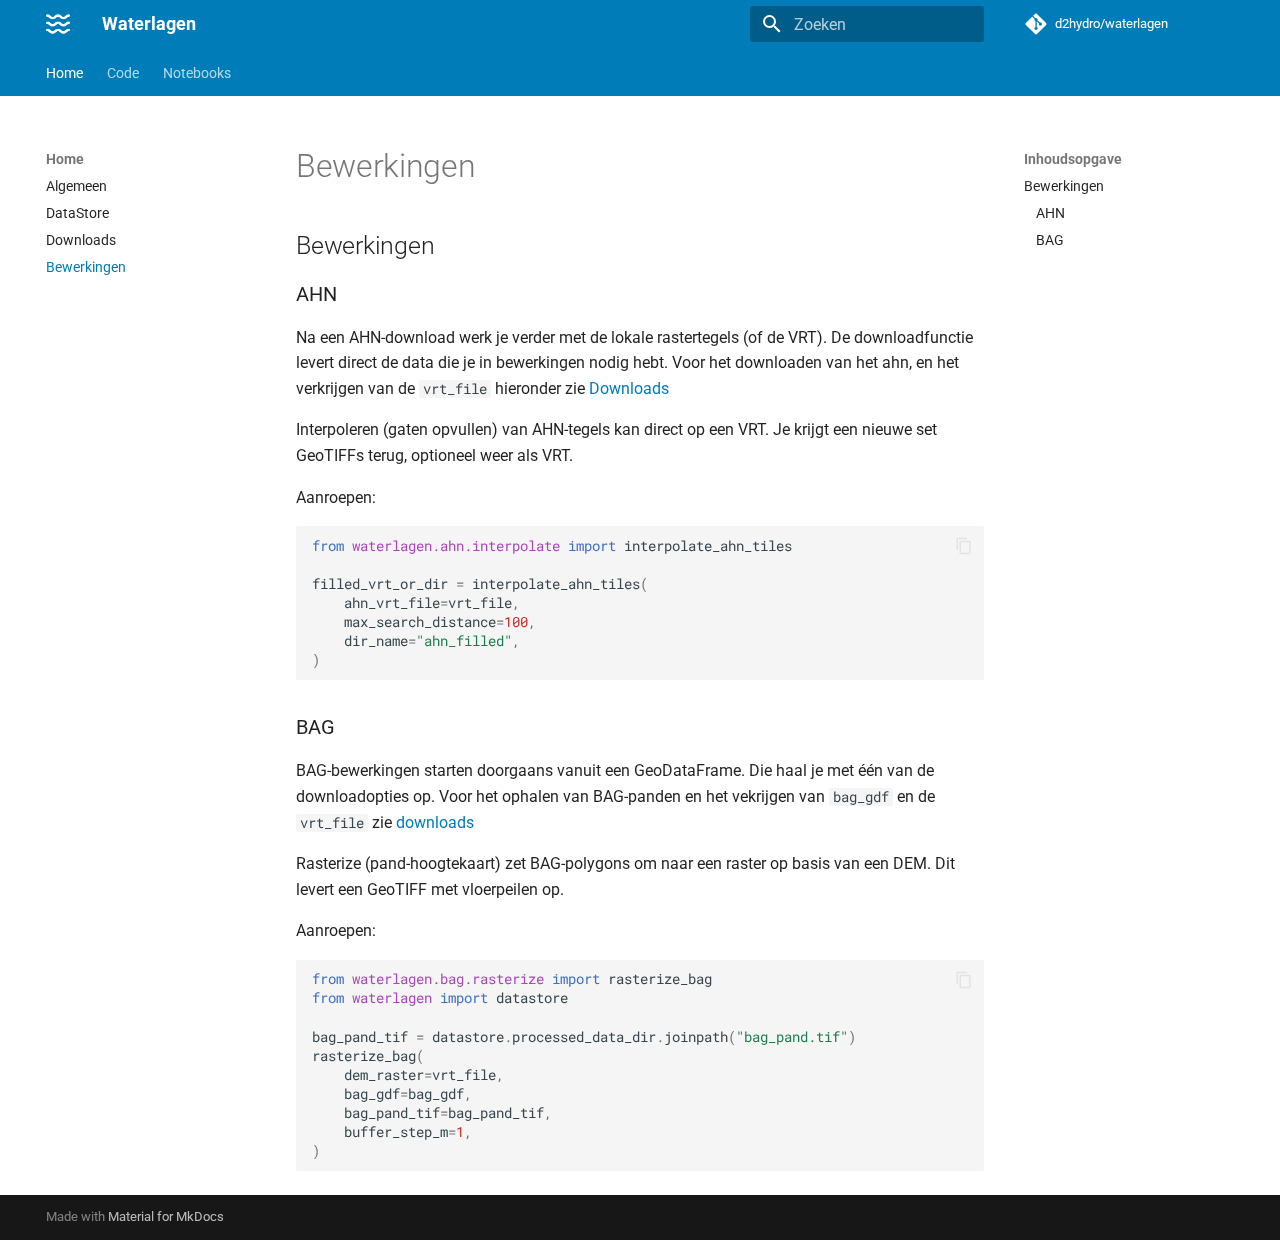
<file: bewerkingen/index.html>
<!doctype html>
<html lang="nl" class="no-js">
  <head>
    
      <meta charset="utf-8">
      <meta name="viewport" content="width=device-width,initial-scale=1">
      
      
      
      
        <link rel="prev" href="../downloads/">
      
      
        <link rel="next" href="../reference/ahn/">
      
      
        
      
      
      <link rel="icon" href="../icons/favicon.png">
      <meta name="generator" content="mkdocs-1.6.1, mkdocs-material-9.7.1">
    
    
      
        <title>Bewerkingen - Waterlagen</title>
      
    
    
      <link rel="stylesheet" href="../assets/stylesheets/main.484c7ddc.min.css">
      
        
        <link rel="stylesheet" href="../assets/stylesheets/palette.ab4e12ef.min.css">
      
      


    
    
      
    
    
      
        
        
        <link rel="preconnect" href="https://fonts.gstatic.com" crossorigin>
        <link rel="stylesheet" href="https://fonts.googleapis.com/css?family=Roboto:300,300i,400,400i,700,700i%7CRoboto+Mono:400,400i,700,700i&display=fallback">
        <style>:root{--md-text-font:"Roboto";--md-code-font:"Roboto Mono"}</style>
      
    
    
      <link rel="stylesheet" href="../assets/_mkdocstrings.css">
    
      <link rel="stylesheet" href="../stylesheets/extra.css">
    
    <script>__md_scope=new URL("..",location),__md_hash=e=>[...e].reduce(((e,_)=>(e<<5)-e+_.charCodeAt(0)),0),__md_get=(e,_=localStorage,t=__md_scope)=>JSON.parse(_.getItem(t.pathname+"."+e)),__md_set=(e,_,t=localStorage,a=__md_scope)=>{try{t.setItem(a.pathname+"."+e,JSON.stringify(_))}catch(e){}}</script>
    
      

    
    
  </head>
  
  
    
    
    
    
    
    <body dir="ltr" data-md-color-scheme="default" data-md-color-primary="custom" data-md-color-accent="indigo">
  
    
    <input class="md-toggle" data-md-toggle="drawer" type="checkbox" id="__drawer" autocomplete="off">
    <input class="md-toggle" data-md-toggle="search" type="checkbox" id="__search" autocomplete="off">
    <label class="md-overlay" for="__drawer"></label>
    <div data-md-component="skip">
      
        
        <a href="#bewerkingen" class="md-skip">
          Ga naar inhoud
        </a>
      
    </div>
    <div data-md-component="announce">
      
    </div>
    
    
      

<header class="md-header" data-md-component="header">
  <nav class="md-header__inner md-grid" aria-label="Header">
    <a href=".." title="Waterlagen" class="md-header__button md-logo" aria-label="Waterlagen" data-md-component="logo">
      
  <img src="../icons/logo.png" alt="logo">

    </a>
    <label class="md-header__button md-icon" for="__drawer">
      
      <svg xmlns="http://www.w3.org/2000/svg" viewBox="0 0 24 24"><path d="M3 6h18v2H3zm0 5h18v2H3zm0 5h18v2H3z"/></svg>
    </label>
    <div class="md-header__title" data-md-component="header-title">
      <div class="md-header__ellipsis">
        <div class="md-header__topic">
          <span class="md-ellipsis">
            Waterlagen
          </span>
        </div>
        <div class="md-header__topic" data-md-component="header-topic">
          <span class="md-ellipsis">
            
              Bewerkingen
            
          </span>
        </div>
      </div>
    </div>
    
      
    
    
    
    
      
      
        <label class="md-header__button md-icon" for="__search">
          
          <svg xmlns="http://www.w3.org/2000/svg" viewBox="0 0 24 24"><path d="M9.5 3A6.5 6.5 0 0 1 16 9.5c0 1.61-.59 3.09-1.56 4.23l.27.27h.79l5 5-1.5 1.5-5-5v-.79l-.27-.27A6.52 6.52 0 0 1 9.5 16 6.5 6.5 0 0 1 3 9.5 6.5 6.5 0 0 1 9.5 3m0 2C7 5 5 7 5 9.5S7 14 9.5 14 14 12 14 9.5 12 5 9.5 5"/></svg>
        </label>
        <div class="md-search" data-md-component="search" role="dialog">
  <label class="md-search__overlay" for="__search"></label>
  <div class="md-search__inner" role="search">
    <form class="md-search__form" name="search">
      <input type="text" class="md-search__input" name="query" aria-label="Zoeken" placeholder="Zoeken" autocapitalize="off" autocorrect="off" autocomplete="off" spellcheck="false" data-md-component="search-query" required>
      <label class="md-search__icon md-icon" for="__search">
        
        <svg xmlns="http://www.w3.org/2000/svg" viewBox="0 0 24 24"><path d="M9.5 3A6.5 6.5 0 0 1 16 9.5c0 1.61-.59 3.09-1.56 4.23l.27.27h.79l5 5-1.5 1.5-5-5v-.79l-.27-.27A6.52 6.52 0 0 1 9.5 16 6.5 6.5 0 0 1 3 9.5 6.5 6.5 0 0 1 9.5 3m0 2C7 5 5 7 5 9.5S7 14 9.5 14 14 12 14 9.5 12 5 9.5 5"/></svg>
        
        <svg xmlns="http://www.w3.org/2000/svg" viewBox="0 0 24 24"><path d="M20 11v2H8l5.5 5.5-1.42 1.42L4.16 12l7.92-7.92L13.5 5.5 8 11z"/></svg>
      </label>
      <nav class="md-search__options" aria-label="Zoeken">
        
        <button type="reset" class="md-search__icon md-icon" title="Leegmaken" aria-label="Leegmaken" tabindex="-1">
          
          <svg xmlns="http://www.w3.org/2000/svg" viewBox="0 0 24 24"><path d="M19 6.41 17.59 5 12 10.59 6.41 5 5 6.41 10.59 12 5 17.59 6.41 19 12 13.41 17.59 19 19 17.59 13.41 12z"/></svg>
        </button>
      </nav>
      
    </form>
    <div class="md-search__output">
      <div class="md-search__scrollwrap" tabindex="0" data-md-scrollfix>
        <div class="md-search-result" data-md-component="search-result">
          <div class="md-search-result__meta">
            Zoeken initialiseren
          </div>
          <ol class="md-search-result__list" role="presentation"></ol>
        </div>
      </div>
    </div>
  </div>
</div>
      
    
    
      <div class="md-header__source">
        <a href="https://github.com/d2hydro/waterlagen" title="Ga naar repository" class="md-source" data-md-component="source">
  <div class="md-source__icon md-icon">
    
    <svg xmlns="http://www.w3.org/2000/svg" viewBox="0 0 448 512"><!--! Font Awesome Free 7.1.0 by @fontawesome - https://fontawesome.com License - https://fontawesome.com/license/free (Icons: CC BY 4.0, Fonts: SIL OFL 1.1, Code: MIT License) Copyright 2025 Fonticons, Inc.--><path d="M439.6 236.1 244 40.5c-5.4-5.5-12.8-8.5-20.4-8.5s-15 3-20.4 8.4L162.5 81l51.5 51.5c27.1-9.1 52.7 16.8 43.4 43.7l49.7 49.7c34.2-11.8 61.2 31 35.5 56.7-26.5 26.5-70.2-2.9-56-37.3L240.3 199v121.9c25.3 12.5 22.3 41.8 9.1 55-6.4 6.4-15.2 10.1-24.3 10.1s-17.8-3.6-24.3-10.1c-17.6-17.6-11.1-46.9 11.2-56v-123c-20.8-8.5-24.6-30.7-18.6-45L142.6 101 8.5 235.1C3 240.6 0 247.9 0 255.5s3 15 8.5 20.4l195.6 195.7c5.4 5.4 12.7 8.4 20.4 8.4s15-3 20.4-8.4l194.7-194.7c5.4-5.4 8.4-12.8 8.4-20.4s-3-15-8.4-20.4"/></svg>
  </div>
  <div class="md-source__repository">
    d2hydro/waterlagen
  </div>
</a>
      </div>
    
  </nav>
  
</header>
    
    <div class="md-container" data-md-component="container">
      
      
        
          
            
<nav class="md-tabs" aria-label="Tabs" data-md-component="tabs">
  <div class="md-grid">
    <ul class="md-tabs__list">
      
        
  
  
  
    
  
  
    
    
      <li class="md-tabs__item md-tabs__item--active">
        <a href=".." class="md-tabs__link">
          
  
  
  Home

        </a>
      </li>
    
  

      
        
  
  
  
  
    
    
      <li class="md-tabs__item">
        <a href="../reference/ahn/" class="md-tabs__link">
          
  
  
  Code

        </a>
      </li>
    
  

      
        
  
  
  
  
    
    
      <li class="md-tabs__item">
        <a href="../notebooks/dem_alkmaar/" class="md-tabs__link">
          
  
  
  Notebooks

        </a>
      </li>
    
  

      
    </ul>
  </div>
</nav>
          
        
      
      <main class="md-main" data-md-component="main">
        <div class="md-main__inner md-grid">
          
            
              
              <div class="md-sidebar md-sidebar--primary" data-md-component="sidebar" data-md-type="navigation" >
                <div class="md-sidebar__scrollwrap">
                  <div class="md-sidebar__inner">
                    


  


<nav class="md-nav md-nav--primary md-nav--lifted" aria-label="Navigatie" data-md-level="0">
  <label class="md-nav__title" for="__drawer">
    <a href=".." title="Waterlagen" class="md-nav__button md-logo" aria-label="Waterlagen" data-md-component="logo">
      
  <img src="../icons/logo.png" alt="logo">

    </a>
    Waterlagen
  </label>
  
    <div class="md-nav__source">
      <a href="https://github.com/d2hydro/waterlagen" title="Ga naar repository" class="md-source" data-md-component="source">
  <div class="md-source__icon md-icon">
    
    <svg xmlns="http://www.w3.org/2000/svg" viewBox="0 0 448 512"><!--! Font Awesome Free 7.1.0 by @fontawesome - https://fontawesome.com License - https://fontawesome.com/license/free (Icons: CC BY 4.0, Fonts: SIL OFL 1.1, Code: MIT License) Copyright 2025 Fonticons, Inc.--><path d="M439.6 236.1 244 40.5c-5.4-5.5-12.8-8.5-20.4-8.5s-15 3-20.4 8.4L162.5 81l51.5 51.5c27.1-9.1 52.7 16.8 43.4 43.7l49.7 49.7c34.2-11.8 61.2 31 35.5 56.7-26.5 26.5-70.2-2.9-56-37.3L240.3 199v121.9c25.3 12.5 22.3 41.8 9.1 55-6.4 6.4-15.2 10.1-24.3 10.1s-17.8-3.6-24.3-10.1c-17.6-17.6-11.1-46.9 11.2-56v-123c-20.8-8.5-24.6-30.7-18.6-45L142.6 101 8.5 235.1C3 240.6 0 247.9 0 255.5s3 15 8.5 20.4l195.6 195.7c5.4 5.4 12.7 8.4 20.4 8.4s15-3 20.4-8.4l194.7-194.7c5.4-5.4 8.4-12.8 8.4-20.4s-3-15-8.4-20.4"/></svg>
  </div>
  <div class="md-source__repository">
    d2hydro/waterlagen
  </div>
</a>
    </div>
  
  <ul class="md-nav__list" data-md-scrollfix>
    
      
      
  
  
    
  
  
  
    
    
    
    
      
        
        
      
      
    
    
    <li class="md-nav__item md-nav__item--active md-nav__item--section md-nav__item--nested">
      
        
        
        <input class="md-nav__toggle md-toggle " type="checkbox" id="__nav_1" checked>
        
          
          <label class="md-nav__link" for="__nav_1" id="__nav_1_label" tabindex="">
            
  
  
  <span class="md-ellipsis">
    
  
    Home
  

    
  </span>
  
  

            <span class="md-nav__icon md-icon"></span>
          </label>
        
        <nav class="md-nav" data-md-level="1" aria-labelledby="__nav_1_label" aria-expanded="true">
          <label class="md-nav__title" for="__nav_1">
            <span class="md-nav__icon md-icon"></span>
            
  
    Home
  

          </label>
          <ul class="md-nav__list" data-md-scrollfix>
            
              
                
  
  
  
  
    <li class="md-nav__item">
      <a href=".." class="md-nav__link">
        
  
  
  <span class="md-ellipsis">
    
  
    Algemeen
  

    
  </span>
  
  

      </a>
    </li>
  

              
            
              
                
  
  
  
  
    <li class="md-nav__item">
      <a href="../datastore/" class="md-nav__link">
        
  
  
  <span class="md-ellipsis">
    
  
    DataStore
  

    
  </span>
  
  

      </a>
    </li>
  

              
            
              
                
  
  
  
  
    <li class="md-nav__item">
      <a href="../downloads/" class="md-nav__link">
        
  
  
  <span class="md-ellipsis">
    
  
    Downloads
  

    
  </span>
  
  

      </a>
    </li>
  

              
            
              
                
  
  
    
  
  
  
    <li class="md-nav__item md-nav__item--active">
      
      <input class="md-nav__toggle md-toggle" type="checkbox" id="__toc">
      
      
      
        <label class="md-nav__link md-nav__link--active" for="__toc">
          
  
  
  <span class="md-ellipsis">
    
  
    Bewerkingen
  

    
  </span>
  
  

          <span class="md-nav__icon md-icon"></span>
        </label>
      
      <a href="./" class="md-nav__link md-nav__link--active">
        
  
  
  <span class="md-ellipsis">
    
  
    Bewerkingen
  

    
  </span>
  
  

      </a>
      
        

<nav class="md-nav md-nav--secondary" aria-label="Inhoudsopgave">
  
  
  
  
    <label class="md-nav__title" for="__toc">
      <span class="md-nav__icon md-icon"></span>
      Inhoudsopgave
    </label>
    <ul class="md-nav__list" data-md-component="toc" data-md-scrollfix>
      
        <li class="md-nav__item">
  <a href="#bewerkingen" class="md-nav__link">
    <span class="md-ellipsis">
      
        Bewerkingen
      
    </span>
  </a>
  
    <nav class="md-nav" aria-label="Bewerkingen">
      <ul class="md-nav__list">
        
          <li class="md-nav__item">
  <a href="#ahn" class="md-nav__link">
    <span class="md-ellipsis">
      
        AHN
      
    </span>
  </a>
  
</li>
        
          <li class="md-nav__item">
  <a href="#bag" class="md-nav__link">
    <span class="md-ellipsis">
      
        BAG
      
    </span>
  </a>
  
</li>
        
      </ul>
    </nav>
  
</li>
      
    </ul>
  
</nav>
      
    </li>
  

              
            
          </ul>
        </nav>
      
    </li>
  

    
      
      
  
  
  
  
    
    
    
    
      
      
    
    
    <li class="md-nav__item md-nav__item--nested">
      
        
        
        <input class="md-nav__toggle md-toggle " type="checkbox" id="__nav_2" >
        
          
          <label class="md-nav__link" for="__nav_2" id="__nav_2_label" tabindex="0">
            
  
  
  <span class="md-ellipsis">
    
  
    Code
  

    
  </span>
  
  

            <span class="md-nav__icon md-icon"></span>
          </label>
        
        <nav class="md-nav" data-md-level="1" aria-labelledby="__nav_2_label" aria-expanded="false">
          <label class="md-nav__title" for="__nav_2">
            <span class="md-nav__icon md-icon"></span>
            
  
    Code
  

          </label>
          <ul class="md-nav__list" data-md-scrollfix>
            
              
                
  
  
  
  
    <li class="md-nav__item">
      <a href="../reference/ahn/" class="md-nav__link">
        
  
  
  <span class="md-ellipsis">
    
  
    AHN
  

    
  </span>
  
  

      </a>
    </li>
  

              
            
              
                
  
  
  
  
    <li class="md-nav__item">
      <a href="../reference/bag/" class="md-nav__link">
        
  
  
  <span class="md-ellipsis">
    
  
    BAG
  

    
  </span>
  
  

      </a>
    </li>
  

              
            
              
                
  
  
  
  
    <li class="md-nav__item">
      <a href="../reference/bgt/" class="md-nav__link">
        
  
  
  <span class="md-ellipsis">
    
  
    BGT
  

    
  </span>
  
  

      </a>
    </li>
  

              
            
              
                
  
  
  
  
    <li class="md-nav__item">
      <a href="../reference/datastore/" class="md-nav__link">
        
  
  
  <span class="md-ellipsis">
    
  
    DataStore
  

    
  </span>
  
  

      </a>
    </li>
  

              
            
          </ul>
        </nav>
      
    </li>
  

    
      
      
  
  
  
  
    
    
    
    
      
      
    
    
    <li class="md-nav__item md-nav__item--nested">
      
        
        
        <input class="md-nav__toggle md-toggle " type="checkbox" id="__nav_3" >
        
          
          <label class="md-nav__link" for="__nav_3" id="__nav_3_label" tabindex="0">
            
  
  
  <span class="md-ellipsis">
    
  
    Notebooks
  

    
  </span>
  
  

            <span class="md-nav__icon md-icon"></span>
          </label>
        
        <nav class="md-nav" data-md-level="1" aria-labelledby="__nav_3_label" aria-expanded="false">
          <label class="md-nav__title" for="__nav_3">
            <span class="md-nav__icon md-icon"></span>
            
  
    Notebooks
  

          </label>
          <ul class="md-nav__list" data-md-scrollfix>
            
              
                
  
  
  
  
    <li class="md-nav__item">
      <a href="../notebooks/dem_alkmaar/" class="md-nav__link">
        
  
  
  <span class="md-ellipsis">
    
  
    DEM Alkmaar
  

    
  </span>
  
  

      </a>
    </li>
  

              
            
          </ul>
        </nav>
      
    </li>
  

    
  </ul>
</nav>
                  </div>
                </div>
              </div>
            
            
              
              <div class="md-sidebar md-sidebar--secondary" data-md-component="sidebar" data-md-type="toc" >
                <div class="md-sidebar__scrollwrap">
                  <div class="md-sidebar__inner">
                    

<nav class="md-nav md-nav--secondary" aria-label="Inhoudsopgave">
  
  
  
  
    <label class="md-nav__title" for="__toc">
      <span class="md-nav__icon md-icon"></span>
      Inhoudsopgave
    </label>
    <ul class="md-nav__list" data-md-component="toc" data-md-scrollfix>
      
        <li class="md-nav__item">
  <a href="#bewerkingen" class="md-nav__link">
    <span class="md-ellipsis">
      
        Bewerkingen
      
    </span>
  </a>
  
    <nav class="md-nav" aria-label="Bewerkingen">
      <ul class="md-nav__list">
        
          <li class="md-nav__item">
  <a href="#ahn" class="md-nav__link">
    <span class="md-ellipsis">
      
        AHN
      
    </span>
  </a>
  
</li>
        
          <li class="md-nav__item">
  <a href="#bag" class="md-nav__link">
    <span class="md-ellipsis">
      
        BAG
      
    </span>
  </a>
  
</li>
        
      </ul>
    </nav>
  
</li>
      
    </ul>
  
</nav>
                  </div>
                </div>
              </div>
            
          
          
            <div class="md-content" data-md-component="content">
              
              <article class="md-content__inner md-typeset">
                
                  


  
  


  <h1>Bewerkingen</h1>

<h2 id="bewerkingen">Bewerkingen</h2>
<h3 id="ahn">AHN</h3>
<p>Na een AHN‑download werk je verder met de lokale rastertegels (of de VRT). De downloadfunctie levert direct de data die je in bewerkingen nodig hebt. Voor het downloaden van het ahn, en het verkrijgen van de <code>vrt_file</code> hieronder zie <a href="../downloads/#ahn">Downloads</a></p>
<p>Interpoleren (gaten opvullen) van AHN‑tegels kan direct op een VRT. Je krijgt een nieuwe set GeoTIFFs terug, optioneel weer als VRT.</p>
<p>Aanroepen:
<div class="highlight"><pre><span></span><code><span class="kn">from</span><span class="w"> </span><span class="nn">waterlagen.ahn.interpolate</span><span class="w"> </span><span class="kn">import</span> <span class="n">interpolate_ahn_tiles</span>

<span class="n">filled_vrt_or_dir</span> <span class="o">=</span> <span class="n">interpolate_ahn_tiles</span><span class="p">(</span>
    <span class="n">ahn_vrt_file</span><span class="o">=</span><span class="n">vrt_file</span><span class="p">,</span>
    <span class="n">max_search_distance</span><span class="o">=</span><span class="mi">100</span><span class="p">,</span>
    <span class="n">dir_name</span><span class="o">=</span><span class="s2">&quot;ahn_filled&quot;</span><span class="p">,</span>
<span class="p">)</span>
</code></pre></div></p>
<h3 id="bag">BAG</h3>
<p>BAG‑bewerkingen starten doorgaans vanuit een GeoDataFrame. Die haal je met één van de downloadopties op. Voor het ophalen van BAG-panden en het vekrijgen van <code>bag_gdf</code> en de <code>vrt_file</code> zie <a href="../downloads/">downloads</a></p>
<p>Rasterize (pand‑hoogtekaart) zet BAG‑polygons om naar een raster op basis van een DEM. Dit levert een GeoTIFF met vloerpeilen op.</p>
<p>Aanroepen:
<div class="highlight"><pre><span></span><code><span class="kn">from</span><span class="w"> </span><span class="nn">waterlagen.bag.rasterize</span><span class="w"> </span><span class="kn">import</span> <span class="n">rasterize_bag</span>
<span class="kn">from</span><span class="w"> </span><span class="nn">waterlagen</span><span class="w"> </span><span class="kn">import</span> <span class="n">datastore</span>

<span class="n">bag_pand_tif</span> <span class="o">=</span> <span class="n">datastore</span><span class="o">.</span><span class="n">processed_data_dir</span><span class="o">.</span><span class="n">joinpath</span><span class="p">(</span><span class="s2">&quot;bag_pand.tif&quot;</span><span class="p">)</span>
<span class="n">rasterize_bag</span><span class="p">(</span>
    <span class="n">dem_raster</span><span class="o">=</span><span class="n">vrt_file</span><span class="p">,</span>
    <span class="n">bag_gdf</span><span class="o">=</span><span class="n">bag_gdf</span><span class="p">,</span>
    <span class="n">bag_pand_tif</span><span class="o">=</span><span class="n">bag_pand_tif</span><span class="p">,</span>
    <span class="n">buffer_step_m</span><span class="o">=</span><span class="mi">1</span><span class="p">,</span>
<span class="p">)</span>
</code></pre></div></p>












                
              </article>
            </div>
          
          
<script>var target=document.getElementById(location.hash.slice(1));target&&target.name&&(target.checked=target.name.startsWith("__tabbed_"))</script>
        </div>
        
      </main>
      
        <footer class="md-footer">
  
  <div class="md-footer-meta md-typeset">
    <div class="md-footer-meta__inner md-grid">
      <div class="md-copyright">
  
  
    Made with
    <a href="https://squidfunk.github.io/mkdocs-material/" target="_blank" rel="noopener">
      Material for MkDocs
    </a>
  
</div>
      
    </div>
  </div>
</footer>
      
    </div>
    <div class="md-dialog" data-md-component="dialog">
      <div class="md-dialog__inner md-typeset"></div>
    </div>
    
    
    
      
      
      <script id="__config" type="application/json">{"annotate": null, "base": "..", "features": ["navigation.tabs", "content.code.copy"], "search": "../assets/javascripts/workers/search.2c215733.min.js", "tags": null, "translations": {"clipboard.copied": "Gekopieerd naar klembord", "clipboard.copy": "Kopi\u00ebren naar klembord", "search.result.more.one": "1 extra overeenkomst op deze pagina", "search.result.more.other": "# extra overeenkomsten op deze pagina", "search.result.none": "Geen overeenkomende documenten", "search.result.one": "1 overeenkomende document", "search.result.other": "# overeenkomende documenten", "search.result.placeholder": "Typ om te beginnen met zoeken", "search.result.term.missing": "Ontbreekt", "select.version": "Selecteer versie"}, "version": null}</script>
    
    
      <script src="../assets/javascripts/bundle.79ae519e.min.js"></script>
      
    
  </body>
</html>
</file>
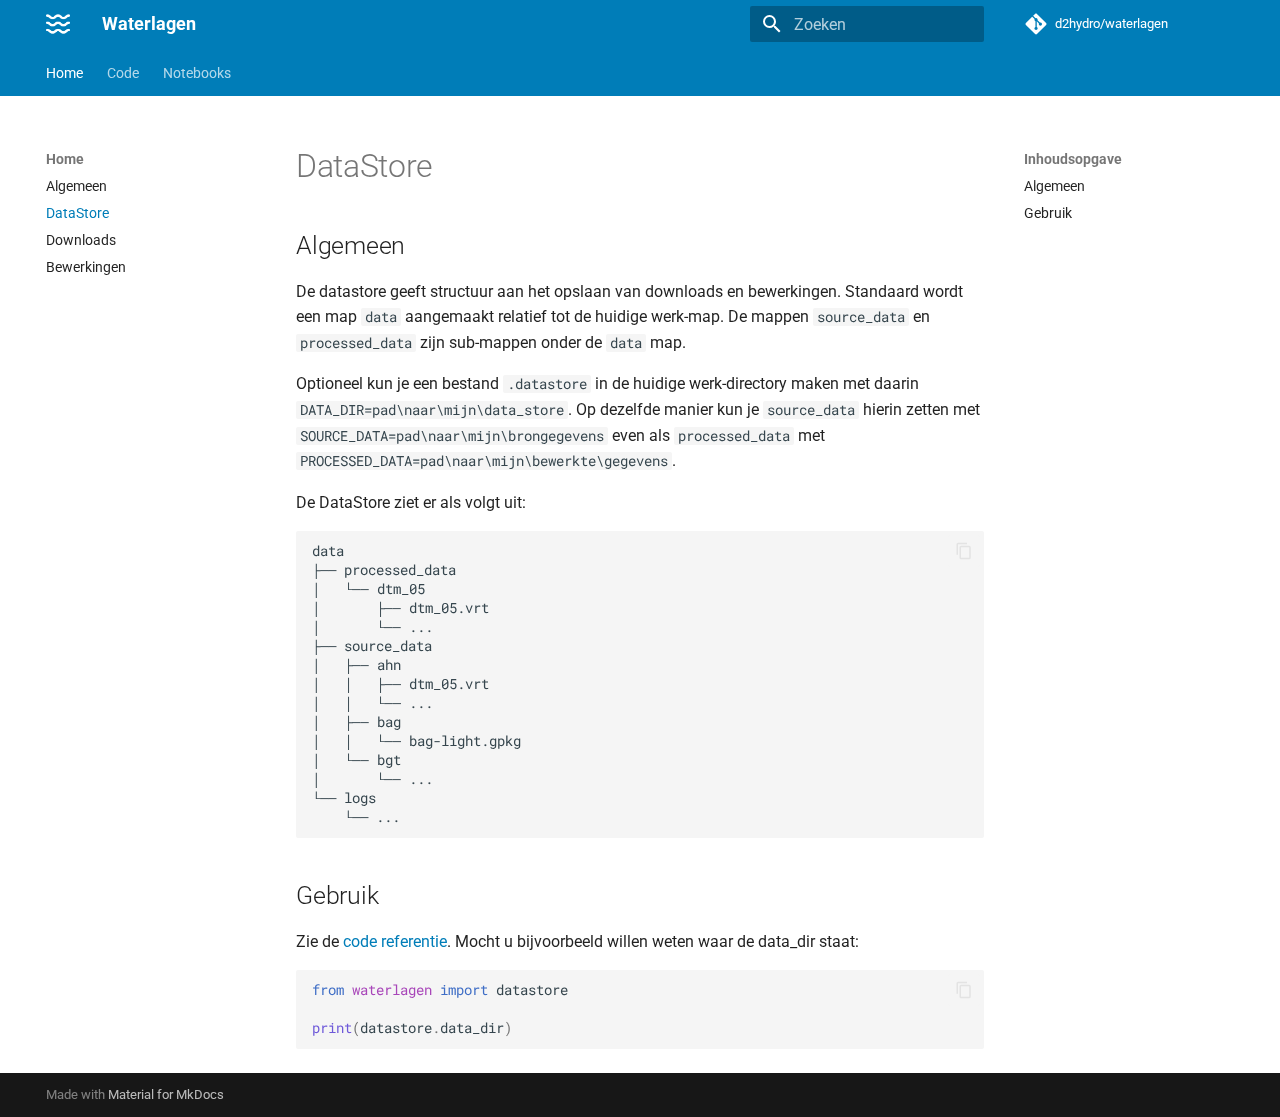
<file: datastore/index.html>
<!doctype html>
<html lang="nl" class="no-js">
  <head>
    
      <meta charset="utf-8">
      <meta name="viewport" content="width=device-width,initial-scale=1">
      
      
      
      
        <link rel="prev" href="..">
      
      
        <link rel="next" href="../downloads/">
      
      
        
      
      
      <link rel="icon" href="../icons/favicon.png">
      <meta name="generator" content="mkdocs-1.6.1, mkdocs-material-9.7.1">
    
    
      
        <title>DataStore - Waterlagen</title>
      
    
    
      <link rel="stylesheet" href="../assets/stylesheets/main.484c7ddc.min.css">
      
        
        <link rel="stylesheet" href="../assets/stylesheets/palette.ab4e12ef.min.css">
      
      


    
    
      
    
    
      
        
        
        <link rel="preconnect" href="https://fonts.gstatic.com" crossorigin>
        <link rel="stylesheet" href="https://fonts.googleapis.com/css?family=Roboto:300,300i,400,400i,700,700i%7CRoboto+Mono:400,400i,700,700i&display=fallback">
        <style>:root{--md-text-font:"Roboto";--md-code-font:"Roboto Mono"}</style>
      
    
    
      <link rel="stylesheet" href="../assets/_mkdocstrings.css">
    
      <link rel="stylesheet" href="../stylesheets/extra.css">
    
    <script>__md_scope=new URL("..",location),__md_hash=e=>[...e].reduce(((e,_)=>(e<<5)-e+_.charCodeAt(0)),0),__md_get=(e,_=localStorage,t=__md_scope)=>JSON.parse(_.getItem(t.pathname+"."+e)),__md_set=(e,_,t=localStorage,a=__md_scope)=>{try{t.setItem(a.pathname+"."+e,JSON.stringify(_))}catch(e){}}</script>
    
      

    
    
  </head>
  
  
    
    
    
    
    
    <body dir="ltr" data-md-color-scheme="default" data-md-color-primary="custom" data-md-color-accent="indigo">
  
    
    <input class="md-toggle" data-md-toggle="drawer" type="checkbox" id="__drawer" autocomplete="off">
    <input class="md-toggle" data-md-toggle="search" type="checkbox" id="__search" autocomplete="off">
    <label class="md-overlay" for="__drawer"></label>
    <div data-md-component="skip">
      
        
        <a href="#algemeen" class="md-skip">
          Ga naar inhoud
        </a>
      
    </div>
    <div data-md-component="announce">
      
    </div>
    
    
      

<header class="md-header" data-md-component="header">
  <nav class="md-header__inner md-grid" aria-label="Header">
    <a href=".." title="Waterlagen" class="md-header__button md-logo" aria-label="Waterlagen" data-md-component="logo">
      
  <img src="../icons/logo.png" alt="logo">

    </a>
    <label class="md-header__button md-icon" for="__drawer">
      
      <svg xmlns="http://www.w3.org/2000/svg" viewBox="0 0 24 24"><path d="M3 6h18v2H3zm0 5h18v2H3zm0 5h18v2H3z"/></svg>
    </label>
    <div class="md-header__title" data-md-component="header-title">
      <div class="md-header__ellipsis">
        <div class="md-header__topic">
          <span class="md-ellipsis">
            Waterlagen
          </span>
        </div>
        <div class="md-header__topic" data-md-component="header-topic">
          <span class="md-ellipsis">
            
              DataStore
            
          </span>
        </div>
      </div>
    </div>
    
      
    
    
    
    
      
      
        <label class="md-header__button md-icon" for="__search">
          
          <svg xmlns="http://www.w3.org/2000/svg" viewBox="0 0 24 24"><path d="M9.5 3A6.5 6.5 0 0 1 16 9.5c0 1.61-.59 3.09-1.56 4.23l.27.27h.79l5 5-1.5 1.5-5-5v-.79l-.27-.27A6.52 6.52 0 0 1 9.5 16 6.5 6.5 0 0 1 3 9.5 6.5 6.5 0 0 1 9.5 3m0 2C7 5 5 7 5 9.5S7 14 9.5 14 14 12 14 9.5 12 5 9.5 5"/></svg>
        </label>
        <div class="md-search" data-md-component="search" role="dialog">
  <label class="md-search__overlay" for="__search"></label>
  <div class="md-search__inner" role="search">
    <form class="md-search__form" name="search">
      <input type="text" class="md-search__input" name="query" aria-label="Zoeken" placeholder="Zoeken" autocapitalize="off" autocorrect="off" autocomplete="off" spellcheck="false" data-md-component="search-query" required>
      <label class="md-search__icon md-icon" for="__search">
        
        <svg xmlns="http://www.w3.org/2000/svg" viewBox="0 0 24 24"><path d="M9.5 3A6.5 6.5 0 0 1 16 9.5c0 1.61-.59 3.09-1.56 4.23l.27.27h.79l5 5-1.5 1.5-5-5v-.79l-.27-.27A6.52 6.52 0 0 1 9.5 16 6.5 6.5 0 0 1 3 9.5 6.5 6.5 0 0 1 9.5 3m0 2C7 5 5 7 5 9.5S7 14 9.5 14 14 12 14 9.5 12 5 9.5 5"/></svg>
        
        <svg xmlns="http://www.w3.org/2000/svg" viewBox="0 0 24 24"><path d="M20 11v2H8l5.5 5.5-1.42 1.42L4.16 12l7.92-7.92L13.5 5.5 8 11z"/></svg>
      </label>
      <nav class="md-search__options" aria-label="Zoeken">
        
        <button type="reset" class="md-search__icon md-icon" title="Leegmaken" aria-label="Leegmaken" tabindex="-1">
          
          <svg xmlns="http://www.w3.org/2000/svg" viewBox="0 0 24 24"><path d="M19 6.41 17.59 5 12 10.59 6.41 5 5 6.41 10.59 12 5 17.59 6.41 19 12 13.41 17.59 19 19 17.59 13.41 12z"/></svg>
        </button>
      </nav>
      
    </form>
    <div class="md-search__output">
      <div class="md-search__scrollwrap" tabindex="0" data-md-scrollfix>
        <div class="md-search-result" data-md-component="search-result">
          <div class="md-search-result__meta">
            Zoeken initialiseren
          </div>
          <ol class="md-search-result__list" role="presentation"></ol>
        </div>
      </div>
    </div>
  </div>
</div>
      
    
    
      <div class="md-header__source">
        <a href="https://github.com/d2hydro/waterlagen" title="Ga naar repository" class="md-source" data-md-component="source">
  <div class="md-source__icon md-icon">
    
    <svg xmlns="http://www.w3.org/2000/svg" viewBox="0 0 448 512"><!--! Font Awesome Free 7.1.0 by @fontawesome - https://fontawesome.com License - https://fontawesome.com/license/free (Icons: CC BY 4.0, Fonts: SIL OFL 1.1, Code: MIT License) Copyright 2025 Fonticons, Inc.--><path d="M439.6 236.1 244 40.5c-5.4-5.5-12.8-8.5-20.4-8.5s-15 3-20.4 8.4L162.5 81l51.5 51.5c27.1-9.1 52.7 16.8 43.4 43.7l49.7 49.7c34.2-11.8 61.2 31 35.5 56.7-26.5 26.5-70.2-2.9-56-37.3L240.3 199v121.9c25.3 12.5 22.3 41.8 9.1 55-6.4 6.4-15.2 10.1-24.3 10.1s-17.8-3.6-24.3-10.1c-17.6-17.6-11.1-46.9 11.2-56v-123c-20.8-8.5-24.6-30.7-18.6-45L142.6 101 8.5 235.1C3 240.6 0 247.9 0 255.5s3 15 8.5 20.4l195.6 195.7c5.4 5.4 12.7 8.4 20.4 8.4s15-3 20.4-8.4l194.7-194.7c5.4-5.4 8.4-12.8 8.4-20.4s-3-15-8.4-20.4"/></svg>
  </div>
  <div class="md-source__repository">
    d2hydro/waterlagen
  </div>
</a>
      </div>
    
  </nav>
  
</header>
    
    <div class="md-container" data-md-component="container">
      
      
        
          
            
<nav class="md-tabs" aria-label="Tabs" data-md-component="tabs">
  <div class="md-grid">
    <ul class="md-tabs__list">
      
        
  
  
  
    
  
  
    
    
      <li class="md-tabs__item md-tabs__item--active">
        <a href=".." class="md-tabs__link">
          
  
  
  Home

        </a>
      </li>
    
  

      
        
  
  
  
  
    
    
      <li class="md-tabs__item">
        <a href="../reference/ahn/" class="md-tabs__link">
          
  
  
  Code

        </a>
      </li>
    
  

      
        
  
  
  
  
    
    
      <li class="md-tabs__item">
        <a href="../notebooks/dem_alkmaar/" class="md-tabs__link">
          
  
  
  Notebooks

        </a>
      </li>
    
  

      
    </ul>
  </div>
</nav>
          
        
      
      <main class="md-main" data-md-component="main">
        <div class="md-main__inner md-grid">
          
            
              
              <div class="md-sidebar md-sidebar--primary" data-md-component="sidebar" data-md-type="navigation" >
                <div class="md-sidebar__scrollwrap">
                  <div class="md-sidebar__inner">
                    


  


<nav class="md-nav md-nav--primary md-nav--lifted" aria-label="Navigatie" data-md-level="0">
  <label class="md-nav__title" for="__drawer">
    <a href=".." title="Waterlagen" class="md-nav__button md-logo" aria-label="Waterlagen" data-md-component="logo">
      
  <img src="../icons/logo.png" alt="logo">

    </a>
    Waterlagen
  </label>
  
    <div class="md-nav__source">
      <a href="https://github.com/d2hydro/waterlagen" title="Ga naar repository" class="md-source" data-md-component="source">
  <div class="md-source__icon md-icon">
    
    <svg xmlns="http://www.w3.org/2000/svg" viewBox="0 0 448 512"><!--! Font Awesome Free 7.1.0 by @fontawesome - https://fontawesome.com License - https://fontawesome.com/license/free (Icons: CC BY 4.0, Fonts: SIL OFL 1.1, Code: MIT License) Copyright 2025 Fonticons, Inc.--><path d="M439.6 236.1 244 40.5c-5.4-5.5-12.8-8.5-20.4-8.5s-15 3-20.4 8.4L162.5 81l51.5 51.5c27.1-9.1 52.7 16.8 43.4 43.7l49.7 49.7c34.2-11.8 61.2 31 35.5 56.7-26.5 26.5-70.2-2.9-56-37.3L240.3 199v121.9c25.3 12.5 22.3 41.8 9.1 55-6.4 6.4-15.2 10.1-24.3 10.1s-17.8-3.6-24.3-10.1c-17.6-17.6-11.1-46.9 11.2-56v-123c-20.8-8.5-24.6-30.7-18.6-45L142.6 101 8.5 235.1C3 240.6 0 247.9 0 255.5s3 15 8.5 20.4l195.6 195.7c5.4 5.4 12.7 8.4 20.4 8.4s15-3 20.4-8.4l194.7-194.7c5.4-5.4 8.4-12.8 8.4-20.4s-3-15-8.4-20.4"/></svg>
  </div>
  <div class="md-source__repository">
    d2hydro/waterlagen
  </div>
</a>
    </div>
  
  <ul class="md-nav__list" data-md-scrollfix>
    
      
      
  
  
    
  
  
  
    
    
    
    
      
        
        
      
      
    
    
    <li class="md-nav__item md-nav__item--active md-nav__item--section md-nav__item--nested">
      
        
        
        <input class="md-nav__toggle md-toggle " type="checkbox" id="__nav_1" checked>
        
          
          <label class="md-nav__link" for="__nav_1" id="__nav_1_label" tabindex="">
            
  
  
  <span class="md-ellipsis">
    
  
    Home
  

    
  </span>
  
  

            <span class="md-nav__icon md-icon"></span>
          </label>
        
        <nav class="md-nav" data-md-level="1" aria-labelledby="__nav_1_label" aria-expanded="true">
          <label class="md-nav__title" for="__nav_1">
            <span class="md-nav__icon md-icon"></span>
            
  
    Home
  

          </label>
          <ul class="md-nav__list" data-md-scrollfix>
            
              
                
  
  
  
  
    <li class="md-nav__item">
      <a href=".." class="md-nav__link">
        
  
  
  <span class="md-ellipsis">
    
  
    Algemeen
  

    
  </span>
  
  

      </a>
    </li>
  

              
            
              
                
  
  
    
  
  
  
    <li class="md-nav__item md-nav__item--active">
      
      <input class="md-nav__toggle md-toggle" type="checkbox" id="__toc">
      
      
      
        <label class="md-nav__link md-nav__link--active" for="__toc">
          
  
  
  <span class="md-ellipsis">
    
  
    DataStore
  

    
  </span>
  
  

          <span class="md-nav__icon md-icon"></span>
        </label>
      
      <a href="./" class="md-nav__link md-nav__link--active">
        
  
  
  <span class="md-ellipsis">
    
  
    DataStore
  

    
  </span>
  
  

      </a>
      
        

<nav class="md-nav md-nav--secondary" aria-label="Inhoudsopgave">
  
  
  
  
    <label class="md-nav__title" for="__toc">
      <span class="md-nav__icon md-icon"></span>
      Inhoudsopgave
    </label>
    <ul class="md-nav__list" data-md-component="toc" data-md-scrollfix>
      
        <li class="md-nav__item">
  <a href="#algemeen" class="md-nav__link">
    <span class="md-ellipsis">
      
        Algemeen
      
    </span>
  </a>
  
</li>
      
        <li class="md-nav__item">
  <a href="#gebruik" class="md-nav__link">
    <span class="md-ellipsis">
      
        Gebruik
      
    </span>
  </a>
  
</li>
      
    </ul>
  
</nav>
      
    </li>
  

              
            
              
                
  
  
  
  
    <li class="md-nav__item">
      <a href="../downloads/" class="md-nav__link">
        
  
  
  <span class="md-ellipsis">
    
  
    Downloads
  

    
  </span>
  
  

      </a>
    </li>
  

              
            
              
                
  
  
  
  
    <li class="md-nav__item">
      <a href="../bewerkingen/" class="md-nav__link">
        
  
  
  <span class="md-ellipsis">
    
  
    Bewerkingen
  

    
  </span>
  
  

      </a>
    </li>
  

              
            
          </ul>
        </nav>
      
    </li>
  

    
      
      
  
  
  
  
    
    
    
    
      
      
    
    
    <li class="md-nav__item md-nav__item--nested">
      
        
        
        <input class="md-nav__toggle md-toggle " type="checkbox" id="__nav_2" >
        
          
          <label class="md-nav__link" for="__nav_2" id="__nav_2_label" tabindex="0">
            
  
  
  <span class="md-ellipsis">
    
  
    Code
  

    
  </span>
  
  

            <span class="md-nav__icon md-icon"></span>
          </label>
        
        <nav class="md-nav" data-md-level="1" aria-labelledby="__nav_2_label" aria-expanded="false">
          <label class="md-nav__title" for="__nav_2">
            <span class="md-nav__icon md-icon"></span>
            
  
    Code
  

          </label>
          <ul class="md-nav__list" data-md-scrollfix>
            
              
                
  
  
  
  
    <li class="md-nav__item">
      <a href="../reference/ahn/" class="md-nav__link">
        
  
  
  <span class="md-ellipsis">
    
  
    AHN
  

    
  </span>
  
  

      </a>
    </li>
  

              
            
              
                
  
  
  
  
    <li class="md-nav__item">
      <a href="../reference/bag/" class="md-nav__link">
        
  
  
  <span class="md-ellipsis">
    
  
    BAG
  

    
  </span>
  
  

      </a>
    </li>
  

              
            
              
                
  
  
  
  
    <li class="md-nav__item">
      <a href="../reference/bgt/" class="md-nav__link">
        
  
  
  <span class="md-ellipsis">
    
  
    BGT
  

    
  </span>
  
  

      </a>
    </li>
  

              
            
              
                
  
  
  
  
    <li class="md-nav__item">
      <a href="../reference/datastore/" class="md-nav__link">
        
  
  
  <span class="md-ellipsis">
    
  
    DataStore
  

    
  </span>
  
  

      </a>
    </li>
  

              
            
          </ul>
        </nav>
      
    </li>
  

    
      
      
  
  
  
  
    
    
    
    
      
      
    
    
    <li class="md-nav__item md-nav__item--nested">
      
        
        
        <input class="md-nav__toggle md-toggle " type="checkbox" id="__nav_3" >
        
          
          <label class="md-nav__link" for="__nav_3" id="__nav_3_label" tabindex="0">
            
  
  
  <span class="md-ellipsis">
    
  
    Notebooks
  

    
  </span>
  
  

            <span class="md-nav__icon md-icon"></span>
          </label>
        
        <nav class="md-nav" data-md-level="1" aria-labelledby="__nav_3_label" aria-expanded="false">
          <label class="md-nav__title" for="__nav_3">
            <span class="md-nav__icon md-icon"></span>
            
  
    Notebooks
  

          </label>
          <ul class="md-nav__list" data-md-scrollfix>
            
              
                
  
  
  
  
    <li class="md-nav__item">
      <a href="../notebooks/dem_alkmaar/" class="md-nav__link">
        
  
  
  <span class="md-ellipsis">
    
  
    DEM Alkmaar
  

    
  </span>
  
  

      </a>
    </li>
  

              
            
          </ul>
        </nav>
      
    </li>
  

    
  </ul>
</nav>
                  </div>
                </div>
              </div>
            
            
              
              <div class="md-sidebar md-sidebar--secondary" data-md-component="sidebar" data-md-type="toc" >
                <div class="md-sidebar__scrollwrap">
                  <div class="md-sidebar__inner">
                    

<nav class="md-nav md-nav--secondary" aria-label="Inhoudsopgave">
  
  
  
  
    <label class="md-nav__title" for="__toc">
      <span class="md-nav__icon md-icon"></span>
      Inhoudsopgave
    </label>
    <ul class="md-nav__list" data-md-component="toc" data-md-scrollfix>
      
        <li class="md-nav__item">
  <a href="#algemeen" class="md-nav__link">
    <span class="md-ellipsis">
      
        Algemeen
      
    </span>
  </a>
  
</li>
      
        <li class="md-nav__item">
  <a href="#gebruik" class="md-nav__link">
    <span class="md-ellipsis">
      
        Gebruik
      
    </span>
  </a>
  
</li>
      
    </ul>
  
</nav>
                  </div>
                </div>
              </div>
            
          
          
            <div class="md-content" data-md-component="content">
              
              <article class="md-content__inner md-typeset">
                
                  


  
  


  <h1>DataStore</h1>

<h2 id="algemeen">Algemeen</h2>
<p>De datastore geeft structuur aan het opslaan van downloads en bewerkingen. Standaard wordt een map <code>data</code> aangemaakt relatief tot de huidige werk-map. De mappen <code>source_data</code> en <code>processed_data</code> zijn sub-mappen onder de <code>data</code> map.</p>
<p>Optioneel kun je een bestand <code>.datastore</code> in de huidige werk-directory maken met daarin <code>DATA_DIR=pad\naar\mijn\data_store</code>. Op dezelfde manier kun je <code>source_data</code> hierin zetten met <code>SOURCE_DATA=pad\naar\mijn\brongegevens</code> even als <code>processed_data</code> met <code>PROCESSED_DATA=pad\naar\mijn\bewerkte\gegevens</code>.</p>
<p>De DataStore ziet er als volgt uit:</p>
<div class="highlight"><pre><span></span><code>data
├── processed_data
│   └── dtm_05
│       ├── dtm_05.vrt
│       └── ...
├── source_data
│   ├── ahn
│   │   ├── dtm_05.vrt
│   │   └── ...
│   ├── bag
│   │   └── bag-light.gpkg
│   └── bgt
│       └── ...
└── logs
    └── ...
</code></pre></div>
<h2 id="gebruik">Gebruik</h2>
<p>Zie de <a href="../reference/datastore/">code referentie</a>. Mocht u bijvoorbeeld willen weten waar de data_dir staat:</p>
<div class="highlight"><pre><span></span><code><span class="kn">from</span><span class="w"> </span><span class="nn">waterlagen</span><span class="w"> </span><span class="kn">import</span> <span class="n">datastore</span>

<span class="nb">print</span><span class="p">(</span><span class="n">datastore</span><span class="o">.</span><span class="n">data_dir</span><span class="p">)</span>
</code></pre></div>












                
              </article>
            </div>
          
          
<script>var target=document.getElementById(location.hash.slice(1));target&&target.name&&(target.checked=target.name.startsWith("__tabbed_"))</script>
        </div>
        
      </main>
      
        <footer class="md-footer">
  
  <div class="md-footer-meta md-typeset">
    <div class="md-footer-meta__inner md-grid">
      <div class="md-copyright">
  
  
    Made with
    <a href="https://squidfunk.github.io/mkdocs-material/" target="_blank" rel="noopener">
      Material for MkDocs
    </a>
  
</div>
      
    </div>
  </div>
</footer>
      
    </div>
    <div class="md-dialog" data-md-component="dialog">
      <div class="md-dialog__inner md-typeset"></div>
    </div>
    
    
    
      
      
      <script id="__config" type="application/json">{"annotate": null, "base": "..", "features": ["navigation.tabs", "content.code.copy"], "search": "../assets/javascripts/workers/search.2c215733.min.js", "tags": null, "translations": {"clipboard.copied": "Gekopieerd naar klembord", "clipboard.copy": "Kopi\u00ebren naar klembord", "search.result.more.one": "1 extra overeenkomst op deze pagina", "search.result.more.other": "# extra overeenkomsten op deze pagina", "search.result.none": "Geen overeenkomende documenten", "search.result.one": "1 overeenkomende document", "search.result.other": "# overeenkomende documenten", "search.result.placeholder": "Typ om te beginnen met zoeken", "search.result.term.missing": "Ontbreekt", "select.version": "Selecteer versie"}, "version": null}</script>
    
    
      <script src="../assets/javascripts/bundle.79ae519e.min.js"></script>
      
    
  </body>
</html>
</file>
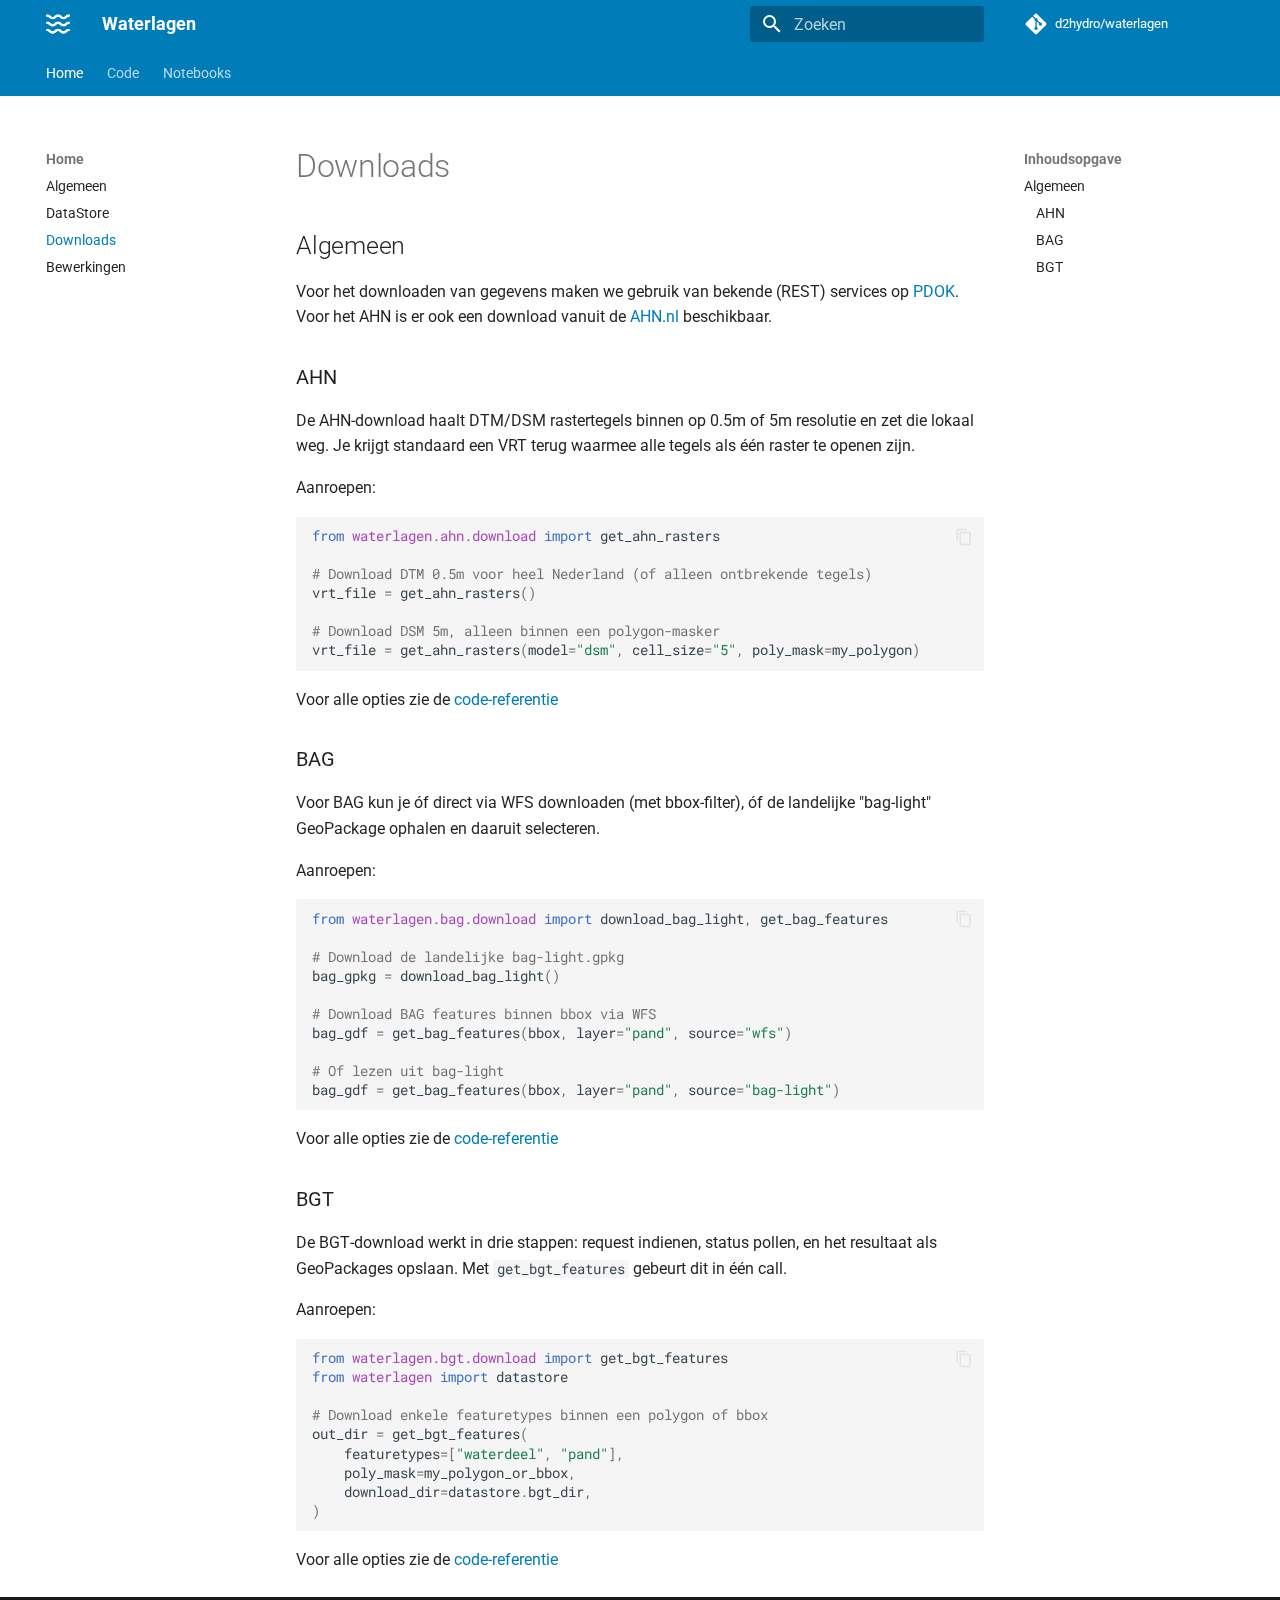
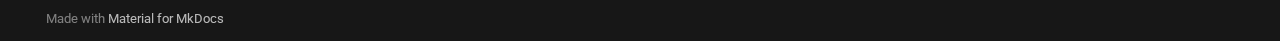
<file: downloads/index.html>
<!doctype html>
<html lang="nl" class="no-js">
  <head>
    
      <meta charset="utf-8">
      <meta name="viewport" content="width=device-width,initial-scale=1">
      
      
      
      
        <link rel="prev" href="../datastore/">
      
      
        <link rel="next" href="../bewerkingen/">
      
      
        
      
      
      <link rel="icon" href="../icons/favicon.png">
      <meta name="generator" content="mkdocs-1.6.1, mkdocs-material-9.7.1">
    
    
      
        <title>Downloads - Waterlagen</title>
      
    
    
      <link rel="stylesheet" href="../assets/stylesheets/main.484c7ddc.min.css">
      
        
        <link rel="stylesheet" href="../assets/stylesheets/palette.ab4e12ef.min.css">
      
      


    
    
      
    
    
      
        
        
        <link rel="preconnect" href="https://fonts.gstatic.com" crossorigin>
        <link rel="stylesheet" href="https://fonts.googleapis.com/css?family=Roboto:300,300i,400,400i,700,700i%7CRoboto+Mono:400,400i,700,700i&display=fallback">
        <style>:root{--md-text-font:"Roboto";--md-code-font:"Roboto Mono"}</style>
      
    
    
      <link rel="stylesheet" href="../assets/_mkdocstrings.css">
    
      <link rel="stylesheet" href="../stylesheets/extra.css">
    
    <script>__md_scope=new URL("..",location),__md_hash=e=>[...e].reduce(((e,_)=>(e<<5)-e+_.charCodeAt(0)),0),__md_get=(e,_=localStorage,t=__md_scope)=>JSON.parse(_.getItem(t.pathname+"."+e)),__md_set=(e,_,t=localStorage,a=__md_scope)=>{try{t.setItem(a.pathname+"."+e,JSON.stringify(_))}catch(e){}}</script>
    
      

    
    
  </head>
  
  
    
    
    
    
    
    <body dir="ltr" data-md-color-scheme="default" data-md-color-primary="custom" data-md-color-accent="indigo">
  
    
    <input class="md-toggle" data-md-toggle="drawer" type="checkbox" id="__drawer" autocomplete="off">
    <input class="md-toggle" data-md-toggle="search" type="checkbox" id="__search" autocomplete="off">
    <label class="md-overlay" for="__drawer"></label>
    <div data-md-component="skip">
      
        
        <a href="#algemeen" class="md-skip">
          Ga naar inhoud
        </a>
      
    </div>
    <div data-md-component="announce">
      
    </div>
    
    
      

<header class="md-header" data-md-component="header">
  <nav class="md-header__inner md-grid" aria-label="Header">
    <a href=".." title="Waterlagen" class="md-header__button md-logo" aria-label="Waterlagen" data-md-component="logo">
      
  <img src="../icons/logo.png" alt="logo">

    </a>
    <label class="md-header__button md-icon" for="__drawer">
      
      <svg xmlns="http://www.w3.org/2000/svg" viewBox="0 0 24 24"><path d="M3 6h18v2H3zm0 5h18v2H3zm0 5h18v2H3z"/></svg>
    </label>
    <div class="md-header__title" data-md-component="header-title">
      <div class="md-header__ellipsis">
        <div class="md-header__topic">
          <span class="md-ellipsis">
            Waterlagen
          </span>
        </div>
        <div class="md-header__topic" data-md-component="header-topic">
          <span class="md-ellipsis">
            
              Downloads
            
          </span>
        </div>
      </div>
    </div>
    
      
    
    
    
    
      
      
        <label class="md-header__button md-icon" for="__search">
          
          <svg xmlns="http://www.w3.org/2000/svg" viewBox="0 0 24 24"><path d="M9.5 3A6.5 6.5 0 0 1 16 9.5c0 1.61-.59 3.09-1.56 4.23l.27.27h.79l5 5-1.5 1.5-5-5v-.79l-.27-.27A6.52 6.52 0 0 1 9.5 16 6.5 6.5 0 0 1 3 9.5 6.5 6.5 0 0 1 9.5 3m0 2C7 5 5 7 5 9.5S7 14 9.5 14 14 12 14 9.5 12 5 9.5 5"/></svg>
        </label>
        <div class="md-search" data-md-component="search" role="dialog">
  <label class="md-search__overlay" for="__search"></label>
  <div class="md-search__inner" role="search">
    <form class="md-search__form" name="search">
      <input type="text" class="md-search__input" name="query" aria-label="Zoeken" placeholder="Zoeken" autocapitalize="off" autocorrect="off" autocomplete="off" spellcheck="false" data-md-component="search-query" required>
      <label class="md-search__icon md-icon" for="__search">
        
        <svg xmlns="http://www.w3.org/2000/svg" viewBox="0 0 24 24"><path d="M9.5 3A6.5 6.5 0 0 1 16 9.5c0 1.61-.59 3.09-1.56 4.23l.27.27h.79l5 5-1.5 1.5-5-5v-.79l-.27-.27A6.52 6.52 0 0 1 9.5 16 6.5 6.5 0 0 1 3 9.5 6.5 6.5 0 0 1 9.5 3m0 2C7 5 5 7 5 9.5S7 14 9.5 14 14 12 14 9.5 12 5 9.5 5"/></svg>
        
        <svg xmlns="http://www.w3.org/2000/svg" viewBox="0 0 24 24"><path d="M20 11v2H8l5.5 5.5-1.42 1.42L4.16 12l7.92-7.92L13.5 5.5 8 11z"/></svg>
      </label>
      <nav class="md-search__options" aria-label="Zoeken">
        
        <button type="reset" class="md-search__icon md-icon" title="Leegmaken" aria-label="Leegmaken" tabindex="-1">
          
          <svg xmlns="http://www.w3.org/2000/svg" viewBox="0 0 24 24"><path d="M19 6.41 17.59 5 12 10.59 6.41 5 5 6.41 10.59 12 5 17.59 6.41 19 12 13.41 17.59 19 19 17.59 13.41 12z"/></svg>
        </button>
      </nav>
      
    </form>
    <div class="md-search__output">
      <div class="md-search__scrollwrap" tabindex="0" data-md-scrollfix>
        <div class="md-search-result" data-md-component="search-result">
          <div class="md-search-result__meta">
            Zoeken initialiseren
          </div>
          <ol class="md-search-result__list" role="presentation"></ol>
        </div>
      </div>
    </div>
  </div>
</div>
      
    
    
      <div class="md-header__source">
        <a href="https://github.com/d2hydro/waterlagen" title="Ga naar repository" class="md-source" data-md-component="source">
  <div class="md-source__icon md-icon">
    
    <svg xmlns="http://www.w3.org/2000/svg" viewBox="0 0 448 512"><!--! Font Awesome Free 7.1.0 by @fontawesome - https://fontawesome.com License - https://fontawesome.com/license/free (Icons: CC BY 4.0, Fonts: SIL OFL 1.1, Code: MIT License) Copyright 2025 Fonticons, Inc.--><path d="M439.6 236.1 244 40.5c-5.4-5.5-12.8-8.5-20.4-8.5s-15 3-20.4 8.4L162.5 81l51.5 51.5c27.1-9.1 52.7 16.8 43.4 43.7l49.7 49.7c34.2-11.8 61.2 31 35.5 56.7-26.5 26.5-70.2-2.9-56-37.3L240.3 199v121.9c25.3 12.5 22.3 41.8 9.1 55-6.4 6.4-15.2 10.1-24.3 10.1s-17.8-3.6-24.3-10.1c-17.6-17.6-11.1-46.9 11.2-56v-123c-20.8-8.5-24.6-30.7-18.6-45L142.6 101 8.5 235.1C3 240.6 0 247.9 0 255.5s3 15 8.5 20.4l195.6 195.7c5.4 5.4 12.7 8.4 20.4 8.4s15-3 20.4-8.4l194.7-194.7c5.4-5.4 8.4-12.8 8.4-20.4s-3-15-8.4-20.4"/></svg>
  </div>
  <div class="md-source__repository">
    d2hydro/waterlagen
  </div>
</a>
      </div>
    
  </nav>
  
</header>
    
    <div class="md-container" data-md-component="container">
      
      
        
          
            
<nav class="md-tabs" aria-label="Tabs" data-md-component="tabs">
  <div class="md-grid">
    <ul class="md-tabs__list">
      
        
  
  
  
    
  
  
    
    
      <li class="md-tabs__item md-tabs__item--active">
        <a href=".." class="md-tabs__link">
          
  
  
  Home

        </a>
      </li>
    
  

      
        
  
  
  
  
    
    
      <li class="md-tabs__item">
        <a href="../reference/ahn/" class="md-tabs__link">
          
  
  
  Code

        </a>
      </li>
    
  

      
        
  
  
  
  
    
    
      <li class="md-tabs__item">
        <a href="../notebooks/dem_alkmaar/" class="md-tabs__link">
          
  
  
  Notebooks

        </a>
      </li>
    
  

      
    </ul>
  </div>
</nav>
          
        
      
      <main class="md-main" data-md-component="main">
        <div class="md-main__inner md-grid">
          
            
              
              <div class="md-sidebar md-sidebar--primary" data-md-component="sidebar" data-md-type="navigation" >
                <div class="md-sidebar__scrollwrap">
                  <div class="md-sidebar__inner">
                    


  


<nav class="md-nav md-nav--primary md-nav--lifted" aria-label="Navigatie" data-md-level="0">
  <label class="md-nav__title" for="__drawer">
    <a href=".." title="Waterlagen" class="md-nav__button md-logo" aria-label="Waterlagen" data-md-component="logo">
      
  <img src="../icons/logo.png" alt="logo">

    </a>
    Waterlagen
  </label>
  
    <div class="md-nav__source">
      <a href="https://github.com/d2hydro/waterlagen" title="Ga naar repository" class="md-source" data-md-component="source">
  <div class="md-source__icon md-icon">
    
    <svg xmlns="http://www.w3.org/2000/svg" viewBox="0 0 448 512"><!--! Font Awesome Free 7.1.0 by @fontawesome - https://fontawesome.com License - https://fontawesome.com/license/free (Icons: CC BY 4.0, Fonts: SIL OFL 1.1, Code: MIT License) Copyright 2025 Fonticons, Inc.--><path d="M439.6 236.1 244 40.5c-5.4-5.5-12.8-8.5-20.4-8.5s-15 3-20.4 8.4L162.5 81l51.5 51.5c27.1-9.1 52.7 16.8 43.4 43.7l49.7 49.7c34.2-11.8 61.2 31 35.5 56.7-26.5 26.5-70.2-2.9-56-37.3L240.3 199v121.9c25.3 12.5 22.3 41.8 9.1 55-6.4 6.4-15.2 10.1-24.3 10.1s-17.8-3.6-24.3-10.1c-17.6-17.6-11.1-46.9 11.2-56v-123c-20.8-8.5-24.6-30.7-18.6-45L142.6 101 8.5 235.1C3 240.6 0 247.9 0 255.5s3 15 8.5 20.4l195.6 195.7c5.4 5.4 12.7 8.4 20.4 8.4s15-3 20.4-8.4l194.7-194.7c5.4-5.4 8.4-12.8 8.4-20.4s-3-15-8.4-20.4"/></svg>
  </div>
  <div class="md-source__repository">
    d2hydro/waterlagen
  </div>
</a>
    </div>
  
  <ul class="md-nav__list" data-md-scrollfix>
    
      
      
  
  
    
  
  
  
    
    
    
    
      
        
        
      
      
    
    
    <li class="md-nav__item md-nav__item--active md-nav__item--section md-nav__item--nested">
      
        
        
        <input class="md-nav__toggle md-toggle " type="checkbox" id="__nav_1" checked>
        
          
          <label class="md-nav__link" for="__nav_1" id="__nav_1_label" tabindex="">
            
  
  
  <span class="md-ellipsis">
    
  
    Home
  

    
  </span>
  
  

            <span class="md-nav__icon md-icon"></span>
          </label>
        
        <nav class="md-nav" data-md-level="1" aria-labelledby="__nav_1_label" aria-expanded="true">
          <label class="md-nav__title" for="__nav_1">
            <span class="md-nav__icon md-icon"></span>
            
  
    Home
  

          </label>
          <ul class="md-nav__list" data-md-scrollfix>
            
              
                
  
  
  
  
    <li class="md-nav__item">
      <a href=".." class="md-nav__link">
        
  
  
  <span class="md-ellipsis">
    
  
    Algemeen
  

    
  </span>
  
  

      </a>
    </li>
  

              
            
              
                
  
  
  
  
    <li class="md-nav__item">
      <a href="../datastore/" class="md-nav__link">
        
  
  
  <span class="md-ellipsis">
    
  
    DataStore
  

    
  </span>
  
  

      </a>
    </li>
  

              
            
              
                
  
  
    
  
  
  
    <li class="md-nav__item md-nav__item--active">
      
      <input class="md-nav__toggle md-toggle" type="checkbox" id="__toc">
      
      
      
        <label class="md-nav__link md-nav__link--active" for="__toc">
          
  
  
  <span class="md-ellipsis">
    
  
    Downloads
  

    
  </span>
  
  

          <span class="md-nav__icon md-icon"></span>
        </label>
      
      <a href="./" class="md-nav__link md-nav__link--active">
        
  
  
  <span class="md-ellipsis">
    
  
    Downloads
  

    
  </span>
  
  

      </a>
      
        

<nav class="md-nav md-nav--secondary" aria-label="Inhoudsopgave">
  
  
  
  
    <label class="md-nav__title" for="__toc">
      <span class="md-nav__icon md-icon"></span>
      Inhoudsopgave
    </label>
    <ul class="md-nav__list" data-md-component="toc" data-md-scrollfix>
      
        <li class="md-nav__item">
  <a href="#algemeen" class="md-nav__link">
    <span class="md-ellipsis">
      
        Algemeen
      
    </span>
  </a>
  
    <nav class="md-nav" aria-label="Algemeen">
      <ul class="md-nav__list">
        
          <li class="md-nav__item">
  <a href="#ahn" class="md-nav__link">
    <span class="md-ellipsis">
      
        AHN
      
    </span>
  </a>
  
</li>
        
          <li class="md-nav__item">
  <a href="#bag" class="md-nav__link">
    <span class="md-ellipsis">
      
        BAG
      
    </span>
  </a>
  
</li>
        
          <li class="md-nav__item">
  <a href="#bgt" class="md-nav__link">
    <span class="md-ellipsis">
      
        BGT
      
    </span>
  </a>
  
</li>
        
      </ul>
    </nav>
  
</li>
      
    </ul>
  
</nav>
      
    </li>
  

              
            
              
                
  
  
  
  
    <li class="md-nav__item">
      <a href="../bewerkingen/" class="md-nav__link">
        
  
  
  <span class="md-ellipsis">
    
  
    Bewerkingen
  

    
  </span>
  
  

      </a>
    </li>
  

              
            
          </ul>
        </nav>
      
    </li>
  

    
      
      
  
  
  
  
    
    
    
    
      
      
    
    
    <li class="md-nav__item md-nav__item--nested">
      
        
        
        <input class="md-nav__toggle md-toggle " type="checkbox" id="__nav_2" >
        
          
          <label class="md-nav__link" for="__nav_2" id="__nav_2_label" tabindex="0">
            
  
  
  <span class="md-ellipsis">
    
  
    Code
  

    
  </span>
  
  

            <span class="md-nav__icon md-icon"></span>
          </label>
        
        <nav class="md-nav" data-md-level="1" aria-labelledby="__nav_2_label" aria-expanded="false">
          <label class="md-nav__title" for="__nav_2">
            <span class="md-nav__icon md-icon"></span>
            
  
    Code
  

          </label>
          <ul class="md-nav__list" data-md-scrollfix>
            
              
                
  
  
  
  
    <li class="md-nav__item">
      <a href="../reference/ahn/" class="md-nav__link">
        
  
  
  <span class="md-ellipsis">
    
  
    AHN
  

    
  </span>
  
  

      </a>
    </li>
  

              
            
              
                
  
  
  
  
    <li class="md-nav__item">
      <a href="../reference/bag/" class="md-nav__link">
        
  
  
  <span class="md-ellipsis">
    
  
    BAG
  

    
  </span>
  
  

      </a>
    </li>
  

              
            
              
                
  
  
  
  
    <li class="md-nav__item">
      <a href="../reference/bgt/" class="md-nav__link">
        
  
  
  <span class="md-ellipsis">
    
  
    BGT
  

    
  </span>
  
  

      </a>
    </li>
  

              
            
              
                
  
  
  
  
    <li class="md-nav__item">
      <a href="../reference/datastore/" class="md-nav__link">
        
  
  
  <span class="md-ellipsis">
    
  
    DataStore
  

    
  </span>
  
  

      </a>
    </li>
  

              
            
          </ul>
        </nav>
      
    </li>
  

    
      
      
  
  
  
  
    
    
    
    
      
      
    
    
    <li class="md-nav__item md-nav__item--nested">
      
        
        
        <input class="md-nav__toggle md-toggle " type="checkbox" id="__nav_3" >
        
          
          <label class="md-nav__link" for="__nav_3" id="__nav_3_label" tabindex="0">
            
  
  
  <span class="md-ellipsis">
    
  
    Notebooks
  

    
  </span>
  
  

            <span class="md-nav__icon md-icon"></span>
          </label>
        
        <nav class="md-nav" data-md-level="1" aria-labelledby="__nav_3_label" aria-expanded="false">
          <label class="md-nav__title" for="__nav_3">
            <span class="md-nav__icon md-icon"></span>
            
  
    Notebooks
  

          </label>
          <ul class="md-nav__list" data-md-scrollfix>
            
              
                
  
  
  
  
    <li class="md-nav__item">
      <a href="../notebooks/dem_alkmaar/" class="md-nav__link">
        
  
  
  <span class="md-ellipsis">
    
  
    DEM Alkmaar
  

    
  </span>
  
  

      </a>
    </li>
  

              
            
          </ul>
        </nav>
      
    </li>
  

    
  </ul>
</nav>
                  </div>
                </div>
              </div>
            
            
              
              <div class="md-sidebar md-sidebar--secondary" data-md-component="sidebar" data-md-type="toc" >
                <div class="md-sidebar__scrollwrap">
                  <div class="md-sidebar__inner">
                    

<nav class="md-nav md-nav--secondary" aria-label="Inhoudsopgave">
  
  
  
  
    <label class="md-nav__title" for="__toc">
      <span class="md-nav__icon md-icon"></span>
      Inhoudsopgave
    </label>
    <ul class="md-nav__list" data-md-component="toc" data-md-scrollfix>
      
        <li class="md-nav__item">
  <a href="#algemeen" class="md-nav__link">
    <span class="md-ellipsis">
      
        Algemeen
      
    </span>
  </a>
  
    <nav class="md-nav" aria-label="Algemeen">
      <ul class="md-nav__list">
        
          <li class="md-nav__item">
  <a href="#ahn" class="md-nav__link">
    <span class="md-ellipsis">
      
        AHN
      
    </span>
  </a>
  
</li>
        
          <li class="md-nav__item">
  <a href="#bag" class="md-nav__link">
    <span class="md-ellipsis">
      
        BAG
      
    </span>
  </a>
  
</li>
        
          <li class="md-nav__item">
  <a href="#bgt" class="md-nav__link">
    <span class="md-ellipsis">
      
        BGT
      
    </span>
  </a>
  
</li>
        
      </ul>
    </nav>
  
</li>
      
    </ul>
  
</nav>
                  </div>
                </div>
              </div>
            
          
          
            <div class="md-content" data-md-component="content">
              
              <article class="md-content__inner md-typeset">
                
                  


  
  


  <h1>Downloads</h1>

<h2 id="algemeen">Algemeen</h2>
<p>Voor het downloaden van gegevens maken we gebruik van bekende (REST) services op <a href="https://www.pdok.nl/">PDOK</a>. Voor het AHN is er ook een download vanuit de <a href="https://www.ahn.nl/">AHN.nl</a> beschikbaar.</p>
<h3 id="ahn">AHN</h3>
<p>De AHN-download haalt DTM/DSM rastertegels binnen op 0.5m of 5m resolutie en zet die lokaal weg. Je krijgt standaard een VRT terug waarmee alle tegels als één raster te openen zijn.</p>
<p>Aanroepen:
<div class="highlight"><pre><span></span><code><span class="kn">from</span><span class="w"> </span><span class="nn">waterlagen.ahn.download</span><span class="w"> </span><span class="kn">import</span> <span class="n">get_ahn_rasters</span>

<span class="c1"># Download DTM 0.5m voor heel Nederland (of alleen ontbrekende tegels)</span>
<span class="n">vrt_file</span> <span class="o">=</span> <span class="n">get_ahn_rasters</span><span class="p">()</span>

<span class="c1"># Download DSM 5m, alleen binnen een polygon-masker</span>
<span class="n">vrt_file</span> <span class="o">=</span> <span class="n">get_ahn_rasters</span><span class="p">(</span><span class="n">model</span><span class="o">=</span><span class="s2">&quot;dsm&quot;</span><span class="p">,</span> <span class="n">cell_size</span><span class="o">=</span><span class="s2">&quot;5&quot;</span><span class="p">,</span> <span class="n">poly_mask</span><span class="o">=</span><span class="n">my_polygon</span><span class="p">)</span>
</code></pre></div></p>
<p>Voor alle opties zie de <a href="../reference/ahn/#waterlagen.ahn.get_ahn_rasters">code-referentie</a></p>
<h3 id="bag">BAG</h3>
<p>Voor BAG kun je óf direct via WFS downloaden (met bbox‑filter), óf de landelijke "bag‑light" GeoPackage ophalen en daaruit selecteren.</p>
<p>Aanroepen:
<div class="highlight"><pre><span></span><code><span class="kn">from</span><span class="w"> </span><span class="nn">waterlagen.bag.download</span><span class="w"> </span><span class="kn">import</span> <span class="n">download_bag_light</span><span class="p">,</span> <span class="n">get_bag_features</span>

<span class="c1"># Download de landelijke bag-light.gpkg</span>
<span class="n">bag_gpkg</span> <span class="o">=</span> <span class="n">download_bag_light</span><span class="p">()</span>

<span class="c1"># Download BAG features binnen bbox via WFS</span>
<span class="n">bag_gdf</span> <span class="o">=</span> <span class="n">get_bag_features</span><span class="p">(</span><span class="n">bbox</span><span class="p">,</span> <span class="n">layer</span><span class="o">=</span><span class="s2">&quot;pand&quot;</span><span class="p">,</span> <span class="n">source</span><span class="o">=</span><span class="s2">&quot;wfs&quot;</span><span class="p">)</span>

<span class="c1"># Of lezen uit bag-light</span>
<span class="n">bag_gdf</span> <span class="o">=</span> <span class="n">get_bag_features</span><span class="p">(</span><span class="n">bbox</span><span class="p">,</span> <span class="n">layer</span><span class="o">=</span><span class="s2">&quot;pand&quot;</span><span class="p">,</span> <span class="n">source</span><span class="o">=</span><span class="s2">&quot;bag-light&quot;</span><span class="p">)</span>
</code></pre></div>
Voor alle opties zie de <a href="../reference/bag/#waterlagen.bag.get_bag_features">code-referentie</a></p>
<h3 id="bgt">BGT</h3>
<p>De BGT‑download werkt in drie stappen: request indienen, status pollen, en het resultaat als GeoPackages opslaan. Met <code>get_bgt_features</code> gebeurt dit in één call.</p>
<p>Aanroepen:
<div class="highlight"><pre><span></span><code><span class="kn">from</span><span class="w"> </span><span class="nn">waterlagen.bgt.download</span><span class="w"> </span><span class="kn">import</span> <span class="n">get_bgt_features</span>
<span class="kn">from</span><span class="w"> </span><span class="nn">waterlagen</span><span class="w"> </span><span class="kn">import</span> <span class="n">datastore</span>

<span class="c1"># Download enkele featuretypes binnen een polygon of bbox</span>
<span class="n">out_dir</span> <span class="o">=</span> <span class="n">get_bgt_features</span><span class="p">(</span>
    <span class="n">featuretypes</span><span class="o">=</span><span class="p">[</span><span class="s2">&quot;waterdeel&quot;</span><span class="p">,</span> <span class="s2">&quot;pand&quot;</span><span class="p">],</span>
    <span class="n">poly_mask</span><span class="o">=</span><span class="n">my_polygon_or_bbox</span><span class="p">,</span>
    <span class="n">download_dir</span><span class="o">=</span><span class="n">datastore</span><span class="o">.</span><span class="n">bgt_dir</span><span class="p">,</span>
<span class="p">)</span>
</code></pre></div></p>
<p>Voor alle opties zie de <a href="../reference/bgt/#waterlagen.bgt.get_bgt_features">code-referentie</a></p>












                
              </article>
            </div>
          
          
<script>var target=document.getElementById(location.hash.slice(1));target&&target.name&&(target.checked=target.name.startsWith("__tabbed_"))</script>
        </div>
        
      </main>
      
        <footer class="md-footer">
  
  <div class="md-footer-meta md-typeset">
    <div class="md-footer-meta__inner md-grid">
      <div class="md-copyright">
  
  
    Made with
    <a href="https://squidfunk.github.io/mkdocs-material/" target="_blank" rel="noopener">
      Material for MkDocs
    </a>
  
</div>
      
    </div>
  </div>
</footer>
      
    </div>
    <div class="md-dialog" data-md-component="dialog">
      <div class="md-dialog__inner md-typeset"></div>
    </div>
    
    
    
      
      
      <script id="__config" type="application/json">{"annotate": null, "base": "..", "features": ["navigation.tabs", "content.code.copy"], "search": "../assets/javascripts/workers/search.2c215733.min.js", "tags": null, "translations": {"clipboard.copied": "Gekopieerd naar klembord", "clipboard.copy": "Kopi\u00ebren naar klembord", "search.result.more.one": "1 extra overeenkomst op deze pagina", "search.result.more.other": "# extra overeenkomsten op deze pagina", "search.result.none": "Geen overeenkomende documenten", "search.result.one": "1 overeenkomende document", "search.result.other": "# overeenkomende documenten", "search.result.placeholder": "Typ om te beginnen met zoeken", "search.result.term.missing": "Ontbreekt", "select.version": "Selecteer versie"}, "version": null}</script>
    
    
      <script src="../assets/javascripts/bundle.79ae519e.min.js"></script>
      
    
  </body>
</html>
</file>
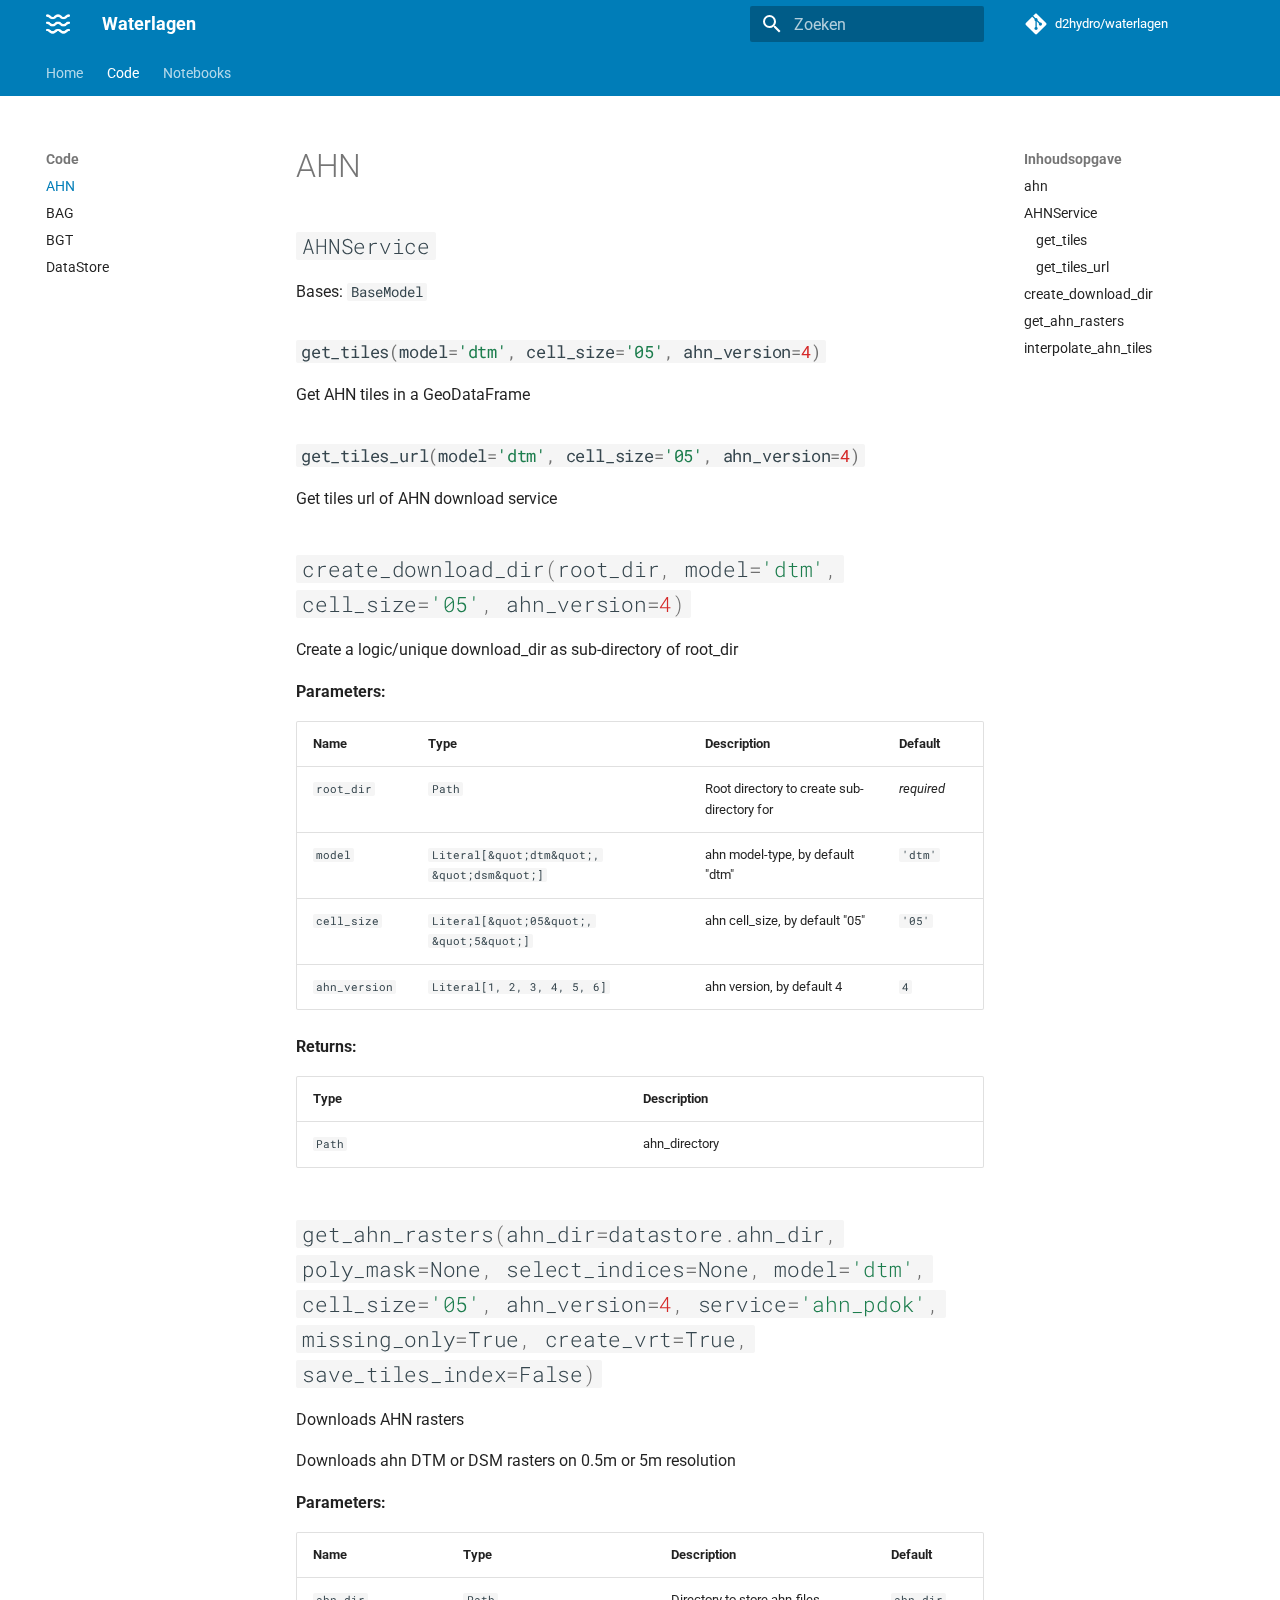
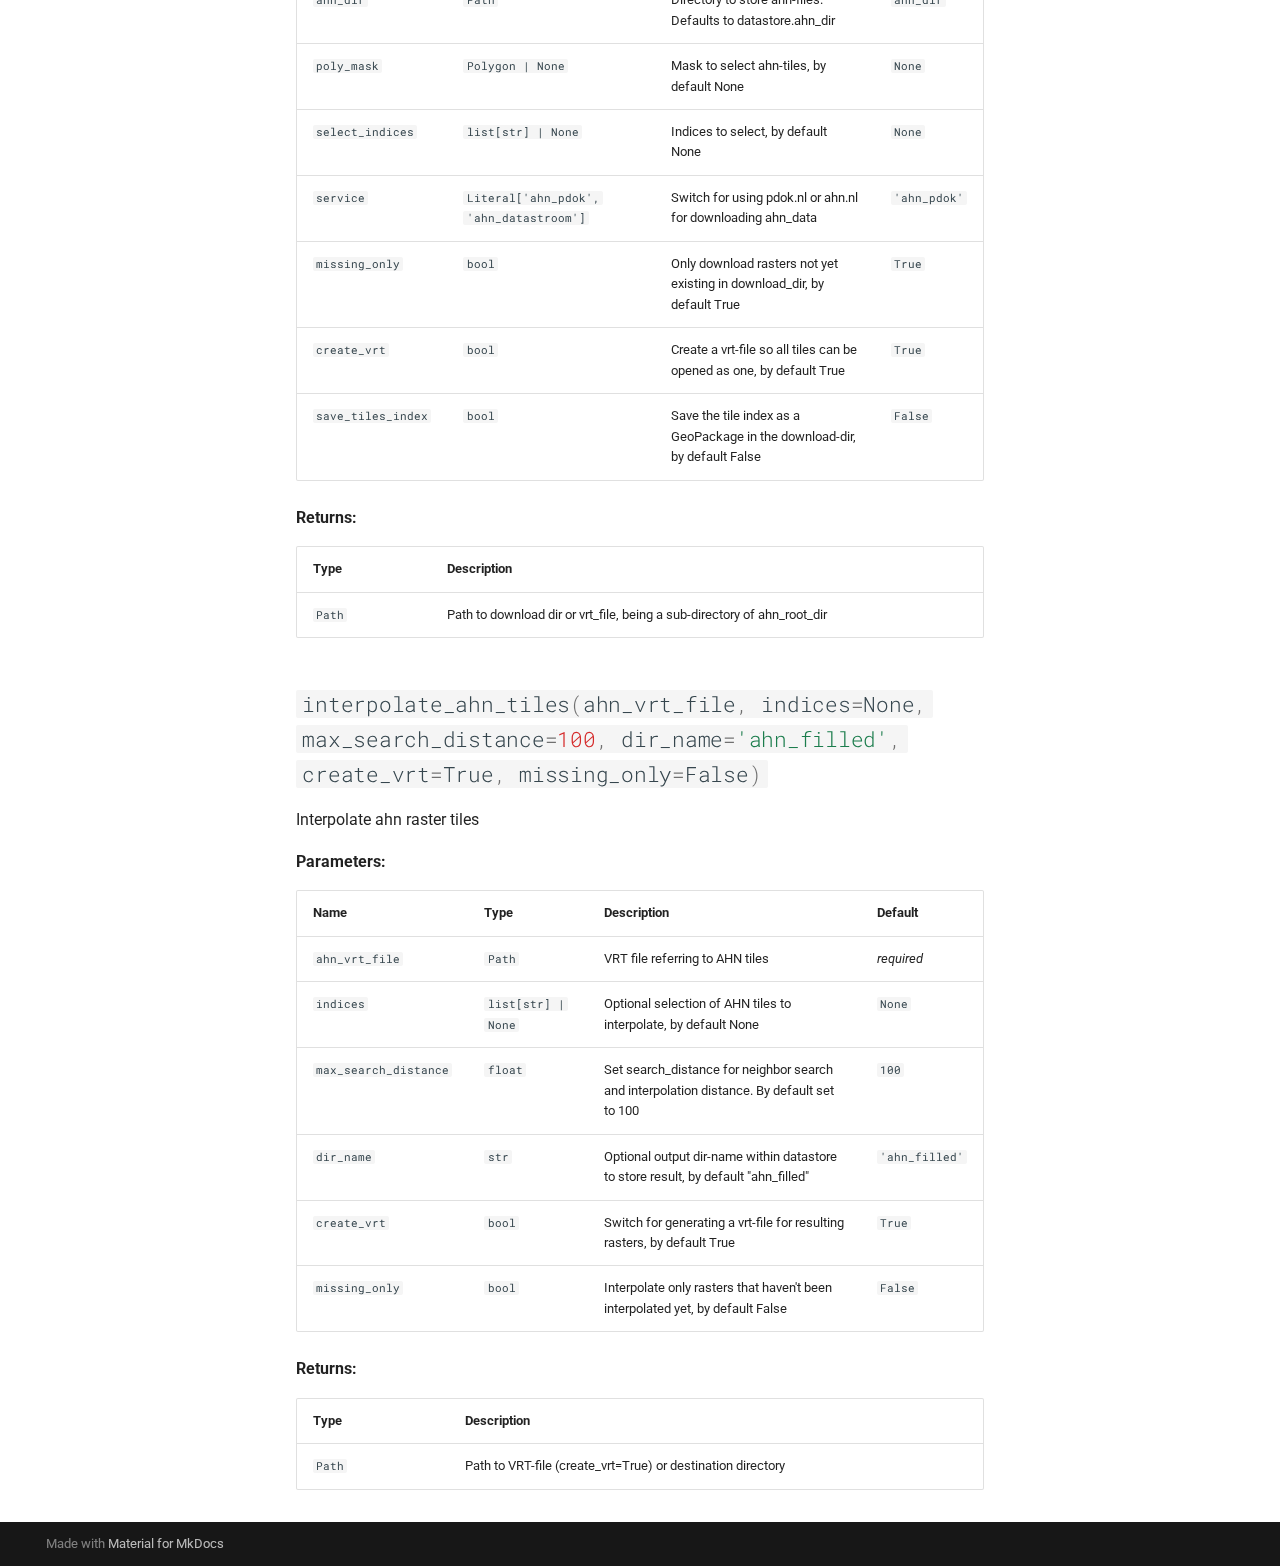
<file: reference/ahn/index.html>
<!doctype html>
<html lang="nl" class="no-js">
  <head>
    
      <meta charset="utf-8">
      <meta name="viewport" content="width=device-width,initial-scale=1">
      
      
      
      
        <link rel="prev" href="../../bewerkingen/">
      
      
        <link rel="next" href="../bag/">
      
      
        
      
      
      <link rel="icon" href="../../icons/favicon.png">
      <meta name="generator" content="mkdocs-1.6.1, mkdocs-material-9.7.1">
    
    
      
        <title>AHN - Waterlagen</title>
      
    
    
      <link rel="stylesheet" href="../../assets/stylesheets/main.484c7ddc.min.css">
      
        
        <link rel="stylesheet" href="../../assets/stylesheets/palette.ab4e12ef.min.css">
      
      


    
    
      
    
    
      
        
        
        <link rel="preconnect" href="https://fonts.gstatic.com" crossorigin>
        <link rel="stylesheet" href="https://fonts.googleapis.com/css?family=Roboto:300,300i,400,400i,700,700i%7CRoboto+Mono:400,400i,700,700i&display=fallback">
        <style>:root{--md-text-font:"Roboto";--md-code-font:"Roboto Mono"}</style>
      
    
    
      <link rel="stylesheet" href="../../assets/_mkdocstrings.css">
    
      <link rel="stylesheet" href="../../stylesheets/extra.css">
    
    <script>__md_scope=new URL("../..",location),__md_hash=e=>[...e].reduce(((e,_)=>(e<<5)-e+_.charCodeAt(0)),0),__md_get=(e,_=localStorage,t=__md_scope)=>JSON.parse(_.getItem(t.pathname+"."+e)),__md_set=(e,_,t=localStorage,a=__md_scope)=>{try{t.setItem(a.pathname+"."+e,JSON.stringify(_))}catch(e){}}</script>
    
      

    
    
  </head>
  
  
    
    
    
    
    
    <body dir="ltr" data-md-color-scheme="default" data-md-color-primary="custom" data-md-color-accent="indigo">
  
    
    <input class="md-toggle" data-md-toggle="drawer" type="checkbox" id="__drawer" autocomplete="off">
    <input class="md-toggle" data-md-toggle="search" type="checkbox" id="__search" autocomplete="off">
    <label class="md-overlay" for="__drawer"></label>
    <div data-md-component="skip">
      
        
        <a href="#ahn" class="md-skip">
          Ga naar inhoud
        </a>
      
    </div>
    <div data-md-component="announce">
      
    </div>
    
    
      

<header class="md-header" data-md-component="header">
  <nav class="md-header__inner md-grid" aria-label="Header">
    <a href="../.." title="Waterlagen" class="md-header__button md-logo" aria-label="Waterlagen" data-md-component="logo">
      
  <img src="../../icons/logo.png" alt="logo">

    </a>
    <label class="md-header__button md-icon" for="__drawer">
      
      <svg xmlns="http://www.w3.org/2000/svg" viewBox="0 0 24 24"><path d="M3 6h18v2H3zm0 5h18v2H3zm0 5h18v2H3z"/></svg>
    </label>
    <div class="md-header__title" data-md-component="header-title">
      <div class="md-header__ellipsis">
        <div class="md-header__topic">
          <span class="md-ellipsis">
            Waterlagen
          </span>
        </div>
        <div class="md-header__topic" data-md-component="header-topic">
          <span class="md-ellipsis">
            
              AHN
            
          </span>
        </div>
      </div>
    </div>
    
      
    
    
    
    
      
      
        <label class="md-header__button md-icon" for="__search">
          
          <svg xmlns="http://www.w3.org/2000/svg" viewBox="0 0 24 24"><path d="M9.5 3A6.5 6.5 0 0 1 16 9.5c0 1.61-.59 3.09-1.56 4.23l.27.27h.79l5 5-1.5 1.5-5-5v-.79l-.27-.27A6.52 6.52 0 0 1 9.5 16 6.5 6.5 0 0 1 3 9.5 6.5 6.5 0 0 1 9.5 3m0 2C7 5 5 7 5 9.5S7 14 9.5 14 14 12 14 9.5 12 5 9.5 5"/></svg>
        </label>
        <div class="md-search" data-md-component="search" role="dialog">
  <label class="md-search__overlay" for="__search"></label>
  <div class="md-search__inner" role="search">
    <form class="md-search__form" name="search">
      <input type="text" class="md-search__input" name="query" aria-label="Zoeken" placeholder="Zoeken" autocapitalize="off" autocorrect="off" autocomplete="off" spellcheck="false" data-md-component="search-query" required>
      <label class="md-search__icon md-icon" for="__search">
        
        <svg xmlns="http://www.w3.org/2000/svg" viewBox="0 0 24 24"><path d="M9.5 3A6.5 6.5 0 0 1 16 9.5c0 1.61-.59 3.09-1.56 4.23l.27.27h.79l5 5-1.5 1.5-5-5v-.79l-.27-.27A6.52 6.52 0 0 1 9.5 16 6.5 6.5 0 0 1 3 9.5 6.5 6.5 0 0 1 9.5 3m0 2C7 5 5 7 5 9.5S7 14 9.5 14 14 12 14 9.5 12 5 9.5 5"/></svg>
        
        <svg xmlns="http://www.w3.org/2000/svg" viewBox="0 0 24 24"><path d="M20 11v2H8l5.5 5.5-1.42 1.42L4.16 12l7.92-7.92L13.5 5.5 8 11z"/></svg>
      </label>
      <nav class="md-search__options" aria-label="Zoeken">
        
        <button type="reset" class="md-search__icon md-icon" title="Leegmaken" aria-label="Leegmaken" tabindex="-1">
          
          <svg xmlns="http://www.w3.org/2000/svg" viewBox="0 0 24 24"><path d="M19 6.41 17.59 5 12 10.59 6.41 5 5 6.41 10.59 12 5 17.59 6.41 19 12 13.41 17.59 19 19 17.59 13.41 12z"/></svg>
        </button>
      </nav>
      
    </form>
    <div class="md-search__output">
      <div class="md-search__scrollwrap" tabindex="0" data-md-scrollfix>
        <div class="md-search-result" data-md-component="search-result">
          <div class="md-search-result__meta">
            Zoeken initialiseren
          </div>
          <ol class="md-search-result__list" role="presentation"></ol>
        </div>
      </div>
    </div>
  </div>
</div>
      
    
    
      <div class="md-header__source">
        <a href="https://github.com/d2hydro/waterlagen" title="Ga naar repository" class="md-source" data-md-component="source">
  <div class="md-source__icon md-icon">
    
    <svg xmlns="http://www.w3.org/2000/svg" viewBox="0 0 448 512"><!--! Font Awesome Free 7.1.0 by @fontawesome - https://fontawesome.com License - https://fontawesome.com/license/free (Icons: CC BY 4.0, Fonts: SIL OFL 1.1, Code: MIT License) Copyright 2025 Fonticons, Inc.--><path d="M439.6 236.1 244 40.5c-5.4-5.5-12.8-8.5-20.4-8.5s-15 3-20.4 8.4L162.5 81l51.5 51.5c27.1-9.1 52.7 16.8 43.4 43.7l49.7 49.7c34.2-11.8 61.2 31 35.5 56.7-26.5 26.5-70.2-2.9-56-37.3L240.3 199v121.9c25.3 12.5 22.3 41.8 9.1 55-6.4 6.4-15.2 10.1-24.3 10.1s-17.8-3.6-24.3-10.1c-17.6-17.6-11.1-46.9 11.2-56v-123c-20.8-8.5-24.6-30.7-18.6-45L142.6 101 8.5 235.1C3 240.6 0 247.9 0 255.5s3 15 8.5 20.4l195.6 195.7c5.4 5.4 12.7 8.4 20.4 8.4s15-3 20.4-8.4l194.7-194.7c5.4-5.4 8.4-12.8 8.4-20.4s-3-15-8.4-20.4"/></svg>
  </div>
  <div class="md-source__repository">
    d2hydro/waterlagen
  </div>
</a>
      </div>
    
  </nav>
  
</header>
    
    <div class="md-container" data-md-component="container">
      
      
        
          
            
<nav class="md-tabs" aria-label="Tabs" data-md-component="tabs">
  <div class="md-grid">
    <ul class="md-tabs__list">
      
        
  
  
  
  
    
    
      <li class="md-tabs__item">
        <a href="../.." class="md-tabs__link">
          
  
  
  Home

        </a>
      </li>
    
  

      
        
  
  
  
    
  
  
    
    
      <li class="md-tabs__item md-tabs__item--active">
        <a href="./" class="md-tabs__link">
          
  
  
  Code

        </a>
      </li>
    
  

      
        
  
  
  
  
    
    
      <li class="md-tabs__item">
        <a href="../../notebooks/dem_alkmaar/" class="md-tabs__link">
          
  
  
  Notebooks

        </a>
      </li>
    
  

      
    </ul>
  </div>
</nav>
          
        
      
      <main class="md-main" data-md-component="main">
        <div class="md-main__inner md-grid">
          
            
              
              <div class="md-sidebar md-sidebar--primary" data-md-component="sidebar" data-md-type="navigation" >
                <div class="md-sidebar__scrollwrap">
                  <div class="md-sidebar__inner">
                    


  


<nav class="md-nav md-nav--primary md-nav--lifted" aria-label="Navigatie" data-md-level="0">
  <label class="md-nav__title" for="__drawer">
    <a href="../.." title="Waterlagen" class="md-nav__button md-logo" aria-label="Waterlagen" data-md-component="logo">
      
  <img src="../../icons/logo.png" alt="logo">

    </a>
    Waterlagen
  </label>
  
    <div class="md-nav__source">
      <a href="https://github.com/d2hydro/waterlagen" title="Ga naar repository" class="md-source" data-md-component="source">
  <div class="md-source__icon md-icon">
    
    <svg xmlns="http://www.w3.org/2000/svg" viewBox="0 0 448 512"><!--! Font Awesome Free 7.1.0 by @fontawesome - https://fontawesome.com License - https://fontawesome.com/license/free (Icons: CC BY 4.0, Fonts: SIL OFL 1.1, Code: MIT License) Copyright 2025 Fonticons, Inc.--><path d="M439.6 236.1 244 40.5c-5.4-5.5-12.8-8.5-20.4-8.5s-15 3-20.4 8.4L162.5 81l51.5 51.5c27.1-9.1 52.7 16.8 43.4 43.7l49.7 49.7c34.2-11.8 61.2 31 35.5 56.7-26.5 26.5-70.2-2.9-56-37.3L240.3 199v121.9c25.3 12.5 22.3 41.8 9.1 55-6.4 6.4-15.2 10.1-24.3 10.1s-17.8-3.6-24.3-10.1c-17.6-17.6-11.1-46.9 11.2-56v-123c-20.8-8.5-24.6-30.7-18.6-45L142.6 101 8.5 235.1C3 240.6 0 247.9 0 255.5s3 15 8.5 20.4l195.6 195.7c5.4 5.4 12.7 8.4 20.4 8.4s15-3 20.4-8.4l194.7-194.7c5.4-5.4 8.4-12.8 8.4-20.4s-3-15-8.4-20.4"/></svg>
  </div>
  <div class="md-source__repository">
    d2hydro/waterlagen
  </div>
</a>
    </div>
  
  <ul class="md-nav__list" data-md-scrollfix>
    
      
      
  
  
  
  
    
    
    
    
      
      
    
    
    <li class="md-nav__item md-nav__item--nested">
      
        
        
        <input class="md-nav__toggle md-toggle " type="checkbox" id="__nav_1" >
        
          
          <label class="md-nav__link" for="__nav_1" id="__nav_1_label" tabindex="0">
            
  
  
  <span class="md-ellipsis">
    
  
    Home
  

    
  </span>
  
  

            <span class="md-nav__icon md-icon"></span>
          </label>
        
        <nav class="md-nav" data-md-level="1" aria-labelledby="__nav_1_label" aria-expanded="false">
          <label class="md-nav__title" for="__nav_1">
            <span class="md-nav__icon md-icon"></span>
            
  
    Home
  

          </label>
          <ul class="md-nav__list" data-md-scrollfix>
            
              
                
  
  
  
  
    <li class="md-nav__item">
      <a href="../.." class="md-nav__link">
        
  
  
  <span class="md-ellipsis">
    
  
    Algemeen
  

    
  </span>
  
  

      </a>
    </li>
  

              
            
              
                
  
  
  
  
    <li class="md-nav__item">
      <a href="../../datastore/" class="md-nav__link">
        
  
  
  <span class="md-ellipsis">
    
  
    DataStore
  

    
  </span>
  
  

      </a>
    </li>
  

              
            
              
                
  
  
  
  
    <li class="md-nav__item">
      <a href="../../downloads/" class="md-nav__link">
        
  
  
  <span class="md-ellipsis">
    
  
    Downloads
  

    
  </span>
  
  

      </a>
    </li>
  

              
            
              
                
  
  
  
  
    <li class="md-nav__item">
      <a href="../../bewerkingen/" class="md-nav__link">
        
  
  
  <span class="md-ellipsis">
    
  
    Bewerkingen
  

    
  </span>
  
  

      </a>
    </li>
  

              
            
          </ul>
        </nav>
      
    </li>
  

    
      
      
  
  
    
  
  
  
    
    
    
    
      
        
        
      
      
    
    
    <li class="md-nav__item md-nav__item--active md-nav__item--section md-nav__item--nested">
      
        
        
        <input class="md-nav__toggle md-toggle " type="checkbox" id="__nav_2" checked>
        
          
          <label class="md-nav__link" for="__nav_2" id="__nav_2_label" tabindex="">
            
  
  
  <span class="md-ellipsis">
    
  
    Code
  

    
  </span>
  
  

            <span class="md-nav__icon md-icon"></span>
          </label>
        
        <nav class="md-nav" data-md-level="1" aria-labelledby="__nav_2_label" aria-expanded="true">
          <label class="md-nav__title" for="__nav_2">
            <span class="md-nav__icon md-icon"></span>
            
  
    Code
  

          </label>
          <ul class="md-nav__list" data-md-scrollfix>
            
              
                
  
  
    
  
  
  
    <li class="md-nav__item md-nav__item--active">
      
      <input class="md-nav__toggle md-toggle" type="checkbox" id="__toc">
      
      
        
      
      
        <label class="md-nav__link md-nav__link--active" for="__toc">
          
  
  
  <span class="md-ellipsis">
    
  
    AHN
  

    
  </span>
  
  

          <span class="md-nav__icon md-icon"></span>
        </label>
      
      <a href="./" class="md-nav__link md-nav__link--active">
        
  
  
  <span class="md-ellipsis">
    
  
    AHN
  

    
  </span>
  
  

      </a>
      
        

<nav class="md-nav md-nav--secondary" aria-label="Inhoudsopgave">
  
  
  
    
  
  
    <label class="md-nav__title" for="__toc">
      <span class="md-nav__icon md-icon"></span>
      Inhoudsopgave
    </label>
    <ul class="md-nav__list" data-md-component="toc" data-md-scrollfix>
      
        <li class="md-nav__item">
  <a href="#waterlagen.ahn" class="md-nav__link">
    <span class="md-ellipsis">
      
        ahn
      
    </span>
  </a>
  
</li>
      
        <li class="md-nav__item">
  <a href="#waterlagen.ahn.AHNService" class="md-nav__link">
    <span class="md-ellipsis">
      
        AHNService
      
    </span>
  </a>
  
    <nav class="md-nav" aria-label="AHNService">
      <ul class="md-nav__list">
        
          <li class="md-nav__item">
  <a href="#waterlagen.ahn.AHNService.get_tiles" class="md-nav__link">
    <span class="md-ellipsis">
      
        get_tiles
      
    </span>
  </a>
  
</li>
        
          <li class="md-nav__item">
  <a href="#waterlagen.ahn.AHNService.get_tiles_url" class="md-nav__link">
    <span class="md-ellipsis">
      
        get_tiles_url
      
    </span>
  </a>
  
</li>
        
      </ul>
    </nav>
  
</li>
      
        <li class="md-nav__item">
  <a href="#waterlagen.ahn.create_download_dir" class="md-nav__link">
    <span class="md-ellipsis">
      
        create_download_dir
      
    </span>
  </a>
  
</li>
      
        <li class="md-nav__item">
  <a href="#waterlagen.ahn.get_ahn_rasters" class="md-nav__link">
    <span class="md-ellipsis">
      
        get_ahn_rasters
      
    </span>
  </a>
  
</li>
      
        <li class="md-nav__item">
  <a href="#waterlagen.ahn.interpolate_ahn_tiles" class="md-nav__link">
    <span class="md-ellipsis">
      
        interpolate_ahn_tiles
      
    </span>
  </a>
  
</li>
      
    </ul>
  
</nav>
      
    </li>
  

              
            
              
                
  
  
  
  
    <li class="md-nav__item">
      <a href="../bag/" class="md-nav__link">
        
  
  
  <span class="md-ellipsis">
    
  
    BAG
  

    
  </span>
  
  

      </a>
    </li>
  

              
            
              
                
  
  
  
  
    <li class="md-nav__item">
      <a href="../bgt/" class="md-nav__link">
        
  
  
  <span class="md-ellipsis">
    
  
    BGT
  

    
  </span>
  
  

      </a>
    </li>
  

              
            
              
                
  
  
  
  
    <li class="md-nav__item">
      <a href="../datastore/" class="md-nav__link">
        
  
  
  <span class="md-ellipsis">
    
  
    DataStore
  

    
  </span>
  
  

      </a>
    </li>
  

              
            
          </ul>
        </nav>
      
    </li>
  

    
      
      
  
  
  
  
    
    
    
    
      
      
    
    
    <li class="md-nav__item md-nav__item--nested">
      
        
        
        <input class="md-nav__toggle md-toggle " type="checkbox" id="__nav_3" >
        
          
          <label class="md-nav__link" for="__nav_3" id="__nav_3_label" tabindex="0">
            
  
  
  <span class="md-ellipsis">
    
  
    Notebooks
  

    
  </span>
  
  

            <span class="md-nav__icon md-icon"></span>
          </label>
        
        <nav class="md-nav" data-md-level="1" aria-labelledby="__nav_3_label" aria-expanded="false">
          <label class="md-nav__title" for="__nav_3">
            <span class="md-nav__icon md-icon"></span>
            
  
    Notebooks
  

          </label>
          <ul class="md-nav__list" data-md-scrollfix>
            
              
                
  
  
  
  
    <li class="md-nav__item">
      <a href="../../notebooks/dem_alkmaar/" class="md-nav__link">
        
  
  
  <span class="md-ellipsis">
    
  
    DEM Alkmaar
  

    
  </span>
  
  

      </a>
    </li>
  

              
            
          </ul>
        </nav>
      
    </li>
  

    
  </ul>
</nav>
                  </div>
                </div>
              </div>
            
            
              
              <div class="md-sidebar md-sidebar--secondary" data-md-component="sidebar" data-md-type="toc" >
                <div class="md-sidebar__scrollwrap">
                  <div class="md-sidebar__inner">
                    

<nav class="md-nav md-nav--secondary" aria-label="Inhoudsopgave">
  
  
  
    
  
  
    <label class="md-nav__title" for="__toc">
      <span class="md-nav__icon md-icon"></span>
      Inhoudsopgave
    </label>
    <ul class="md-nav__list" data-md-component="toc" data-md-scrollfix>
      
        <li class="md-nav__item">
  <a href="#waterlagen.ahn" class="md-nav__link">
    <span class="md-ellipsis">
      
        ahn
      
    </span>
  </a>
  
</li>
      
        <li class="md-nav__item">
  <a href="#waterlagen.ahn.AHNService" class="md-nav__link">
    <span class="md-ellipsis">
      
        AHNService
      
    </span>
  </a>
  
    <nav class="md-nav" aria-label="AHNService">
      <ul class="md-nav__list">
        
          <li class="md-nav__item">
  <a href="#waterlagen.ahn.AHNService.get_tiles" class="md-nav__link">
    <span class="md-ellipsis">
      
        get_tiles
      
    </span>
  </a>
  
</li>
        
          <li class="md-nav__item">
  <a href="#waterlagen.ahn.AHNService.get_tiles_url" class="md-nav__link">
    <span class="md-ellipsis">
      
        get_tiles_url
      
    </span>
  </a>
  
</li>
        
      </ul>
    </nav>
  
</li>
      
        <li class="md-nav__item">
  <a href="#waterlagen.ahn.create_download_dir" class="md-nav__link">
    <span class="md-ellipsis">
      
        create_download_dir
      
    </span>
  </a>
  
</li>
      
        <li class="md-nav__item">
  <a href="#waterlagen.ahn.get_ahn_rasters" class="md-nav__link">
    <span class="md-ellipsis">
      
        get_ahn_rasters
      
    </span>
  </a>
  
</li>
      
        <li class="md-nav__item">
  <a href="#waterlagen.ahn.interpolate_ahn_tiles" class="md-nav__link">
    <span class="md-ellipsis">
      
        interpolate_ahn_tiles
      
    </span>
  </a>
  
</li>
      
    </ul>
  
</nav>
                  </div>
                </div>
              </div>
            
          
          
            <div class="md-content" data-md-component="content">
              
              <article class="md-content__inner md-typeset">
                
                  


  
  


<h1 id="ahn">AHN</h1>


<div class="doc doc-object doc-module">



<a id="waterlagen.ahn"></a>
    <div class="doc doc-contents first">










<div class="doc doc-children">









<div class="doc doc-object doc-class">



<h2 id="waterlagen.ahn.AHNService" class="doc doc-heading">
            <code>AHNService</code>


</h2>


    <div class="doc doc-contents ">
            <p class="doc doc-class-bases">
              Bases: <code><span title="pydantic.BaseModel">BaseModel</span></code></p>













<div class="doc doc-children">










<div class="doc doc-object doc-function">


<h3 id="waterlagen.ahn.AHNService.get_tiles" class="doc doc-heading">
            <code class="highlight language-python"><span class="n">get_tiles</span><span class="p">(</span><span class="n">model</span><span class="o">=</span><span class="s1">&#39;dtm&#39;</span><span class="p">,</span> <span class="n">cell_size</span><span class="o">=</span><span class="s1">&#39;05&#39;</span><span class="p">,</span> <span class="n">ahn_version</span><span class="o">=</span><span class="mi">4</span><span class="p">)</span></code>

</h3>


    <div class="doc doc-contents ">

        <p>Get AHN tiles in a GeoDataFrame</p>


    </div>

</div>

<div class="doc doc-object doc-function">


<h3 id="waterlagen.ahn.AHNService.get_tiles_url" class="doc doc-heading">
            <code class="highlight language-python"><span class="n">get_tiles_url</span><span class="p">(</span><span class="n">model</span><span class="o">=</span><span class="s1">&#39;dtm&#39;</span><span class="p">,</span> <span class="n">cell_size</span><span class="o">=</span><span class="s1">&#39;05&#39;</span><span class="p">,</span> <span class="n">ahn_version</span><span class="o">=</span><span class="mi">4</span><span class="p">)</span></code>

</h3>


    <div class="doc doc-contents ">

        <p>Get tiles url of AHN download service</p>


    </div>

</div>



  </div>

    </div>

</div>


<div class="doc doc-object doc-function">


<h2 id="waterlagen.ahn.create_download_dir" class="doc doc-heading">
            <code class="highlight language-python"><span class="n">create_download_dir</span><span class="p">(</span><span class="n">root_dir</span><span class="p">,</span> <span class="n">model</span><span class="o">=</span><span class="s1">&#39;dtm&#39;</span><span class="p">,</span> <span class="n">cell_size</span><span class="o">=</span><span class="s1">&#39;05&#39;</span><span class="p">,</span> <span class="n">ahn_version</span><span class="o">=</span><span class="mi">4</span><span class="p">)</span></code>

</h2>


    <div class="doc doc-contents ">

        <p>Create a logic/unique download_dir as sub-directory of root_dir</p>


<p><span class="doc-section-title">Parameters:</span></p>
    <table>
      <thead>
        <tr>
          <th>Name</th>
          <th>Type</th>
          <th>Description</th>
          <th>Default</th>
        </tr>
      </thead>
      <tbody>
          <tr class="doc-section-item">
            <td>
                <code>root_dir</code>
            </td>
            <td>
                  <code><span title="pathlib.Path">Path</span></code>
            </td>
            <td>
              <div class="doc-md-description">
                <p>Root directory to create sub-directory for</p>
              </div>
            </td>
            <td>
                <em>required</em>
            </td>
          </tr>
          <tr class="doc-section-item">
            <td>
                <code>model</code>
            </td>
            <td>
                  <code>Literal[&amp;quot;dtm&amp;quot;, &amp;quot;dsm&amp;quot;]</code>
            </td>
            <td>
              <div class="doc-md-description">
                <p>ahn model-type, by default "dtm"</p>
              </div>
            </td>
            <td>
                  <code>&#39;dtm&#39;</code>
            </td>
          </tr>
          <tr class="doc-section-item">
            <td>
                <code>cell_size</code>
            </td>
            <td>
                  <code>Literal[&amp;quot;05&amp;quot;, &amp;quot;5&amp;quot;]</code>
            </td>
            <td>
              <div class="doc-md-description">
                <p>ahn cell_size, by default "05"</p>
              </div>
            </td>
            <td>
                  <code>&#39;05&#39;</code>
            </td>
          </tr>
          <tr class="doc-section-item">
            <td>
                <code>ahn_version</code>
            </td>
            <td>
                  <code><span title="typing.Literal">Literal</span>[1, 2, 3, 4, 5, 6]</code>
            </td>
            <td>
              <div class="doc-md-description">
                <p>ahn version, by default 4</p>
              </div>
            </td>
            <td>
                  <code>4</code>
            </td>
          </tr>
      </tbody>
    </table>


    <p><span class="doc-section-title">Returns:</span></p>
    <table>
      <thead>
        <tr>
          <th>Type</th>
          <th>Description</th>
        </tr>
      </thead>
      <tbody>
          <tr class="doc-section-item">
            <td>
                  <code><span title="pathlib.Path">Path</span></code>
            </td>
            <td>
              <div class="doc-md-description">
                <p>ahn_directory</p>
              </div>
            </td>
          </tr>
      </tbody>
    </table>


    </div>

</div>

<div class="doc doc-object doc-function">


<h2 id="waterlagen.ahn.get_ahn_rasters" class="doc doc-heading">
            <code class="highlight language-python"><span class="n">get_ahn_rasters</span><span class="p">(</span><span class="n">ahn_dir</span><span class="o">=</span><span class="n">datastore</span><span class="o">.</span><span class="n">ahn_dir</span><span class="p">,</span> <span class="n">poly_mask</span><span class="o">=</span><span class="kc">None</span><span class="p">,</span> <span class="n">select_indices</span><span class="o">=</span><span class="kc">None</span><span class="p">,</span> <span class="n">model</span><span class="o">=</span><span class="s1">&#39;dtm&#39;</span><span class="p">,</span> <span class="n">cell_size</span><span class="o">=</span><span class="s1">&#39;05&#39;</span><span class="p">,</span> <span class="n">ahn_version</span><span class="o">=</span><span class="mi">4</span><span class="p">,</span> <span class="n">service</span><span class="o">=</span><span class="s1">&#39;ahn_pdok&#39;</span><span class="p">,</span> <span class="n">missing_only</span><span class="o">=</span><span class="kc">True</span><span class="p">,</span> <span class="n">create_vrt</span><span class="o">=</span><span class="kc">True</span><span class="p">,</span> <span class="n">save_tiles_index</span><span class="o">=</span><span class="kc">False</span><span class="p">)</span></code>

</h2>


    <div class="doc doc-contents ">

        <p>Downloads AHN rasters</p>
<p>Downloads ahn DTM or DSM rasters on 0.5m or 5m resolution</p>


<p><span class="doc-section-title">Parameters:</span></p>
    <table>
      <thead>
        <tr>
          <th>Name</th>
          <th>Type</th>
          <th>Description</th>
          <th>Default</th>
        </tr>
      </thead>
      <tbody>
          <tr class="doc-section-item">
            <td>
                <code>ahn_dir</code>
            </td>
            <td>
                  <code><span title="pathlib.Path">Path</span></code>
            </td>
            <td>
              <div class="doc-md-description">
                <p>Directory to store ahn-files. Defaults to datastore.ahn_dir</p>
              </div>
            </td>
            <td>
                  <code><span title="waterlagen.datastore.ahn_dir">ahn_dir</span></code>
            </td>
          </tr>
          <tr class="doc-section-item">
            <td>
                <code>poly_mask</code>
            </td>
            <td>
                  <code><span title="shapely.geometry.Polygon">Polygon</span> | None</code>
            </td>
            <td>
              <div class="doc-md-description">
                <p>Mask to select ahn-tiles, by default None</p>
              </div>
            </td>
            <td>
                  <code>None</code>
            </td>
          </tr>
          <tr class="doc-section-item">
            <td>
                <code>select_indices</code>
            </td>
            <td>
                  <code><span title="list">list</span>[<span title="str">str</span>] | None</code>
            </td>
            <td>
              <div class="doc-md-description">
                <p>Indices to select, by default None</p>
              </div>
            </td>
            <td>
                  <code>None</code>
            </td>
          </tr>
          <tr class="doc-section-item">
            <td>
                <code>service</code>
            </td>
            <td>
                  <code><span title="typing.Literal">Literal</span>[&#39;ahn_pdok&#39;, &#39;ahn_datastroom&#39;]</code>
            </td>
            <td>
              <div class="doc-md-description">
                <p>Switch for using pdok.nl or ahn.nl for downloading ahn_data</p>
              </div>
            </td>
            <td>
                  <code>&#39;ahn_pdok&#39;</code>
            </td>
          </tr>
          <tr class="doc-section-item">
            <td>
                <code>missing_only</code>
            </td>
            <td>
                  <code><span title="bool">bool</span></code>
            </td>
            <td>
              <div class="doc-md-description">
                <p>Only download rasters not yet existing in download_dir, by default True</p>
              </div>
            </td>
            <td>
                  <code>True</code>
            </td>
          </tr>
          <tr class="doc-section-item">
            <td>
                <code>create_vrt</code>
            </td>
            <td>
                  <code><span title="bool">bool</span></code>
            </td>
            <td>
              <div class="doc-md-description">
                <p>Create a vrt-file so all tiles can be opened as one, by default True</p>
              </div>
            </td>
            <td>
                  <code>True</code>
            </td>
          </tr>
          <tr class="doc-section-item">
            <td>
                <code>save_tiles_index</code>
            </td>
            <td>
                  <code><span title="bool">bool</span></code>
            </td>
            <td>
              <div class="doc-md-description">
                <p>Save the tile index as a GeoPackage in the download-dir, by default False</p>
              </div>
            </td>
            <td>
                  <code>False</code>
            </td>
          </tr>
      </tbody>
    </table>


    <p><span class="doc-section-title">Returns:</span></p>
    <table>
      <thead>
        <tr>
          <th>Type</th>
          <th>Description</th>
        </tr>
      </thead>
      <tbody>
          <tr class="doc-section-item">
            <td>
                  <code><span title="pathlib.Path">Path</span></code>
            </td>
            <td>
              <div class="doc-md-description">
                <p>Path to download dir or vrt_file, being a sub-directory of ahn_root_dir</p>
              </div>
            </td>
          </tr>
      </tbody>
    </table>


    </div>

</div>

<div class="doc doc-object doc-function">


<h2 id="waterlagen.ahn.interpolate_ahn_tiles" class="doc doc-heading">
            <code class="highlight language-python"><span class="n">interpolate_ahn_tiles</span><span class="p">(</span><span class="n">ahn_vrt_file</span><span class="p">,</span> <span class="n">indices</span><span class="o">=</span><span class="kc">None</span><span class="p">,</span> <span class="n">max_search_distance</span><span class="o">=</span><span class="mi">100</span><span class="p">,</span> <span class="n">dir_name</span><span class="o">=</span><span class="s1">&#39;ahn_filled&#39;</span><span class="p">,</span> <span class="n">create_vrt</span><span class="o">=</span><span class="kc">True</span><span class="p">,</span> <span class="n">missing_only</span><span class="o">=</span><span class="kc">False</span><span class="p">)</span></code>

</h2>


    <div class="doc doc-contents ">

        <p>Interpolate ahn raster tiles</p>


<p><span class="doc-section-title">Parameters:</span></p>
    <table>
      <thead>
        <tr>
          <th>Name</th>
          <th>Type</th>
          <th>Description</th>
          <th>Default</th>
        </tr>
      </thead>
      <tbody>
          <tr class="doc-section-item">
            <td>
                <code>ahn_vrt_file</code>
            </td>
            <td>
                  <code><span title="pathlib.Path">Path</span></code>
            </td>
            <td>
              <div class="doc-md-description">
                <p>VRT file referring to AHN tiles</p>
              </div>
            </td>
            <td>
                <em>required</em>
            </td>
          </tr>
          <tr class="doc-section-item">
            <td>
                <code>indices</code>
            </td>
            <td>
                  <code><span title="list">list</span>[<span title="str">str</span>] | None</code>
            </td>
            <td>
              <div class="doc-md-description">
                <p>Optional selection of AHN tiles to interpolate, by default None</p>
              </div>
            </td>
            <td>
                  <code>None</code>
            </td>
          </tr>
          <tr class="doc-section-item">
            <td>
                <code>max_search_distance</code>
            </td>
            <td>
                  <code><span title="float">float</span></code>
            </td>
            <td>
              <div class="doc-md-description">
                <p>Set search_distance for neighbor search and interpolation distance. By default set to 100</p>
              </div>
            </td>
            <td>
                  <code>100</code>
            </td>
          </tr>
          <tr class="doc-section-item">
            <td>
                <code>dir_name</code>
            </td>
            <td>
                  <code><span title="str">str</span></code>
            </td>
            <td>
              <div class="doc-md-description">
                <p>Optional output dir-name within datastore to store result, by default "ahn_filled"</p>
              </div>
            </td>
            <td>
                  <code>&#39;ahn_filled&#39;</code>
            </td>
          </tr>
          <tr class="doc-section-item">
            <td>
                <code>create_vrt</code>
            </td>
            <td>
                  <code><span title="bool">bool</span></code>
            </td>
            <td>
              <div class="doc-md-description">
                <p>Switch for generating a vrt-file for resulting rasters, by default True</p>
              </div>
            </td>
            <td>
                  <code>True</code>
            </td>
          </tr>
          <tr class="doc-section-item">
            <td>
                <code>missing_only</code>
            </td>
            <td>
                  <code><span title="bool">bool</span></code>
            </td>
            <td>
              <div class="doc-md-description">
                <p>Interpolate only rasters that haven't been interpolated yet, by default False</p>
              </div>
            </td>
            <td>
                  <code>False</code>
            </td>
          </tr>
      </tbody>
    </table>


    <p><span class="doc-section-title">Returns:</span></p>
    <table>
      <thead>
        <tr>
          <th>Type</th>
          <th>Description</th>
        </tr>
      </thead>
      <tbody>
          <tr class="doc-section-item">
            <td>
                  <code><span title="pathlib.Path">Path</span></code>
            </td>
            <td>
              <div class="doc-md-description">
                <p>Path to VRT-file (create_vrt=True) or destination directory</p>
              </div>
            </td>
          </tr>
      </tbody>
    </table>


    </div>

</div>



  </div>

    </div>

</div>












                
              </article>
            </div>
          
          
<script>var target=document.getElementById(location.hash.slice(1));target&&target.name&&(target.checked=target.name.startsWith("__tabbed_"))</script>
        </div>
        
      </main>
      
        <footer class="md-footer">
  
  <div class="md-footer-meta md-typeset">
    <div class="md-footer-meta__inner md-grid">
      <div class="md-copyright">
  
  
    Made with
    <a href="https://squidfunk.github.io/mkdocs-material/" target="_blank" rel="noopener">
      Material for MkDocs
    </a>
  
</div>
      
    </div>
  </div>
</footer>
      
    </div>
    <div class="md-dialog" data-md-component="dialog">
      <div class="md-dialog__inner md-typeset"></div>
    </div>
    
    
    
      
      
      <script id="__config" type="application/json">{"annotate": null, "base": "../..", "features": ["navigation.tabs", "content.code.copy"], "search": "../../assets/javascripts/workers/search.2c215733.min.js", "tags": null, "translations": {"clipboard.copied": "Gekopieerd naar klembord", "clipboard.copy": "Kopi\u00ebren naar klembord", "search.result.more.one": "1 extra overeenkomst op deze pagina", "search.result.more.other": "# extra overeenkomsten op deze pagina", "search.result.none": "Geen overeenkomende documenten", "search.result.one": "1 overeenkomende document", "search.result.other": "# overeenkomende documenten", "search.result.placeholder": "Typ om te beginnen met zoeken", "search.result.term.missing": "Ontbreekt", "select.version": "Selecteer versie"}, "version": null}</script>
    
    
      <script src="../../assets/javascripts/bundle.79ae519e.min.js"></script>
      
    
  </body>
</html>
</file>
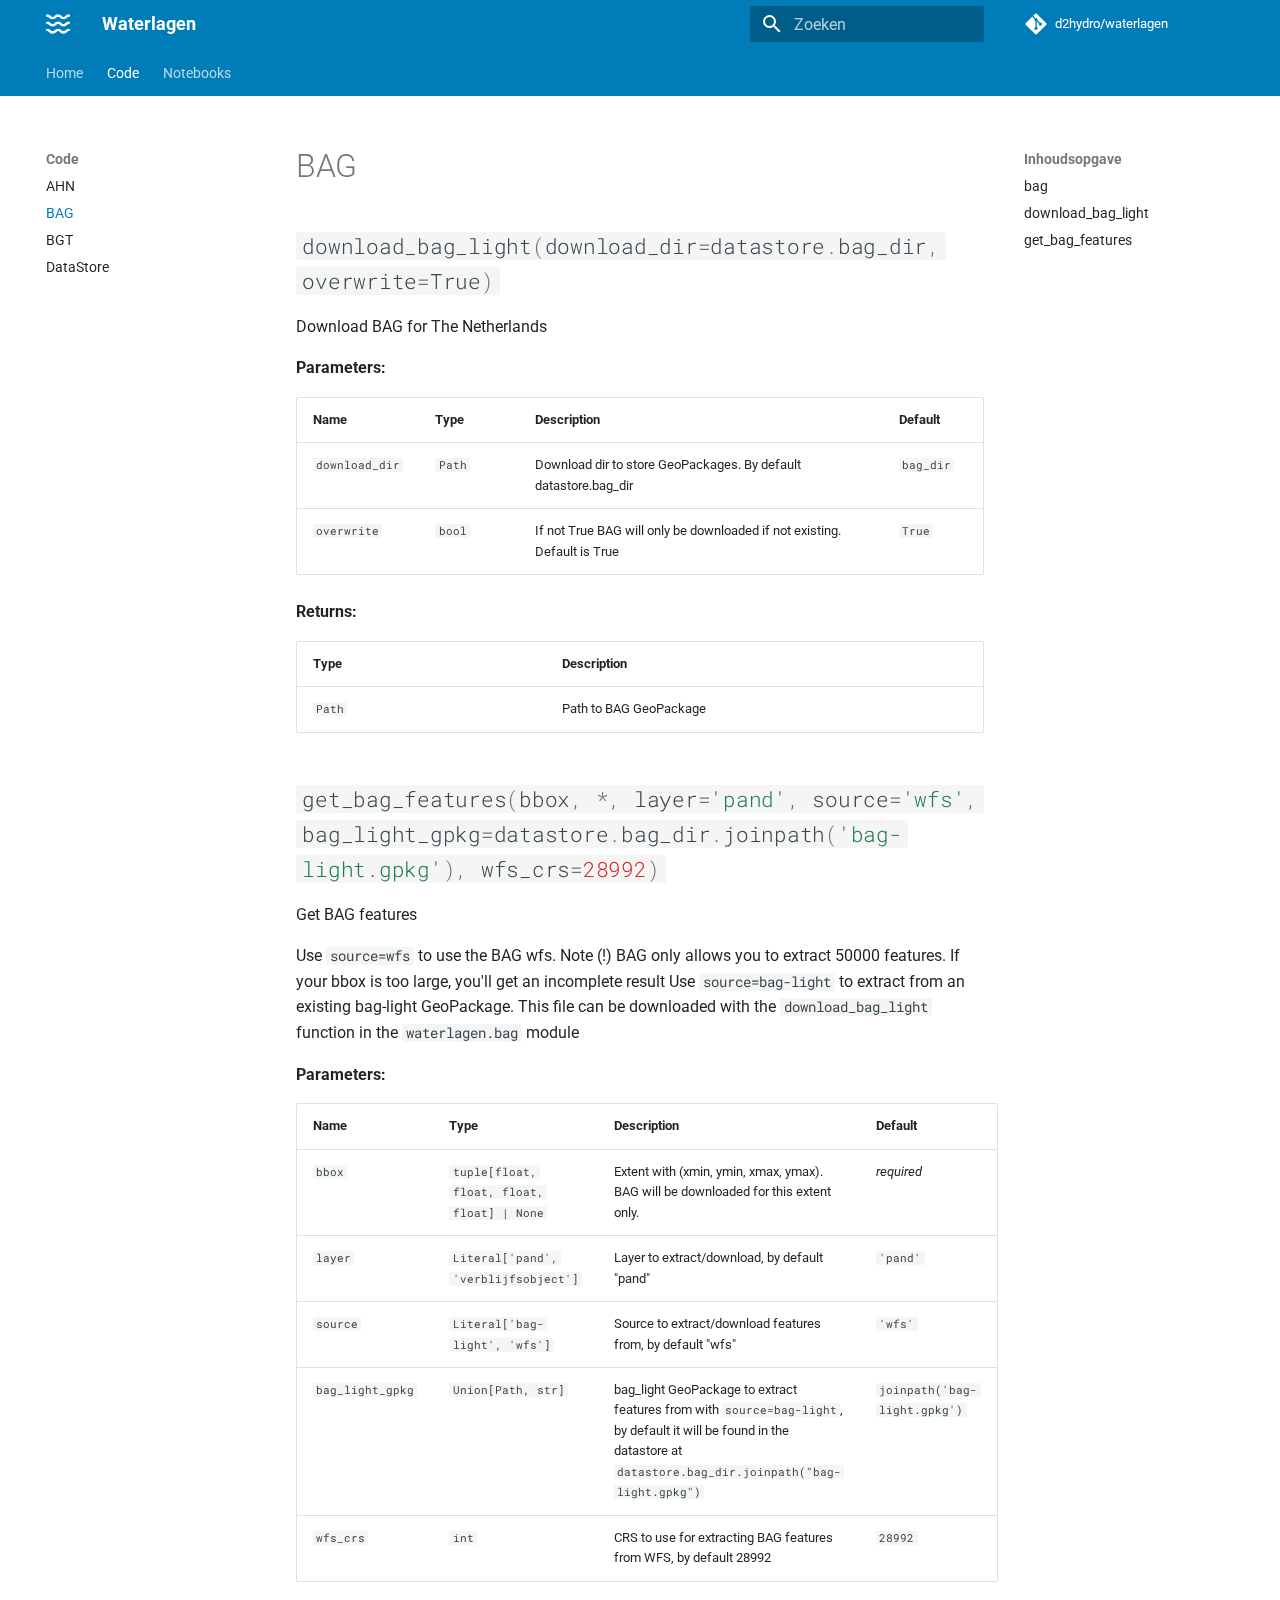
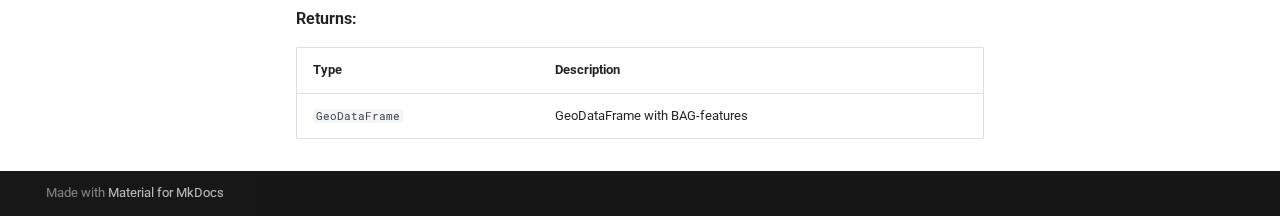
<file: reference/bag/index.html>
<!doctype html>
<html lang="nl" class="no-js">
  <head>
    
      <meta charset="utf-8">
      <meta name="viewport" content="width=device-width,initial-scale=1">
      
      
      
      
        <link rel="prev" href="../ahn/">
      
      
        <link rel="next" href="../bgt/">
      
      
        
      
      
      <link rel="icon" href="../../icons/favicon.png">
      <meta name="generator" content="mkdocs-1.6.1, mkdocs-material-9.7.1">
    
    
      
        <title>BAG - Waterlagen</title>
      
    
    
      <link rel="stylesheet" href="../../assets/stylesheets/main.484c7ddc.min.css">
      
        
        <link rel="stylesheet" href="../../assets/stylesheets/palette.ab4e12ef.min.css">
      
      


    
    
      
    
    
      
        
        
        <link rel="preconnect" href="https://fonts.gstatic.com" crossorigin>
        <link rel="stylesheet" href="https://fonts.googleapis.com/css?family=Roboto:300,300i,400,400i,700,700i%7CRoboto+Mono:400,400i,700,700i&display=fallback">
        <style>:root{--md-text-font:"Roboto";--md-code-font:"Roboto Mono"}</style>
      
    
    
      <link rel="stylesheet" href="../../assets/_mkdocstrings.css">
    
      <link rel="stylesheet" href="../../stylesheets/extra.css">
    
    <script>__md_scope=new URL("../..",location),__md_hash=e=>[...e].reduce(((e,_)=>(e<<5)-e+_.charCodeAt(0)),0),__md_get=(e,_=localStorage,t=__md_scope)=>JSON.parse(_.getItem(t.pathname+"."+e)),__md_set=(e,_,t=localStorage,a=__md_scope)=>{try{t.setItem(a.pathname+"."+e,JSON.stringify(_))}catch(e){}}</script>
    
      

    
    
  </head>
  
  
    
    
    
    
    
    <body dir="ltr" data-md-color-scheme="default" data-md-color-primary="custom" data-md-color-accent="indigo">
  
    
    <input class="md-toggle" data-md-toggle="drawer" type="checkbox" id="__drawer" autocomplete="off">
    <input class="md-toggle" data-md-toggle="search" type="checkbox" id="__search" autocomplete="off">
    <label class="md-overlay" for="__drawer"></label>
    <div data-md-component="skip">
      
        
        <a href="#bag" class="md-skip">
          Ga naar inhoud
        </a>
      
    </div>
    <div data-md-component="announce">
      
    </div>
    
    
      

<header class="md-header" data-md-component="header">
  <nav class="md-header__inner md-grid" aria-label="Header">
    <a href="../.." title="Waterlagen" class="md-header__button md-logo" aria-label="Waterlagen" data-md-component="logo">
      
  <img src="../../icons/logo.png" alt="logo">

    </a>
    <label class="md-header__button md-icon" for="__drawer">
      
      <svg xmlns="http://www.w3.org/2000/svg" viewBox="0 0 24 24"><path d="M3 6h18v2H3zm0 5h18v2H3zm0 5h18v2H3z"/></svg>
    </label>
    <div class="md-header__title" data-md-component="header-title">
      <div class="md-header__ellipsis">
        <div class="md-header__topic">
          <span class="md-ellipsis">
            Waterlagen
          </span>
        </div>
        <div class="md-header__topic" data-md-component="header-topic">
          <span class="md-ellipsis">
            
              BAG
            
          </span>
        </div>
      </div>
    </div>
    
      
    
    
    
    
      
      
        <label class="md-header__button md-icon" for="__search">
          
          <svg xmlns="http://www.w3.org/2000/svg" viewBox="0 0 24 24"><path d="M9.5 3A6.5 6.5 0 0 1 16 9.5c0 1.61-.59 3.09-1.56 4.23l.27.27h.79l5 5-1.5 1.5-5-5v-.79l-.27-.27A6.52 6.52 0 0 1 9.5 16 6.5 6.5 0 0 1 3 9.5 6.5 6.5 0 0 1 9.5 3m0 2C7 5 5 7 5 9.5S7 14 9.5 14 14 12 14 9.5 12 5 9.5 5"/></svg>
        </label>
        <div class="md-search" data-md-component="search" role="dialog">
  <label class="md-search__overlay" for="__search"></label>
  <div class="md-search__inner" role="search">
    <form class="md-search__form" name="search">
      <input type="text" class="md-search__input" name="query" aria-label="Zoeken" placeholder="Zoeken" autocapitalize="off" autocorrect="off" autocomplete="off" spellcheck="false" data-md-component="search-query" required>
      <label class="md-search__icon md-icon" for="__search">
        
        <svg xmlns="http://www.w3.org/2000/svg" viewBox="0 0 24 24"><path d="M9.5 3A6.5 6.5 0 0 1 16 9.5c0 1.61-.59 3.09-1.56 4.23l.27.27h.79l5 5-1.5 1.5-5-5v-.79l-.27-.27A6.52 6.52 0 0 1 9.5 16 6.5 6.5 0 0 1 3 9.5 6.5 6.5 0 0 1 9.5 3m0 2C7 5 5 7 5 9.5S7 14 9.5 14 14 12 14 9.5 12 5 9.5 5"/></svg>
        
        <svg xmlns="http://www.w3.org/2000/svg" viewBox="0 0 24 24"><path d="M20 11v2H8l5.5 5.5-1.42 1.42L4.16 12l7.92-7.92L13.5 5.5 8 11z"/></svg>
      </label>
      <nav class="md-search__options" aria-label="Zoeken">
        
        <button type="reset" class="md-search__icon md-icon" title="Leegmaken" aria-label="Leegmaken" tabindex="-1">
          
          <svg xmlns="http://www.w3.org/2000/svg" viewBox="0 0 24 24"><path d="M19 6.41 17.59 5 12 10.59 6.41 5 5 6.41 10.59 12 5 17.59 6.41 19 12 13.41 17.59 19 19 17.59 13.41 12z"/></svg>
        </button>
      </nav>
      
    </form>
    <div class="md-search__output">
      <div class="md-search__scrollwrap" tabindex="0" data-md-scrollfix>
        <div class="md-search-result" data-md-component="search-result">
          <div class="md-search-result__meta">
            Zoeken initialiseren
          </div>
          <ol class="md-search-result__list" role="presentation"></ol>
        </div>
      </div>
    </div>
  </div>
</div>
      
    
    
      <div class="md-header__source">
        <a href="https://github.com/d2hydro/waterlagen" title="Ga naar repository" class="md-source" data-md-component="source">
  <div class="md-source__icon md-icon">
    
    <svg xmlns="http://www.w3.org/2000/svg" viewBox="0 0 448 512"><!--! Font Awesome Free 7.1.0 by @fontawesome - https://fontawesome.com License - https://fontawesome.com/license/free (Icons: CC BY 4.0, Fonts: SIL OFL 1.1, Code: MIT License) Copyright 2025 Fonticons, Inc.--><path d="M439.6 236.1 244 40.5c-5.4-5.5-12.8-8.5-20.4-8.5s-15 3-20.4 8.4L162.5 81l51.5 51.5c27.1-9.1 52.7 16.8 43.4 43.7l49.7 49.7c34.2-11.8 61.2 31 35.5 56.7-26.5 26.5-70.2-2.9-56-37.3L240.3 199v121.9c25.3 12.5 22.3 41.8 9.1 55-6.4 6.4-15.2 10.1-24.3 10.1s-17.8-3.6-24.3-10.1c-17.6-17.6-11.1-46.9 11.2-56v-123c-20.8-8.5-24.6-30.7-18.6-45L142.6 101 8.5 235.1C3 240.6 0 247.9 0 255.5s3 15 8.5 20.4l195.6 195.7c5.4 5.4 12.7 8.4 20.4 8.4s15-3 20.4-8.4l194.7-194.7c5.4-5.4 8.4-12.8 8.4-20.4s-3-15-8.4-20.4"/></svg>
  </div>
  <div class="md-source__repository">
    d2hydro/waterlagen
  </div>
</a>
      </div>
    
  </nav>
  
</header>
    
    <div class="md-container" data-md-component="container">
      
      
        
          
            
<nav class="md-tabs" aria-label="Tabs" data-md-component="tabs">
  <div class="md-grid">
    <ul class="md-tabs__list">
      
        
  
  
  
  
    
    
      <li class="md-tabs__item">
        <a href="../.." class="md-tabs__link">
          
  
  
  Home

        </a>
      </li>
    
  

      
        
  
  
  
    
  
  
    
    
      <li class="md-tabs__item md-tabs__item--active">
        <a href="../ahn/" class="md-tabs__link">
          
  
  
  Code

        </a>
      </li>
    
  

      
        
  
  
  
  
    
    
      <li class="md-tabs__item">
        <a href="../../notebooks/dem_alkmaar/" class="md-tabs__link">
          
  
  
  Notebooks

        </a>
      </li>
    
  

      
    </ul>
  </div>
</nav>
          
        
      
      <main class="md-main" data-md-component="main">
        <div class="md-main__inner md-grid">
          
            
              
              <div class="md-sidebar md-sidebar--primary" data-md-component="sidebar" data-md-type="navigation" >
                <div class="md-sidebar__scrollwrap">
                  <div class="md-sidebar__inner">
                    


  


<nav class="md-nav md-nav--primary md-nav--lifted" aria-label="Navigatie" data-md-level="0">
  <label class="md-nav__title" for="__drawer">
    <a href="../.." title="Waterlagen" class="md-nav__button md-logo" aria-label="Waterlagen" data-md-component="logo">
      
  <img src="../../icons/logo.png" alt="logo">

    </a>
    Waterlagen
  </label>
  
    <div class="md-nav__source">
      <a href="https://github.com/d2hydro/waterlagen" title="Ga naar repository" class="md-source" data-md-component="source">
  <div class="md-source__icon md-icon">
    
    <svg xmlns="http://www.w3.org/2000/svg" viewBox="0 0 448 512"><!--! Font Awesome Free 7.1.0 by @fontawesome - https://fontawesome.com License - https://fontawesome.com/license/free (Icons: CC BY 4.0, Fonts: SIL OFL 1.1, Code: MIT License) Copyright 2025 Fonticons, Inc.--><path d="M439.6 236.1 244 40.5c-5.4-5.5-12.8-8.5-20.4-8.5s-15 3-20.4 8.4L162.5 81l51.5 51.5c27.1-9.1 52.7 16.8 43.4 43.7l49.7 49.7c34.2-11.8 61.2 31 35.5 56.7-26.5 26.5-70.2-2.9-56-37.3L240.3 199v121.9c25.3 12.5 22.3 41.8 9.1 55-6.4 6.4-15.2 10.1-24.3 10.1s-17.8-3.6-24.3-10.1c-17.6-17.6-11.1-46.9 11.2-56v-123c-20.8-8.5-24.6-30.7-18.6-45L142.6 101 8.5 235.1C3 240.6 0 247.9 0 255.5s3 15 8.5 20.4l195.6 195.7c5.4 5.4 12.7 8.4 20.4 8.4s15-3 20.4-8.4l194.7-194.7c5.4-5.4 8.4-12.8 8.4-20.4s-3-15-8.4-20.4"/></svg>
  </div>
  <div class="md-source__repository">
    d2hydro/waterlagen
  </div>
</a>
    </div>
  
  <ul class="md-nav__list" data-md-scrollfix>
    
      
      
  
  
  
  
    
    
    
    
      
      
    
    
    <li class="md-nav__item md-nav__item--nested">
      
        
        
        <input class="md-nav__toggle md-toggle " type="checkbox" id="__nav_1" >
        
          
          <label class="md-nav__link" for="__nav_1" id="__nav_1_label" tabindex="0">
            
  
  
  <span class="md-ellipsis">
    
  
    Home
  

    
  </span>
  
  

            <span class="md-nav__icon md-icon"></span>
          </label>
        
        <nav class="md-nav" data-md-level="1" aria-labelledby="__nav_1_label" aria-expanded="false">
          <label class="md-nav__title" for="__nav_1">
            <span class="md-nav__icon md-icon"></span>
            
  
    Home
  

          </label>
          <ul class="md-nav__list" data-md-scrollfix>
            
              
                
  
  
  
  
    <li class="md-nav__item">
      <a href="../.." class="md-nav__link">
        
  
  
  <span class="md-ellipsis">
    
  
    Algemeen
  

    
  </span>
  
  

      </a>
    </li>
  

              
            
              
                
  
  
  
  
    <li class="md-nav__item">
      <a href="../../datastore/" class="md-nav__link">
        
  
  
  <span class="md-ellipsis">
    
  
    DataStore
  

    
  </span>
  
  

      </a>
    </li>
  

              
            
              
                
  
  
  
  
    <li class="md-nav__item">
      <a href="../../downloads/" class="md-nav__link">
        
  
  
  <span class="md-ellipsis">
    
  
    Downloads
  

    
  </span>
  
  

      </a>
    </li>
  

              
            
              
                
  
  
  
  
    <li class="md-nav__item">
      <a href="../../bewerkingen/" class="md-nav__link">
        
  
  
  <span class="md-ellipsis">
    
  
    Bewerkingen
  

    
  </span>
  
  

      </a>
    </li>
  

              
            
          </ul>
        </nav>
      
    </li>
  

    
      
      
  
  
    
  
  
  
    
    
    
    
      
        
        
      
      
    
    
    <li class="md-nav__item md-nav__item--active md-nav__item--section md-nav__item--nested">
      
        
        
        <input class="md-nav__toggle md-toggle " type="checkbox" id="__nav_2" checked>
        
          
          <label class="md-nav__link" for="__nav_2" id="__nav_2_label" tabindex="">
            
  
  
  <span class="md-ellipsis">
    
  
    Code
  

    
  </span>
  
  

            <span class="md-nav__icon md-icon"></span>
          </label>
        
        <nav class="md-nav" data-md-level="1" aria-labelledby="__nav_2_label" aria-expanded="true">
          <label class="md-nav__title" for="__nav_2">
            <span class="md-nav__icon md-icon"></span>
            
  
    Code
  

          </label>
          <ul class="md-nav__list" data-md-scrollfix>
            
              
                
  
  
  
  
    <li class="md-nav__item">
      <a href="../ahn/" class="md-nav__link">
        
  
  
  <span class="md-ellipsis">
    
  
    AHN
  

    
  </span>
  
  

      </a>
    </li>
  

              
            
              
                
  
  
    
  
  
  
    <li class="md-nav__item md-nav__item--active">
      
      <input class="md-nav__toggle md-toggle" type="checkbox" id="__toc">
      
      
        
      
      
        <label class="md-nav__link md-nav__link--active" for="__toc">
          
  
  
  <span class="md-ellipsis">
    
  
    BAG
  

    
  </span>
  
  

          <span class="md-nav__icon md-icon"></span>
        </label>
      
      <a href="./" class="md-nav__link md-nav__link--active">
        
  
  
  <span class="md-ellipsis">
    
  
    BAG
  

    
  </span>
  
  

      </a>
      
        

<nav class="md-nav md-nav--secondary" aria-label="Inhoudsopgave">
  
  
  
    
  
  
    <label class="md-nav__title" for="__toc">
      <span class="md-nav__icon md-icon"></span>
      Inhoudsopgave
    </label>
    <ul class="md-nav__list" data-md-component="toc" data-md-scrollfix>
      
        <li class="md-nav__item">
  <a href="#waterlagen.bag" class="md-nav__link">
    <span class="md-ellipsis">
      
        bag
      
    </span>
  </a>
  
</li>
      
        <li class="md-nav__item">
  <a href="#waterlagen.bag.download_bag_light" class="md-nav__link">
    <span class="md-ellipsis">
      
        download_bag_light
      
    </span>
  </a>
  
</li>
      
        <li class="md-nav__item">
  <a href="#waterlagen.bag.get_bag_features" class="md-nav__link">
    <span class="md-ellipsis">
      
        get_bag_features
      
    </span>
  </a>
  
</li>
      
    </ul>
  
</nav>
      
    </li>
  

              
            
              
                
  
  
  
  
    <li class="md-nav__item">
      <a href="../bgt/" class="md-nav__link">
        
  
  
  <span class="md-ellipsis">
    
  
    BGT
  

    
  </span>
  
  

      </a>
    </li>
  

              
            
              
                
  
  
  
  
    <li class="md-nav__item">
      <a href="../datastore/" class="md-nav__link">
        
  
  
  <span class="md-ellipsis">
    
  
    DataStore
  

    
  </span>
  
  

      </a>
    </li>
  

              
            
          </ul>
        </nav>
      
    </li>
  

    
      
      
  
  
  
  
    
    
    
    
      
      
    
    
    <li class="md-nav__item md-nav__item--nested">
      
        
        
        <input class="md-nav__toggle md-toggle " type="checkbox" id="__nav_3" >
        
          
          <label class="md-nav__link" for="__nav_3" id="__nav_3_label" tabindex="0">
            
  
  
  <span class="md-ellipsis">
    
  
    Notebooks
  

    
  </span>
  
  

            <span class="md-nav__icon md-icon"></span>
          </label>
        
        <nav class="md-nav" data-md-level="1" aria-labelledby="__nav_3_label" aria-expanded="false">
          <label class="md-nav__title" for="__nav_3">
            <span class="md-nav__icon md-icon"></span>
            
  
    Notebooks
  

          </label>
          <ul class="md-nav__list" data-md-scrollfix>
            
              
                
  
  
  
  
    <li class="md-nav__item">
      <a href="../../notebooks/dem_alkmaar/" class="md-nav__link">
        
  
  
  <span class="md-ellipsis">
    
  
    DEM Alkmaar
  

    
  </span>
  
  

      </a>
    </li>
  

              
            
          </ul>
        </nav>
      
    </li>
  

    
  </ul>
</nav>
                  </div>
                </div>
              </div>
            
            
              
              <div class="md-sidebar md-sidebar--secondary" data-md-component="sidebar" data-md-type="toc" >
                <div class="md-sidebar__scrollwrap">
                  <div class="md-sidebar__inner">
                    

<nav class="md-nav md-nav--secondary" aria-label="Inhoudsopgave">
  
  
  
    
  
  
    <label class="md-nav__title" for="__toc">
      <span class="md-nav__icon md-icon"></span>
      Inhoudsopgave
    </label>
    <ul class="md-nav__list" data-md-component="toc" data-md-scrollfix>
      
        <li class="md-nav__item">
  <a href="#waterlagen.bag" class="md-nav__link">
    <span class="md-ellipsis">
      
        bag
      
    </span>
  </a>
  
</li>
      
        <li class="md-nav__item">
  <a href="#waterlagen.bag.download_bag_light" class="md-nav__link">
    <span class="md-ellipsis">
      
        download_bag_light
      
    </span>
  </a>
  
</li>
      
        <li class="md-nav__item">
  <a href="#waterlagen.bag.get_bag_features" class="md-nav__link">
    <span class="md-ellipsis">
      
        get_bag_features
      
    </span>
  </a>
  
</li>
      
    </ul>
  
</nav>
                  </div>
                </div>
              </div>
            
          
          
            <div class="md-content" data-md-component="content">
              
              <article class="md-content__inner md-typeset">
                
                  


  
  


<h1 id="bag">BAG</h1>


<div class="doc doc-object doc-module">



<a id="waterlagen.bag"></a>
    <div class="doc doc-contents first">










<div class="doc doc-children">










<div class="doc doc-object doc-function">


<h2 id="waterlagen.bag.download_bag_light" class="doc doc-heading">
            <code class="highlight language-python"><span class="n">download_bag_light</span><span class="p">(</span><span class="n">download_dir</span><span class="o">=</span><span class="n">datastore</span><span class="o">.</span><span class="n">bag_dir</span><span class="p">,</span> <span class="n">overwrite</span><span class="o">=</span><span class="kc">True</span><span class="p">)</span></code>

</h2>


    <div class="doc doc-contents ">

        <p>Download BAG for The Netherlands</p>


<p><span class="doc-section-title">Parameters:</span></p>
    <table>
      <thead>
        <tr>
          <th>Name</th>
          <th>Type</th>
          <th>Description</th>
          <th>Default</th>
        </tr>
      </thead>
      <tbody>
          <tr class="doc-section-item">
            <td>
                <code>download_dir</code>
            </td>
            <td>
                  <code><span title="pathlib.Path">Path</span></code>
            </td>
            <td>
              <div class="doc-md-description">
                <p>Download dir to store GeoPackages. By default datastore.bag_dir</p>
              </div>
            </td>
            <td>
                  <code><span title="waterlagen.datastore.bag_dir">bag_dir</span></code>
            </td>
          </tr>
          <tr class="doc-section-item">
            <td>
                <code>overwrite</code>
            </td>
            <td>
                  <code><span title="bool">bool</span></code>
            </td>
            <td>
              <div class="doc-md-description">
                <p>If not True BAG will only be downloaded if not existing. Default is True</p>
              </div>
            </td>
            <td>
                  <code>True</code>
            </td>
          </tr>
      </tbody>
    </table>


    <p><span class="doc-section-title">Returns:</span></p>
    <table>
      <thead>
        <tr>
          <th>Type</th>
          <th>Description</th>
        </tr>
      </thead>
      <tbody>
          <tr class="doc-section-item">
            <td>
                  <code><span title="pathlib.Path">Path</span></code>
            </td>
            <td>
              <div class="doc-md-description">
                <p>Path to BAG GeoPackage</p>
              </div>
            </td>
          </tr>
      </tbody>
    </table>


    </div>

</div>

<div class="doc doc-object doc-function">


<h2 id="waterlagen.bag.get_bag_features" class="doc doc-heading">
            <code class="highlight language-python"><span class="n">get_bag_features</span><span class="p">(</span><span class="n">bbox</span><span class="p">,</span> <span class="o">*</span><span class="p">,</span> <span class="n">layer</span><span class="o">=</span><span class="s1">&#39;pand&#39;</span><span class="p">,</span> <span class="n">source</span><span class="o">=</span><span class="s1">&#39;wfs&#39;</span><span class="p">,</span> <span class="n">bag_light_gpkg</span><span class="o">=</span><span class="n">datastore</span><span class="o">.</span><span class="n">bag_dir</span><span class="o">.</span><span class="n">joinpath</span><span class="p">(</span><span class="s1">&#39;bag-light.gpkg&#39;</span><span class="p">),</span> <span class="n">wfs_crs</span><span class="o">=</span><span class="mi">28992</span><span class="p">)</span></code>

</h2>


    <div class="doc doc-contents ">

        <p>Get BAG features</p>
<p>Use <code>source=wfs</code> to use the BAG wfs. Note (!) BAG only allows you to extract 50000 features. If your bbox is too large, you'll get an incomplete result
Use <code>source=bag-light</code> to extract from an existing bag-light GeoPackage. This file can be downloaded with the <code>download_bag_light</code> function in the <code>waterlagen.bag</code> module</p>


<p><span class="doc-section-title">Parameters:</span></p>
    <table>
      <thead>
        <tr>
          <th>Name</th>
          <th>Type</th>
          <th>Description</th>
          <th>Default</th>
        </tr>
      </thead>
      <tbody>
          <tr class="doc-section-item">
            <td>
                <code>bbox</code>
            </td>
            <td>
                  <code><span title="tuple">tuple</span>[<span title="float">float</span>, <span title="float">float</span>, <span title="float">float</span>, <span title="float">float</span>] | None</code>
            </td>
            <td>
              <div class="doc-md-description">
                <p>Extent with (xmin, ymin, xmax, ymax). BAG will be downloaded for this extent only.</p>
              </div>
            </td>
            <td>
                <em>required</em>
            </td>
          </tr>
          <tr class="doc-section-item">
            <td>
                <code>layer</code>
            </td>
            <td>
                  <code><span title="typing.Literal">Literal</span>[&#39;pand&#39;, &#39;verblijfsobject&#39;]</code>
            </td>
            <td>
              <div class="doc-md-description">
                <p>Layer to extract/download, by default "pand"</p>
              </div>
            </td>
            <td>
                  <code>&#39;pand&#39;</code>
            </td>
          </tr>
          <tr class="doc-section-item">
            <td>
                <code>source</code>
            </td>
            <td>
                  <code><span title="typing.Literal">Literal</span>[&#39;bag-light&#39;, &#39;wfs&#39;]</code>
            </td>
            <td>
              <div class="doc-md-description">
                <p>Source to extract/download features from, by default "wfs"</p>
              </div>
            </td>
            <td>
                  <code>&#39;wfs&#39;</code>
            </td>
          </tr>
          <tr class="doc-section-item">
            <td>
                <code>bag_light_gpkg</code>
            </td>
            <td>
                  <code><span title="typing.Union">Union</span>[<span title="pathlib.Path">Path</span>, <span title="str">str</span>]</code>
            </td>
            <td>
              <div class="doc-md-description">
                <p>bag_light GeoPackage to extract features from with <code>source=bag-light</code>, by default it will be found in the datastore at <code>datastore.bag_dir.joinpath("bag-light.gpkg")</code></p>
              </div>
            </td>
            <td>
                  <code><span title="waterlagen.datastore.bag_dir.joinpath">joinpath</span>(&#39;bag-light.gpkg&#39;)</code>
            </td>
          </tr>
          <tr class="doc-section-item">
            <td>
                <code>wfs_crs</code>
            </td>
            <td>
                  <code><span title="int">int</span></code>
            </td>
            <td>
              <div class="doc-md-description">
                <p>CRS to use for extracting BAG features from WFS, by default 28992</p>
              </div>
            </td>
            <td>
                  <code>28992</code>
            </td>
          </tr>
      </tbody>
    </table>


    <p><span class="doc-section-title">Returns:</span></p>
    <table>
      <thead>
        <tr>
          <th>Type</th>
          <th>Description</th>
        </tr>
      </thead>
      <tbody>
          <tr class="doc-section-item">
            <td>
                  <code><span title="geopandas.GeoDataFrame">GeoDataFrame</span></code>
            </td>
            <td>
              <div class="doc-md-description">
                <p>GeoDataFrame with BAG-features</p>
              </div>
            </td>
          </tr>
      </tbody>
    </table>


    </div>

</div>



  </div>

    </div>

</div>












                
              </article>
            </div>
          
          
<script>var target=document.getElementById(location.hash.slice(1));target&&target.name&&(target.checked=target.name.startsWith("__tabbed_"))</script>
        </div>
        
      </main>
      
        <footer class="md-footer">
  
  <div class="md-footer-meta md-typeset">
    <div class="md-footer-meta__inner md-grid">
      <div class="md-copyright">
  
  
    Made with
    <a href="https://squidfunk.github.io/mkdocs-material/" target="_blank" rel="noopener">
      Material for MkDocs
    </a>
  
</div>
      
    </div>
  </div>
</footer>
      
    </div>
    <div class="md-dialog" data-md-component="dialog">
      <div class="md-dialog__inner md-typeset"></div>
    </div>
    
    
    
      
      
      <script id="__config" type="application/json">{"annotate": null, "base": "../..", "features": ["navigation.tabs", "content.code.copy"], "search": "../../assets/javascripts/workers/search.2c215733.min.js", "tags": null, "translations": {"clipboard.copied": "Gekopieerd naar klembord", "clipboard.copy": "Kopi\u00ebren naar klembord", "search.result.more.one": "1 extra overeenkomst op deze pagina", "search.result.more.other": "# extra overeenkomsten op deze pagina", "search.result.none": "Geen overeenkomende documenten", "search.result.one": "1 overeenkomende document", "search.result.other": "# overeenkomende documenten", "search.result.placeholder": "Typ om te beginnen met zoeken", "search.result.term.missing": "Ontbreekt", "select.version": "Selecteer versie"}, "version": null}</script>
    
    
      <script src="../../assets/javascripts/bundle.79ae519e.min.js"></script>
      
    
  </body>
</html>
</file>
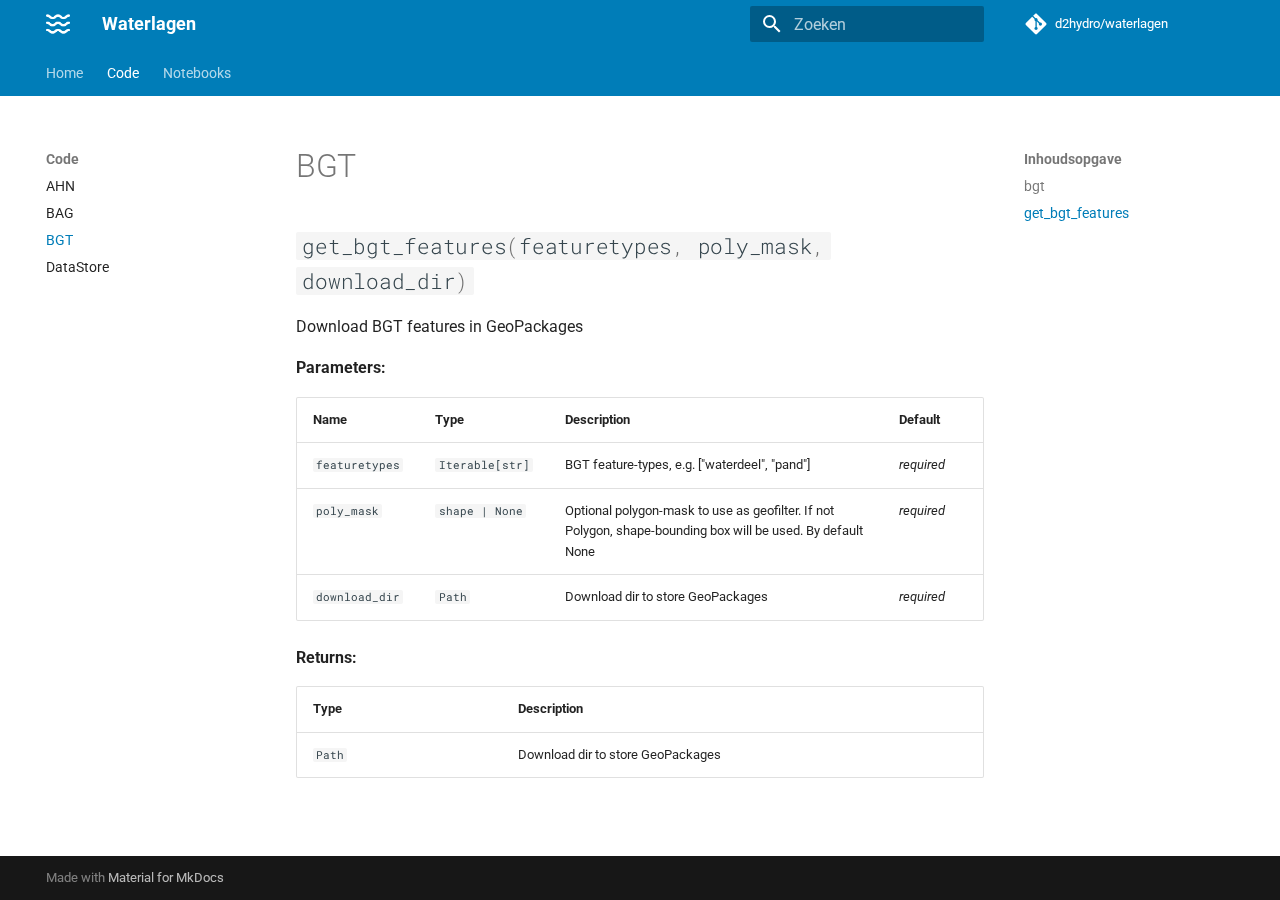
<file: reference/bgt/index.html>
<!doctype html>
<html lang="nl" class="no-js">
  <head>
    
      <meta charset="utf-8">
      <meta name="viewport" content="width=device-width,initial-scale=1">
      
      
      
      
        <link rel="prev" href="../bag/">
      
      
        <link rel="next" href="../datastore/">
      
      
        
      
      
      <link rel="icon" href="../../icons/favicon.png">
      <meta name="generator" content="mkdocs-1.6.1, mkdocs-material-9.7.1">
    
    
      
        <title>BGT - Waterlagen</title>
      
    
    
      <link rel="stylesheet" href="../../assets/stylesheets/main.484c7ddc.min.css">
      
        
        <link rel="stylesheet" href="../../assets/stylesheets/palette.ab4e12ef.min.css">
      
      


    
    
      
    
    
      
        
        
        <link rel="preconnect" href="https://fonts.gstatic.com" crossorigin>
        <link rel="stylesheet" href="https://fonts.googleapis.com/css?family=Roboto:300,300i,400,400i,700,700i%7CRoboto+Mono:400,400i,700,700i&display=fallback">
        <style>:root{--md-text-font:"Roboto";--md-code-font:"Roboto Mono"}</style>
      
    
    
      <link rel="stylesheet" href="../../assets/_mkdocstrings.css">
    
      <link rel="stylesheet" href="../../stylesheets/extra.css">
    
    <script>__md_scope=new URL("../..",location),__md_hash=e=>[...e].reduce(((e,_)=>(e<<5)-e+_.charCodeAt(0)),0),__md_get=(e,_=localStorage,t=__md_scope)=>JSON.parse(_.getItem(t.pathname+"."+e)),__md_set=(e,_,t=localStorage,a=__md_scope)=>{try{t.setItem(a.pathname+"."+e,JSON.stringify(_))}catch(e){}}</script>
    
      

    
    
  </head>
  
  
    
    
    
    
    
    <body dir="ltr" data-md-color-scheme="default" data-md-color-primary="custom" data-md-color-accent="indigo">
  
    
    <input class="md-toggle" data-md-toggle="drawer" type="checkbox" id="__drawer" autocomplete="off">
    <input class="md-toggle" data-md-toggle="search" type="checkbox" id="__search" autocomplete="off">
    <label class="md-overlay" for="__drawer"></label>
    <div data-md-component="skip">
      
        
        <a href="#bgt" class="md-skip">
          Ga naar inhoud
        </a>
      
    </div>
    <div data-md-component="announce">
      
    </div>
    
    
      

<header class="md-header" data-md-component="header">
  <nav class="md-header__inner md-grid" aria-label="Header">
    <a href="../.." title="Waterlagen" class="md-header__button md-logo" aria-label="Waterlagen" data-md-component="logo">
      
  <img src="../../icons/logo.png" alt="logo">

    </a>
    <label class="md-header__button md-icon" for="__drawer">
      
      <svg xmlns="http://www.w3.org/2000/svg" viewBox="0 0 24 24"><path d="M3 6h18v2H3zm0 5h18v2H3zm0 5h18v2H3z"/></svg>
    </label>
    <div class="md-header__title" data-md-component="header-title">
      <div class="md-header__ellipsis">
        <div class="md-header__topic">
          <span class="md-ellipsis">
            Waterlagen
          </span>
        </div>
        <div class="md-header__topic" data-md-component="header-topic">
          <span class="md-ellipsis">
            
              BGT
            
          </span>
        </div>
      </div>
    </div>
    
      
    
    
    
    
      
      
        <label class="md-header__button md-icon" for="__search">
          
          <svg xmlns="http://www.w3.org/2000/svg" viewBox="0 0 24 24"><path d="M9.5 3A6.5 6.5 0 0 1 16 9.5c0 1.61-.59 3.09-1.56 4.23l.27.27h.79l5 5-1.5 1.5-5-5v-.79l-.27-.27A6.52 6.52 0 0 1 9.5 16 6.5 6.5 0 0 1 3 9.5 6.5 6.5 0 0 1 9.5 3m0 2C7 5 5 7 5 9.5S7 14 9.5 14 14 12 14 9.5 12 5 9.5 5"/></svg>
        </label>
        <div class="md-search" data-md-component="search" role="dialog">
  <label class="md-search__overlay" for="__search"></label>
  <div class="md-search__inner" role="search">
    <form class="md-search__form" name="search">
      <input type="text" class="md-search__input" name="query" aria-label="Zoeken" placeholder="Zoeken" autocapitalize="off" autocorrect="off" autocomplete="off" spellcheck="false" data-md-component="search-query" required>
      <label class="md-search__icon md-icon" for="__search">
        
        <svg xmlns="http://www.w3.org/2000/svg" viewBox="0 0 24 24"><path d="M9.5 3A6.5 6.5 0 0 1 16 9.5c0 1.61-.59 3.09-1.56 4.23l.27.27h.79l5 5-1.5 1.5-5-5v-.79l-.27-.27A6.52 6.52 0 0 1 9.5 16 6.5 6.5 0 0 1 3 9.5 6.5 6.5 0 0 1 9.5 3m0 2C7 5 5 7 5 9.5S7 14 9.5 14 14 12 14 9.5 12 5 9.5 5"/></svg>
        
        <svg xmlns="http://www.w3.org/2000/svg" viewBox="0 0 24 24"><path d="M20 11v2H8l5.5 5.5-1.42 1.42L4.16 12l7.92-7.92L13.5 5.5 8 11z"/></svg>
      </label>
      <nav class="md-search__options" aria-label="Zoeken">
        
        <button type="reset" class="md-search__icon md-icon" title="Leegmaken" aria-label="Leegmaken" tabindex="-1">
          
          <svg xmlns="http://www.w3.org/2000/svg" viewBox="0 0 24 24"><path d="M19 6.41 17.59 5 12 10.59 6.41 5 5 6.41 10.59 12 5 17.59 6.41 19 12 13.41 17.59 19 19 17.59 13.41 12z"/></svg>
        </button>
      </nav>
      
    </form>
    <div class="md-search__output">
      <div class="md-search__scrollwrap" tabindex="0" data-md-scrollfix>
        <div class="md-search-result" data-md-component="search-result">
          <div class="md-search-result__meta">
            Zoeken initialiseren
          </div>
          <ol class="md-search-result__list" role="presentation"></ol>
        </div>
      </div>
    </div>
  </div>
</div>
      
    
    
      <div class="md-header__source">
        <a href="https://github.com/d2hydro/waterlagen" title="Ga naar repository" class="md-source" data-md-component="source">
  <div class="md-source__icon md-icon">
    
    <svg xmlns="http://www.w3.org/2000/svg" viewBox="0 0 448 512"><!--! Font Awesome Free 7.1.0 by @fontawesome - https://fontawesome.com License - https://fontawesome.com/license/free (Icons: CC BY 4.0, Fonts: SIL OFL 1.1, Code: MIT License) Copyright 2025 Fonticons, Inc.--><path d="M439.6 236.1 244 40.5c-5.4-5.5-12.8-8.5-20.4-8.5s-15 3-20.4 8.4L162.5 81l51.5 51.5c27.1-9.1 52.7 16.8 43.4 43.7l49.7 49.7c34.2-11.8 61.2 31 35.5 56.7-26.5 26.5-70.2-2.9-56-37.3L240.3 199v121.9c25.3 12.5 22.3 41.8 9.1 55-6.4 6.4-15.2 10.1-24.3 10.1s-17.8-3.6-24.3-10.1c-17.6-17.6-11.1-46.9 11.2-56v-123c-20.8-8.5-24.6-30.7-18.6-45L142.6 101 8.5 235.1C3 240.6 0 247.9 0 255.5s3 15 8.5 20.4l195.6 195.7c5.4 5.4 12.7 8.4 20.4 8.4s15-3 20.4-8.4l194.7-194.7c5.4-5.4 8.4-12.8 8.4-20.4s-3-15-8.4-20.4"/></svg>
  </div>
  <div class="md-source__repository">
    d2hydro/waterlagen
  </div>
</a>
      </div>
    
  </nav>
  
</header>
    
    <div class="md-container" data-md-component="container">
      
      
        
          
            
<nav class="md-tabs" aria-label="Tabs" data-md-component="tabs">
  <div class="md-grid">
    <ul class="md-tabs__list">
      
        
  
  
  
  
    
    
      <li class="md-tabs__item">
        <a href="../.." class="md-tabs__link">
          
  
  
  Home

        </a>
      </li>
    
  

      
        
  
  
  
    
  
  
    
    
      <li class="md-tabs__item md-tabs__item--active">
        <a href="../ahn/" class="md-tabs__link">
          
  
  
  Code

        </a>
      </li>
    
  

      
        
  
  
  
  
    
    
      <li class="md-tabs__item">
        <a href="../../notebooks/dem_alkmaar/" class="md-tabs__link">
          
  
  
  Notebooks

        </a>
      </li>
    
  

      
    </ul>
  </div>
</nav>
          
        
      
      <main class="md-main" data-md-component="main">
        <div class="md-main__inner md-grid">
          
            
              
              <div class="md-sidebar md-sidebar--primary" data-md-component="sidebar" data-md-type="navigation" >
                <div class="md-sidebar__scrollwrap">
                  <div class="md-sidebar__inner">
                    


  


<nav class="md-nav md-nav--primary md-nav--lifted" aria-label="Navigatie" data-md-level="0">
  <label class="md-nav__title" for="__drawer">
    <a href="../.." title="Waterlagen" class="md-nav__button md-logo" aria-label="Waterlagen" data-md-component="logo">
      
  <img src="../../icons/logo.png" alt="logo">

    </a>
    Waterlagen
  </label>
  
    <div class="md-nav__source">
      <a href="https://github.com/d2hydro/waterlagen" title="Ga naar repository" class="md-source" data-md-component="source">
  <div class="md-source__icon md-icon">
    
    <svg xmlns="http://www.w3.org/2000/svg" viewBox="0 0 448 512"><!--! Font Awesome Free 7.1.0 by @fontawesome - https://fontawesome.com License - https://fontawesome.com/license/free (Icons: CC BY 4.0, Fonts: SIL OFL 1.1, Code: MIT License) Copyright 2025 Fonticons, Inc.--><path d="M439.6 236.1 244 40.5c-5.4-5.5-12.8-8.5-20.4-8.5s-15 3-20.4 8.4L162.5 81l51.5 51.5c27.1-9.1 52.7 16.8 43.4 43.7l49.7 49.7c34.2-11.8 61.2 31 35.5 56.7-26.5 26.5-70.2-2.9-56-37.3L240.3 199v121.9c25.3 12.5 22.3 41.8 9.1 55-6.4 6.4-15.2 10.1-24.3 10.1s-17.8-3.6-24.3-10.1c-17.6-17.6-11.1-46.9 11.2-56v-123c-20.8-8.5-24.6-30.7-18.6-45L142.6 101 8.5 235.1C3 240.6 0 247.9 0 255.5s3 15 8.5 20.4l195.6 195.7c5.4 5.4 12.7 8.4 20.4 8.4s15-3 20.4-8.4l194.7-194.7c5.4-5.4 8.4-12.8 8.4-20.4s-3-15-8.4-20.4"/></svg>
  </div>
  <div class="md-source__repository">
    d2hydro/waterlagen
  </div>
</a>
    </div>
  
  <ul class="md-nav__list" data-md-scrollfix>
    
      
      
  
  
  
  
    
    
    
    
      
      
    
    
    <li class="md-nav__item md-nav__item--nested">
      
        
        
        <input class="md-nav__toggle md-toggle " type="checkbox" id="__nav_1" >
        
          
          <label class="md-nav__link" for="__nav_1" id="__nav_1_label" tabindex="0">
            
  
  
  <span class="md-ellipsis">
    
  
    Home
  

    
  </span>
  
  

            <span class="md-nav__icon md-icon"></span>
          </label>
        
        <nav class="md-nav" data-md-level="1" aria-labelledby="__nav_1_label" aria-expanded="false">
          <label class="md-nav__title" for="__nav_1">
            <span class="md-nav__icon md-icon"></span>
            
  
    Home
  

          </label>
          <ul class="md-nav__list" data-md-scrollfix>
            
              
                
  
  
  
  
    <li class="md-nav__item">
      <a href="../.." class="md-nav__link">
        
  
  
  <span class="md-ellipsis">
    
  
    Algemeen
  

    
  </span>
  
  

      </a>
    </li>
  

              
            
              
                
  
  
  
  
    <li class="md-nav__item">
      <a href="../../datastore/" class="md-nav__link">
        
  
  
  <span class="md-ellipsis">
    
  
    DataStore
  

    
  </span>
  
  

      </a>
    </li>
  

              
            
              
                
  
  
  
  
    <li class="md-nav__item">
      <a href="../../downloads/" class="md-nav__link">
        
  
  
  <span class="md-ellipsis">
    
  
    Downloads
  

    
  </span>
  
  

      </a>
    </li>
  

              
            
              
                
  
  
  
  
    <li class="md-nav__item">
      <a href="../../bewerkingen/" class="md-nav__link">
        
  
  
  <span class="md-ellipsis">
    
  
    Bewerkingen
  

    
  </span>
  
  

      </a>
    </li>
  

              
            
          </ul>
        </nav>
      
    </li>
  

    
      
      
  
  
    
  
  
  
    
    
    
    
      
        
        
      
      
    
    
    <li class="md-nav__item md-nav__item--active md-nav__item--section md-nav__item--nested">
      
        
        
        <input class="md-nav__toggle md-toggle " type="checkbox" id="__nav_2" checked>
        
          
          <label class="md-nav__link" for="__nav_2" id="__nav_2_label" tabindex="">
            
  
  
  <span class="md-ellipsis">
    
  
    Code
  

    
  </span>
  
  

            <span class="md-nav__icon md-icon"></span>
          </label>
        
        <nav class="md-nav" data-md-level="1" aria-labelledby="__nav_2_label" aria-expanded="true">
          <label class="md-nav__title" for="__nav_2">
            <span class="md-nav__icon md-icon"></span>
            
  
    Code
  

          </label>
          <ul class="md-nav__list" data-md-scrollfix>
            
              
                
  
  
  
  
    <li class="md-nav__item">
      <a href="../ahn/" class="md-nav__link">
        
  
  
  <span class="md-ellipsis">
    
  
    AHN
  

    
  </span>
  
  

      </a>
    </li>
  

              
            
              
                
  
  
  
  
    <li class="md-nav__item">
      <a href="../bag/" class="md-nav__link">
        
  
  
  <span class="md-ellipsis">
    
  
    BAG
  

    
  </span>
  
  

      </a>
    </li>
  

              
            
              
                
  
  
    
  
  
  
    <li class="md-nav__item md-nav__item--active">
      
      <input class="md-nav__toggle md-toggle" type="checkbox" id="__toc">
      
      
        
      
      
        <label class="md-nav__link md-nav__link--active" for="__toc">
          
  
  
  <span class="md-ellipsis">
    
  
    BGT
  

    
  </span>
  
  

          <span class="md-nav__icon md-icon"></span>
        </label>
      
      <a href="./" class="md-nav__link md-nav__link--active">
        
  
  
  <span class="md-ellipsis">
    
  
    BGT
  

    
  </span>
  
  

      </a>
      
        

<nav class="md-nav md-nav--secondary" aria-label="Inhoudsopgave">
  
  
  
    
  
  
    <label class="md-nav__title" for="__toc">
      <span class="md-nav__icon md-icon"></span>
      Inhoudsopgave
    </label>
    <ul class="md-nav__list" data-md-component="toc" data-md-scrollfix>
      
        <li class="md-nav__item">
  <a href="#waterlagen.bgt" class="md-nav__link">
    <span class="md-ellipsis">
      
        bgt
      
    </span>
  </a>
  
</li>
      
        <li class="md-nav__item">
  <a href="#waterlagen.bgt.get_bgt_features" class="md-nav__link">
    <span class="md-ellipsis">
      
        get_bgt_features
      
    </span>
  </a>
  
</li>
      
    </ul>
  
</nav>
      
    </li>
  

              
            
              
                
  
  
  
  
    <li class="md-nav__item">
      <a href="../datastore/" class="md-nav__link">
        
  
  
  <span class="md-ellipsis">
    
  
    DataStore
  

    
  </span>
  
  

      </a>
    </li>
  

              
            
          </ul>
        </nav>
      
    </li>
  

    
      
      
  
  
  
  
    
    
    
    
      
      
    
    
    <li class="md-nav__item md-nav__item--nested">
      
        
        
        <input class="md-nav__toggle md-toggle " type="checkbox" id="__nav_3" >
        
          
          <label class="md-nav__link" for="__nav_3" id="__nav_3_label" tabindex="0">
            
  
  
  <span class="md-ellipsis">
    
  
    Notebooks
  

    
  </span>
  
  

            <span class="md-nav__icon md-icon"></span>
          </label>
        
        <nav class="md-nav" data-md-level="1" aria-labelledby="__nav_3_label" aria-expanded="false">
          <label class="md-nav__title" for="__nav_3">
            <span class="md-nav__icon md-icon"></span>
            
  
    Notebooks
  

          </label>
          <ul class="md-nav__list" data-md-scrollfix>
            
              
                
  
  
  
  
    <li class="md-nav__item">
      <a href="../../notebooks/dem_alkmaar/" class="md-nav__link">
        
  
  
  <span class="md-ellipsis">
    
  
    DEM Alkmaar
  

    
  </span>
  
  

      </a>
    </li>
  

              
            
          </ul>
        </nav>
      
    </li>
  

    
  </ul>
</nav>
                  </div>
                </div>
              </div>
            
            
              
              <div class="md-sidebar md-sidebar--secondary" data-md-component="sidebar" data-md-type="toc" >
                <div class="md-sidebar__scrollwrap">
                  <div class="md-sidebar__inner">
                    

<nav class="md-nav md-nav--secondary" aria-label="Inhoudsopgave">
  
  
  
    
  
  
    <label class="md-nav__title" for="__toc">
      <span class="md-nav__icon md-icon"></span>
      Inhoudsopgave
    </label>
    <ul class="md-nav__list" data-md-component="toc" data-md-scrollfix>
      
        <li class="md-nav__item">
  <a href="#waterlagen.bgt" class="md-nav__link">
    <span class="md-ellipsis">
      
        bgt
      
    </span>
  </a>
  
</li>
      
        <li class="md-nav__item">
  <a href="#waterlagen.bgt.get_bgt_features" class="md-nav__link">
    <span class="md-ellipsis">
      
        get_bgt_features
      
    </span>
  </a>
  
</li>
      
    </ul>
  
</nav>
                  </div>
                </div>
              </div>
            
          
          
            <div class="md-content" data-md-component="content">
              
              <article class="md-content__inner md-typeset">
                
                  


  
  


<h1 id="bgt">BGT</h1>


<div class="doc doc-object doc-module">



<a id="waterlagen.bgt"></a>
    <div class="doc doc-contents first">










<div class="doc doc-children">










<div class="doc doc-object doc-function">


<h2 id="waterlagen.bgt.get_bgt_features" class="doc doc-heading">
            <code class="highlight language-python"><span class="n">get_bgt_features</span><span class="p">(</span><span class="n">featuretypes</span><span class="p">,</span> <span class="n">poly_mask</span><span class="p">,</span> <span class="n">download_dir</span><span class="p">)</span></code>

</h2>


    <div class="doc doc-contents ">

        <p>Download BGT features in GeoPackages</p>


<p><span class="doc-section-title">Parameters:</span></p>
    <table>
      <thead>
        <tr>
          <th>Name</th>
          <th>Type</th>
          <th>Description</th>
          <th>Default</th>
        </tr>
      </thead>
      <tbody>
          <tr class="doc-section-item">
            <td>
                <code>featuretypes</code>
            </td>
            <td>
                  <code><span title="typing.Iterable">Iterable</span>[<span title="str">str</span>]</code>
            </td>
            <td>
              <div class="doc-md-description">
                <p>BGT feature-types, e.g. ["waterdeel", "pand"]</p>
              </div>
            </td>
            <td>
                <em>required</em>
            </td>
          </tr>
          <tr class="doc-section-item">
            <td>
                <code>poly_mask</code>
            </td>
            <td>
                  <code><span title="shapely.geometry.shape">shape</span> | None</code>
            </td>
            <td>
              <div class="doc-md-description">
                <p>Optional polygon-mask to use as geofilter. If not Polygon, shape-bounding box will be used.
By default None</p>
              </div>
            </td>
            <td>
                <em>required</em>
            </td>
          </tr>
          <tr class="doc-section-item">
            <td>
                <code>download_dir</code>
            </td>
            <td>
                  <code><span title="pathlib.Path">Path</span></code>
            </td>
            <td>
              <div class="doc-md-description">
                <p>Download dir to store GeoPackages</p>
              </div>
            </td>
            <td>
                <em>required</em>
            </td>
          </tr>
      </tbody>
    </table>


    <p><span class="doc-section-title">Returns:</span></p>
    <table>
      <thead>
        <tr>
          <th>Type</th>
          <th>Description</th>
        </tr>
      </thead>
      <tbody>
          <tr class="doc-section-item">
            <td>
                  <code><span title="pathlib.Path">Path</span></code>
            </td>
            <td>
              <div class="doc-md-description">
                <p>Download dir to store GeoPackages</p>
              </div>
            </td>
          </tr>
      </tbody>
    </table>


    </div>

</div>



  </div>

    </div>

</div>












                
              </article>
            </div>
          
          
<script>var target=document.getElementById(location.hash.slice(1));target&&target.name&&(target.checked=target.name.startsWith("__tabbed_"))</script>
        </div>
        
      </main>
      
        <footer class="md-footer">
  
  <div class="md-footer-meta md-typeset">
    <div class="md-footer-meta__inner md-grid">
      <div class="md-copyright">
  
  
    Made with
    <a href="https://squidfunk.github.io/mkdocs-material/" target="_blank" rel="noopener">
      Material for MkDocs
    </a>
  
</div>
      
    </div>
  </div>
</footer>
      
    </div>
    <div class="md-dialog" data-md-component="dialog">
      <div class="md-dialog__inner md-typeset"></div>
    </div>
    
    
    
      
      
      <script id="__config" type="application/json">{"annotate": null, "base": "../..", "features": ["navigation.tabs", "content.code.copy"], "search": "../../assets/javascripts/workers/search.2c215733.min.js", "tags": null, "translations": {"clipboard.copied": "Gekopieerd naar klembord", "clipboard.copy": "Kopi\u00ebren naar klembord", "search.result.more.one": "1 extra overeenkomst op deze pagina", "search.result.more.other": "# extra overeenkomsten op deze pagina", "search.result.none": "Geen overeenkomende documenten", "search.result.one": "1 overeenkomende document", "search.result.other": "# overeenkomende documenten", "search.result.placeholder": "Typ om te beginnen met zoeken", "search.result.term.missing": "Ontbreekt", "select.version": "Selecteer versie"}, "version": null}</script>
    
    
      <script src="../../assets/javascripts/bundle.79ae519e.min.js"></script>
      
    
  </body>
</html>
</file>
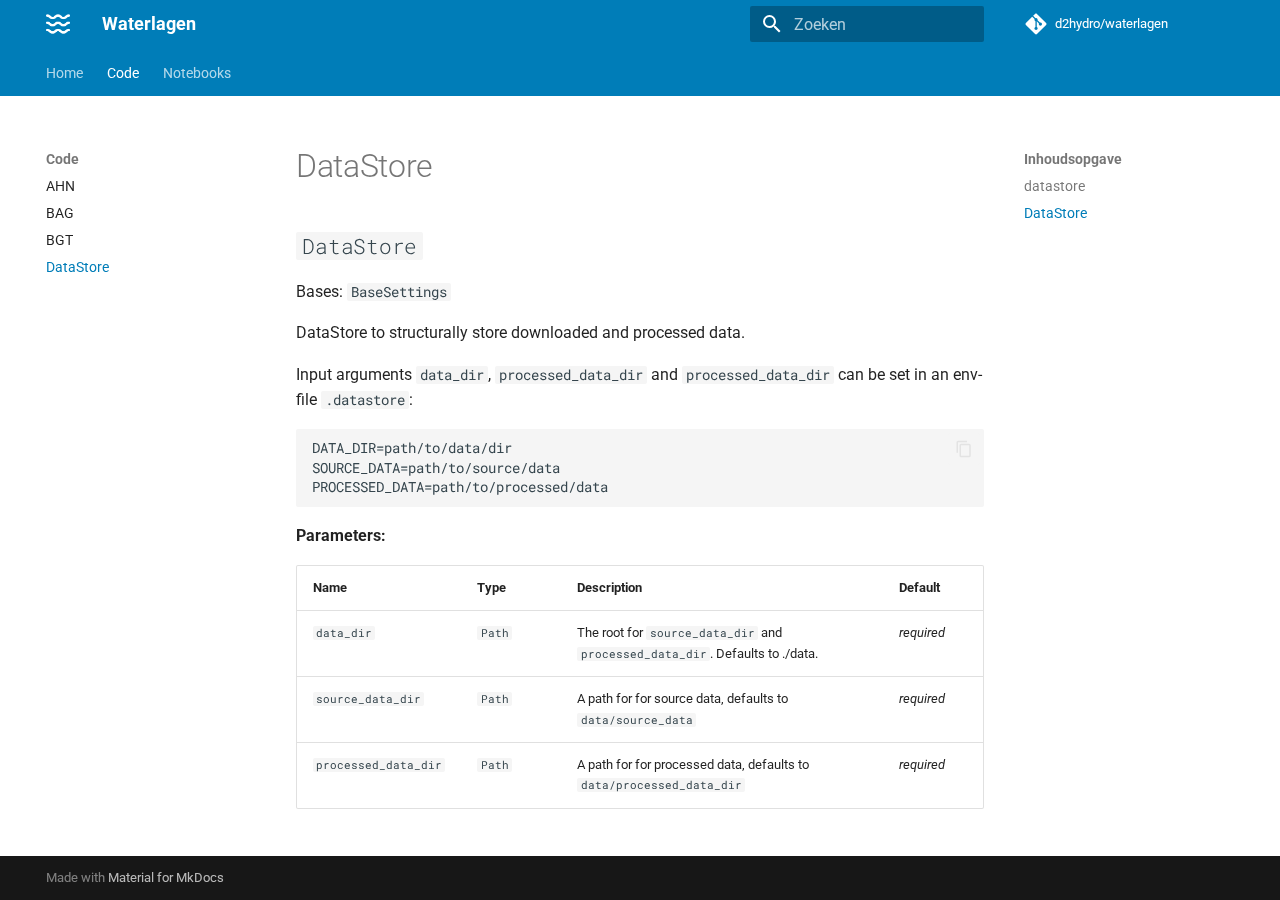
<file: reference/datastore/index.html>
<!doctype html>
<html lang="nl" class="no-js">
  <head>
    
      <meta charset="utf-8">
      <meta name="viewport" content="width=device-width,initial-scale=1">
      
      
      
      
        <link rel="prev" href="../bgt/">
      
      
        <link rel="next" href="../../notebooks/dem_alkmaar/">
      
      
        
      
      
      <link rel="icon" href="../../icons/favicon.png">
      <meta name="generator" content="mkdocs-1.6.1, mkdocs-material-9.7.1">
    
    
      
        <title>DataStore - Waterlagen</title>
      
    
    
      <link rel="stylesheet" href="../../assets/stylesheets/main.484c7ddc.min.css">
      
        
        <link rel="stylesheet" href="../../assets/stylesheets/palette.ab4e12ef.min.css">
      
      


    
    
      
    
    
      
        
        
        <link rel="preconnect" href="https://fonts.gstatic.com" crossorigin>
        <link rel="stylesheet" href="https://fonts.googleapis.com/css?family=Roboto:300,300i,400,400i,700,700i%7CRoboto+Mono:400,400i,700,700i&display=fallback">
        <style>:root{--md-text-font:"Roboto";--md-code-font:"Roboto Mono"}</style>
      
    
    
      <link rel="stylesheet" href="../../assets/_mkdocstrings.css">
    
      <link rel="stylesheet" href="../../stylesheets/extra.css">
    
    <script>__md_scope=new URL("../..",location),__md_hash=e=>[...e].reduce(((e,_)=>(e<<5)-e+_.charCodeAt(0)),0),__md_get=(e,_=localStorage,t=__md_scope)=>JSON.parse(_.getItem(t.pathname+"."+e)),__md_set=(e,_,t=localStorage,a=__md_scope)=>{try{t.setItem(a.pathname+"."+e,JSON.stringify(_))}catch(e){}}</script>
    
      

    
    
  </head>
  
  
    
    
    
    
    
    <body dir="ltr" data-md-color-scheme="default" data-md-color-primary="custom" data-md-color-accent="indigo">
  
    
    <input class="md-toggle" data-md-toggle="drawer" type="checkbox" id="__drawer" autocomplete="off">
    <input class="md-toggle" data-md-toggle="search" type="checkbox" id="__search" autocomplete="off">
    <label class="md-overlay" for="__drawer"></label>
    <div data-md-component="skip">
      
        
        <a href="#datastore" class="md-skip">
          Ga naar inhoud
        </a>
      
    </div>
    <div data-md-component="announce">
      
    </div>
    
    
      

<header class="md-header" data-md-component="header">
  <nav class="md-header__inner md-grid" aria-label="Header">
    <a href="../.." title="Waterlagen" class="md-header__button md-logo" aria-label="Waterlagen" data-md-component="logo">
      
  <img src="../../icons/logo.png" alt="logo">

    </a>
    <label class="md-header__button md-icon" for="__drawer">
      
      <svg xmlns="http://www.w3.org/2000/svg" viewBox="0 0 24 24"><path d="M3 6h18v2H3zm0 5h18v2H3zm0 5h18v2H3z"/></svg>
    </label>
    <div class="md-header__title" data-md-component="header-title">
      <div class="md-header__ellipsis">
        <div class="md-header__topic">
          <span class="md-ellipsis">
            Waterlagen
          </span>
        </div>
        <div class="md-header__topic" data-md-component="header-topic">
          <span class="md-ellipsis">
            
              DataStore
            
          </span>
        </div>
      </div>
    </div>
    
      
    
    
    
    
      
      
        <label class="md-header__button md-icon" for="__search">
          
          <svg xmlns="http://www.w3.org/2000/svg" viewBox="0 0 24 24"><path d="M9.5 3A6.5 6.5 0 0 1 16 9.5c0 1.61-.59 3.09-1.56 4.23l.27.27h.79l5 5-1.5 1.5-5-5v-.79l-.27-.27A6.52 6.52 0 0 1 9.5 16 6.5 6.5 0 0 1 3 9.5 6.5 6.5 0 0 1 9.5 3m0 2C7 5 5 7 5 9.5S7 14 9.5 14 14 12 14 9.5 12 5 9.5 5"/></svg>
        </label>
        <div class="md-search" data-md-component="search" role="dialog">
  <label class="md-search__overlay" for="__search"></label>
  <div class="md-search__inner" role="search">
    <form class="md-search__form" name="search">
      <input type="text" class="md-search__input" name="query" aria-label="Zoeken" placeholder="Zoeken" autocapitalize="off" autocorrect="off" autocomplete="off" spellcheck="false" data-md-component="search-query" required>
      <label class="md-search__icon md-icon" for="__search">
        
        <svg xmlns="http://www.w3.org/2000/svg" viewBox="0 0 24 24"><path d="M9.5 3A6.5 6.5 0 0 1 16 9.5c0 1.61-.59 3.09-1.56 4.23l.27.27h.79l5 5-1.5 1.5-5-5v-.79l-.27-.27A6.52 6.52 0 0 1 9.5 16 6.5 6.5 0 0 1 3 9.5 6.5 6.5 0 0 1 9.5 3m0 2C7 5 5 7 5 9.5S7 14 9.5 14 14 12 14 9.5 12 5 9.5 5"/></svg>
        
        <svg xmlns="http://www.w3.org/2000/svg" viewBox="0 0 24 24"><path d="M20 11v2H8l5.5 5.5-1.42 1.42L4.16 12l7.92-7.92L13.5 5.5 8 11z"/></svg>
      </label>
      <nav class="md-search__options" aria-label="Zoeken">
        
        <button type="reset" class="md-search__icon md-icon" title="Leegmaken" aria-label="Leegmaken" tabindex="-1">
          
          <svg xmlns="http://www.w3.org/2000/svg" viewBox="0 0 24 24"><path d="M19 6.41 17.59 5 12 10.59 6.41 5 5 6.41 10.59 12 5 17.59 6.41 19 12 13.41 17.59 19 19 17.59 13.41 12z"/></svg>
        </button>
      </nav>
      
    </form>
    <div class="md-search__output">
      <div class="md-search__scrollwrap" tabindex="0" data-md-scrollfix>
        <div class="md-search-result" data-md-component="search-result">
          <div class="md-search-result__meta">
            Zoeken initialiseren
          </div>
          <ol class="md-search-result__list" role="presentation"></ol>
        </div>
      </div>
    </div>
  </div>
</div>
      
    
    
      <div class="md-header__source">
        <a href="https://github.com/d2hydro/waterlagen" title="Ga naar repository" class="md-source" data-md-component="source">
  <div class="md-source__icon md-icon">
    
    <svg xmlns="http://www.w3.org/2000/svg" viewBox="0 0 448 512"><!--! Font Awesome Free 7.1.0 by @fontawesome - https://fontawesome.com License - https://fontawesome.com/license/free (Icons: CC BY 4.0, Fonts: SIL OFL 1.1, Code: MIT License) Copyright 2025 Fonticons, Inc.--><path d="M439.6 236.1 244 40.5c-5.4-5.5-12.8-8.5-20.4-8.5s-15 3-20.4 8.4L162.5 81l51.5 51.5c27.1-9.1 52.7 16.8 43.4 43.7l49.7 49.7c34.2-11.8 61.2 31 35.5 56.7-26.5 26.5-70.2-2.9-56-37.3L240.3 199v121.9c25.3 12.5 22.3 41.8 9.1 55-6.4 6.4-15.2 10.1-24.3 10.1s-17.8-3.6-24.3-10.1c-17.6-17.6-11.1-46.9 11.2-56v-123c-20.8-8.5-24.6-30.7-18.6-45L142.6 101 8.5 235.1C3 240.6 0 247.9 0 255.5s3 15 8.5 20.4l195.6 195.7c5.4 5.4 12.7 8.4 20.4 8.4s15-3 20.4-8.4l194.7-194.7c5.4-5.4 8.4-12.8 8.4-20.4s-3-15-8.4-20.4"/></svg>
  </div>
  <div class="md-source__repository">
    d2hydro/waterlagen
  </div>
</a>
      </div>
    
  </nav>
  
</header>
    
    <div class="md-container" data-md-component="container">
      
      
        
          
            
<nav class="md-tabs" aria-label="Tabs" data-md-component="tabs">
  <div class="md-grid">
    <ul class="md-tabs__list">
      
        
  
  
  
  
    
    
      <li class="md-tabs__item">
        <a href="../.." class="md-tabs__link">
          
  
  
  Home

        </a>
      </li>
    
  

      
        
  
  
  
    
  
  
    
    
      <li class="md-tabs__item md-tabs__item--active">
        <a href="../ahn/" class="md-tabs__link">
          
  
  
  Code

        </a>
      </li>
    
  

      
        
  
  
  
  
    
    
      <li class="md-tabs__item">
        <a href="../../notebooks/dem_alkmaar/" class="md-tabs__link">
          
  
  
  Notebooks

        </a>
      </li>
    
  

      
    </ul>
  </div>
</nav>
          
        
      
      <main class="md-main" data-md-component="main">
        <div class="md-main__inner md-grid">
          
            
              
              <div class="md-sidebar md-sidebar--primary" data-md-component="sidebar" data-md-type="navigation" >
                <div class="md-sidebar__scrollwrap">
                  <div class="md-sidebar__inner">
                    


  


<nav class="md-nav md-nav--primary md-nav--lifted" aria-label="Navigatie" data-md-level="0">
  <label class="md-nav__title" for="__drawer">
    <a href="../.." title="Waterlagen" class="md-nav__button md-logo" aria-label="Waterlagen" data-md-component="logo">
      
  <img src="../../icons/logo.png" alt="logo">

    </a>
    Waterlagen
  </label>
  
    <div class="md-nav__source">
      <a href="https://github.com/d2hydro/waterlagen" title="Ga naar repository" class="md-source" data-md-component="source">
  <div class="md-source__icon md-icon">
    
    <svg xmlns="http://www.w3.org/2000/svg" viewBox="0 0 448 512"><!--! Font Awesome Free 7.1.0 by @fontawesome - https://fontawesome.com License - https://fontawesome.com/license/free (Icons: CC BY 4.0, Fonts: SIL OFL 1.1, Code: MIT License) Copyright 2025 Fonticons, Inc.--><path d="M439.6 236.1 244 40.5c-5.4-5.5-12.8-8.5-20.4-8.5s-15 3-20.4 8.4L162.5 81l51.5 51.5c27.1-9.1 52.7 16.8 43.4 43.7l49.7 49.7c34.2-11.8 61.2 31 35.5 56.7-26.5 26.5-70.2-2.9-56-37.3L240.3 199v121.9c25.3 12.5 22.3 41.8 9.1 55-6.4 6.4-15.2 10.1-24.3 10.1s-17.8-3.6-24.3-10.1c-17.6-17.6-11.1-46.9 11.2-56v-123c-20.8-8.5-24.6-30.7-18.6-45L142.6 101 8.5 235.1C3 240.6 0 247.9 0 255.5s3 15 8.5 20.4l195.6 195.7c5.4 5.4 12.7 8.4 20.4 8.4s15-3 20.4-8.4l194.7-194.7c5.4-5.4 8.4-12.8 8.4-20.4s-3-15-8.4-20.4"/></svg>
  </div>
  <div class="md-source__repository">
    d2hydro/waterlagen
  </div>
</a>
    </div>
  
  <ul class="md-nav__list" data-md-scrollfix>
    
      
      
  
  
  
  
    
    
    
    
      
      
    
    
    <li class="md-nav__item md-nav__item--nested">
      
        
        
        <input class="md-nav__toggle md-toggle " type="checkbox" id="__nav_1" >
        
          
          <label class="md-nav__link" for="__nav_1" id="__nav_1_label" tabindex="0">
            
  
  
  <span class="md-ellipsis">
    
  
    Home
  

    
  </span>
  
  

            <span class="md-nav__icon md-icon"></span>
          </label>
        
        <nav class="md-nav" data-md-level="1" aria-labelledby="__nav_1_label" aria-expanded="false">
          <label class="md-nav__title" for="__nav_1">
            <span class="md-nav__icon md-icon"></span>
            
  
    Home
  

          </label>
          <ul class="md-nav__list" data-md-scrollfix>
            
              
                
  
  
  
  
    <li class="md-nav__item">
      <a href="../.." class="md-nav__link">
        
  
  
  <span class="md-ellipsis">
    
  
    Algemeen
  

    
  </span>
  
  

      </a>
    </li>
  

              
            
              
                
  
  
  
  
    <li class="md-nav__item">
      <a href="../../datastore/" class="md-nav__link">
        
  
  
  <span class="md-ellipsis">
    
  
    DataStore
  

    
  </span>
  
  

      </a>
    </li>
  

              
            
              
                
  
  
  
  
    <li class="md-nav__item">
      <a href="../../downloads/" class="md-nav__link">
        
  
  
  <span class="md-ellipsis">
    
  
    Downloads
  

    
  </span>
  
  

      </a>
    </li>
  

              
            
              
                
  
  
  
  
    <li class="md-nav__item">
      <a href="../../bewerkingen/" class="md-nav__link">
        
  
  
  <span class="md-ellipsis">
    
  
    Bewerkingen
  

    
  </span>
  
  

      </a>
    </li>
  

              
            
          </ul>
        </nav>
      
    </li>
  

    
      
      
  
  
    
  
  
  
    
    
    
    
      
        
        
      
      
    
    
    <li class="md-nav__item md-nav__item--active md-nav__item--section md-nav__item--nested">
      
        
        
        <input class="md-nav__toggle md-toggle " type="checkbox" id="__nav_2" checked>
        
          
          <label class="md-nav__link" for="__nav_2" id="__nav_2_label" tabindex="">
            
  
  
  <span class="md-ellipsis">
    
  
    Code
  

    
  </span>
  
  

            <span class="md-nav__icon md-icon"></span>
          </label>
        
        <nav class="md-nav" data-md-level="1" aria-labelledby="__nav_2_label" aria-expanded="true">
          <label class="md-nav__title" for="__nav_2">
            <span class="md-nav__icon md-icon"></span>
            
  
    Code
  

          </label>
          <ul class="md-nav__list" data-md-scrollfix>
            
              
                
  
  
  
  
    <li class="md-nav__item">
      <a href="../ahn/" class="md-nav__link">
        
  
  
  <span class="md-ellipsis">
    
  
    AHN
  

    
  </span>
  
  

      </a>
    </li>
  

              
            
              
                
  
  
  
  
    <li class="md-nav__item">
      <a href="../bag/" class="md-nav__link">
        
  
  
  <span class="md-ellipsis">
    
  
    BAG
  

    
  </span>
  
  

      </a>
    </li>
  

              
            
              
                
  
  
  
  
    <li class="md-nav__item">
      <a href="../bgt/" class="md-nav__link">
        
  
  
  <span class="md-ellipsis">
    
  
    BGT
  

    
  </span>
  
  

      </a>
    </li>
  

              
            
              
                
  
  
    
  
  
  
    <li class="md-nav__item md-nav__item--active">
      
      <input class="md-nav__toggle md-toggle" type="checkbox" id="__toc">
      
      
        
      
      
        <label class="md-nav__link md-nav__link--active" for="__toc">
          
  
  
  <span class="md-ellipsis">
    
  
    DataStore
  

    
  </span>
  
  

          <span class="md-nav__icon md-icon"></span>
        </label>
      
      <a href="./" class="md-nav__link md-nav__link--active">
        
  
  
  <span class="md-ellipsis">
    
  
    DataStore
  

    
  </span>
  
  

      </a>
      
        

<nav class="md-nav md-nav--secondary" aria-label="Inhoudsopgave">
  
  
  
    
  
  
    <label class="md-nav__title" for="__toc">
      <span class="md-nav__icon md-icon"></span>
      Inhoudsopgave
    </label>
    <ul class="md-nav__list" data-md-component="toc" data-md-scrollfix>
      
        <li class="md-nav__item">
  <a href="#waterlagen.datastore" class="md-nav__link">
    <span class="md-ellipsis">
      
        datastore
      
    </span>
  </a>
  
</li>
      
        <li class="md-nav__item">
  <a href="#waterlagen.datastore.DataStore" class="md-nav__link">
    <span class="md-ellipsis">
      
        DataStore
      
    </span>
  </a>
  
</li>
      
    </ul>
  
</nav>
      
    </li>
  

              
            
          </ul>
        </nav>
      
    </li>
  

    
      
      
  
  
  
  
    
    
    
    
      
      
    
    
    <li class="md-nav__item md-nav__item--nested">
      
        
        
        <input class="md-nav__toggle md-toggle " type="checkbox" id="__nav_3" >
        
          
          <label class="md-nav__link" for="__nav_3" id="__nav_3_label" tabindex="0">
            
  
  
  <span class="md-ellipsis">
    
  
    Notebooks
  

    
  </span>
  
  

            <span class="md-nav__icon md-icon"></span>
          </label>
        
        <nav class="md-nav" data-md-level="1" aria-labelledby="__nav_3_label" aria-expanded="false">
          <label class="md-nav__title" for="__nav_3">
            <span class="md-nav__icon md-icon"></span>
            
  
    Notebooks
  

          </label>
          <ul class="md-nav__list" data-md-scrollfix>
            
              
                
  
  
  
  
    <li class="md-nav__item">
      <a href="../../notebooks/dem_alkmaar/" class="md-nav__link">
        
  
  
  <span class="md-ellipsis">
    
  
    DEM Alkmaar
  

    
  </span>
  
  

      </a>
    </li>
  

              
            
          </ul>
        </nav>
      
    </li>
  

    
  </ul>
</nav>
                  </div>
                </div>
              </div>
            
            
              
              <div class="md-sidebar md-sidebar--secondary" data-md-component="sidebar" data-md-type="toc" >
                <div class="md-sidebar__scrollwrap">
                  <div class="md-sidebar__inner">
                    

<nav class="md-nav md-nav--secondary" aria-label="Inhoudsopgave">
  
  
  
    
  
  
    <label class="md-nav__title" for="__toc">
      <span class="md-nav__icon md-icon"></span>
      Inhoudsopgave
    </label>
    <ul class="md-nav__list" data-md-component="toc" data-md-scrollfix>
      
        <li class="md-nav__item">
  <a href="#waterlagen.datastore" class="md-nav__link">
    <span class="md-ellipsis">
      
        datastore
      
    </span>
  </a>
  
</li>
      
        <li class="md-nav__item">
  <a href="#waterlagen.datastore.DataStore" class="md-nav__link">
    <span class="md-ellipsis">
      
        DataStore
      
    </span>
  </a>
  
</li>
      
    </ul>
  
</nav>
                  </div>
                </div>
              </div>
            
          
          
            <div class="md-content" data-md-component="content">
              
              <article class="md-content__inner md-typeset">
                
                  


  
  


<h1 id="datastore">DataStore</h1>


<div class="doc doc-object doc-module">



<a id="waterlagen.datastore"></a>
    <div class="doc doc-contents first">










<div class="doc doc-children">









<div class="doc doc-object doc-class">



<h2 id="waterlagen.datastore.DataStore" class="doc doc-heading">
            <code>DataStore</code>


</h2>


    <div class="doc doc-contents ">
            <p class="doc doc-class-bases">
              Bases: <code><span title="pydantic_settings.BaseSettings">BaseSettings</span></code></p>



        <p>DataStore to structurally store downloaded and processed data.</p>
<p>Input arguments <code>data_dir</code>, <code>processed_data_dir</code> and <code>processed_data_dir</code> can be set in an env-file <code>.datastore</code>:</p>
<div class="highlight"><pre><span></span><code>DATA_DIR=path/to/data/dir
SOURCE_DATA=path/to/source/data
PROCESSED_DATA=path/to/processed/data
</code></pre></div>


<p><span class="doc-section-title">Parameters:</span></p>
    <table>
      <thead>
        <tr>
          <th>Name</th>
          <th>Type</th>
          <th>Description</th>
          <th>Default</th>
        </tr>
      </thead>
      <tbody>
          <tr class="doc-section-item">
            <td>
                <code>data_dir</code>
            </td>
            <td>
                  <code><span title="pathlib.Path">Path</span></code>
            </td>
            <td>
              <div class="doc-md-description">
                <p>The root for <code>source_data_dir</code> and <code>processed_data_dir</code>. Defaults to ./data.</p>
              </div>
            </td>
            <td>
                <em>required</em>
            </td>
          </tr>
          <tr class="doc-section-item">
            <td>
                <code>source_data_dir</code>
            </td>
            <td>
                  <code><span title="pathlib.Path">Path</span></code>
            </td>
            <td>
              <div class="doc-md-description">
                <p>A path for for source data, defaults to <code>data/source_data</code></p>
              </div>
            </td>
            <td>
                <em>required</em>
            </td>
          </tr>
          <tr class="doc-section-item">
            <td>
                <code>processed_data_dir</code>
            </td>
            <td>
                  <code><span title="pathlib.Path">Path</span></code>
            </td>
            <td>
              <div class="doc-md-description">
                <p>A path for for processed data, defaults to <code>data/processed_data_dir</code></p>
              </div>
            </td>
            <td>
                <em>required</em>
            </td>
          </tr>
      </tbody>
    </table>











<div class="doc doc-children">












  </div>

    </div>

</div>




  </div>

    </div>

</div>












                
              </article>
            </div>
          
          
<script>var target=document.getElementById(location.hash.slice(1));target&&target.name&&(target.checked=target.name.startsWith("__tabbed_"))</script>
        </div>
        
      </main>
      
        <footer class="md-footer">
  
  <div class="md-footer-meta md-typeset">
    <div class="md-footer-meta__inner md-grid">
      <div class="md-copyright">
  
  
    Made with
    <a href="https://squidfunk.github.io/mkdocs-material/" target="_blank" rel="noopener">
      Material for MkDocs
    </a>
  
</div>
      
    </div>
  </div>
</footer>
      
    </div>
    <div class="md-dialog" data-md-component="dialog">
      <div class="md-dialog__inner md-typeset"></div>
    </div>
    
    
    
      
      
      <script id="__config" type="application/json">{"annotate": null, "base": "../..", "features": ["navigation.tabs", "content.code.copy"], "search": "../../assets/javascripts/workers/search.2c215733.min.js", "tags": null, "translations": {"clipboard.copied": "Gekopieerd naar klembord", "clipboard.copy": "Kopi\u00ebren naar klembord", "search.result.more.one": "1 extra overeenkomst op deze pagina", "search.result.more.other": "# extra overeenkomsten op deze pagina", "search.result.none": "Geen overeenkomende documenten", "search.result.one": "1 overeenkomende document", "search.result.other": "# overeenkomende documenten", "search.result.placeholder": "Typ om te beginnen met zoeken", "search.result.term.missing": "Ontbreekt", "select.version": "Selecteer versie"}, "version": null}</script>
    
    
      <script src="../../assets/javascripts/bundle.79ae519e.min.js"></script>
      
    
  </body>
</html>
</file>
<file: assets/_mkdocstrings.css>
/* Avoid breaking parameter names, etc. in table cells. */
.doc-contents td code {
  word-break: normal !important;
}

/* No line break before first paragraph of descriptions. */
.doc-md-description,
.doc-md-description>p:first-child {
  display: inline;
}

/* No text transformation from Material for MkDocs for H5 headings. */
.md-typeset h5 .doc-object-name {
  text-transform: none;
}

/* Max width for docstring sections tables. */
.doc .md-typeset__table,
.doc .md-typeset__table table {
  display: table !important;
  width: 100%;
}

.doc .md-typeset__table tr {
  display: table-row;
}

/* Defaults in Spacy table style. */
.doc-param-default,
.doc-type_param-default {
  float: right;
}

/* Parameter headings must be inline, not blocks. */
.doc-heading-parameter,
.doc-heading-type_parameter {
  display: inline;
}

/* Default font size for parameter headings. */
.md-typeset .doc-heading-parameter {
  font-size: inherit;
}

/* Prefer space on the right, not the left of parameter permalinks. */
.doc-heading-parameter .headerlink,
.doc-heading-type_parameter .headerlink {
  margin-left: 0 !important;
  margin-right: 0.2rem;
}

/* Backward-compatibility: docstring section titles in bold. */
.doc-section-title {
  font-weight: bold;
}

/* Backlinks crumb separator. */
.doc-backlink-crumb {
  display: inline-flex;
  gap: .2rem;
  white-space: nowrap;
  align-items: center;
  vertical-align: middle;
}
.doc-backlink-crumb:not(:first-child)::before {
  background-color: var(--md-default-fg-color--lighter);
  content: "";
  display: inline;
  height: 1rem;
  --md-path-icon: url('data:image/svg+xml;charset=utf-8,<svg xmlns="http://www.w3.org/2000/svg" viewBox="0 0 24 24"><path d="M8.59 16.58 13.17 12 8.59 7.41 10 6l6 6-6 6z"/></svg>');
  -webkit-mask-image: var(--md-path-icon);
  mask-image: var(--md-path-icon);
  width: 1rem;
}
.doc-backlink-crumb.last {
  font-weight: bold;
}

/* Symbols in Navigation and ToC. */
:root, :host,
[data-md-color-scheme="default"] {
  --doc-symbol-parameter-fg-color: #df50af;
  --doc-symbol-type_parameter-fg-color: #df50af;
  --doc-symbol-attribute-fg-color: #953800;
  --doc-symbol-function-fg-color: #8250df;
  --doc-symbol-method-fg-color: #8250df;
  --doc-symbol-class-fg-color: #0550ae;
  --doc-symbol-type_alias-fg-color: #0550ae;
  --doc-symbol-module-fg-color: #5cad0f;

  --doc-symbol-parameter-bg-color: #df50af1a;
  --doc-symbol-type_parameter-bg-color: #df50af1a;
  --doc-symbol-attribute-bg-color: #9538001a;
  --doc-symbol-function-bg-color: #8250df1a;
  --doc-symbol-method-bg-color: #8250df1a;
  --doc-symbol-class-bg-color: #0550ae1a;
  --doc-symbol-type_alias-bg-color: #0550ae1a;
  --doc-symbol-module-bg-color: #5cad0f1a;
}

[data-md-color-scheme="slate"] {
  --doc-symbol-parameter-fg-color: #ffa8cc;
  --doc-symbol-type_parameter-fg-color: #ffa8cc;
  --doc-symbol-attribute-fg-color: #ffa657;
  --doc-symbol-function-fg-color: #d2a8ff;
  --doc-symbol-method-fg-color: #d2a8ff;
  --doc-symbol-class-fg-color: #79c0ff;
  --doc-symbol-type_alias-fg-color: #79c0ff;
  --doc-symbol-module-fg-color: #baff79;

  --doc-symbol-parameter-bg-color: #ffa8cc1a;
  --doc-symbol-type_parameter-bg-color: #ffa8cc1a;
  --doc-symbol-attribute-bg-color: #ffa6571a;
  --doc-symbol-function-bg-color: #d2a8ff1a;
  --doc-symbol-method-bg-color: #d2a8ff1a;
  --doc-symbol-class-bg-color: #79c0ff1a;
  --doc-symbol-type_alias-bg-color: #79c0ff1a;
  --doc-symbol-module-bg-color: #baff791a;
}

code.doc-symbol {
  border-radius: .1rem;
  font-size: .85em;
  padding: 0 .3em;
  font-weight: bold;
}

code.doc-symbol-parameter,
a code.doc-symbol-parameter {
  color: var(--doc-symbol-parameter-fg-color);
  background-color: var(--doc-symbol-parameter-bg-color);
}

code.doc-symbol-parameter::after {
  content: "param";
}

code.doc-symbol-type_parameter,
a code.doc-symbol-type_parameter {
  color: var(--doc-symbol-type_parameter-fg-color);
  background-color: var(--doc-symbol-type_parameter-bg-color);
}

code.doc-symbol-type_parameter::after {
  content: "type-param";
}

code.doc-symbol-attribute,
a code.doc-symbol-attribute {
  color: var(--doc-symbol-attribute-fg-color);
  background-color: var(--doc-symbol-attribute-bg-color);
}

code.doc-symbol-attribute::after {
  content: "attr";
}

code.doc-symbol-function,
a code.doc-symbol-function {
  color: var(--doc-symbol-function-fg-color);
  background-color: var(--doc-symbol-function-bg-color);
}

code.doc-symbol-function::after {
  content: "func";
}

code.doc-symbol-method,
a code.doc-symbol-method {
  color: var(--doc-symbol-method-fg-color);
  background-color: var(--doc-symbol-method-bg-color);
}

code.doc-symbol-method::after {
  content: "meth";
}

code.doc-symbol-class,
a code.doc-symbol-class {
  color: var(--doc-symbol-class-fg-color);
  background-color: var(--doc-symbol-class-bg-color);
}

code.doc-symbol-class::after {
  content: "class";
}


code.doc-symbol-type_alias,
a code.doc-symbol-type_alias {
  color: var(--doc-symbol-type_alias-fg-color);
  background-color: var(--doc-symbol-type_alias-bg-color);
}

code.doc-symbol-type_alias::after {
  content: "type";
}

code.doc-symbol-module,
a code.doc-symbol-module {
  color: var(--doc-symbol-module-fg-color);
  background-color: var(--doc-symbol-module-bg-color);
}

code.doc-symbol-module::after {
  content: "mod";
}

.doc-signature .autorefs {
  color: inherit;
  border-bottom: 1px dotted currentcolor;
}

/* Source code blocks (admonitions). */
:root {
  --md-admonition-icon--mkdocstrings-source: url('data:image/svg+xml;charset=utf-8,<svg xmlns="http://www.w3.org/2000/svg" viewBox="0 0 24 24"><path d="M15.22 4.97a.75.75 0 0 1 1.06 0l6.5 6.5a.75.75 0 0 1 0 1.06l-6.5 6.5a.749.749 0 0 1-1.275-.326.75.75 0 0 1 .215-.734L21.19 12l-5.97-5.97a.75.75 0 0 1 0-1.06m-6.44 0a.75.75 0 0 1 0 1.06L2.81 12l5.97 5.97a.749.749 0 0 1-.326 1.275.75.75 0 0 1-.734-.215l-6.5-6.5a.75.75 0 0 1 0-1.06l6.5-6.5a.75.75 0 0 1 1.06 0"/></svg>')
}
.md-typeset .admonition.mkdocstrings-source,
.md-typeset details.mkdocstrings-source {
  border: none;
  padding: 0;
}
.md-typeset .admonition.mkdocstrings-source:focus-within,
.md-typeset details.mkdocstrings-source:focus-within {
  box-shadow: none;
}
.md-typeset .mkdocstrings-source > .admonition-title,
.md-typeset .mkdocstrings-source > summary {
  background-color: inherit;
}
.md-typeset .mkdocstrings-source > .admonition-title::before,
.md-typeset .mkdocstrings-source > summary::before {
  background-color: var(--md-default-fg-color);
  -webkit-mask-image: var(--md-admonition-icon--mkdocstrings-source);
          mask-image: var(--md-admonition-icon--mkdocstrings-source);
}
</file>
<file: stylesheets/extra.css>
:root  > * {
  --md-primary-fg-color: #007db8;
  --md-primary-fg-color--light: #2e9fd0;
  --md-primary-fg-color--dark: #006a9c;
}
</file>
<file: assets/stylesheets/main.484c7ddc.min.css>
@charset "UTF-8";html{-webkit-text-size-adjust:none;-moz-text-size-adjust:none;text-size-adjust:none;box-sizing:border-box}*,:after,:before{box-sizing:inherit}@media (prefers-reduced-motion){*,:after,:before{transition:none!important}}body{margin:0}a,button,input,label{-webkit-tap-highlight-color:transparent}a{color:inherit;text-decoration:none}hr{border:0;box-sizing:initial;display:block;height:.05rem;overflow:visible;padding:0}small{font-size:80%}sub,sup{line-height:1em}img{border-style:none}table{border-collapse:initial;border-spacing:0}td,th{font-weight:400;vertical-align:top}button{background:#0000;border:0;font-family:inherit;font-size:inherit;margin:0;padding:0}input{border:0;outline:none}:root{--md-primary-fg-color:#4051b5;--md-primary-fg-color--light:#5d6cc0;--md-primary-fg-color--dark:#303fa1;--md-primary-bg-color:#fff;--md-primary-bg-color--light:#ffffffb3;--md-accent-fg-color:#526cfe;--md-accent-fg-color--transparent:#526cfe1a;--md-accent-bg-color:#fff;--md-accent-bg-color--light:#ffffffb3}[data-md-color-scheme=default]{color-scheme:light}[data-md-color-scheme=default] img[src$="#gh-dark-mode-only"],[data-md-color-scheme=default] img[src$="#only-dark"]{display:none}:root,[data-md-color-scheme=default]{--md-hue:225deg;--md-default-fg-color:#000000de;--md-default-fg-color--light:#0000008a;--md-default-fg-color--lighter:#00000052;--md-default-fg-color--lightest:#00000012;--md-default-bg-color:#fff;--md-default-bg-color--light:#ffffffb3;--md-default-bg-color--lighter:#ffffff4d;--md-default-bg-color--lightest:#ffffff1f;--md-code-fg-color:#36464e;--md-code-bg-color:#f5f5f5;--md-code-bg-color--light:#f5f5f5b3;--md-code-bg-color--lighter:#f5f5f54d;--md-code-hl-color:#4287ff;--md-code-hl-color--light:#4287ff1a;--md-code-hl-number-color:#d52a2a;--md-code-hl-special-color:#db1457;--md-code-hl-function-color:#a846b9;--md-code-hl-constant-color:#6e59d9;--md-code-hl-keyword-color:#3f6ec6;--md-code-hl-string-color:#1c7d4d;--md-code-hl-name-color:var(--md-code-fg-color);--md-code-hl-operator-color:var(--md-default-fg-color--light);--md-code-hl-punctuation-color:var(--md-default-fg-color--light);--md-code-hl-comment-color:var(--md-default-fg-color--light);--md-code-hl-generic-color:var(--md-default-fg-color--light);--md-code-hl-variable-color:var(--md-default-fg-color--light);--md-typeset-color:var(--md-default-fg-color);--md-typeset-a-color:var(--md-primary-fg-color);--md-typeset-del-color:#f5503d26;--md-typeset-ins-color:#0bd57026;--md-typeset-kbd-color:#fafafa;--md-typeset-kbd-accent-color:#fff;--md-typeset-kbd-border-color:#b8b8b8;--md-typeset-mark-color:#ffff0080;--md-typeset-table-color:#0000001f;--md-typeset-table-color--light:rgba(0,0,0,.035);--md-admonition-fg-color:var(--md-default-fg-color);--md-admonition-bg-color:var(--md-default-bg-color);--md-warning-fg-color:#000000de;--md-warning-bg-color:#ff9;--md-footer-fg-color:#fff;--md-footer-fg-color--light:#ffffffb3;--md-footer-fg-color--lighter:#ffffff73;--md-footer-bg-color:#000000de;--md-footer-bg-color--dark:#00000052;--md-shadow-z1:0 0.2rem 0.5rem #0000000d,0 0 0.05rem #0000001a;--md-shadow-z2:0 0.2rem 0.5rem #0000001a,0 0 0.05rem #00000040;--md-shadow-z3:0 0.2rem 0.5rem #0003,0 0 0.05rem #00000059}.md-icon svg{fill:currentcolor;display:block;height:1.2rem;width:1.2rem}body{-webkit-font-smoothing:antialiased;-moz-osx-font-smoothing:grayscale;--md-text-font-family:var(--md-text-font,_),-apple-system,BlinkMacSystemFont,Helvetica,Arial,sans-serif;--md-code-font-family:var(--md-code-font,_),SFMono-Regular,Consolas,Menlo,monospace}aside,body,input{font-feature-settings:"kern","liga";color:var(--md-typeset-color);font-family:var(--md-text-font-family)}code,kbd,pre{font-feature-settings:"kern";font-family:var(--md-code-font-family)}:root{--md-typeset-table-sort-icon:url('data:image/svg+xml;charset=utf-8,<svg xmlns="http://www.w3.org/2000/svg" viewBox="0 0 24 24"><path d="m18 21-4-4h3V7h-3l4-4 4 4h-3v10h3M2 19v-2h10v2M2 13v-2h7v2M2 7V5h4v2z"/></svg>');--md-typeset-table-sort-icon--asc:url('data:image/svg+xml;charset=utf-8,<svg xmlns="http://www.w3.org/2000/svg" viewBox="0 0 24 24"><path d="M19 17h3l-4 4-4-4h3V3h2M2 17h10v2H2M6 5v2H2V5m0 6h7v2H2z"/></svg>');--md-typeset-table-sort-icon--desc:url('data:image/svg+xml;charset=utf-8,<svg xmlns="http://www.w3.org/2000/svg" viewBox="0 0 24 24"><path d="M19 7h3l-4-4-4 4h3v14h2M2 17h10v2H2M6 5v2H2V5m0 6h7v2H2z"/></svg>')}.md-typeset{-webkit-print-color-adjust:exact;color-adjust:exact;font-size:.8rem;line-height:1.6;overflow-wrap:break-word}@media print{.md-typeset{font-size:.68rem}}.md-typeset blockquote,.md-typeset dl,.md-typeset figure,.md-typeset ol,.md-typeset pre,.md-typeset ul{margin-bottom:1em;margin-top:1em}.md-typeset h1{color:var(--md-default-fg-color--light);font-size:2em;line-height:1.3;margin:0 0 1.25em}.md-typeset h1,.md-typeset h2{font-weight:300;letter-spacing:-.01em}.md-typeset h2{font-size:1.5625em;line-height:1.4;margin:1.6em 0 .64em}.md-typeset h3{font-size:1.25em;font-weight:400;letter-spacing:-.01em;line-height:1.5;margin:1.6em 0 .8em}.md-typeset h2+h3{margin-top:.8em}.md-typeset h4{font-weight:700;letter-spacing:-.01em;margin:1em 0}.md-typeset h5,.md-typeset h6{color:var(--md-default-fg-color--light);font-size:.8em;font-weight:700;letter-spacing:-.01em;margin:1.25em 0}.md-typeset h5{text-transform:uppercase}.md-typeset h5 code{text-transform:none}.md-typeset hr{border-bottom:.05rem solid var(--md-default-fg-color--lightest);display:flow-root;margin:1.5em 0}.md-typeset a{color:var(--md-typeset-a-color);word-break:break-word}.md-typeset a,.md-typeset a:before{transition:color 125ms}.md-typeset a:focus,.md-typeset a:hover{color:var(--md-accent-fg-color)}.md-typeset a:focus code,.md-typeset a:hover code{background-color:var(--md-accent-fg-color--transparent);color:var(--md-accent-fg-color)}.md-typeset a code{color:var(--md-typeset-a-color)}.md-typeset a.focus-visible{outline-color:var(--md-accent-fg-color);outline-offset:.2rem}.md-typeset code,.md-typeset kbd,.md-typeset pre{color:var(--md-code-fg-color);direction:ltr;font-variant-ligatures:none;transition:background-color 125ms}@media print{.md-typeset code,.md-typeset kbd,.md-typeset pre{white-space:pre-wrap}}.md-typeset code{background-color:var(--md-code-bg-color);border-radius:.1rem;-webkit-box-decoration-break:clone;box-decoration-break:clone;font-size:.85em;padding:0 .2941176471em;transition:color 125ms,background-color 125ms;word-break:break-word}.md-typeset code:not(.focus-visible){-webkit-tap-highlight-color:transparent;outline:none}.md-typeset pre{display:flow-root;line-height:1.4;position:relative}.md-typeset pre>code{-webkit-box-decoration-break:slice;box-decoration-break:slice;box-shadow:none;display:block;margin:0;outline-color:var(--md-accent-fg-color);overflow:auto;padding:.7720588235em 1.1764705882em;scrollbar-color:var(--md-default-fg-color--lighter) #0000;scrollbar-width:thin;touch-action:auto;word-break:normal}.md-typeset pre>code:hover{scrollbar-color:var(--md-accent-fg-color) #0000}.md-typeset pre>code::-webkit-scrollbar{height:.2rem;width:.2rem}.md-typeset pre>code::-webkit-scrollbar-thumb{background-color:var(--md-default-fg-color--lighter)}.md-typeset pre>code::-webkit-scrollbar-thumb:hover{background-color:var(--md-accent-fg-color)}.md-typeset kbd{background-color:var(--md-typeset-kbd-color);border-radius:.1rem;box-shadow:0 .1rem 0 .05rem var(--md-typeset-kbd-border-color),0 .1rem 0 var(--md-typeset-kbd-border-color),0 -.1rem .2rem var(--md-typeset-kbd-accent-color) inset;color:var(--md-default-fg-color);display:inline-block;font-size:.75em;padding:0 .6666666667em;vertical-align:text-top;word-break:break-word}.md-typeset mark{background-color:var(--md-typeset-mark-color);-webkit-box-decoration-break:clone;box-decoration-break:clone;color:inherit;word-break:break-word}.md-typeset abbr{cursor:help;text-decoration:none}.md-typeset [data-preview],.md-typeset abbr{border-bottom:.05rem dotted var(--md-default-fg-color--light)}.md-typeset small{opacity:.75}[dir=ltr] .md-typeset sub,[dir=ltr] .md-typeset sup{margin-left:.078125em}[dir=rtl] .md-typeset sub,[dir=rtl] .md-typeset sup{margin-right:.078125em}[dir=ltr] .md-typeset blockquote{padding-left:.6rem}[dir=rtl] .md-typeset blockquote{padding-right:.6rem}[dir=ltr] .md-typeset blockquote{border-left:.2rem solid var(--md-default-fg-color--lighter)}[dir=rtl] .md-typeset blockquote{border-right:.2rem solid var(--md-default-fg-color--lighter)}.md-typeset blockquote{color:var(--md-default-fg-color--light);margin-left:0;margin-right:0}.md-typeset ul{list-style-type:disc}.md-typeset ul[type]{list-style-type:revert-layer}[dir=ltr] .md-typeset ol,[dir=ltr] .md-typeset ul{margin-left:.625em}[dir=rtl] .md-typeset ol,[dir=rtl] .md-typeset ul{margin-right:.625em}.md-typeset ol,.md-typeset ul{padding:0}.md-typeset ol:not([hidden]),.md-typeset ul:not([hidden]){display:flow-root}.md-typeset ol ol,.md-typeset ul ol{list-style-type:lower-alpha}.md-typeset ol ol ol,.md-typeset ul ol ol{list-style-type:lower-roman}.md-typeset ol ol ol ol,.md-typeset ul ol ol ol{list-style-type:upper-alpha}.md-typeset ol ol ol ol ol,.md-typeset ul ol ol ol ol{list-style-type:upper-roman}.md-typeset ol[type],.md-typeset ul[type]{list-style-type:revert-layer}[dir=ltr] .md-typeset ol li,[dir=ltr] .md-typeset ul li{margin-left:1.25em}[dir=rtl] .md-typeset ol li,[dir=rtl] .md-typeset ul li{margin-right:1.25em}.md-typeset ol li,.md-typeset ul li{margin-bottom:.5em}.md-typeset ol li blockquote,.md-typeset ol li p,.md-typeset ul li blockquote,.md-typeset ul li p{margin:.5em 0}.md-typeset ol li:last-child,.md-typeset ul li:last-child{margin-bottom:0}[dir=ltr] .md-typeset ol li ol,[dir=ltr] .md-typeset ol li ul,[dir=ltr] .md-typeset ul li ol,[dir=ltr] .md-typeset ul li ul{margin-left:.625em}[dir=rtl] .md-typeset ol li ol,[dir=rtl] .md-typeset ol li ul,[dir=rtl] .md-typeset ul li ol,[dir=rtl] .md-typeset ul li ul{margin-right:.625em}.md-typeset ol li ol,.md-typeset ol li ul,.md-typeset ul li ol,.md-typeset ul li ul{margin-bottom:.5em;margin-top:.5em}[dir=ltr] .md-typeset dd{margin-left:1.875em}[dir=rtl] .md-typeset dd{margin-right:1.875em}.md-typeset dd{margin-bottom:1.5em;margin-top:1em}.md-typeset img,.md-typeset svg,.md-typeset video{height:auto;max-width:100%}.md-typeset img[align=left]{margin:1em 1em 1em 0}.md-typeset img[align=right]{margin:1em 0 1em 1em}.md-typeset img[align]:only-child{margin-top:0}.md-typeset figure{display:flow-root;margin:1em auto;max-width:100%;text-align:center;width:fit-content}.md-typeset figure img{display:block;margin:0 auto}.md-typeset figcaption{font-style:italic;margin:1em auto;max-width:24rem}.md-typeset iframe{max-width:100%}.md-typeset table:not([class]){background-color:var(--md-default-bg-color);border:.05rem solid var(--md-typeset-table-color);border-radius:.1rem;display:inline-block;font-size:.64rem;max-width:100%;overflow:auto;touch-action:auto}@media print{.md-typeset table:not([class]){display:table}}.md-typeset table:not([class])+*{margin-top:1.5em}.md-typeset table:not([class]) td>:first-child,.md-typeset table:not([class]) th>:first-child{margin-top:0}.md-typeset table:not([class]) td>:last-child,.md-typeset table:not([class]) th>:last-child{margin-bottom:0}.md-typeset table:not([class]) td:not([align]),.md-typeset table:not([class]) th:not([align]){text-align:left}[dir=rtl] .md-typeset table:not([class]) td:not([align]),[dir=rtl] .md-typeset table:not([class]) th:not([align]){text-align:right}.md-typeset table:not([class]) th{font-weight:700;min-width:5rem;padding:.9375em 1.25em;vertical-align:top}.md-typeset table:not([class]) td{border-top:.05rem solid var(--md-typeset-table-color);padding:.9375em 1.25em;vertical-align:top}.md-typeset table:not([class]) tbody tr{transition:background-color 125ms}.md-typeset table:not([class]) tbody tr:hover{background-color:var(--md-typeset-table-color--light);box-shadow:0 .05rem 0 var(--md-default-bg-color) inset}.md-typeset table:not([class]) a{word-break:normal}.md-typeset table th[role=columnheader]{cursor:pointer}[dir=ltr] .md-typeset table th[role=columnheader]:after{margin-left:.5em}[dir=rtl] .md-typeset table th[role=columnheader]:after{margin-right:.5em}.md-typeset table th[role=columnheader]:after{content:"";display:inline-block;height:1.2em;-webkit-mask-image:var(--md-typeset-table-sort-icon);mask-image:var(--md-typeset-table-sort-icon);-webkit-mask-repeat:no-repeat;mask-repeat:no-repeat;-webkit-mask-size:contain;mask-size:contain;transition:background-color 125ms;vertical-align:text-bottom;width:1.2em}.md-typeset table th[role=columnheader]:hover:after{background-color:var(--md-default-fg-color--lighter)}.md-typeset table th[role=columnheader][aria-sort=ascending]:after{background-color:var(--md-default-fg-color--light);-webkit-mask-image:var(--md-typeset-table-sort-icon--asc);mask-image:var(--md-typeset-table-sort-icon--asc)}.md-typeset table th[role=columnheader][aria-sort=descending]:after{background-color:var(--md-default-fg-color--light);-webkit-mask-image:var(--md-typeset-table-sort-icon--desc);mask-image:var(--md-typeset-table-sort-icon--desc)}.md-typeset__scrollwrap{margin:1em -.8rem;overflow-x:auto;touch-action:auto}.md-typeset__table{display:inline-block;margin-bottom:.5em;padding:0 .8rem}@media print{.md-typeset__table{display:block}}html .md-typeset__table table{display:table;margin:0;overflow:hidden;width:100%}@media screen and (max-width:44.984375em){.md-content__inner>pre{margin:1em -.8rem}.md-content__inner>pre code{border-radius:0}}.md-typeset .md-author{border-radius:100%;display:block;flex-shrink:0;height:1.6rem;overflow:hidden;position:relative;transition:color 125ms,transform 125ms;width:1.6rem}.md-typeset .md-author img{display:block}.md-typeset .md-author--more{background:var(--md-default-fg-color--lightest);color:var(--md-default-fg-color--lighter);font-size:.6rem;font-weight:700;line-height:1.6rem;text-align:center}.md-typeset .md-author--long{height:2.4rem;width:2.4rem}.md-typeset a.md-author{transform:scale(1)}.md-typeset a.md-author img{border-radius:100%;filter:grayscale(100%) opacity(75%);transition:filter 125ms}.md-typeset a.md-author:focus,.md-typeset a.md-author:hover{transform:scale(1.1);z-index:1}.md-typeset a.md-author:focus img,.md-typeset a.md-author:hover img{filter:grayscale(0)}.md-banner{background-color:var(--md-footer-bg-color);color:var(--md-footer-fg-color);overflow:auto}@media print{.md-banner{display:none}}.md-banner--warning{background-color:var(--md-warning-bg-color);color:var(--md-warning-fg-color)}.md-banner__inner{font-size:.7rem;margin:.6rem auto;padding:0 .8rem}[dir=ltr] .md-banner__button{float:right}[dir=rtl] .md-banner__button{float:left}.md-banner__button{color:inherit;cursor:pointer;transition:opacity .25s}.no-js .md-banner__button{display:none}.md-banner__button:hover{opacity:.7}html{font-size:125%;height:100%;overflow-x:hidden}@media screen and (min-width:100em){html{font-size:137.5%}}@media screen and (min-width:125em){html{font-size:150%}}body{background-color:var(--md-default-bg-color);display:flex;flex-direction:column;font-size:.5rem;min-height:100%;position:relative;width:100%}@media print{body{display:block}}@media screen and (max-width:59.984375em){body[data-md-scrolllock]{position:fixed}}.md-grid{margin-left:auto;margin-right:auto;max-width:61rem}.md-container{display:flex;flex-direction:column;flex-grow:1}@media print{.md-container{display:block}}.md-main{flex-grow:1}.md-main__inner{display:flex;height:100%;margin-top:1.5rem}.md-ellipsis{overflow:hidden;text-overflow:ellipsis}.md-toggle{display:none}.md-option{height:0;opacity:0;position:absolute;width:0}.md-option:checked+label:not([hidden]){display:block}.md-option.focus-visible+label{outline-color:var(--md-accent-fg-color);outline-style:auto}.md-skip{background-color:var(--md-default-fg-color);border-radius:.1rem;color:var(--md-default-bg-color);font-size:.64rem;margin:.5rem;opacity:0;outline-color:var(--md-accent-fg-color);padding:.3rem .5rem;position:fixed;transform:translateY(.4rem);z-index:-1}.md-skip:focus{opacity:1;transform:translateY(0);transition:transform .25s cubic-bezier(.4,0,.2,1),opacity 175ms 75ms;z-index:10}@page{margin:25mm}:root{--md-clipboard-icon:url('data:image/svg+xml;charset=utf-8,<svg xmlns="http://www.w3.org/2000/svg" viewBox="0 0 24 24"><path d="M19 21H8V7h11m0-2H8a2 2 0 0 0-2 2v14a2 2 0 0 0 2 2h11a2 2 0 0 0 2-2V7a2 2 0 0 0-2-2m-3-4H4a2 2 0 0 0-2 2v14h2V3h12z"/></svg>')}.md-clipboard{border-radius:.1rem;color:var(--md-default-fg-color--lightest);cursor:pointer;height:1.5em;outline-color:var(--md-accent-fg-color);outline-offset:.1rem;transition:color .25s;width:1.5em;z-index:1}@media print{.md-clipboard{display:none}}.md-clipboard:not(.focus-visible){-webkit-tap-highlight-color:transparent;outline:none}:hover>.md-clipboard{color:var(--md-default-fg-color--light)}.md-clipboard:focus,.md-clipboard:hover{color:var(--md-accent-fg-color)}.md-clipboard:after{background-color:currentcolor;content:"";display:block;height:1.125em;margin:0 auto;-webkit-mask-image:var(--md-clipboard-icon);mask-image:var(--md-clipboard-icon);-webkit-mask-position:center;mask-position:center;-webkit-mask-repeat:no-repeat;mask-repeat:no-repeat;-webkit-mask-size:contain;mask-size:contain;width:1.125em}.md-clipboard--inline{cursor:pointer}.md-clipboard--inline code{transition:color .25s,background-color .25s}.md-clipboard--inline:focus code,.md-clipboard--inline:hover code{background-color:var(--md-accent-fg-color--transparent);color:var(--md-accent-fg-color)}:root{--md-code-select-icon:url('data:image/svg+xml;charset=utf-8,<svg xmlns="http://www.w3.org/2000/svg" viewBox="0 0 24 24"><path d="M19 19h-4v2h4c1.1 0 2-.9 2-2v-4h-2m0-12h-4v2h4v4h2V5c0-1.1-.9-2-2-2M5 5h4V3H5c-1.1 0-2 .9-2 2v4h2m0 6H3v4c0 1.1.9 2 2 2h4v-2H5zm2-4h2v2H7zm4 0h2v2h-2zm4 0h2v2h-2zM7 7h2v2H7zm4 0h2v2h-2zm4 0h2v2h-2zm-8 8h2v2H7zm4 0h2v2h-2zm4 0h2v2h-2z"/></svg>');--md-code-copy-icon:url('data:image/svg+xml;charset=utf-8,<svg xmlns="http://www.w3.org/2000/svg" viewBox="0 0 24 24"><path d="M19 21H8V7h11m0-2H8a2 2 0 0 0-2 2v14a2 2 0 0 0 2 2h11a2 2 0 0 0 2-2V7a2 2 0 0 0-2-2m-3-4H4a2 2 0 0 0-2 2v14h2V3h12z"/></svg>')}.md-typeset .md-code__content{display:grid}.md-code__nav{background-color:var(--md-code-bg-color--lighter);border-radius:.1rem;display:flex;gap:.2rem;padding:.2rem;position:absolute;right:.25em;top:.25em;transition:background-color .25s;z-index:1}:hover>.md-code__nav{background-color:var(--md-code-bg-color--light)}.md-code__button{color:var(--md-default-fg-color--lightest);cursor:pointer;display:block;height:1.5em;outline-color:var(--md-accent-fg-color);outline-offset:.1rem;transition:color .25s;width:1.5em}:hover>*>.md-code__button{color:var(--md-default-fg-color--light)}.md-code__button.focus-visible,.md-code__button:hover{color:var(--md-accent-fg-color)}.md-code__button--active{color:var(--md-default-fg-color)!important}.md-code__button:after{background-color:currentcolor;content:"";display:block;height:1.125em;margin:0 auto;-webkit-mask-position:center;mask-position:center;-webkit-mask-repeat:no-repeat;mask-repeat:no-repeat;-webkit-mask-size:contain;mask-size:contain;width:1.125em}.md-code__button[data-md-type=select]:after{-webkit-mask-image:var(--md-code-select-icon);mask-image:var(--md-code-select-icon)}.md-code__button[data-md-type=copy]:after{-webkit-mask-image:var(--md-code-copy-icon);mask-image:var(--md-code-copy-icon)}@keyframes consent{0%{opacity:0;transform:translateY(100%)}to{opacity:1;transform:translateY(0)}}@keyframes overlay{0%{opacity:0}to{opacity:1}}.md-consent__overlay{animation:overlay .25s both;-webkit-backdrop-filter:blur(.1rem);backdrop-filter:blur(.1rem);background-color:#0000008a;height:100%;opacity:1;position:fixed;top:0;width:100%;z-index:5}.md-consent__inner{animation:consent .5s cubic-bezier(.1,.7,.1,1) both;background-color:var(--md-default-bg-color);border:0;border-radius:.1rem;bottom:0;box-shadow:0 0 .2rem #0000001a,0 .2rem .4rem #0003;max-height:100%;overflow:auto;padding:0;position:fixed;width:100%;z-index:5}.md-consent__form{padding:.8rem}.md-consent__settings{display:none;margin:1em 0}input:checked+.md-consent__settings{display:block}.md-consent__controls{margin-bottom:.8rem}.md-typeset .md-consent__controls .md-button{display:inline}@media screen and (max-width:44.984375em){.md-typeset .md-consent__controls .md-button{display:block;margin-top:.4rem;text-align:center;width:100%}}.md-consent label{cursor:pointer}.md-content{flex-grow:1;min-width:0}.md-content__inner{margin:0 .8rem 1.2rem;padding-top:.6rem}@media screen and (min-width:76.25em){[dir=ltr] .md-sidebar--primary:not([hidden])~.md-content>.md-content__inner{margin-left:1.2rem}[dir=ltr] .md-sidebar--secondary:not([hidden])~.md-content>.md-content__inner,[dir=rtl] .md-sidebar--primary:not([hidden])~.md-content>.md-content__inner{margin-right:1.2rem}[dir=rtl] .md-sidebar--secondary:not([hidden])~.md-content>.md-content__inner{margin-left:1.2rem}}.md-content__inner:before{content:"";display:block;height:.4rem}.md-content__inner>:last-child{margin-bottom:0}[dir=ltr] .md-content__button{float:right}[dir=rtl] .md-content__button{float:left}[dir=ltr] .md-content__button{margin-left:.4rem}[dir=rtl] .md-content__button{margin-right:.4rem}.md-content__button{margin:.4rem 0;padding:0}@media print{.md-content__button{display:none}}.md-typeset .md-content__button{color:var(--md-default-fg-color--lighter)}.md-content__button svg{display:inline;vertical-align:top}[dir=rtl] .md-content__button svg{transform:scaleX(-1)}[dir=ltr] .md-dialog{right:.8rem}[dir=rtl] .md-dialog{left:.8rem}.md-dialog{background-color:var(--md-default-fg-color);border-radius:.1rem;bottom:.8rem;box-shadow:var(--md-shadow-z3);min-width:11.1rem;opacity:0;padding:.4rem .6rem;pointer-events:none;position:fixed;transform:translateY(100%);transition:transform 0ms .4s,opacity .4s;z-index:4}@media print{.md-dialog{display:none}}.md-dialog--active{opacity:1;pointer-events:auto;transform:translateY(0);transition:transform .4s cubic-bezier(.075,.85,.175,1),opacity .4s}.md-dialog__inner{color:var(--md-default-bg-color);font-size:.7rem}.md-feedback{margin:2em 0 1em;text-align:center}.md-feedback fieldset{border:none;margin:0;padding:0}.md-feedback__title{font-weight:700;margin:1em auto}.md-feedback__inner{position:relative}.md-feedback__list{display:flex;flex-wrap:wrap;place-content:baseline center;position:relative}.md-feedback__list:hover .md-icon:not(:disabled){color:var(--md-default-fg-color--lighter)}:disabled .md-feedback__list{min-height:1.8rem}.md-feedback__icon{color:var(--md-default-fg-color--light);cursor:pointer;flex-shrink:0;margin:0 .1rem;transition:color 125ms}.md-feedback__icon:not(:disabled).md-icon:hover{color:var(--md-accent-fg-color)}.md-feedback__icon:disabled{color:var(--md-default-fg-color--lightest);pointer-events:none}.md-feedback__note{opacity:0;position:relative;transform:translateY(.4rem);transition:transform .4s cubic-bezier(.1,.7,.1,1),opacity .15s}.md-feedback__note>*{margin:0 auto;max-width:16rem}:disabled .md-feedback__note{opacity:1;transform:translateY(0)}@media print{.md-feedback{display:none}}.md-footer{background-color:var(--md-footer-bg-color);color:var(--md-footer-fg-color)}@media print{.md-footer{display:none}}.md-footer__inner{justify-content:space-between;overflow:auto;padding:.2rem}.md-footer__inner:not([hidden]){display:flex}.md-footer__link{align-items:end;display:flex;flex-grow:0.01;margin-bottom:.4rem;margin-top:1rem;max-width:100%;outline-color:var(--md-accent-fg-color);overflow:hidden;transition:opacity .25s}.md-footer__link:focus,.md-footer__link:hover{opacity:.7}[dir=rtl] .md-footer__link svg{transform:scaleX(-1)}@media screen and (max-width:44.984375em){.md-footer__link--prev{flex-shrink:0}.md-footer__link--prev .md-footer__title{display:none}}[dir=ltr] .md-footer__link--next{margin-left:auto}[dir=rtl] .md-footer__link--next{margin-right:auto}.md-footer__link--next{text-align:right}[dir=rtl] .md-footer__link--next{text-align:left}.md-footer__title{flex-grow:1;font-size:.9rem;margin-bottom:.7rem;max-width:calc(100% - 2.4rem);padding:0 1rem;white-space:nowrap}.md-footer__button{margin:.2rem;padding:.4rem}.md-footer__direction{font-size:.64rem;opacity:.7}.md-footer-meta{background-color:var(--md-footer-bg-color--dark)}.md-footer-meta__inner{display:flex;flex-wrap:wrap;justify-content:space-between;padding:.2rem}html .md-footer-meta.md-typeset a{color:var(--md-footer-fg-color--light)}html .md-footer-meta.md-typeset a:focus,html .md-footer-meta.md-typeset a:hover{color:var(--md-footer-fg-color)}.md-copyright{color:var(--md-footer-fg-color--lighter);font-size:.64rem;margin:auto .6rem;padding:.4rem 0;width:100%}@media screen and (min-width:45em){.md-copyright{width:auto}}.md-copyright__highlight{color:var(--md-footer-fg-color--light)}.md-social{display:inline-flex;gap:.2rem;margin:0 .4rem;padding:.2rem 0 .6rem}@media screen and (min-width:45em){.md-social{padding:.6rem 0}}.md-social__link{display:inline-block;height:1.6rem;text-align:center;width:1.6rem}.md-social__link:before{line-height:1.9}.md-social__link svg{fill:currentcolor;max-height:.8rem;vertical-align:-25%}.md-typeset .md-button{border:.1rem solid;border-radius:.1rem;color:var(--md-primary-fg-color);cursor:pointer;display:inline-block;font-weight:700;padding:.625em 2em;transition:color 125ms,background-color 125ms,border-color 125ms}.md-typeset .md-button--primary{background-color:var(--md-primary-fg-color);border-color:var(--md-primary-fg-color);color:var(--md-primary-bg-color)}.md-typeset .md-button:focus,.md-typeset .md-button:hover{background-color:var(--md-accent-fg-color);border-color:var(--md-accent-fg-color);color:var(--md-accent-bg-color)}[dir=ltr] .md-typeset .md-input{border-top-left-radius:.1rem}[dir=ltr] .md-typeset .md-input,[dir=rtl] .md-typeset .md-input{border-top-right-radius:.1rem}[dir=rtl] .md-typeset .md-input{border-top-left-radius:.1rem}.md-typeset .md-input{border-bottom:.1rem solid var(--md-default-fg-color--lighter);box-shadow:var(--md-shadow-z1);font-size:.8rem;height:1.8rem;padding:0 .6rem;transition:border .25s,box-shadow .25s}.md-typeset .md-input:focus,.md-typeset .md-input:hover{border-bottom-color:var(--md-accent-fg-color);box-shadow:var(--md-shadow-z2)}.md-typeset .md-input--stretch{width:100%}.md-header{background-color:var(--md-primary-fg-color);box-shadow:0 0 .2rem #0000,0 .2rem .4rem #0000;color:var(--md-primary-bg-color);display:block;left:0;position:sticky;right:0;top:0;z-index:4}@media print{.md-header{display:none}}.md-header[hidden]{transform:translateY(-100%);transition:transform .25s cubic-bezier(.8,0,.6,1),box-shadow .25s}.md-header--shadow{box-shadow:0 0 .2rem #0000001a,0 .2rem .4rem #0003;transition:transform .25s cubic-bezier(.1,.7,.1,1),box-shadow .25s}.md-header__inner{align-items:center;display:flex;padding:0 .2rem}.md-header__button{color:currentcolor;cursor:pointer;margin:.2rem;outline-color:var(--md-accent-fg-color);padding:.4rem;position:relative;transition:opacity .25s;vertical-align:middle;z-index:1}.md-header__button:hover{opacity:.7}.md-header__button:not([hidden]){display:inline-block}.md-header__button:not(.focus-visible){-webkit-tap-highlight-color:transparent;outline:none}.md-header__button.md-logo{margin:.2rem;padding:.4rem}@media screen and (max-width:76.234375em){.md-header__button.md-logo{display:none}}.md-header__button.md-logo img,.md-header__button.md-logo svg{fill:currentcolor;display:block;height:1.2rem;width:auto}@media screen and (min-width:60em){.md-header__button[for=__search]{display:none}}.no-js .md-header__button[for=__search]{display:none}[dir=rtl] .md-header__button[for=__search] svg{transform:scaleX(-1)}@media screen and (min-width:76.25em){.md-header__button[for=__drawer]{display:none}}.md-header__topic{display:flex;max-width:100%;position:absolute;transition:transform .4s cubic-bezier(.1,.7,.1,1),opacity .15s;white-space:nowrap}.md-header__topic+.md-header__topic{opacity:0;pointer-events:none;transform:translateX(1.25rem);transition:transform .4s cubic-bezier(1,.7,.1,.1),opacity .15s;z-index:-1}[dir=rtl] .md-header__topic+.md-header__topic{transform:translateX(-1.25rem)}.md-header__topic:first-child{font-weight:700}[dir=ltr] .md-header__title{margin-left:1rem;margin-right:.4rem}[dir=rtl] .md-header__title{margin-left:.4rem;margin-right:1rem}.md-header__title{flex-grow:1;font-size:.9rem;height:2.4rem;line-height:2.4rem}.md-header__title--active .md-header__topic{opacity:0;pointer-events:none;transform:translateX(-1.25rem);transition:transform .4s cubic-bezier(1,.7,.1,.1),opacity .15s;z-index:-1}[dir=rtl] .md-header__title--active .md-header__topic{transform:translateX(1.25rem)}.md-header__title--active .md-header__topic+.md-header__topic{opacity:1;pointer-events:auto;transform:translateX(0);transition:transform .4s cubic-bezier(.1,.7,.1,1),opacity .15s;z-index:0}.md-header__title>.md-header__ellipsis{height:100%;position:relative;width:100%}.md-header__option{display:flex;flex-shrink:0;max-width:100%;transition:max-width 0ms .25s,opacity .25s .25s;white-space:nowrap}[data-md-toggle=search]:checked~.md-header .md-header__option{max-width:0;opacity:0;transition:max-width 0ms,opacity 0ms}.md-header__option>input{bottom:0}.md-header__source{display:none}@media screen and (min-width:60em){[dir=ltr] .md-header__source{margin-left:1rem}[dir=rtl] .md-header__source{margin-right:1rem}.md-header__source{display:block;max-width:11.7rem;width:11.7rem}}@media screen and (min-width:76.25em){[dir=ltr] .md-header__source{margin-left:1.4rem}[dir=rtl] .md-header__source{margin-right:1.4rem}}.md-meta{color:var(--md-default-fg-color--light);font-size:.7rem;line-height:1.3}.md-meta__list{display:inline-flex;flex-wrap:wrap;list-style:none;margin:0;padding:0}.md-meta__item:not(:last-child):after{content:"·";margin-left:.2rem;margin-right:.2rem}.md-meta__link{color:var(--md-typeset-a-color)}.md-meta__link:focus,.md-meta__link:hover{color:var(--md-accent-fg-color)}.md-draft{background-color:#ff1744;border-radius:.125em;color:#fff;display:inline-block;font-weight:700;padding-left:.5714285714em;padding-right:.5714285714em}:root{--md-nav-icon--prev:url('data:image/svg+xml;charset=utf-8,<svg xmlns="http://www.w3.org/2000/svg" viewBox="0 0 24 24"><path d="M20 11v2H8l5.5 5.5-1.42 1.42L4.16 12l7.92-7.92L13.5 5.5 8 11z"/></svg>');--md-nav-icon--next:url('data:image/svg+xml;charset=utf-8,<svg xmlns="http://www.w3.org/2000/svg" viewBox="0 0 24 24"><path d="M8.59 16.58 13.17 12 8.59 7.41 10 6l6 6-6 6z"/></svg>');--md-toc-icon:url('data:image/svg+xml;charset=utf-8,<svg xmlns="http://www.w3.org/2000/svg" viewBox="0 0 24 24"><path d="M3 9h14V7H3zm0 4h14v-2H3zm0 4h14v-2H3zm16 0h2v-2h-2zm0-10v2h2V7zm0 6h2v-2h-2z"/></svg>')}.md-nav{font-size:.7rem;line-height:1.3}.md-nav__title{color:var(--md-default-fg-color--light);display:block;font-weight:700;overflow:hidden;padding:0 .6rem;text-overflow:ellipsis}.md-nav__title .md-nav__button{display:none}.md-nav__title .md-nav__button img{height:100%;width:auto}.md-nav__title .md-nav__button.md-logo img,.md-nav__title .md-nav__button.md-logo svg{fill:currentcolor;display:block;height:2.4rem;max-width:100%;object-fit:contain;width:auto}.md-nav__list{list-style:none;margin:0;padding:0}.md-nav__link{align-items:flex-start;display:flex;gap:.4rem;margin-top:.625em;scroll-snap-align:start;transition:color 125ms}.md-nav__link--passed,.md-nav__link--passed code{color:var(--md-default-fg-color--light)}.md-nav__item .md-nav__link--active,.md-nav__item .md-nav__link--active code{color:var(--md-typeset-a-color)}.md-nav__link .md-ellipsis{position:relative}.md-nav__link .md-ellipsis code{word-break:normal}[dir=ltr] .md-nav__link .md-icon:last-child{margin-left:auto}[dir=rtl] .md-nav__link .md-icon:last-child{margin-right:auto}.md-nav__link .md-typeset{font-size:.7rem;line-height:1.3}.md-nav__link svg{fill:currentcolor;flex-shrink:0;height:1.3em;position:relative}.md-nav__link[for]:focus,.md-nav__link[for]:hover,.md-nav__link[href]:focus,.md-nav__link[href]:hover{color:var(--md-accent-fg-color);cursor:pointer}.md-nav__link[for]:focus code,.md-nav__link[for]:hover code,.md-nav__link[href]:focus code,.md-nav__link[href]:hover code{background-color:var(--md-accent-fg-color--transparent);color:var(--md-accent-fg-color)}.md-nav__link.focus-visible{outline-color:var(--md-accent-fg-color);outline-offset:.2rem}.md-nav--primary .md-nav__link[for=__toc]{display:none}.md-nav--primary .md-nav__link[for=__toc] .md-icon:after{background-color:currentcolor;display:block;height:100%;-webkit-mask-image:var(--md-toc-icon);mask-image:var(--md-toc-icon);width:100%}.md-nav--primary .md-nav__link[for=__toc]~.md-nav{display:none}.md-nav__container>.md-nav__link{margin-top:0}.md-nav__container>.md-nav__link:first-child{flex-grow:1;min-width:0}.md-nav__icon{flex-shrink:0}.md-nav__source{display:none}@media screen and (max-width:76.234375em){.md-nav--primary,.md-nav--primary .md-nav{background-color:var(--md-default-bg-color);display:flex;flex-direction:column;height:100%;left:0;position:absolute;right:0;top:0;z-index:1}.md-nav--primary .md-nav__item,.md-nav--primary .md-nav__title{font-size:.8rem;line-height:1.5}.md-nav--primary .md-nav__title{background-color:var(--md-default-fg-color--lightest);color:var(--md-default-fg-color--light);cursor:pointer;height:5.6rem;line-height:2.4rem;padding:3rem .8rem .2rem;position:relative;white-space:nowrap}[dir=ltr] .md-nav--primary .md-nav__title .md-nav__icon{left:.4rem}[dir=rtl] .md-nav--primary .md-nav__title .md-nav__icon{right:.4rem}.md-nav--primary .md-nav__title .md-nav__icon{display:block;height:1.2rem;margin:.2rem;position:absolute;top:.4rem;width:1.2rem}.md-nav--primary .md-nav__title .md-nav__icon:after{background-color:currentcolor;content:"";display:block;height:100%;-webkit-mask-image:var(--md-nav-icon--prev);mask-image:var(--md-nav-icon--prev);-webkit-mask-position:center;mask-position:center;-webkit-mask-repeat:no-repeat;mask-repeat:no-repeat;-webkit-mask-size:contain;mask-size:contain;width:100%}.md-nav--primary .md-nav__title~.md-nav__list{background-color:var(--md-default-bg-color);box-shadow:0 .05rem 0 var(--md-default-fg-color--lightest) inset;overflow-y:auto;scroll-snap-type:y mandatory;touch-action:pan-y}.md-nav--primary .md-nav__title~.md-nav__list>:first-child{border-top:0}.md-nav--primary .md-nav__title[for=__drawer]{background-color:var(--md-primary-fg-color);color:var(--md-primary-bg-color);font-weight:700}.md-nav--primary .md-nav__title .md-logo{display:block;left:.2rem;margin:.2rem;padding:.4rem;position:absolute;right:.2rem;top:.2rem}.md-nav--primary .md-nav__list{flex:1}.md-nav--primary .md-nav__item{border-top:.05rem solid var(--md-default-fg-color--lightest)}.md-nav--primary .md-nav__item--active>.md-nav__link{color:var(--md-typeset-a-color)}.md-nav--primary .md-nav__item--active>.md-nav__link:focus,.md-nav--primary .md-nav__item--active>.md-nav__link:hover{color:var(--md-accent-fg-color)}.md-nav--primary .md-nav__link{margin-top:0;padding:.6rem .8rem}.md-nav--primary .md-nav__link svg{margin-top:.1em}.md-nav--primary .md-nav__link>.md-nav__link{padding:0}[dir=ltr] .md-nav--primary .md-nav__link .md-nav__icon{margin-right:-.2rem}[dir=rtl] .md-nav--primary .md-nav__link .md-nav__icon{margin-left:-.2rem}.md-nav--primary .md-nav__link .md-nav__icon{font-size:1.2rem;height:1.2rem;width:1.2rem}.md-nav--primary .md-nav__link .md-nav__icon:after{background-color:currentcolor;content:"";display:block;height:100%;-webkit-mask-image:var(--md-nav-icon--next);mask-image:var(--md-nav-icon--next);-webkit-mask-position:center;mask-position:center;-webkit-mask-repeat:no-repeat;mask-repeat:no-repeat;-webkit-mask-size:contain;mask-size:contain;width:100%}[dir=rtl] .md-nav--primary .md-nav__icon:after{transform:scale(-1)}.md-nav--primary .md-nav--secondary .md-nav{background-color:initial;position:static}[dir=ltr] .md-nav--primary .md-nav--secondary .md-nav .md-nav__link{padding-left:1.4rem}[dir=rtl] .md-nav--primary .md-nav--secondary .md-nav .md-nav__link{padding-right:1.4rem}[dir=ltr] .md-nav--primary .md-nav--secondary .md-nav .md-nav .md-nav__link{padding-left:2rem}[dir=rtl] .md-nav--primary .md-nav--secondary .md-nav .md-nav .md-nav__link{padding-right:2rem}[dir=ltr] .md-nav--primary .md-nav--secondary .md-nav .md-nav .md-nav .md-nav__link{padding-left:2.6rem}[dir=rtl] .md-nav--primary .md-nav--secondary .md-nav .md-nav .md-nav .md-nav__link{padding-right:2.6rem}[dir=ltr] .md-nav--primary .md-nav--secondary .md-nav .md-nav .md-nav .md-nav .md-nav__link{padding-left:3.2rem}[dir=rtl] .md-nav--primary .md-nav--secondary .md-nav .md-nav .md-nav .md-nav .md-nav__link{padding-right:3.2rem}.md-nav--secondary{background-color:initial}.md-nav__toggle~.md-nav{display:flex;opacity:0;transform:translateX(100%);transition:transform .25s cubic-bezier(.8,0,.6,1),opacity 125ms 50ms}[dir=rtl] .md-nav__toggle~.md-nav{transform:translateX(-100%)}.md-nav__toggle:checked~.md-nav{opacity:1;transform:translateX(0);transition:transform .25s cubic-bezier(.4,0,.2,1),opacity 125ms 125ms}.md-nav__toggle:checked~.md-nav>.md-nav__list{backface-visibility:hidden}}@media screen and (max-width:59.984375em){.md-nav--primary .md-nav__link[for=__toc]{display:flex}.md-nav--primary .md-nav__link[for=__toc] .md-icon:after{content:""}.md-nav--primary .md-nav__link[for=__toc]+.md-nav__link{display:none}.md-nav--primary .md-nav__link[for=__toc]~.md-nav{display:flex}.md-nav__source{background-color:var(--md-primary-fg-color--dark);color:var(--md-primary-bg-color);display:block;padding:0 .2rem}}@media screen and (min-width:60em) and (max-width:76.234375em){.md-nav--integrated .md-nav__link[for=__toc]{display:flex}.md-nav--integrated .md-nav__link[for=__toc] .md-icon:after{content:""}.md-nav--integrated .md-nav__link[for=__toc]+.md-nav__link{display:none}.md-nav--integrated .md-nav__link[for=__toc]~.md-nav{display:flex}}@media screen and (min-width:60em){.md-nav{margin-bottom:-.4rem}.md-nav--secondary .md-nav__title{background:var(--md-default-bg-color);box-shadow:0 0 .4rem .4rem var(--md-default-bg-color);position:sticky;top:0;z-index:1}.md-nav--secondary .md-nav__title[for=__toc]{scroll-snap-align:start}.md-nav--secondary .md-nav__title .md-nav__icon{display:none}[dir=ltr] .md-nav--secondary .md-nav__list{padding-left:.6rem}[dir=rtl] .md-nav--secondary .md-nav__list{padding-right:.6rem}.md-nav--secondary .md-nav__list{padding-bottom:.4rem}[dir=ltr] .md-nav--secondary .md-nav__item>.md-nav__link{margin-right:.4rem}[dir=rtl] .md-nav--secondary .md-nav__item>.md-nav__link{margin-left:.4rem}}@media screen and (min-width:76.25em){.md-nav{margin-bottom:-.4rem;transition:max-height .25s cubic-bezier(.86,0,.07,1)}.md-nav--primary .md-nav__title{background:var(--md-default-bg-color);box-shadow:0 0 .4rem .4rem var(--md-default-bg-color);position:sticky;top:0;z-index:1}.md-nav--primary .md-nav__title[for=__drawer]{scroll-snap-align:start}.md-nav--primary .md-nav__title .md-nav__icon{display:none}[dir=ltr] .md-nav--primary .md-nav__list{padding-left:.6rem}[dir=rtl] .md-nav--primary .md-nav__list{padding-right:.6rem}.md-nav--primary .md-nav__list{padding-bottom:.4rem}[dir=ltr] .md-nav--primary .md-nav__item>.md-nav__link{margin-right:.4rem}[dir=rtl] .md-nav--primary .md-nav__item>.md-nav__link{margin-left:.4rem}.md-nav__toggle~.md-nav{display:grid;grid-template-rows:minmax(.4rem,0fr);opacity:0;transition:grid-template-rows .25s cubic-bezier(.86,0,.07,1),opacity .25s,visibility 0ms .25s;visibility:collapse}.md-nav__toggle~.md-nav>.md-nav__list{overflow:hidden}.md-nav__toggle.md-toggle--indeterminate~.md-nav,.md-nav__toggle:checked~.md-nav{grid-template-rows:minmax(.4rem,1fr);opacity:1;transition:grid-template-rows .25s cubic-bezier(.86,0,.07,1),opacity .15s .1s,visibility 0ms;visibility:visible}.md-nav__toggle.md-toggle--indeterminate~.md-nav{transition:none}.md-nav__item--nested>.md-nav>.md-nav__title{display:none}.md-nav__item--section{display:block;margin:1.25em 0}.md-nav__item--section:last-child{margin-bottom:0}.md-nav__item--section>.md-nav__link{font-weight:700}.md-nav__item--section>.md-nav__link[for]{color:var(--md-default-fg-color--light)}.md-nav__item--section>.md-nav__link:not(.md-nav__container){pointer-events:none}.md-nav__item--section>.md-nav__link .md-icon,.md-nav__item--section>.md-nav__link>[for]{display:none}[dir=ltr] .md-nav__item--section>.md-nav{margin-left:-.6rem}[dir=rtl] .md-nav__item--section>.md-nav{margin-right:-.6rem}.md-nav__item--section>.md-nav{display:block;opacity:1;visibility:visible}.md-nav__item--section>.md-nav>.md-nav__list>.md-nav__item{padding:0}.md-nav__icon{border-radius:100%;height:.9rem;transition:background-color .25s;width:.9rem}.md-nav__icon:hover{background-color:var(--md-accent-fg-color--transparent)}.md-nav__icon:after{background-color:currentcolor;border-radius:100%;content:"";display:inline-block;height:100%;-webkit-mask-image:var(--md-nav-icon--next);mask-image:var(--md-nav-icon--next);-webkit-mask-position:center;mask-position:center;-webkit-mask-repeat:no-repeat;mask-repeat:no-repeat;-webkit-mask-size:contain;mask-size:contain;transition:transform .25s;vertical-align:-.1rem;width:100%}[dir=rtl] .md-nav__icon:after{transform:rotate(180deg)}.md-nav__item--nested .md-nav__toggle:checked~.md-nav__link .md-nav__icon:after,.md-nav__item--nested .md-toggle--indeterminate~.md-nav__link .md-nav__icon:after{transform:rotate(90deg)}.md-nav--lifted>.md-nav__list>.md-nav__item,.md-nav--lifted>.md-nav__title{display:none}.md-nav--lifted>.md-nav__list>.md-nav__item--active{display:block}.md-nav--lifted>.md-nav__list>.md-nav__item--active>.md-nav__link{background:var(--md-default-bg-color);box-shadow:0 0 .4rem .4rem var(--md-default-bg-color);margin-top:0;position:sticky;top:0;z-index:1}.md-nav--lifted>.md-nav__list>.md-nav__item--active>.md-nav__link:not(.md-nav__container){pointer-events:none}.md-nav--lifted>.md-nav__list>.md-nav__item--active.md-nav__item--section{margin:0}[dir=ltr] .md-nav--lifted>.md-nav__list>.md-nav__item>.md-nav:not(.md-nav--secondary){margin-left:-.6rem}[dir=rtl] .md-nav--lifted>.md-nav__list>.md-nav__item>.md-nav:not(.md-nav--secondary){margin-right:-.6rem}.md-nav--lifted>.md-nav__list>.md-nav__item>[for]{color:var(--md-default-fg-color--light)}.md-nav--lifted .md-nav[data-md-level="1"]{grid-template-rows:minmax(.4rem,1fr);opacity:1;visibility:visible}[dir=ltr] .md-nav--integrated>.md-nav__list>.md-nav__item--active .md-nav--secondary{border-left:.05rem solid var(--md-primary-fg-color)}[dir=rtl] .md-nav--integrated>.md-nav__list>.md-nav__item--active .md-nav--secondary{border-right:.05rem solid var(--md-primary-fg-color)}.md-nav--integrated>.md-nav__list>.md-nav__item--active .md-nav--secondary{display:block;margin-bottom:1.25em;opacity:1;visibility:visible}.md-nav--integrated>.md-nav__list>.md-nav__item--active .md-nav--secondary>.md-nav__list{overflow:visible;padding-bottom:0}.md-nav--integrated>.md-nav__list>.md-nav__item--active .md-nav--secondary>.md-nav__title{display:none}}.md-pagination{font-size:.8rem;font-weight:700;gap:.4rem}.md-pagination,.md-pagination>*{align-items:center;display:flex;justify-content:center}.md-pagination>*{border-radius:.2rem;height:1.8rem;min-width:1.8rem;text-align:center}.md-pagination__current{background-color:var(--md-default-fg-color--lightest);color:var(--md-default-fg-color--light)}.md-pagination__link{transition:color 125ms,background-color 125ms}.md-pagination__link:focus,.md-pagination__link:hover{background-color:var(--md-accent-fg-color--transparent);color:var(--md-accent-fg-color)}.md-pagination__link:focus svg,.md-pagination__link:hover svg{color:var(--md-accent-fg-color)}.md-pagination__link.focus-visible{outline-color:var(--md-accent-fg-color);outline-offset:.2rem}.md-pagination__link svg{fill:currentcolor;color:var(--md-default-fg-color--lighter);display:block;max-height:100%;width:1.2rem}:root{--md-path-icon:url('data:image/svg+xml;charset=utf-8,<svg xmlns="http://www.w3.org/2000/svg" viewBox="0 0 24 24"><path d="M8.59 16.58 13.17 12 8.59 7.41 10 6l6 6-6 6z"/></svg>')}.md-path{font-size:.7rem;margin:0 .8rem;overflow:auto;padding-top:1.2rem}.md-path:not([hidden]){display:block}@media screen and (min-width:76.25em){.md-path{margin:0 1.2rem}}.md-path__list{align-items:center;display:flex;gap:.2rem;list-style:none;margin:0;padding:0}.md-path__item:not(:first-child){display:inline-flex;gap:.2rem;white-space:nowrap}.md-path__item:not(:first-child):before{background-color:var(--md-default-fg-color--lighter);content:"";display:inline;height:.8rem;-webkit-mask-image:var(--md-path-icon);mask-image:var(--md-path-icon);width:.8rem}.md-path__link{align-items:center;color:var(--md-default-fg-color--light);display:flex}.md-path__link:focus,.md-path__link:hover{color:var(--md-accent-fg-color)}:root{--md-post-pin-icon:url('data:image/svg+xml;charset=utf-8,<svg xmlns="http://www.w3.org/2000/svg" viewBox="0 0 24 24"><path d="M16 12V4h1V2H7v2h1v8l-2 2v2h5.2v6h1.6v-6H18v-2z"/></svg>')}.md-post__back{border-bottom:.05rem solid var(--md-default-fg-color--lightest);margin-bottom:1.2rem;padding-bottom:1.2rem}@media screen and (max-width:76.234375em){.md-post__back{display:none}}[dir=rtl] .md-post__back svg{transform:scaleX(-1)}.md-post__authors{display:flex;flex-direction:column;gap:.6rem;margin:0 .6rem 1.2rem}.md-post .md-post__meta a{transition:color 125ms}.md-post .md-post__meta a:focus,.md-post .md-post__meta a:hover{color:var(--md-accent-fg-color)}.md-post__title{color:var(--md-default-fg-color--light);font-weight:700}.md-post--excerpt{margin-bottom:3.2rem}.md-post--excerpt .md-post__header{align-items:center;display:flex;gap:.6rem;min-height:1.6rem}.md-post--excerpt .md-post__authors{align-items:center;display:inline-flex;flex-direction:row;gap:.2rem;margin:0;min-height:2.4rem}[dir=ltr] .md-post--excerpt .md-post__meta .md-meta__list{margin-right:.4rem}[dir=rtl] .md-post--excerpt .md-post__meta .md-meta__list{margin-left:.4rem}.md-post--excerpt .md-post__content>:first-child{--md-scroll-margin:6rem;margin-top:0}.md-post>.md-nav--secondary{margin:1em 0}.md-pin{background:var(--md-default-fg-color--lightest);border-radius:1rem;margin-top:-.05rem;padding:.2rem}.md-pin:after{background-color:currentcolor;content:"";display:block;height:.6rem;margin:0 auto;-webkit-mask-image:var(--md-post-pin-icon);mask-image:var(--md-post-pin-icon);-webkit-mask-position:center;mask-position:center;-webkit-mask-repeat:no-repeat;mask-repeat:no-repeat;-webkit-mask-size:contain;mask-size:contain;width:.6rem}.md-profile{align-items:center;display:flex;font-size:.7rem;gap:.6rem;line-height:1.4;width:100%}.md-profile__description{flex-grow:1}.md-content--post{display:flex}@media screen and (max-width:76.234375em){.md-content--post{flex-flow:column-reverse}}.md-content--post>.md-content__inner{flex-grow:1;min-width:0}@media screen and (min-width:76.25em){[dir=ltr] .md-content--post>.md-content__inner{margin-left:1.2rem}[dir=rtl] .md-content--post>.md-content__inner{margin-right:1.2rem}}@media screen and (max-width:76.234375em){.md-sidebar.md-sidebar--post{padding:0;position:static;width:100%}.md-sidebar.md-sidebar--post .md-sidebar__scrollwrap{overflow:visible}.md-sidebar.md-sidebar--post .md-sidebar__inner{padding:0}.md-sidebar.md-sidebar--post .md-post__meta{margin-left:.6rem;margin-right:.6rem}.md-sidebar.md-sidebar--post .md-nav__item{border:none;display:inline}.md-sidebar.md-sidebar--post .md-nav__list{display:inline-flex;flex-wrap:wrap;gap:.6rem;padding-bottom:.6rem;padding-top:.6rem}.md-sidebar.md-sidebar--post .md-nav__link{padding:0}.md-sidebar.md-sidebar--post .md-nav{height:auto;margin-bottom:0;position:static}}:root{--md-progress-value:0;--md-progress-delay:400ms}.md-progress{background:var(--md-primary-bg-color);height:.075rem;opacity:min(clamp(0,var(--md-progress-value),1),clamp(0,100 - var(--md-progress-value),1));position:fixed;top:0;transform:scaleX(calc(var(--md-progress-value)*1%));transform-origin:left;transition:transform .5s cubic-bezier(.19,1,.22,1),opacity .25s var(--md-progress-delay);width:100%;z-index:4}:root{--md-search-result-icon:url('data:image/svg+xml;charset=utf-8,<svg xmlns="http://www.w3.org/2000/svg" viewBox="0 0 24 24"><path d="M14 2H6a2 2 0 0 0-2 2v16a2 2 0 0 0 2 2h7c-.41-.25-.8-.56-1.14-.9-.33-.33-.61-.7-.86-1.1H6V4h7v5h5v1.18c.71.16 1.39.43 2 .82V8zm6.31 16.9c1.33-2.11.69-4.9-1.4-6.22-2.11-1.33-4.91-.68-6.22 1.4-1.34 2.11-.69 4.89 1.4 6.22 1.46.93 3.32.93 4.79.02L22 23.39 23.39 22zm-3.81.1a2.5 2.5 0 0 1-2.5-2.5 2.5 2.5 0 0 1 2.5-2.5 2.5 2.5 0 0 1 2.5 2.5 2.5 2.5 0 0 1-2.5 2.5"/></svg>')}.md-search{position:relative}@media screen and (min-width:60em){.md-search{padding:.2rem 0}}.no-js .md-search{display:none}.md-search__overlay{opacity:0;z-index:1}@media screen and (max-width:59.984375em){[dir=ltr] .md-search__overlay{left:-2.2rem}[dir=rtl] .md-search__overlay{right:-2.2rem}.md-search__overlay{background-color:var(--md-default-bg-color);border-radius:1rem;height:2rem;overflow:hidden;pointer-events:none;position:absolute;top:-1rem;transform-origin:center;transition:transform .3s .1s,opacity .2s .2s;width:2rem}[data-md-toggle=search]:checked~.md-header .md-search__overlay{opacity:1;transition:transform .4s,opacity .1s}}@media screen and (min-width:60em){[dir=ltr] .md-search__overlay{left:0}[dir=rtl] .md-search__overlay{right:0}.md-search__overlay{background-color:#0000008a;cursor:pointer;height:0;position:fixed;top:0;transition:width 0ms .25s,height 0ms .25s,opacity .25s;width:0}[data-md-toggle=search]:checked~.md-header .md-search__overlay{height:200vh;opacity:1;transition:width 0ms,height 0ms,opacity .25s;width:100%}}@media screen and (max-width:29.984375em){[data-md-toggle=search]:checked~.md-header .md-search__overlay{transform:scale(45)}}@media screen and (min-width:30em) and (max-width:44.984375em){[data-md-toggle=search]:checked~.md-header .md-search__overlay{transform:scale(60)}}@media screen and (min-width:45em) and (max-width:59.984375em){[data-md-toggle=search]:checked~.md-header .md-search__overlay{transform:scale(75)}}.md-search__inner{backface-visibility:hidden}@media screen and (max-width:59.984375em){[dir=ltr] .md-search__inner{left:0}[dir=rtl] .md-search__inner{right:0}.md-search__inner{height:0;opacity:0;overflow:hidden;position:fixed;top:0;transform:translateX(5%);transition:width 0ms .3s,height 0ms .3s,transform .15s cubic-bezier(.4,0,.2,1) .15s,opacity .15s .15s;width:0;z-index:2}[dir=rtl] .md-search__inner{transform:translateX(-5%)}[data-md-toggle=search]:checked~.md-header .md-search__inner{height:100%;opacity:1;transform:translateX(0);transition:width 0ms 0ms,height 0ms 0ms,transform .15s cubic-bezier(.1,.7,.1,1) .15s,opacity .15s .15s;width:100%}}@media screen and (min-width:60em){[dir=ltr] .md-search__inner{float:right}[dir=rtl] .md-search__inner{float:left}.md-search__inner{padding:.1rem 0;position:relative;transition:width .25s cubic-bezier(.1,.7,.1,1);width:11.7rem}}@media screen and (min-width:60em) and (max-width:76.234375em){[data-md-toggle=search]:checked~.md-header .md-search__inner{width:23.4rem}}@media screen and (min-width:76.25em){[data-md-toggle=search]:checked~.md-header .md-search__inner{width:34.4rem}}.md-search__form{background-color:var(--md-default-bg-color);box-shadow:0 0 .6rem #0000;height:2.4rem;position:relative;transition:color .25s,background-color .25s;z-index:2}@media screen and (min-width:60em){.md-search__form{background-color:#00000042;border-radius:.1rem;height:1.8rem}.md-search__form:hover{background-color:#ffffff1f}}[data-md-toggle=search]:checked~.md-header .md-search__form{background-color:var(--md-default-bg-color);border-radius:.1rem .1rem 0 0;box-shadow:0 0 .6rem #00000012;color:var(--md-default-fg-color)}[dir=ltr] .md-search__input{padding-left:3.6rem;padding-right:2.2rem}[dir=rtl] .md-search__input{padding-left:2.2rem;padding-right:3.6rem}.md-search__input{background:#0000;font-size:.9rem;height:100%;position:relative;text-overflow:ellipsis;width:100%;z-index:2}.md-search__input::placeholder{transition:color .25s}.md-search__input::placeholder,.md-search__input~.md-search__icon{color:var(--md-default-fg-color--light)}.md-search__input::-ms-clear{display:none}@media screen and (max-width:59.984375em){.md-search__input{font-size:.9rem;height:2.4rem;width:100%}}@media screen and (min-width:60em){[dir=ltr] .md-search__input{padding-left:2.2rem}[dir=rtl] .md-search__input{padding-right:2.2rem}.md-search__input{color:inherit;font-size:.8rem}.md-search__input::placeholder{color:var(--md-primary-bg-color--light)}.md-search__input+.md-search__icon{color:var(--md-primary-bg-color)}[data-md-toggle=search]:checked~.md-header .md-search__input{text-overflow:clip}[data-md-toggle=search]:checked~.md-header .md-search__input+.md-search__icon{color:var(--md-default-fg-color--light)}[data-md-toggle=search]:checked~.md-header .md-search__input::placeholder{color:#0000}}.md-search__icon{cursor:pointer;display:inline-block;height:1.2rem;transition:color .25s,opacity .25s;width:1.2rem}.md-search__icon:hover{opacity:.7}[dir=ltr] .md-search__icon[for=__search]{left:.5rem}[dir=rtl] .md-search__icon[for=__search]{right:.5rem}.md-search__icon[for=__search]{position:absolute;top:.3rem;z-index:2}[dir=rtl] .md-search__icon[for=__search] svg{transform:scaleX(-1)}@media screen and (max-width:59.984375em){[dir=ltr] .md-search__icon[for=__search]{left:.8rem}[dir=rtl] .md-search__icon[for=__search]{right:.8rem}.md-search__icon[for=__search]{top:.6rem}.md-search__icon[for=__search] svg:first-child{display:none}}@media screen and (min-width:60em){.md-search__icon[for=__search]{pointer-events:none}.md-search__icon[for=__search] svg:last-child{display:none}}[dir=ltr] .md-search__options{right:.5rem}[dir=rtl] .md-search__options{left:.5rem}.md-search__options{pointer-events:none;position:absolute;top:.3rem;z-index:2}@media screen and (max-width:59.984375em){[dir=ltr] .md-search__options{right:.8rem}[dir=rtl] .md-search__options{left:.8rem}.md-search__options{top:.6rem}}[dir=ltr] .md-search__options>.md-icon{margin-left:.2rem}[dir=rtl] .md-search__options>.md-icon{margin-right:.2rem}.md-search__options>.md-icon{color:var(--md-default-fg-color--light);opacity:0;transform:scale(.75);transition:transform .15s cubic-bezier(.1,.7,.1,1),opacity .15s}.md-search__options>.md-icon:not(.focus-visible){-webkit-tap-highlight-color:transparent;outline:none}[data-md-toggle=search]:checked~.md-header .md-search__input:valid~.md-search__options>.md-icon{opacity:1;pointer-events:auto;transform:scale(1)}[data-md-toggle=search]:checked~.md-header .md-search__input:valid~.md-search__options>.md-icon:hover{opacity:.7}[dir=ltr] .md-search__suggest{padding-left:3.6rem;padding-right:2.2rem}[dir=rtl] .md-search__suggest{padding-left:2.2rem;padding-right:3.6rem}.md-search__suggest{align-items:center;color:var(--md-default-fg-color--lighter);display:flex;font-size:.9rem;height:100%;opacity:0;position:absolute;top:0;transition:opacity 50ms;white-space:nowrap;width:100%}@media screen and (min-width:60em){[dir=ltr] .md-search__suggest{padding-left:2.2rem}[dir=rtl] .md-search__suggest{padding-right:2.2rem}.md-search__suggest{font-size:.8rem}}[data-md-toggle=search]:checked~.md-header .md-search__suggest{opacity:1;transition:opacity .3s .1s}[dir=ltr] .md-search__output{border-bottom-left-radius:.1rem}[dir=ltr] .md-search__output,[dir=rtl] .md-search__output{border-bottom-right-radius:.1rem}[dir=rtl] .md-search__output{border-bottom-left-radius:.1rem}.md-search__output{overflow:hidden;position:absolute;width:100%;z-index:1}@media screen and (max-width:59.984375em){.md-search__output{bottom:0;top:2.4rem}}@media screen and (min-width:60em){.md-search__output{opacity:0;top:1.9rem;transition:opacity .4s}[data-md-toggle=search]:checked~.md-header .md-search__output{box-shadow:var(--md-shadow-z3);opacity:1}}.md-search__scrollwrap{backface-visibility:hidden;background-color:var(--md-default-bg-color);height:100%;overflow-y:auto;touch-action:pan-y}@media (-webkit-max-device-pixel-ratio:1),(max-resolution:1dppx){.md-search__scrollwrap{transform:translateZ(0)}}@media screen and (min-width:60em) and (max-width:76.234375em){.md-search__scrollwrap{width:23.4rem}}@media screen and (min-width:76.25em){.md-search__scrollwrap{width:34.4rem}}@media screen and (min-width:60em){.md-search__scrollwrap{max-height:0;scrollbar-color:var(--md-default-fg-color--lighter) #0000;scrollbar-width:thin}[data-md-toggle=search]:checked~.md-header .md-search__scrollwrap{max-height:75vh}.md-search__scrollwrap:hover{scrollbar-color:var(--md-accent-fg-color) #0000}.md-search__scrollwrap::-webkit-scrollbar{height:.2rem;width:.2rem}.md-search__scrollwrap::-webkit-scrollbar-thumb{background-color:var(--md-default-fg-color--lighter)}.md-search__scrollwrap::-webkit-scrollbar-thumb:hover{background-color:var(--md-accent-fg-color)}}.md-search-result{color:var(--md-default-fg-color);word-break:break-word}.md-search-result__meta{background-color:var(--md-default-fg-color--lightest);color:var(--md-default-fg-color--light);font-size:.64rem;line-height:1.8rem;padding:0 .8rem;scroll-snap-align:start}@media screen and (min-width:60em){[dir=ltr] .md-search-result__meta{padding-left:2.2rem}[dir=rtl] .md-search-result__meta{padding-right:2.2rem}}.md-search-result__list{list-style:none;margin:0;padding:0;-webkit-user-select:none;user-select:none}.md-search-result__item{box-shadow:0 -.05rem var(--md-default-fg-color--lightest)}.md-search-result__item:first-child{box-shadow:none}.md-search-result__link{display:block;outline:none;scroll-snap-align:start;transition:background-color .25s}.md-search-result__link:focus,.md-search-result__link:hover{background-color:var(--md-accent-fg-color--transparent)}.md-search-result__link:last-child p:last-child{margin-bottom:.6rem}.md-search-result__more>summary{cursor:pointer;display:block;outline:none;position:sticky;scroll-snap-align:start;top:0;z-index:1}.md-search-result__more>summary::marker{display:none}.md-search-result__more>summary::-webkit-details-marker{display:none}.md-search-result__more>summary>div{color:var(--md-typeset-a-color);font-size:.64rem;padding:.75em .8rem;transition:color .25s,background-color .25s}@media screen and (min-width:60em){[dir=ltr] .md-search-result__more>summary>div{padding-left:2.2rem}[dir=rtl] .md-search-result__more>summary>div{padding-right:2.2rem}}.md-search-result__more>summary:focus>div,.md-search-result__more>summary:hover>div{background-color:var(--md-accent-fg-color--transparent);color:var(--md-accent-fg-color)}.md-search-result__more[open]>summary{background-color:var(--md-default-bg-color)}.md-search-result__article{overflow:hidden;padding:0 .8rem;position:relative}@media screen and (min-width:60em){[dir=ltr] .md-search-result__article{padding-left:2.2rem}[dir=rtl] .md-search-result__article{padding-right:2.2rem}}[dir=ltr] .md-search-result__icon{left:0}[dir=rtl] .md-search-result__icon{right:0}.md-search-result__icon{color:var(--md-default-fg-color--light);height:1.2rem;margin:.5rem;position:absolute;width:1.2rem}@media screen and (max-width:59.984375em){.md-search-result__icon{display:none}}.md-search-result__icon:after{background-color:currentcolor;content:"";display:inline-block;height:100%;-webkit-mask-image:var(--md-search-result-icon);mask-image:var(--md-search-result-icon);-webkit-mask-position:center;mask-position:center;-webkit-mask-repeat:no-repeat;mask-repeat:no-repeat;-webkit-mask-size:contain;mask-size:contain;width:100%}[dir=rtl] .md-search-result__icon:after{transform:scaleX(-1)}.md-search-result .md-typeset{color:var(--md-default-fg-color--light);font-size:.64rem;line-height:1.6}.md-search-result .md-typeset h1{color:var(--md-default-fg-color);font-size:.8rem;font-weight:400;line-height:1.4;margin:.55rem 0}.md-search-result .md-typeset h1 mark{text-decoration:none}.md-search-result .md-typeset h2{color:var(--md-default-fg-color);font-size:.64rem;font-weight:700;line-height:1.6;margin:.5em 0}.md-search-result .md-typeset h2 mark{text-decoration:none}.md-search-result__terms{color:var(--md-default-fg-color);display:block;font-size:.64rem;font-style:italic;margin:.5em 0}.md-search-result mark{background-color:initial;color:var(--md-accent-fg-color);text-decoration:underline}.md-select{position:relative;z-index:1}.md-select__inner{background-color:var(--md-default-bg-color);border-radius:.1rem;box-shadow:var(--md-shadow-z2);color:var(--md-default-fg-color);left:50%;margin-top:.2rem;max-height:0;opacity:0;position:absolute;top:calc(100% - .2rem);transform:translate3d(-50%,.3rem,0);transition:transform .25s 375ms,opacity .25s .25s,max-height 0ms .5s}.md-select:focus-within .md-select__inner,.md-select:hover .md-select__inner{max-height:10rem;opacity:1;transform:translate3d(-50%,0,0);transition:transform .25s cubic-bezier(.1,.7,.1,1),opacity .25s,max-height 0ms}.md-select__inner:after{border-bottom:.2rem solid #0000;border-bottom-color:var(--md-default-bg-color);border-left:.2rem solid #0000;border-right:.2rem solid #0000;border-top:0;content:"";height:0;left:50%;margin-left:-.2rem;margin-top:-.2rem;position:absolute;top:0;width:0}.md-select__list{border-radius:.1rem;font-size:.8rem;list-style-type:none;margin:0;max-height:inherit;overflow:auto;padding:0}.md-select__item{line-height:1.8rem}[dir=ltr] .md-select__link{padding-left:.6rem;padding-right:1.2rem}[dir=rtl] .md-select__link{padding-left:1.2rem;padding-right:.6rem}.md-select__link{cursor:pointer;display:block;outline:none;scroll-snap-align:start;transition:background-color .25s,color .25s;width:100%}.md-select__link:focus,.md-select__link:hover{color:var(--md-accent-fg-color)}.md-select__link:focus{background-color:var(--md-default-fg-color--lightest)}.md-sidebar{align-self:flex-start;flex-shrink:0;padding:1.2rem 0;position:sticky;top:2.4rem;width:12.1rem}@media print{.md-sidebar{display:none}}@media screen and (max-width:76.234375em){[dir=ltr] .md-sidebar--primary{left:-12.1rem}[dir=rtl] .md-sidebar--primary{right:-12.1rem}.md-sidebar--primary{background-color:var(--md-default-bg-color);display:block;height:100%;position:fixed;top:0;transform:translateX(0);transition:transform .25s cubic-bezier(.4,0,.2,1),box-shadow .25s;width:12.1rem;z-index:5}[data-md-toggle=drawer]:checked~.md-container .md-sidebar--primary{box-shadow:var(--md-shadow-z3);transform:translateX(12.1rem)}[dir=rtl] [data-md-toggle=drawer]:checked~.md-container .md-sidebar--primary{transform:translateX(-12.1rem)}.md-sidebar--primary .md-sidebar__scrollwrap{bottom:0;left:0;margin:0;overflow:hidden;position:absolute;right:0;scroll-snap-type:none;top:0}}@media screen and (min-width:76.25em){.md-sidebar{height:0}.no-js .md-sidebar{height:auto}.md-header--lifted~.md-container .md-sidebar{top:4.8rem}}.md-sidebar--secondary{display:none;order:2}@media screen and (min-width:60em){.md-sidebar--secondary{height:0}.no-js .md-sidebar--secondary{height:auto}.md-sidebar--secondary:not([hidden]){display:block}.md-sidebar--secondary .md-sidebar__scrollwrap{touch-action:pan-y}}.md-sidebar__scrollwrap{backface-visibility:hidden;margin:0 .2rem;overflow-y:auto;scrollbar-color:var(--md-default-fg-color--lighter) #0000}@media screen and (min-width:60em){.md-sidebar__scrollwrap{scrollbar-gutter:stable;scrollbar-width:thin}}.md-sidebar__scrollwrap::-webkit-scrollbar{height:.2rem;width:.2rem}.md-sidebar__scrollwrap:focus-within,.md-sidebar__scrollwrap:hover{scrollbar-color:var(--md-accent-fg-color) #0000}.md-sidebar__scrollwrap:focus-within::-webkit-scrollbar-thumb,.md-sidebar__scrollwrap:hover::-webkit-scrollbar-thumb{background-color:var(--md-default-fg-color--lighter)}.md-sidebar__scrollwrap:focus-within::-webkit-scrollbar-thumb:hover,.md-sidebar__scrollwrap:hover::-webkit-scrollbar-thumb:hover{background-color:var(--md-accent-fg-color)}@supports selector(::-webkit-scrollbar){.md-sidebar__scrollwrap{scrollbar-gutter:auto}[dir=ltr] .md-sidebar__inner{padding-right:calc(100% - 11.5rem)}[dir=rtl] .md-sidebar__inner{padding-left:calc(100% - 11.5rem)}}@media screen and (max-width:76.234375em){.md-overlay{background-color:#0000008a;height:0;opacity:0;position:fixed;top:0;transition:width 0ms .25s,height 0ms .25s,opacity .25s;width:0;z-index:5}[data-md-toggle=drawer]:checked~.md-overlay{height:100%;opacity:1;transition:width 0ms,height 0ms,opacity .25s;width:100%}}@keyframes facts{0%{height:0}to{height:.65rem}}@keyframes fact{0%{opacity:0;transform:translateY(100%)}50%{opacity:0}to{opacity:1;transform:translateY(0)}}:root{--md-source-forks-icon:url('data:image/svg+xml;charset=utf-8,<svg xmlns="http://www.w3.org/2000/svg" viewBox="0 0 16 16"><path d="M5 5.372v.878c0 .414.336.75.75.75h4.5a.75.75 0 0 0 .75-.75v-.878a2.25 2.25 0 1 1 1.5 0v.878a2.25 2.25 0 0 1-2.25 2.25h-1.5v2.128a2.251 2.251 0 1 1-1.5 0V8.5h-1.5A2.25 2.25 0 0 1 3.5 6.25v-.878a2.25 2.25 0 1 1 1.5 0M5 3.25a.75.75 0 1 0-1.5 0 .75.75 0 0 0 1.5 0m6.75.75a.75.75 0 1 0 0-1.5.75.75 0 0 0 0 1.5m-3 8.75a.75.75 0 1 0-1.5 0 .75.75 0 0 0 1.5 0"/></svg>');--md-source-repositories-icon:url('data:image/svg+xml;charset=utf-8,<svg xmlns="http://www.w3.org/2000/svg" viewBox="0 0 16 16"><path d="M2 2.5A2.5 2.5 0 0 1 4.5 0h8.75a.75.75 0 0 1 .75.75v12.5a.75.75 0 0 1-.75.75h-2.5a.75.75 0 0 1 0-1.5h1.75v-2h-8a1 1 0 0 0-.714 1.7.75.75 0 1 1-1.072 1.05A2.5 2.5 0 0 1 2 11.5Zm10.5-1h-8a1 1 0 0 0-1 1v6.708A2.5 2.5 0 0 1 4.5 9h8ZM5 12.25a.25.25 0 0 1 .25-.25h3.5a.25.25 0 0 1 .25.25v3.25a.25.25 0 0 1-.4.2l-1.45-1.087a.25.25 0 0 0-.3 0L5.4 15.7a.25.25 0 0 1-.4-.2Z"/></svg>');--md-source-stars-icon:url('data:image/svg+xml;charset=utf-8,<svg xmlns="http://www.w3.org/2000/svg" viewBox="0 0 16 16"><path d="M8 .25a.75.75 0 0 1 .673.418l1.882 3.815 4.21.612a.75.75 0 0 1 .416 1.279l-3.046 2.97.719 4.192a.751.751 0 0 1-1.088.791L8 12.347l-3.766 1.98a.75.75 0 0 1-1.088-.79l.72-4.194L.818 6.374a.75.75 0 0 1 .416-1.28l4.21-.611L7.327.668A.75.75 0 0 1 8 .25m0 2.445L6.615 5.5a.75.75 0 0 1-.564.41l-3.097.45 2.24 2.184a.75.75 0 0 1 .216.664l-.528 3.084 2.769-1.456a.75.75 0 0 1 .698 0l2.77 1.456-.53-3.084a.75.75 0 0 1 .216-.664l2.24-2.183-3.096-.45a.75.75 0 0 1-.564-.41z"/></svg>');--md-source-version-icon:url('data:image/svg+xml;charset=utf-8,<svg xmlns="http://www.w3.org/2000/svg" viewBox="0 0 16 16"><path d="M1 7.775V2.75C1 1.784 1.784 1 2.75 1h5.025c.464 0 .91.184 1.238.513l6.25 6.25a1.75 1.75 0 0 1 0 2.474l-5.026 5.026a1.75 1.75 0 0 1-2.474 0l-6.25-6.25A1.75 1.75 0 0 1 1 7.775m1.5 0c0 .066.026.13.073.177l6.25 6.25a.25.25 0 0 0 .354 0l5.025-5.025a.25.25 0 0 0 0-.354l-6.25-6.25a.25.25 0 0 0-.177-.073H2.75a.25.25 0 0 0-.25.25ZM6 5a1 1 0 1 1 0 2 1 1 0 0 1 0-2"/></svg>')}.md-source{backface-visibility:hidden;display:block;font-size:.65rem;line-height:1.2;outline-color:var(--md-accent-fg-color);transition:opacity .25s;white-space:nowrap}.md-source:hover{opacity:.7}.md-source__icon{display:inline-block;height:2.4rem;vertical-align:middle;width:2rem}[dir=ltr] .md-source__icon svg{margin-left:.6rem}[dir=rtl] .md-source__icon svg{margin-right:.6rem}.md-source__icon svg{margin-top:.6rem}[dir=ltr] .md-source__icon+.md-source__repository{padding-left:2rem}[dir=rtl] .md-source__icon+.md-source__repository{padding-right:2rem}[dir=ltr] .md-source__icon+.md-source__repository{margin-left:-2rem}[dir=rtl] .md-source__icon+.md-source__repository{margin-right:-2rem}[dir=ltr] .md-source__repository{margin-left:.6rem}[dir=rtl] .md-source__repository{margin-right:.6rem}.md-source__repository{display:inline-block;max-width:calc(100% - 1.2rem);overflow:hidden;text-overflow:ellipsis;vertical-align:middle}.md-source__facts{display:flex;font-size:.55rem;gap:.4rem;list-style-type:none;margin:.1rem 0 0;opacity:.75;overflow:hidden;padding:0;width:100%}.md-source__repository--active .md-source__facts{animation:facts .25s ease-in}.md-source__fact{overflow:hidden;text-overflow:ellipsis}.md-source__repository--active .md-source__fact{animation:fact .4s ease-out}[dir=ltr] .md-source__fact:before{margin-right:.1rem}[dir=rtl] .md-source__fact:before{margin-left:.1rem}.md-source__fact:before{background-color:currentcolor;content:"";display:inline-block;height:.6rem;-webkit-mask-position:center;mask-position:center;-webkit-mask-repeat:no-repeat;mask-repeat:no-repeat;-webkit-mask-size:contain;mask-size:contain;vertical-align:text-top;width:.6rem}.md-source__fact:nth-child(1n+2){flex-shrink:0}.md-source__fact--version:before{-webkit-mask-image:var(--md-source-version-icon);mask-image:var(--md-source-version-icon)}.md-source__fact--stars:before{-webkit-mask-image:var(--md-source-stars-icon);mask-image:var(--md-source-stars-icon)}.md-source__fact--forks:before{-webkit-mask-image:var(--md-source-forks-icon);mask-image:var(--md-source-forks-icon)}.md-source__fact--repositories:before{-webkit-mask-image:var(--md-source-repositories-icon);mask-image:var(--md-source-repositories-icon)}.md-source-file{margin:1em 0}[dir=ltr] .md-source-file__fact{margin-right:.6rem}[dir=rtl] .md-source-file__fact{margin-left:.6rem}.md-source-file__fact{align-items:center;color:var(--md-default-fg-color--light);display:inline-flex;font-size:.68rem;gap:.3rem}.md-source-file__fact .md-icon{flex-shrink:0;margin-bottom:.05rem}[dir=ltr] .md-source-file__fact .md-author{float:left}[dir=rtl] .md-source-file__fact .md-author{float:right}.md-source-file__fact .md-author{margin-right:.2rem}.md-source-file__fact svg{width:.9rem}:root{--md-status:url('data:image/svg+xml;charset=utf-8,<svg xmlns="http://www.w3.org/2000/svg" viewBox="0 0 24 24"><path d="M11 9h2V7h-2m1 13c-4.41 0-8-3.59-8-8s3.59-8 8-8 8 3.59 8 8-3.59 8-8 8m0-18A10 10 0 0 0 2 12a10 10 0 0 0 10 10 10 10 0 0 0 10-10A10 10 0 0 0 12 2m-1 15h2v-6h-2z"/></svg>');--md-status--new:url('data:image/svg+xml;charset=utf-8,<svg xmlns="http://www.w3.org/2000/svg" viewBox="0 0 24 24"><path d="m23 12-2.44-2.78.34-3.68-3.61-.82-1.89-3.18L12 3 8.6 1.54 6.71 4.72l-3.61.81.34 3.68L1 12l2.44 2.78-.34 3.69 3.61.82 1.89 3.18L12 21l3.4 1.46 1.89-3.18 3.61-.82-.34-3.68zm-10 5h-2v-2h2zm0-4h-2V7h2z"/></svg>');--md-status--deprecated:url('data:image/svg+xml;charset=utf-8,<svg xmlns="http://www.w3.org/2000/svg" viewBox="0 0 24 24"><path d="M9 3v1H4v2h1v13a2 2 0 0 0 2 2h10a2 2 0 0 0 2-2V6h1V4h-5V3zm0 5h2v9H9zm4 0h2v9h-2z"/></svg>');--md-status--encrypted:url('data:image/svg+xml;charset=utf-8,<svg xmlns="http://www.w3.org/2000/svg" viewBox="0 0 24 24"><path d="M12 1 3 5v6c0 5.55 3.84 10.74 9 12 5.16-1.26 9-6.45 9-12V5zm0 6c1.4 0 2.8 1.1 2.8 2.5V11c.6 0 1.2.6 1.2 1.3v3.5c0 .6-.6 1.2-1.3 1.2H9.2c-.6 0-1.2-.6-1.2-1.3v-3.5c0-.6.6-1.2 1.2-1.2V9.5C9.2 8.1 10.6 7 12 7m0 1.2c-.8 0-1.5.5-1.5 1.3V11h3V9.5c0-.8-.7-1.3-1.5-1.3"/></svg>')}.md-status:after{background-color:var(--md-default-fg-color--light);content:"";display:inline-block;height:1.125em;-webkit-mask-image:var(--md-status);mask-image:var(--md-status);-webkit-mask-position:center;mask-position:center;-webkit-mask-repeat:no-repeat;mask-repeat:no-repeat;-webkit-mask-size:contain;mask-size:contain;vertical-align:text-bottom;width:1.125em}.md-status:hover:after{background-color:currentcolor}.md-status--new:after{-webkit-mask-image:var(--md-status--new);mask-image:var(--md-status--new)}.md-status--deprecated:after{-webkit-mask-image:var(--md-status--deprecated);mask-image:var(--md-status--deprecated)}.md-status--encrypted:after{-webkit-mask-image:var(--md-status--encrypted);mask-image:var(--md-status--encrypted)}.md-tabs{background-color:var(--md-primary-fg-color);color:var(--md-primary-bg-color);display:block;line-height:1.3;overflow:auto;width:100%;z-index:3}@media print{.md-tabs{display:none}}@media screen and (max-width:76.234375em){.md-tabs{display:none}}.md-tabs[hidden]{pointer-events:none}[dir=ltr] .md-tabs__list{margin-left:.2rem}[dir=rtl] .md-tabs__list{margin-right:.2rem}.md-tabs__list{contain:content;display:flex;list-style:none;margin:0;overflow:auto;padding:0;scrollbar-width:none;white-space:nowrap}.md-tabs__list::-webkit-scrollbar{display:none}.md-tabs__item{height:2.4rem;padding-left:.6rem;padding-right:.6rem}.md-tabs__item--active .md-tabs__link{color:inherit;opacity:1}.md-tabs__link{backface-visibility:hidden;display:flex;font-size:.7rem;margin-top:.8rem;opacity:.7;outline-color:var(--md-accent-fg-color);outline-offset:.2rem;transition:transform .4s cubic-bezier(.1,.7,.1,1),opacity .25s}.md-tabs__link:focus,.md-tabs__link:hover{color:inherit;opacity:1}[dir=ltr] .md-tabs__link svg{margin-right:.4rem}[dir=rtl] .md-tabs__link svg{margin-left:.4rem}.md-tabs__link svg{fill:currentcolor;height:1.3em}.md-tabs__item:nth-child(2) .md-tabs__link{transition-delay:20ms}.md-tabs__item:nth-child(3) .md-tabs__link{transition-delay:40ms}.md-tabs__item:nth-child(4) .md-tabs__link{transition-delay:60ms}.md-tabs__item:nth-child(5) .md-tabs__link{transition-delay:80ms}.md-tabs__item:nth-child(6) .md-tabs__link{transition-delay:.1s}.md-tabs__item:nth-child(7) .md-tabs__link{transition-delay:.12s}.md-tabs__item:nth-child(8) .md-tabs__link{transition-delay:.14s}.md-tabs__item:nth-child(9) .md-tabs__link{transition-delay:.16s}.md-tabs__item:nth-child(10) .md-tabs__link{transition-delay:.18s}.md-tabs__item:nth-child(11) .md-tabs__link{transition-delay:.2s}.md-tabs__item:nth-child(12) .md-tabs__link{transition-delay:.22s}.md-tabs__item:nth-child(13) .md-tabs__link{transition-delay:.24s}.md-tabs__item:nth-child(14) .md-tabs__link{transition-delay:.26s}.md-tabs__item:nth-child(15) .md-tabs__link{transition-delay:.28s}.md-tabs__item:nth-child(16) .md-tabs__link{transition-delay:.3s}.md-tabs[hidden] .md-tabs__link{opacity:0;transform:translateY(50%);transition:transform 0ms .1s,opacity .1s}:root{--md-tag-icon:url('data:image/svg+xml;charset=utf-8,<svg xmlns="http://www.w3.org/2000/svg" viewBox="0 0 24 24"><path d="m5.41 21 .71-4h-4l.35-2h4l1.06-6h-4l.35-2h4l.71-4h2l-.71 4h6l.71-4h2l-.71 4h4l-.35 2h-4l-1.06 6h4l-.35 2h-4l-.71 4h-2l.71-4h-6l-.71 4zM9.53 9l-1.06 6h6l1.06-6z"/></svg>')}.md-typeset .md-tags:not([hidden]){display:inline-flex;flex-wrap:wrap;gap:.5em;margin-bottom:.75em;margin-top:-.125em}.md-typeset .md-tag{align-items:center;background:var(--md-default-fg-color--lightest);border-radius:2.4rem;display:inline-flex;font-size:.64rem;font-size:min(.8em,.64rem);font-weight:700;gap:.5em;letter-spacing:normal;line-height:1.6;padding:.3125em .78125em}.md-typeset .md-tag[href]{-webkit-tap-highlight-color:transparent;color:inherit;outline:none;transition:color 125ms,background-color 125ms}.md-typeset .md-tag[href]:focus,.md-typeset .md-tag[href]:hover{background-color:var(--md-accent-fg-color);color:var(--md-accent-bg-color)}[id]>.md-typeset .md-tag{vertical-align:text-top}.md-typeset .md-tag-shadow{opacity:.5}.md-typeset .md-tag-icon:before{background-color:var(--md-default-fg-color--lighter);content:"";display:inline-block;height:1.2em;-webkit-mask-image:var(--md-tag-icon);mask-image:var(--md-tag-icon);-webkit-mask-position:center;mask-position:center;-webkit-mask-repeat:no-repeat;mask-repeat:no-repeat;-webkit-mask-size:contain;mask-size:contain;transition:background-color 125ms;vertical-align:text-bottom;width:1.2em}.md-typeset .md-tag-icon[href]:focus:before,.md-typeset .md-tag-icon[href]:hover:before{background-color:var(--md-accent-bg-color)}@keyframes pulse{0%{transform:scale(.95)}75%{transform:scale(1)}to{transform:scale(.95)}}:root{--md-annotation-bg-icon:url('data:image/svg+xml;charset=utf-8,<svg xmlns="http://www.w3.org/2000/svg" viewBox="0 0 24 24"><path d="M12 2A10 10 0 0 0 2 12a10 10 0 0 0 10 10 10 10 0 0 0 10-10A10 10 0 0 0 12 2"/></svg>');--md-annotation-icon:url('data:image/svg+xml;charset=utf-8,<svg xmlns="http://www.w3.org/2000/svg" viewBox="0 0 24 24"><path d="M17 13h-4v4h-2v-4H7v-2h4V7h2v4h4m-5-9A10 10 0 0 0 2 12a10 10 0 0 0 10 10 10 10 0 0 0 10-10A10 10 0 0 0 12 2"/></svg>')}.md-tooltip{backface-visibility:hidden;background-color:var(--md-default-bg-color);border-radius:.1rem;box-shadow:var(--md-shadow-z2);color:var(--md-default-fg-color);font-family:var(--md-text-font-family);left:clamp(var(--md-tooltip-0,0rem) + .8rem,var(--md-tooltip-x),100vw + var(--md-tooltip-0,0rem) + .8rem - var(--md-tooltip-width) - 2 * .8rem);max-width:calc(100vw - 1.6rem);opacity:0;position:absolute;top:var(--md-tooltip-y);transform:translateY(-.4rem);transition:transform 0ms .25s,opacity .25s,z-index .25s;width:var(--md-tooltip-width);z-index:0}.md-tooltip--active{opacity:1;transform:translateY(0);transition:transform .25s cubic-bezier(.1,.7,.1,1),opacity .25s,z-index 0ms;z-index:2}.md-tooltip--inline{font-weight:700;-webkit-user-select:none;user-select:none;width:auto}.md-tooltip--inline:not(.md-tooltip--active){transform:translateY(.2rem) scale(.9)}.md-tooltip--inline .md-tooltip__inner{font-size:.5rem;padding:.2rem .4rem}[hidden]+.md-tooltip--inline{display:none}.focus-visible>.md-tooltip,.md-tooltip:target{outline:var(--md-accent-fg-color) auto}.md-tooltip__inner{font-size:.64rem;padding:.8rem}.md-tooltip__inner.md-typeset>:first-child{margin-top:0}.md-tooltip__inner.md-typeset>:last-child{margin-bottom:0}.md-annotation{font-style:normal;font-weight:400;outline:none;text-align:initial;vertical-align:text-bottom;white-space:normal}[dir=rtl] .md-annotation{direction:rtl}code .md-annotation{font-family:var(--md-code-font-family);font-size:inherit}.md-annotation:not([hidden]){display:inline-block;line-height:1.25}.md-annotation__index{border-radius:.01px;cursor:pointer;display:inline-block;margin-left:.4ch;margin-right:.4ch;outline:none;overflow:hidden;position:relative;-webkit-user-select:none;user-select:none;vertical-align:text-top;z-index:0}.md-annotation .md-annotation__index{transition:z-index .25s}@media screen{.md-annotation__index{width:2.2ch}[data-md-visible]>.md-annotation__index{animation:pulse 2s infinite}.md-annotation__index:before{background:var(--md-default-bg-color);-webkit-mask-image:var(--md-annotation-bg-icon);mask-image:var(--md-annotation-bg-icon)}.md-annotation__index:after,.md-annotation__index:before{content:"";height:2.2ch;-webkit-mask-position:center;mask-position:center;-webkit-mask-repeat:no-repeat;mask-repeat:no-repeat;-webkit-mask-size:contain;mask-size:contain;position:absolute;top:-.1ch;width:2.2ch;z-index:-1}.md-annotation__index:after{background-color:var(--md-default-fg-color--lighter);-webkit-mask-image:var(--md-annotation-icon);mask-image:var(--md-annotation-icon);transform:scale(1.0001);transition:background-color .25s,transform .25s}.md-tooltip--active+.md-annotation__index:after{transform:rotate(45deg)}.md-tooltip--active+.md-annotation__index:after,:hover>.md-annotation__index:after{background-color:var(--md-accent-fg-color)}}.md-tooltip--active+.md-annotation__index{animation-play-state:paused;transition-duration:0ms;z-index:2}.md-annotation__index [data-md-annotation-id]{display:inline-block}@media print{.md-annotation__index [data-md-annotation-id]{background:var(--md-default-fg-color--lighter);border-radius:2ch;color:var(--md-default-bg-color);font-weight:700;padding:0 .6ch;white-space:nowrap}.md-annotation__index [data-md-annotation-id]:after{content:attr(data-md-annotation-id)}}.md-typeset .md-annotation-list{counter-reset:annotation;list-style:none!important}.md-typeset .md-annotation-list li{position:relative}[dir=ltr] .md-typeset .md-annotation-list li:before{left:-2.125em}[dir=rtl] .md-typeset .md-annotation-list li:before{right:-2.125em}.md-typeset .md-annotation-list li:before{background:var(--md-default-fg-color--lighter);border-radius:2ch;color:var(--md-default-bg-color);content:counter(annotation);counter-increment:annotation;font-size:.8875em;font-weight:700;height:2ch;line-height:1.25;min-width:2ch;padding:0 .6ch;position:absolute;text-align:center;top:.25em}:root{--md-tooltip-width:20rem;--md-tooltip-tail:0.3rem}.md-tooltip2{backface-visibility:hidden;color:var(--md-default-fg-color);font-family:var(--md-text-font-family);opacity:0;pointer-events:none;position:absolute;top:calc(var(--md-tooltip-host-y) + var(--md-tooltip-y));transform:translateY(-.4rem);transform-origin:calc(var(--md-tooltip-host-x) + var(--md-tooltip-x)) 0;transition:transform 0ms .25s,opacity .25s,z-index .25s;width:100%;z-index:0}.md-tooltip2:before{border-left:var(--md-tooltip-tail) solid #0000;border-right:var(--md-tooltip-tail) solid #0000;content:"";display:block;left:clamp(1.5 * .8rem,var(--md-tooltip-host-x) + var(--md-tooltip-x) - var(--md-tooltip-tail),100vw - 2 * var(--md-tooltip-tail) - 1.5 * .8rem);position:absolute;z-index:1}.md-tooltip2--top:before{border-top:var(--md-tooltip-tail) solid var(--md-default-bg-color);bottom:calc(var(--md-tooltip-tail)*-1 + .025rem);filter:drop-shadow(0 1px 0 hsla(0,0%,0%,.05))}.md-tooltip2--bottom:before{border-bottom:var(--md-tooltip-tail) solid var(--md-default-bg-color);filter:drop-shadow(0 -1px 0 hsla(0,0%,0%,.05));top:calc(var(--md-tooltip-tail)*-1 + .025rem)}.md-tooltip2--active{opacity:1;transform:translateY(0);transition:transform .4s cubic-bezier(0,1,.5,1),opacity .25s,z-index 0ms;z-index:2}.md-tooltip2__inner{scrollbar-gutter:stable;background-color:var(--md-default-bg-color);border-radius:.1rem;box-shadow:var(--md-shadow-z2);left:clamp(.8rem,var(--md-tooltip-host-x) - .8rem,100vw - var(--md-tooltip-width) - .8rem);max-height:40vh;max-width:calc(100vw - 1.6rem);position:relative;scrollbar-width:thin}.md-tooltip2__inner::-webkit-scrollbar{height:.2rem;width:.2rem}.md-tooltip2__inner::-webkit-scrollbar-thumb{background-color:var(--md-default-fg-color--lighter)}.md-tooltip2__inner::-webkit-scrollbar-thumb:hover{background-color:var(--md-accent-fg-color)}[role=dialog]>.md-tooltip2__inner{font-size:.64rem;overflow:auto;padding:0 .8rem;pointer-events:auto;width:var(--md-tooltip-width)}[role=dialog]>.md-tooltip2__inner:after,[role=dialog]>.md-tooltip2__inner:before{content:"";display:block;height:.8rem;position:sticky;width:100%;z-index:10}[role=dialog]>.md-tooltip2__inner:before{background:linear-gradient(var(--md-default-bg-color),#0000 75%);top:0}[role=dialog]>.md-tooltip2__inner:after{background:linear-gradient(#0000,var(--md-default-bg-color) 75%);bottom:0}[role=tooltip]>.md-tooltip2__inner{font-size:.5rem;font-weight:700;left:clamp(.8rem,var(--md-tooltip-host-x) + var(--md-tooltip-x) - var(--md-tooltip-width)/2,100vw - var(--md-tooltip-width) - .8rem);max-width:min(100vw - 2 * .8rem,400px);padding:.2rem .4rem;-webkit-user-select:none;user-select:none;width:fit-content}.md-tooltip2__inner.md-typeset>:first-child{margin-top:0}.md-tooltip2__inner.md-typeset>:last-child{margin-bottom:0}[dir=ltr] .md-top{margin-left:50%}[dir=rtl] .md-top{margin-right:50%}.md-top{background-color:var(--md-default-bg-color);border-radius:1.6rem;box-shadow:var(--md-shadow-z2);color:var(--md-default-fg-color--light);cursor:pointer;display:block;font-size:.7rem;outline:none;padding:.4rem .8rem;position:fixed;top:3.2rem;transform:translate(-50%);transition:color 125ms,background-color 125ms,transform 125ms cubic-bezier(.4,0,.2,1),opacity 125ms;z-index:2}@media print{.md-top{display:none}}[dir=rtl] .md-top{transform:translate(50%)}.md-top[hidden]{opacity:0;pointer-events:none;transform:translate(-50%,.2rem);transition-duration:0ms}[dir=rtl] .md-top[hidden]{transform:translate(50%,.2rem)}.md-top:focus,.md-top:hover{background-color:var(--md-accent-fg-color);color:var(--md-accent-bg-color)}.md-top svg{display:inline-block;vertical-align:-.5em}@keyframes hoverfix{0%{pointer-events:none}}:root{--md-version-icon:url('data:image/svg+xml;charset=utf-8,<svg xmlns="http://www.w3.org/2000/svg" viewBox="0 0 320 512"><!--! Font Awesome Free 7.1.0 by @fontawesome - https://fontawesome.com License - https://fontawesome.com/license/free (Icons: CC BY 4.0, Fonts: SIL OFL 1.1, Code: MIT License) Copyright 2025 Fonticons, Inc.--><path d="M140.3 376.8c12.6 10.2 31.1 9.5 42.8-2.2l128-128c9.2-9.2 11.9-22.9 6.9-34.9S301.4 192 288.5 192h-256c-12.9 0-24.6 7.8-29.6 19.8s-2.2 25.7 7 34.8l128 128z"/></svg>')}.md-version{flex-shrink:0;font-size:.8rem;height:2.4rem}[dir=ltr] .md-version__current{margin-left:1.4rem;margin-right:.4rem}[dir=rtl] .md-version__current{margin-left:.4rem;margin-right:1.4rem}.md-version__current{color:inherit;cursor:pointer;outline:none;position:relative;top:.05rem}[dir=ltr] .md-version__current:after{margin-left:.4rem}[dir=rtl] .md-version__current:after{margin-right:.4rem}.md-version__current:after{background-color:currentcolor;content:"";display:inline-block;height:.6rem;-webkit-mask-image:var(--md-version-icon);mask-image:var(--md-version-icon);-webkit-mask-position:center;mask-position:center;-webkit-mask-repeat:no-repeat;mask-repeat:no-repeat;-webkit-mask-size:contain;mask-size:contain;width:.4rem}.md-version__alias{margin-left:.3rem;opacity:.7}.md-version__list{background-color:var(--md-default-bg-color);border-radius:.1rem;box-shadow:var(--md-shadow-z2);color:var(--md-default-fg-color);list-style-type:none;margin:.2rem .8rem;max-height:0;opacity:0;overflow:auto;padding:0;position:absolute;scroll-snap-type:y mandatory;top:.15rem;transition:max-height 0ms .5s,opacity .25s .25s;z-index:3}.md-version:focus-within .md-version__list,.md-version:hover .md-version__list{max-height:10rem;opacity:1;transition:max-height 0ms,opacity .25s}@media (hover:none),(pointer:coarse){.md-version:hover .md-version__list{animation:hoverfix .25s forwards}.md-version:focus-within .md-version__list{animation:none}}.md-version__item{line-height:1.8rem}[dir=ltr] .md-version__link{padding-left:.6rem;padding-right:1.2rem}[dir=rtl] .md-version__link{padding-left:1.2rem;padding-right:.6rem}.md-version__link{cursor:pointer;display:block;outline:none;scroll-snap-align:start;transition:color .25s,background-color .25s;white-space:nowrap;width:100%}.md-version__link:focus,.md-version__link:hover{color:var(--md-accent-fg-color)}.md-version__link:focus{background-color:var(--md-default-fg-color--lightest)}:root{--md-admonition-icon--note:url('data:image/svg+xml;charset=utf-8,<svg xmlns="http://www.w3.org/2000/svg" viewBox="0 0 24 24"><path d="M12 2C6.47 2 2 6.47 2 12s4.47 10 10 10 10-4.47 10-10S17.53 2 12 2m3.1 5.07c.14 0 .28.05.4.16l1.27 1.27c.23.22.23.57 0 .78l-1 1-2.05-2.05 1-1c.1-.11.24-.16.38-.16m-1.97 1.74 2.06 2.06-6.06 6.06H7.07v-2.06z"/></svg>');--md-admonition-icon--abstract:url('data:image/svg+xml;charset=utf-8,<svg xmlns="http://www.w3.org/2000/svg" viewBox="0 0 24 24"><path d="M17 9H7V7h10m0 6H7v-2h10m-3 6H7v-2h7M12 3a1 1 0 0 1 1 1 1 1 0 0 1-1 1 1 1 0 0 1-1-1 1 1 0 0 1 1-1m7 0h-4.18C14.4 1.84 13.3 1 12 1s-2.4.84-2.82 2H5a2 2 0 0 0-2 2v14a2 2 0 0 0 2 2h14a2 2 0 0 0 2-2V5a2 2 0 0 0-2-2"/></svg>');--md-admonition-icon--info:url('data:image/svg+xml;charset=utf-8,<svg xmlns="http://www.w3.org/2000/svg" viewBox="0 0 24 24"><path d="M13 9h-2V7h2m0 10h-2v-6h2m-1-9A10 10 0 0 0 2 12a10 10 0 0 0 10 10 10 10 0 0 0 10-10A10 10 0 0 0 12 2"/></svg>');--md-admonition-icon--tip:url('data:image/svg+xml;charset=utf-8,<svg xmlns="http://www.w3.org/2000/svg" viewBox="0 0 24 24"><path d="M17.66 11.2c-.23-.3-.51-.56-.77-.82-.67-.6-1.43-1.03-2.07-1.66C13.33 7.26 13 4.85 13.95 3c-.95.23-1.78.75-2.49 1.32-2.59 2.08-3.61 5.75-2.39 8.9.04.1.08.2.08.33 0 .22-.15.42-.35.5-.23.1-.47.04-.66-.12a.6.6 0 0 1-.14-.17c-1.13-1.43-1.31-3.48-.55-5.12C5.78 10 4.87 12.3 5 14.47c.06.5.12 1 .29 1.5.14.6.41 1.2.71 1.73 1.08 1.73 2.95 2.97 4.96 3.22 2.14.27 4.43-.12 6.07-1.6 1.83-1.66 2.47-4.32 1.53-6.6l-.13-.26c-.21-.46-.77-1.26-.77-1.26m-3.16 6.3c-.28.24-.74.5-1.1.6-1.12.4-2.24-.16-2.9-.82 1.19-.28 1.9-1.16 2.11-2.05.17-.8-.15-1.46-.28-2.23-.12-.74-.1-1.37.17-2.06.19.38.39.76.63 1.06.77 1 1.98 1.44 2.24 2.8.04.14.06.28.06.43.03.82-.33 1.72-.93 2.27"/></svg>');--md-admonition-icon--success:url('data:image/svg+xml;charset=utf-8,<svg xmlns="http://www.w3.org/2000/svg" viewBox="0 0 24 24"><path d="M21 7 9 19l-5.5-5.5 1.41-1.41L9 16.17 19.59 5.59z"/></svg>');--md-admonition-icon--question:url('data:image/svg+xml;charset=utf-8,<svg xmlns="http://www.w3.org/2000/svg" viewBox="0 0 24 24"><path d="m15.07 11.25-.9.92C13.45 12.89 13 13.5 13 15h-2v-.5c0-1.11.45-2.11 1.17-2.83l1.24-1.26c.37-.36.59-.86.59-1.41a2 2 0 0 0-2-2 2 2 0 0 0-2 2H8a4 4 0 0 1 4-4 4 4 0 0 1 4 4 3.2 3.2 0 0 1-.93 2.25M13 19h-2v-2h2M12 2A10 10 0 0 0 2 12a10 10 0 0 0 10 10 10 10 0 0 0 10-10c0-5.53-4.5-10-10-10"/></svg>');--md-admonition-icon--warning:url('data:image/svg+xml;charset=utf-8,<svg xmlns="http://www.w3.org/2000/svg" viewBox="0 0 24 24"><path d="M13 14h-2V9h2m0 9h-2v-2h2M1 21h22L12 2z"/></svg>');--md-admonition-icon--failure:url('data:image/svg+xml;charset=utf-8,<svg xmlns="http://www.w3.org/2000/svg" viewBox="0 0 24 24"><path d="M19 6.41 17.59 5 12 10.59 6.41 5 5 6.41 10.59 12 5 17.59 6.41 19 12 13.41 17.59 19 19 17.59 13.41 12z"/></svg>');--md-admonition-icon--danger:url('data:image/svg+xml;charset=utf-8,<svg xmlns="http://www.w3.org/2000/svg" viewBox="0 0 24 24"><path d="m11.5 20 4.86-9.73H13V4l-5 9.73h3.5zM12 2c2.75 0 5.1 1 7.05 2.95S22 9.25 22 12s-1 5.1-2.95 7.05S14.75 22 12 22s-5.1-1-7.05-2.95S2 14.75 2 12s1-5.1 2.95-7.05S9.25 2 12 2"/></svg>');--md-admonition-icon--bug:url('data:image/svg+xml;charset=utf-8,<svg xmlns="http://www.w3.org/2000/svg" viewBox="0 0 24 24"><path d="M11 13h2v1h-2zm10-8v6c0 5.5-3.8 10.7-9 12-5.2-1.3-9-6.5-9-12V5l9-4zm-4 5h-2.2c-.2-.6-.6-1.1-1.1-1.5l1.2-1.2-.7-.7L12.8 8H12c-.2 0-.5 0-.7.1L9.9 6.6l-.8.8 1.2 1.2c-.5.3-.9.8-1.1 1.4H7v1h2v1H7v1h2v1H7v1h2.2c.4 1.2 1.5 2 2.8 2s2.4-.8 2.8-2H17v-1h-2v-1h2v-1h-2v-1h2zm-6 2h2v-1h-2z"/></svg>');--md-admonition-icon--example:url('data:image/svg+xml;charset=utf-8,<svg xmlns="http://www.w3.org/2000/svg" viewBox="0 0 24 24"><path d="M7 2v2h1v14a4 4 0 0 0 4 4 4 4 0 0 0 4-4V4h1V2zm4 14c-.6 0-1-.4-1-1s.4-1 1-1 1 .4 1 1-.4 1-1 1m2-4c-.6 0-1-.4-1-1s.4-1 1-1 1 .4 1 1-.4 1-1 1m1-5h-4V4h4z"/></svg>');--md-admonition-icon--quote:url('data:image/svg+xml;charset=utf-8,<svg xmlns="http://www.w3.org/2000/svg" viewBox="0 0 24 24"><path d="M14 17h3l2-4V7h-6v6h3M6 17h3l2-4V7H5v6h3z"/></svg>')}.md-typeset .admonition,.md-typeset details{background-color:var(--md-admonition-bg-color);border:.075rem solid #448aff;border-radius:.2rem;box-shadow:var(--md-shadow-z1);color:var(--md-admonition-fg-color);display:flow-root;font-size:.64rem;margin:1.5625em 0;padding:0 .6rem;page-break-inside:avoid;transition:box-shadow 125ms}@media print{.md-typeset .admonition,.md-typeset details{box-shadow:none}}.md-typeset .admonition:focus-within,.md-typeset details:focus-within{box-shadow:0 0 0 .2rem #448aff1a}.md-typeset .admonition>*,.md-typeset details>*{box-sizing:border-box}.md-typeset .admonition .admonition,.md-typeset .admonition details,.md-typeset details .admonition,.md-typeset details details{margin-bottom:1em;margin-top:1em}.md-typeset .admonition .md-typeset__scrollwrap,.md-typeset details .md-typeset__scrollwrap{margin:1em -.6rem}.md-typeset .admonition .md-typeset__table,.md-typeset details .md-typeset__table{padding:0 .6rem}.md-typeset .admonition>.tabbed-set:only-child,.md-typeset details>.tabbed-set:only-child{margin-top:0}html .md-typeset .admonition>:last-child,html .md-typeset details>:last-child{margin-bottom:.6rem}[dir=ltr] .md-typeset .admonition-title,[dir=ltr] .md-typeset summary{padding-left:2rem;padding-right:.6rem}[dir=rtl] .md-typeset .admonition-title,[dir=rtl] .md-typeset summary{padding-left:.6rem;padding-right:2rem}[dir=ltr] .md-typeset .admonition-title,[dir=ltr] .md-typeset summary{border-left-width:.2rem}[dir=rtl] .md-typeset .admonition-title,[dir=rtl] .md-typeset summary{border-right-width:.2rem}[dir=ltr] .md-typeset .admonition-title,[dir=ltr] .md-typeset summary{border-top-left-radius:.1rem}[dir=ltr] .md-typeset .admonition-title,[dir=ltr] .md-typeset summary,[dir=rtl] .md-typeset .admonition-title,[dir=rtl] .md-typeset summary{border-top-right-radius:.1rem}[dir=rtl] .md-typeset .admonition-title,[dir=rtl] .md-typeset summary{border-top-left-radius:.1rem}.md-typeset .admonition-title,.md-typeset summary{background-color:#448aff1a;border:none;font-weight:700;margin:0 -.6rem;padding-bottom:.4rem;padding-top:.4rem;position:relative}html .md-typeset .admonition-title:last-child,html .md-typeset summary:last-child{margin-bottom:0}[dir=ltr] .md-typeset .admonition-title:before,[dir=ltr] .md-typeset summary:before{left:.6rem}[dir=rtl] .md-typeset .admonition-title:before,[dir=rtl] .md-typeset summary:before{right:.6rem}.md-typeset .admonition-title:before,.md-typeset summary:before{background-color:#448aff;content:"";height:1rem;-webkit-mask-image:var(--md-admonition-icon--note);mask-image:var(--md-admonition-icon--note);-webkit-mask-position:center;mask-position:center;-webkit-mask-repeat:no-repeat;mask-repeat:no-repeat;-webkit-mask-size:contain;mask-size:contain;position:absolute;top:.625em;width:1rem}.md-typeset .admonition-title code,.md-typeset summary code{box-shadow:0 0 0 .05rem var(--md-default-fg-color--lightest)}.md-typeset .admonition.note,.md-typeset details.note{border-color:#448aff}.md-typeset .admonition.note:focus-within,.md-typeset details.note:focus-within{box-shadow:0 0 0 .2rem #448aff1a}.md-typeset .note>.admonition-title,.md-typeset .note>summary{background-color:#448aff1a}.md-typeset .note>.admonition-title:before,.md-typeset .note>summary:before{background-color:#448aff;-webkit-mask-image:var(--md-admonition-icon--note);mask-image:var(--md-admonition-icon--note)}.md-typeset .note>.admonition-title:after,.md-typeset .note>summary:after{color:#448aff}.md-typeset .admonition.abstract,.md-typeset details.abstract{border-color:#00b0ff}.md-typeset .admonition.abstract:focus-within,.md-typeset details.abstract:focus-within{box-shadow:0 0 0 .2rem #00b0ff1a}.md-typeset .abstract>.admonition-title,.md-typeset .abstract>summary{background-color:#00b0ff1a}.md-typeset .abstract>.admonition-title:before,.md-typeset .abstract>summary:before{background-color:#00b0ff;-webkit-mask-image:var(--md-admonition-icon--abstract);mask-image:var(--md-admonition-icon--abstract)}.md-typeset .abstract>.admonition-title:after,.md-typeset .abstract>summary:after{color:#00b0ff}.md-typeset .admonition.info,.md-typeset details.info{border-color:#00b8d4}.md-typeset .admonition.info:focus-within,.md-typeset details.info:focus-within{box-shadow:0 0 0 .2rem #00b8d41a}.md-typeset .info>.admonition-title,.md-typeset .info>summary{background-color:#00b8d41a}.md-typeset .info>.admonition-title:before,.md-typeset .info>summary:before{background-color:#00b8d4;-webkit-mask-image:var(--md-admonition-icon--info);mask-image:var(--md-admonition-icon--info)}.md-typeset .info>.admonition-title:after,.md-typeset .info>summary:after{color:#00b8d4}.md-typeset .admonition.tip,.md-typeset details.tip{border-color:#00bfa5}.md-typeset .admonition.tip:focus-within,.md-typeset details.tip:focus-within{box-shadow:0 0 0 .2rem #00bfa51a}.md-typeset .tip>.admonition-title,.md-typeset .tip>summary{background-color:#00bfa51a}.md-typeset .tip>.admonition-title:before,.md-typeset .tip>summary:before{background-color:#00bfa5;-webkit-mask-image:var(--md-admonition-icon--tip);mask-image:var(--md-admonition-icon--tip)}.md-typeset .tip>.admonition-title:after,.md-typeset .tip>summary:after{color:#00bfa5}.md-typeset .admonition.success,.md-typeset details.success{border-color:#00c853}.md-typeset .admonition.success:focus-within,.md-typeset details.success:focus-within{box-shadow:0 0 0 .2rem #00c8531a}.md-typeset .success>.admonition-title,.md-typeset .success>summary{background-color:#00c8531a}.md-typeset .success>.admonition-title:before,.md-typeset .success>summary:before{background-color:#00c853;-webkit-mask-image:var(--md-admonition-icon--success);mask-image:var(--md-admonition-icon--success)}.md-typeset .success>.admonition-title:after,.md-typeset .success>summary:after{color:#00c853}.md-typeset .admonition.question,.md-typeset details.question{border-color:#64dd17}.md-typeset .admonition.question:focus-within,.md-typeset details.question:focus-within{box-shadow:0 0 0 .2rem #64dd171a}.md-typeset .question>.admonition-title,.md-typeset .question>summary{background-color:#64dd171a}.md-typeset .question>.admonition-title:before,.md-typeset .question>summary:before{background-color:#64dd17;-webkit-mask-image:var(--md-admonition-icon--question);mask-image:var(--md-admonition-icon--question)}.md-typeset .question>.admonition-title:after,.md-typeset .question>summary:after{color:#64dd17}.md-typeset .admonition.warning,.md-typeset details.warning{border-color:#ff9100}.md-typeset .admonition.warning:focus-within,.md-typeset details.warning:focus-within{box-shadow:0 0 0 .2rem #ff91001a}.md-typeset .warning>.admonition-title,.md-typeset .warning>summary{background-color:#ff91001a}.md-typeset .warning>.admonition-title:before,.md-typeset .warning>summary:before{background-color:#ff9100;-webkit-mask-image:var(--md-admonition-icon--warning);mask-image:var(--md-admonition-icon--warning)}.md-typeset .warning>.admonition-title:after,.md-typeset .warning>summary:after{color:#ff9100}.md-typeset .admonition.failure,.md-typeset details.failure{border-color:#ff5252}.md-typeset .admonition.failure:focus-within,.md-typeset details.failure:focus-within{box-shadow:0 0 0 .2rem #ff52521a}.md-typeset .failure>.admonition-title,.md-typeset .failure>summary{background-color:#ff52521a}.md-typeset .failure>.admonition-title:before,.md-typeset .failure>summary:before{background-color:#ff5252;-webkit-mask-image:var(--md-admonition-icon--failure);mask-image:var(--md-admonition-icon--failure)}.md-typeset .failure>.admonition-title:after,.md-typeset .failure>summary:after{color:#ff5252}.md-typeset .admonition.danger,.md-typeset details.danger{border-color:#ff1744}.md-typeset .admonition.danger:focus-within,.md-typeset details.danger:focus-within{box-shadow:0 0 0 .2rem #ff17441a}.md-typeset .danger>.admonition-title,.md-typeset .danger>summary{background-color:#ff17441a}.md-typeset .danger>.admonition-title:before,.md-typeset .danger>summary:before{background-color:#ff1744;-webkit-mask-image:var(--md-admonition-icon--danger);mask-image:var(--md-admonition-icon--danger)}.md-typeset .danger>.admonition-title:after,.md-typeset .danger>summary:after{color:#ff1744}.md-typeset .admonition.bug,.md-typeset details.bug{border-color:#f50057}.md-typeset .admonition.bug:focus-within,.md-typeset details.bug:focus-within{box-shadow:0 0 0 .2rem #f500571a}.md-typeset .bug>.admonition-title,.md-typeset .bug>summary{background-color:#f500571a}.md-typeset .bug>.admonition-title:before,.md-typeset .bug>summary:before{background-color:#f50057;-webkit-mask-image:var(--md-admonition-icon--bug);mask-image:var(--md-admonition-icon--bug)}.md-typeset .bug>.admonition-title:after,.md-typeset .bug>summary:after{color:#f50057}.md-typeset .admonition.example,.md-typeset details.example{border-color:#7c4dff}.md-typeset .admonition.example:focus-within,.md-typeset details.example:focus-within{box-shadow:0 0 0 .2rem #7c4dff1a}.md-typeset .example>.admonition-title,.md-typeset .example>summary{background-color:#7c4dff1a}.md-typeset .example>.admonition-title:before,.md-typeset .example>summary:before{background-color:#7c4dff;-webkit-mask-image:var(--md-admonition-icon--example);mask-image:var(--md-admonition-icon--example)}.md-typeset .example>.admonition-title:after,.md-typeset .example>summary:after{color:#7c4dff}.md-typeset .admonition.quote,.md-typeset details.quote{border-color:#9e9e9e}.md-typeset .admonition.quote:focus-within,.md-typeset details.quote:focus-within{box-shadow:0 0 0 .2rem #9e9e9e1a}.md-typeset .quote>.admonition-title,.md-typeset .quote>summary{background-color:#9e9e9e1a}.md-typeset .quote>.admonition-title:before,.md-typeset .quote>summary:before{background-color:#9e9e9e;-webkit-mask-image:var(--md-admonition-icon--quote);mask-image:var(--md-admonition-icon--quote)}.md-typeset .quote>.admonition-title:after,.md-typeset .quote>summary:after{color:#9e9e9e}:root{--md-footnotes-icon:url('data:image/svg+xml;charset=utf-8,<svg xmlns="http://www.w3.org/2000/svg" viewBox="0 0 24 24"><path d="M19 7v4H5.83l3.58-3.59L8 6l-6 6 6 6 1.41-1.42L5.83 13H21V7z"/></svg>')}.md-typeset .footnote{color:var(--md-default-fg-color--light);font-size:.64rem}[dir=ltr] .md-typeset .footnote>ol{margin-left:0}[dir=rtl] .md-typeset .footnote>ol{margin-right:0}.md-typeset .footnote>ol>li{transition:color 125ms}.md-typeset .footnote>ol>li:target{color:var(--md-default-fg-color)}.md-typeset .footnote>ol>li:focus-within .footnote-backref{opacity:1;transform:translateX(0);transition:none}.md-typeset .footnote>ol>li:hover .footnote-backref,.md-typeset .footnote>ol>li:target .footnote-backref{opacity:1;transform:translateX(0)}.md-typeset .footnote>ol>li>:first-child{margin-top:0}.md-typeset .footnote-ref{font-size:.75em;font-weight:700}html .md-typeset .footnote-ref{outline-offset:.1rem}.md-typeset [id^="fnref:"]:target>.footnote-ref{outline:auto}.md-typeset .footnote-backref{color:var(--md-typeset-a-color);display:inline-block;font-size:0;opacity:0;transform:translateX(.25rem);transition:color .25s,transform .25s .25s,opacity 125ms .25s;vertical-align:text-bottom}@media print{.md-typeset .footnote-backref{color:var(--md-typeset-a-color);opacity:1;transform:translateX(0)}}[dir=rtl] .md-typeset .footnote-backref{transform:translateX(-.25rem)}.md-typeset .footnote-backref:hover{color:var(--md-accent-fg-color)}.md-typeset .footnote-backref:before{background-color:currentcolor;content:"";display:inline-block;height:.8rem;-webkit-mask-image:var(--md-footnotes-icon);mask-image:var(--md-footnotes-icon);-webkit-mask-position:center;mask-position:center;-webkit-mask-repeat:no-repeat;mask-repeat:no-repeat;-webkit-mask-size:contain;mask-size:contain;width:.8rem}[dir=rtl] .md-typeset .footnote-backref:before{transform:scaleX(-1)}[dir=ltr] .md-typeset .headerlink{margin-left:.5rem}[dir=rtl] .md-typeset .headerlink{margin-right:.5rem}.md-typeset .headerlink{color:var(--md-default-fg-color--lighter);display:inline-block;opacity:0;transition:color .25s,opacity 125ms}@media print{.md-typeset .headerlink{display:none}}.md-typeset .headerlink:focus,.md-typeset :hover>.headerlink,.md-typeset :target>.headerlink{opacity:1;transition:color .25s,opacity 125ms}.md-typeset .headerlink:focus,.md-typeset .headerlink:hover,.md-typeset :target>.headerlink{color:var(--md-accent-fg-color)}.md-typeset :target{--md-scroll-margin:3.6rem;--md-scroll-offset:0rem;scroll-margin-top:calc(var(--md-scroll-margin) - var(--md-scroll-offset))}@media screen and (min-width:76.25em){.md-header--lifted~.md-container .md-typeset :target{--md-scroll-margin:6rem}}.md-typeset h1:target,.md-typeset h2:target,.md-typeset h3:target{--md-scroll-offset:0.2rem}.md-typeset h4:target{--md-scroll-offset:0.15rem}.md-typeset div.arithmatex{overflow:auto}@media screen and (max-width:44.984375em){.md-typeset div.arithmatex{margin:0 -.8rem}.md-typeset div.arithmatex>*{width:min-content}}.md-typeset div.arithmatex>*{margin-left:auto!important;margin-right:auto!important;padding:0 .8rem;touch-action:auto}.md-typeset div.arithmatex>* mjx-container{margin:0!important}.md-typeset div.arithmatex mjx-assistive-mml{height:0}.md-typeset .katex-html svg{max-width:revert}.md-typeset del.critic{background-color:var(--md-typeset-del-color)}.md-typeset del.critic,.md-typeset ins.critic{-webkit-box-decoration-break:clone;box-decoration-break:clone}.md-typeset ins.critic{background-color:var(--md-typeset-ins-color)}.md-typeset .critic.comment{-webkit-box-decoration-break:clone;box-decoration-break:clone;color:var(--md-code-hl-comment-color)}.md-typeset .critic.comment:before{content:"/* "}.md-typeset .critic.comment:after{content:" */"}.md-typeset .critic.block{box-shadow:none;display:block;margin:1em 0;overflow:auto;padding-left:.8rem;padding-right:.8rem}.md-typeset .critic.block>:first-child{margin-top:.5em}.md-typeset .critic.block>:last-child{margin-bottom:.5em}:root{--md-details-icon:url('data:image/svg+xml;charset=utf-8,<svg xmlns="http://www.w3.org/2000/svg" viewBox="0 0 24 24"><path d="M8.59 16.58 13.17 12 8.59 7.41 10 6l6 6-6 6z"/></svg>')}.md-typeset details{display:flow-root;overflow:visible;padding-top:0}.md-typeset details[open]>summary:after{transform:rotate(90deg)}.md-typeset details:not([open]){box-shadow:none;padding-bottom:0}.md-typeset details:not([open])>summary{border-radius:.1rem}[dir=ltr] .md-typeset summary{padding-right:1.8rem}[dir=rtl] .md-typeset summary{padding-left:1.8rem}[dir=ltr] .md-typeset summary{border-top-left-radius:.1rem}[dir=ltr] .md-typeset summary,[dir=rtl] .md-typeset summary{border-top-right-radius:.1rem}[dir=rtl] .md-typeset summary{border-top-left-radius:.1rem}.md-typeset summary{cursor:pointer;display:block;min-height:1rem;overflow:hidden}.md-typeset summary.focus-visible{outline-color:var(--md-accent-fg-color);outline-offset:.2rem}.md-typeset summary:not(.focus-visible){-webkit-tap-highlight-color:transparent;outline:none}[dir=ltr] .md-typeset summary:after{right:.4rem}[dir=rtl] .md-typeset summary:after{left:.4rem}.md-typeset summary:after{background-color:currentcolor;content:"";height:1rem;-webkit-mask-image:var(--md-details-icon);mask-image:var(--md-details-icon);-webkit-mask-position:center;mask-position:center;-webkit-mask-repeat:no-repeat;mask-repeat:no-repeat;-webkit-mask-size:contain;mask-size:contain;position:absolute;top:.625em;transform:rotate(0deg);transition:transform .25s;width:1rem}[dir=rtl] .md-typeset summary:after{transform:rotate(180deg)}.md-typeset summary::marker{display:none}.md-typeset summary::-webkit-details-marker{display:none}.md-typeset .emojione,.md-typeset .gemoji,.md-typeset .twemoji{--md-icon-size:1.125em;display:inline-flex;height:var(--md-icon-size);vertical-align:text-top}.md-typeset .emojione svg,.md-typeset .gemoji svg,.md-typeset .twemoji svg{fill:currentcolor;max-height:100%;width:var(--md-icon-size)}.md-typeset .lg,.md-typeset .xl,.md-typeset .xxl,.md-typeset .xxxl{vertical-align:text-bottom}.md-typeset .middle{vertical-align:middle}.md-typeset .lg{--md-icon-size:1.5em}.md-typeset .xl{--md-icon-size:2.25em}.md-typeset .xxl{--md-icon-size:3em}.md-typeset .xxxl{--md-icon-size:4em}.highlight .o,.highlight .ow{color:var(--md-code-hl-operator-color)}.highlight .p{color:var(--md-code-hl-punctuation-color)}.highlight .cpf,.highlight .l,.highlight .s,.highlight .s1,.highlight .s2,.highlight .sb,.highlight .sc,.highlight .si,.highlight .ss{color:var(--md-code-hl-string-color)}.highlight .cp,.highlight .se,.highlight .sh,.highlight .sr,.highlight .sx{color:var(--md-code-hl-special-color)}.highlight .il,.highlight .m,.highlight .mb,.highlight .mf,.highlight .mh,.highlight .mi,.highlight .mo{color:var(--md-code-hl-number-color)}.highlight .k,.highlight .kd,.highlight .kn,.highlight .kp,.highlight .kr,.highlight .kt{color:var(--md-code-hl-keyword-color)}.highlight .kc,.highlight .n{color:var(--md-code-hl-name-color)}.highlight .bp,.highlight .nb,.highlight .no{color:var(--md-code-hl-constant-color)}.highlight .nc,.highlight .ne,.highlight .nf,.highlight .nn{color:var(--md-code-hl-function-color)}.highlight .nd,.highlight .ni,.highlight .nl,.highlight .nt{color:var(--md-code-hl-keyword-color)}.highlight .c,.highlight .c1,.highlight .ch,.highlight .cm,.highlight .cs,.highlight .sd{color:var(--md-code-hl-comment-color)}.highlight .na,.highlight .nv,.highlight .vc,.highlight .vg,.highlight .vi{color:var(--md-code-hl-variable-color)}.highlight .ge,.highlight .gh,.highlight .go,.highlight .gp,.highlight .gr,.highlight .gs,.highlight .gt,.highlight .gu{color:var(--md-code-hl-generic-color)}.highlight .gd,.highlight .gi{border-radius:.1rem;margin:0 -.125em;padding:0 .125em}.highlight .gd{background-color:var(--md-typeset-del-color)}.highlight .gi{background-color:var(--md-typeset-ins-color)}.highlight .hll{background-color:var(--md-code-hl-color--light);box-shadow:2px 0 0 0 var(--md-code-hl-color) inset;display:block;margin:0 -1.1764705882em;padding:0 1.1764705882em}.highlight span.filename{background-color:var(--md-code-bg-color);border-bottom:.05rem solid var(--md-default-fg-color--lightest);border-top-left-radius:.1rem;border-top-right-radius:.1rem;display:flow-root;font-size:.85em;font-weight:700;margin-top:1em;padding:.6617647059em 1.1764705882em;position:relative}.highlight span.filename+pre{margin-top:0}.highlight span.filename+pre>code{border-top-left-radius:0;border-top-right-radius:0}.highlight [data-linenos]:before{background-color:var(--md-code-bg-color);box-shadow:-.05rem 0 var(--md-default-fg-color--lightest) inset;color:var(--md-default-fg-color--light);content:attr(data-linenos);float:left;left:-1.1764705882em;margin-left:-1.1764705882em;margin-right:1.1764705882em;padding-left:1.1764705882em;position:sticky;-webkit-user-select:none;user-select:none;z-index:3}.highlight code a[id]{position:absolute;visibility:hidden}.highlight code[data-md-copying]{display:initial}.highlight code[data-md-copying] .hll{display:contents}.highlight code[data-md-copying] .md-annotation{display:none}.highlighttable{display:flow-root}.highlighttable tbody,.highlighttable td{display:block;padding:0}.highlighttable tr{display:flex}.highlighttable pre{margin:0}.highlighttable th.filename{flex-grow:1;padding:0;text-align:left}.highlighttable th.filename span.filename{margin-top:0}.highlighttable .linenos{background-color:var(--md-code-bg-color);border-bottom-left-radius:.1rem;border-top-left-radius:.1rem;font-size:.85em;padding:.7720588235em 0 .7720588235em 1.1764705882em;-webkit-user-select:none;user-select:none}.highlighttable .linenodiv{box-shadow:-.05rem 0 var(--md-default-fg-color--lightest) inset}.highlighttable .linenodiv pre{color:var(--md-default-fg-color--light);text-align:right}.highlighttable .linenodiv span[class]{padding-right:.5882352941em}.highlighttable .code{flex:1;min-width:0}.linenodiv a{color:inherit}.md-typeset .highlighttable{direction:ltr;margin:1em 0}.md-typeset .highlighttable>tbody>tr>.code>div>pre>code{border-bottom-left-radius:0;border-top-left-radius:0}.md-typeset .highlight+.result{border:.05rem solid var(--md-code-bg-color);border-bottom-left-radius:.1rem;border-bottom-right-radius:.1rem;border-top-width:.1rem;margin-top:-1.125em;overflow:visible;padding:0 1em}.md-typeset .highlight+.result:after{clear:both;content:"";display:block}@media screen and (max-width:44.984375em){.md-content__inner>.highlight{margin:1em -.8rem}.md-content__inner>.highlight>.filename,.md-content__inner>.highlight>.highlighttable>tbody>tr>.code>div>pre>code,.md-content__inner>.highlight>.highlighttable>tbody>tr>.filename span.filename,.md-content__inner>.highlight>.highlighttable>tbody>tr>.linenos,.md-content__inner>.highlight>pre>code{border-radius:0}.md-content__inner>.highlight+.result{border-left-width:0;border-radius:0;border-right-width:0;margin-left:-.8rem;margin-right:-.8rem}}.md-typeset .keys kbd:after,.md-typeset .keys kbd:before{-moz-osx-font-smoothing:initial;-webkit-font-smoothing:initial;color:inherit;margin:0;position:relative}.md-typeset .keys span{color:var(--md-default-fg-color--light);padding:0 .2em}.md-typeset .keys .key-alt:before,.md-typeset .keys .key-left-alt:before,.md-typeset .keys .key-right-alt:before{content:"⎇";padding-right:.4em}.md-typeset .keys .key-command:before,.md-typeset .keys .key-left-command:before,.md-typeset .keys .key-right-command:before{content:"⌘";padding-right:.4em}.md-typeset .keys .key-control:before,.md-typeset .keys .key-left-control:before,.md-typeset .keys .key-right-control:before{content:"⌃";padding-right:.4em}.md-typeset .keys .key-left-meta:before,.md-typeset .keys .key-meta:before,.md-typeset .keys .key-right-meta:before{content:"◆";padding-right:.4em}.md-typeset .keys .key-left-option:before,.md-typeset .keys .key-option:before,.md-typeset .keys .key-right-option:before{content:"⌥";padding-right:.4em}.md-typeset .keys .key-left-shift:before,.md-typeset .keys .key-right-shift:before,.md-typeset .keys .key-shift:before{content:"⇧";padding-right:.4em}.md-typeset .keys .key-left-super:before,.md-typeset .keys .key-right-super:before,.md-typeset .keys .key-super:before{content:"❖";padding-right:.4em}.md-typeset .keys .key-left-windows:before,.md-typeset .keys .key-right-windows:before,.md-typeset .keys .key-windows:before{content:"⊞";padding-right:.4em}.md-typeset .keys .key-arrow-down:before{content:"↓";padding-right:.4em}.md-typeset .keys .key-arrow-left:before{content:"←";padding-right:.4em}.md-typeset .keys .key-arrow-right:before{content:"→";padding-right:.4em}.md-typeset .keys .key-arrow-up:before{content:"↑";padding-right:.4em}.md-typeset .keys .key-backspace:before{content:"⌫";padding-right:.4em}.md-typeset .keys .key-backtab:before{content:"⇤";padding-right:.4em}.md-typeset .keys .key-caps-lock:before{content:"⇪";padding-right:.4em}.md-typeset .keys .key-clear:before{content:"⌧";padding-right:.4em}.md-typeset .keys .key-context-menu:before{content:"☰";padding-right:.4em}.md-typeset .keys .key-delete:before{content:"⌦";padding-right:.4em}.md-typeset .keys .key-eject:before{content:"⏏";padding-right:.4em}.md-typeset .keys .key-end:before{content:"⤓";padding-right:.4em}.md-typeset .keys .key-escape:before{content:"⎋";padding-right:.4em}.md-typeset .keys .key-home:before{content:"⤒";padding-right:.4em}.md-typeset .keys .key-insert:before{content:"⎀";padding-right:.4em}.md-typeset .keys .key-page-down:before{content:"⇟";padding-right:.4em}.md-typeset .keys .key-page-up:before{content:"⇞";padding-right:.4em}.md-typeset .keys .key-print-screen:before{content:"⎙";padding-right:.4em}.md-typeset .keys .key-tab:after{content:"⇥";padding-left:.4em}.md-typeset .keys .key-num-enter:after{content:"⌤";padding-left:.4em}.md-typeset .keys .key-enter:after{content:"⏎";padding-left:.4em}:root{--md-tabbed-icon--prev:url('data:image/svg+xml;charset=utf-8,<svg xmlns="http://www.w3.org/2000/svg" viewBox="0 0 24 24"><path d="M15.41 16.58 10.83 12l4.58-4.59L14 6l-6 6 6 6z"/></svg>');--md-tabbed-icon--next:url('data:image/svg+xml;charset=utf-8,<svg xmlns="http://www.w3.org/2000/svg" viewBox="0 0 24 24"><path d="M8.59 16.58 13.17 12 8.59 7.41 10 6l6 6-6 6z"/></svg>')}.md-typeset .tabbed-set{border-radius:.1rem;display:flex;flex-flow:column wrap;margin:1em 0;position:relative}.md-typeset .tabbed-set>input{height:0;opacity:0;position:absolute;width:0}.md-typeset .tabbed-set>input:target{--md-scroll-offset:0.625em}.md-typeset .tabbed-set>input.focus-visible~.tabbed-labels:before{background-color:var(--md-accent-fg-color)}.md-typeset .tabbed-labels{-ms-overflow-style:none;box-shadow:0 -.05rem var(--md-default-fg-color--lightest) inset;display:flex;max-width:100%;overflow:auto;scrollbar-width:none}@media print{.md-typeset .tabbed-labels{display:contents}}@media screen{.js .md-typeset .tabbed-labels{position:relative}.js .md-typeset .tabbed-labels:before{background:var(--md-default-fg-color);bottom:0;content:"";display:block;height:2px;left:0;position:absolute;transform:translateX(var(--md-indicator-x));transition:width 225ms,background-color .25s,transform .25s;transition-timing-function:cubic-bezier(.4,0,.2,1);width:var(--md-indicator-width)}}.md-typeset .tabbed-labels::-webkit-scrollbar{display:none}.md-typeset .tabbed-labels>label{border-bottom:.1rem solid #0000;border-radius:.1rem .1rem 0 0;color:var(--md-default-fg-color--light);cursor:pointer;flex-shrink:0;font-size:.64rem;font-weight:700;padding:.78125em 1.25em .625em;scroll-margin-inline-start:1rem;transition:background-color .25s,color .25s;white-space:nowrap;width:auto}@media print{.md-typeset .tabbed-labels>label:first-child{order:1}.md-typeset .tabbed-labels>label:nth-child(2){order:2}.md-typeset .tabbed-labels>label:nth-child(3){order:3}.md-typeset .tabbed-labels>label:nth-child(4){order:4}.md-typeset .tabbed-labels>label:nth-child(5){order:5}.md-typeset .tabbed-labels>label:nth-child(6){order:6}.md-typeset .tabbed-labels>label:nth-child(7){order:7}.md-typeset .tabbed-labels>label:nth-child(8){order:8}.md-typeset .tabbed-labels>label:nth-child(9){order:9}.md-typeset .tabbed-labels>label:nth-child(10){order:10}.md-typeset .tabbed-labels>label:nth-child(11){order:11}.md-typeset .tabbed-labels>label:nth-child(12){order:12}.md-typeset .tabbed-labels>label:nth-child(13){order:13}.md-typeset .tabbed-labels>label:nth-child(14){order:14}.md-typeset .tabbed-labels>label:nth-child(15){order:15}.md-typeset .tabbed-labels>label:nth-child(16){order:16}.md-typeset .tabbed-labels>label:nth-child(17){order:17}.md-typeset .tabbed-labels>label:nth-child(18){order:18}.md-typeset .tabbed-labels>label:nth-child(19){order:19}.md-typeset .tabbed-labels>label:nth-child(20){order:20}}.md-typeset .tabbed-labels>label:hover{color:var(--md-default-fg-color)}.md-typeset .tabbed-labels>label>[href]:first-child{color:inherit}.md-typeset .tabbed-labels--linked>label{padding:0}.md-typeset .tabbed-labels--linked>label>a{display:block;padding:.78125em 1.25em .625em}.md-typeset .tabbed-content{width:100%}@media print{.md-typeset .tabbed-content{display:contents}}.md-typeset .tabbed-block{display:none}@media print{.md-typeset .tabbed-block{display:block}.md-typeset .tabbed-block:first-child{order:1}.md-typeset .tabbed-block:nth-child(2){order:2}.md-typeset .tabbed-block:nth-child(3){order:3}.md-typeset .tabbed-block:nth-child(4){order:4}.md-typeset .tabbed-block:nth-child(5){order:5}.md-typeset .tabbed-block:nth-child(6){order:6}.md-typeset .tabbed-block:nth-child(7){order:7}.md-typeset .tabbed-block:nth-child(8){order:8}.md-typeset .tabbed-block:nth-child(9){order:9}.md-typeset .tabbed-block:nth-child(10){order:10}.md-typeset .tabbed-block:nth-child(11){order:11}.md-typeset .tabbed-block:nth-child(12){order:12}.md-typeset .tabbed-block:nth-child(13){order:13}.md-typeset .tabbed-block:nth-child(14){order:14}.md-typeset .tabbed-block:nth-child(15){order:15}.md-typeset .tabbed-block:nth-child(16){order:16}.md-typeset .tabbed-block:nth-child(17){order:17}.md-typeset .tabbed-block:nth-child(18){order:18}.md-typeset .tabbed-block:nth-child(19){order:19}.md-typeset .tabbed-block:nth-child(20){order:20}}.md-typeset .tabbed-block>.highlight:first-child>pre,.md-typeset .tabbed-block>pre:first-child{margin:0}.md-typeset .tabbed-block>.highlight:first-child>pre>code,.md-typeset .tabbed-block>pre:first-child>code{border-top-left-radius:0;border-top-right-radius:0}.md-typeset .tabbed-block>.highlight:first-child>.filename{border-top-left-radius:0;border-top-right-radius:0;margin:0}.md-typeset .tabbed-block>.highlight:first-child>.highlighttable{margin:0}.md-typeset .tabbed-block>.highlight:first-child>.highlighttable>tbody>tr>.filename span.filename,.md-typeset .tabbed-block>.highlight:first-child>.highlighttable>tbody>tr>.linenos{border-top-left-radius:0;border-top-right-radius:0;margin:0}.md-typeset .tabbed-block>.highlight:first-child>.highlighttable>tbody>tr>.code>div>pre>code{border-top-left-radius:0;border-top-right-radius:0}.md-typeset .tabbed-block>.highlight:first-child+.result{margin-top:-.125em}.md-typeset .tabbed-block>.tabbed-set{margin:0}.md-typeset .tabbed-button{align-self:center;border-radius:100%;color:var(--md-default-fg-color--light);cursor:pointer;display:block;height:.9rem;margin-top:.1rem;pointer-events:auto;transition:background-color .25s;width:.9rem}.md-typeset .tabbed-button:hover{background-color:var(--md-accent-fg-color--transparent);color:var(--md-accent-fg-color)}.md-typeset .tabbed-button:after{background-color:currentcolor;content:"";display:block;height:100%;-webkit-mask-image:var(--md-tabbed-icon--prev);mask-image:var(--md-tabbed-icon--prev);-webkit-mask-position:center;mask-position:center;-webkit-mask-repeat:no-repeat;mask-repeat:no-repeat;-webkit-mask-size:contain;mask-size:contain;transition:background-color .25s,transform .25s;width:100%}.md-typeset .tabbed-control{background:linear-gradient(to right,var(--md-default-bg-color) 60%,#0000);display:flex;height:1.9rem;justify-content:start;pointer-events:none;position:absolute;transition:opacity 125ms;width:1.2rem}[dir=rtl] .md-typeset .tabbed-control{transform:rotate(180deg)}.md-typeset .tabbed-control[hidden]{opacity:0}.md-typeset .tabbed-control--next{background:linear-gradient(to left,var(--md-default-bg-color) 60%,#0000);justify-content:end;right:0}.md-typeset .tabbed-control--next .tabbed-button:after{-webkit-mask-image:var(--md-tabbed-icon--next);mask-image:var(--md-tabbed-icon--next)}@media screen and (max-width:44.984375em){[dir=ltr] .md-content__inner>.tabbed-set .tabbed-labels{padding-left:.8rem}[dir=rtl] .md-content__inner>.tabbed-set .tabbed-labels{padding-right:.8rem}.md-content__inner>.tabbed-set .tabbed-labels{margin:0 -.8rem;max-width:100vw;scroll-padding-inline-start:.8rem}[dir=ltr] .md-content__inner>.tabbed-set .tabbed-labels:after{padding-right:.8rem}[dir=rtl] .md-content__inner>.tabbed-set .tabbed-labels:after{padding-left:.8rem}.md-content__inner>.tabbed-set .tabbed-labels:after{content:""}[dir=ltr] .md-content__inner>.tabbed-set .tabbed-labels~.tabbed-control--prev{padding-left:.8rem}[dir=rtl] .md-content__inner>.tabbed-set .tabbed-labels~.tabbed-control--prev{padding-right:.8rem}[dir=ltr] .md-content__inner>.tabbed-set .tabbed-labels~.tabbed-control--prev{margin-left:-.8rem}[dir=rtl] .md-content__inner>.tabbed-set .tabbed-labels~.tabbed-control--prev{margin-right:-.8rem}.md-content__inner>.tabbed-set .tabbed-labels~.tabbed-control--prev{width:2rem}[dir=ltr] .md-content__inner>.tabbed-set .tabbed-labels~.tabbed-control--next{padding-right:.8rem}[dir=rtl] .md-content__inner>.tabbed-set .tabbed-labels~.tabbed-control--next{padding-left:.8rem}[dir=ltr] .md-content__inner>.tabbed-set .tabbed-labels~.tabbed-control--next{margin-right:-.8rem}[dir=rtl] .md-content__inner>.tabbed-set .tabbed-labels~.tabbed-control--next{margin-left:-.8rem}.md-content__inner>.tabbed-set .tabbed-labels~.tabbed-control--next{width:2rem}}@media screen{.md-typeset .tabbed-set>input:first-child:checked~.tabbed-labels>:first-child,.md-typeset .tabbed-set>input:nth-child(10):checked~.tabbed-labels>:nth-child(10),.md-typeset .tabbed-set>input:nth-child(11):checked~.tabbed-labels>:nth-child(11),.md-typeset .tabbed-set>input:nth-child(12):checked~.tabbed-labels>:nth-child(12),.md-typeset .tabbed-set>input:nth-child(13):checked~.tabbed-labels>:nth-child(13),.md-typeset .tabbed-set>input:nth-child(14):checked~.tabbed-labels>:nth-child(14),.md-typeset .tabbed-set>input:nth-child(15):checked~.tabbed-labels>:nth-child(15),.md-typeset .tabbed-set>input:nth-child(16):checked~.tabbed-labels>:nth-child(16),.md-typeset .tabbed-set>input:nth-child(17):checked~.tabbed-labels>:nth-child(17),.md-typeset .tabbed-set>input:nth-child(18):checked~.tabbed-labels>:nth-child(18),.md-typeset .tabbed-set>input:nth-child(19):checked~.tabbed-labels>:nth-child(19),.md-typeset .tabbed-set>input:nth-child(2):checked~.tabbed-labels>:nth-child(2),.md-typeset .tabbed-set>input:nth-child(20):checked~.tabbed-labels>:nth-child(20),.md-typeset .tabbed-set>input:nth-child(3):checked~.tabbed-labels>:nth-child(3),.md-typeset .tabbed-set>input:nth-child(4):checked~.tabbed-labels>:nth-child(4),.md-typeset .tabbed-set>input:nth-child(5):checked~.tabbed-labels>:nth-child(5),.md-typeset .tabbed-set>input:nth-child(6):checked~.tabbed-labels>:nth-child(6),.md-typeset .tabbed-set>input:nth-child(7):checked~.tabbed-labels>:nth-child(7),.md-typeset .tabbed-set>input:nth-child(8):checked~.tabbed-labels>:nth-child(8),.md-typeset .tabbed-set>input:nth-child(9):checked~.tabbed-labels>:nth-child(9){color:var(--md-default-fg-color)}.md-typeset .no-js .tabbed-set>input:first-child:checked~.tabbed-labels>:first-child,.md-typeset .no-js .tabbed-set>input:nth-child(10):checked~.tabbed-labels>:nth-child(10),.md-typeset .no-js .tabbed-set>input:nth-child(11):checked~.tabbed-labels>:nth-child(11),.md-typeset .no-js .tabbed-set>input:nth-child(12):checked~.tabbed-labels>:nth-child(12),.md-typeset .no-js .tabbed-set>input:nth-child(13):checked~.tabbed-labels>:nth-child(13),.md-typeset .no-js .tabbed-set>input:nth-child(14):checked~.tabbed-labels>:nth-child(14),.md-typeset .no-js .tabbed-set>input:nth-child(15):checked~.tabbed-labels>:nth-child(15),.md-typeset .no-js .tabbed-set>input:nth-child(16):checked~.tabbed-labels>:nth-child(16),.md-typeset .no-js .tabbed-set>input:nth-child(17):checked~.tabbed-labels>:nth-child(17),.md-typeset .no-js .tabbed-set>input:nth-child(18):checked~.tabbed-labels>:nth-child(18),.md-typeset .no-js .tabbed-set>input:nth-child(19):checked~.tabbed-labels>:nth-child(19),.md-typeset .no-js .tabbed-set>input:nth-child(2):checked~.tabbed-labels>:nth-child(2),.md-typeset .no-js .tabbed-set>input:nth-child(20):checked~.tabbed-labels>:nth-child(20),.md-typeset .no-js .tabbed-set>input:nth-child(3):checked~.tabbed-labels>:nth-child(3),.md-typeset .no-js .tabbed-set>input:nth-child(4):checked~.tabbed-labels>:nth-child(4),.md-typeset .no-js .tabbed-set>input:nth-child(5):checked~.tabbed-labels>:nth-child(5),.md-typeset .no-js .tabbed-set>input:nth-child(6):checked~.tabbed-labels>:nth-child(6),.md-typeset .no-js .tabbed-set>input:nth-child(7):checked~.tabbed-labels>:nth-child(7),.md-typeset .no-js .tabbed-set>input:nth-child(8):checked~.tabbed-labels>:nth-child(8),.md-typeset .no-js .tabbed-set>input:nth-child(9):checked~.tabbed-labels>:nth-child(9),.md-typeset [role=dialog] .tabbed-set>input:first-child:checked~.tabbed-labels>:first-child,.md-typeset [role=dialog] .tabbed-set>input:nth-child(10):checked~.tabbed-labels>:nth-child(10),.md-typeset [role=dialog] .tabbed-set>input:nth-child(11):checked~.tabbed-labels>:nth-child(11),.md-typeset [role=dialog] .tabbed-set>input:nth-child(12):checked~.tabbed-labels>:nth-child(12),.md-typeset [role=dialog] .tabbed-set>input:nth-child(13):checked~.tabbed-labels>:nth-child(13),.md-typeset [role=dialog] .tabbed-set>input:nth-child(14):checked~.tabbed-labels>:nth-child(14),.md-typeset [role=dialog] .tabbed-set>input:nth-child(15):checked~.tabbed-labels>:nth-child(15),.md-typeset [role=dialog] .tabbed-set>input:nth-child(16):checked~.tabbed-labels>:nth-child(16),.md-typeset [role=dialog] .tabbed-set>input:nth-child(17):checked~.tabbed-labels>:nth-child(17),.md-typeset [role=dialog] .tabbed-set>input:nth-child(18):checked~.tabbed-labels>:nth-child(18),.md-typeset [role=dialog] .tabbed-set>input:nth-child(19):checked~.tabbed-labels>:nth-child(19),.md-typeset [role=dialog] .tabbed-set>input:nth-child(2):checked~.tabbed-labels>:nth-child(2),.md-typeset [role=dialog] .tabbed-set>input:nth-child(20):checked~.tabbed-labels>:nth-child(20),.md-typeset [role=dialog] .tabbed-set>input:nth-child(3):checked~.tabbed-labels>:nth-child(3),.md-typeset [role=dialog] .tabbed-set>input:nth-child(4):checked~.tabbed-labels>:nth-child(4),.md-typeset [role=dialog] .tabbed-set>input:nth-child(5):checked~.tabbed-labels>:nth-child(5),.md-typeset [role=dialog] .tabbed-set>input:nth-child(6):checked~.tabbed-labels>:nth-child(6),.md-typeset [role=dialog] .tabbed-set>input:nth-child(7):checked~.tabbed-labels>:nth-child(7),.md-typeset [role=dialog] .tabbed-set>input:nth-child(8):checked~.tabbed-labels>:nth-child(8),.md-typeset [role=dialog] .tabbed-set>input:nth-child(9):checked~.tabbed-labels>:nth-child(9),.no-js .md-typeset .tabbed-set>input:first-child:checked~.tabbed-labels>:first-child,.no-js .md-typeset .tabbed-set>input:nth-child(10):checked~.tabbed-labels>:nth-child(10),.no-js .md-typeset .tabbed-set>input:nth-child(11):checked~.tabbed-labels>:nth-child(11),.no-js .md-typeset .tabbed-set>input:nth-child(12):checked~.tabbed-labels>:nth-child(12),.no-js .md-typeset .tabbed-set>input:nth-child(13):checked~.tabbed-labels>:nth-child(13),.no-js .md-typeset .tabbed-set>input:nth-child(14):checked~.tabbed-labels>:nth-child(14),.no-js .md-typeset .tabbed-set>input:nth-child(15):checked~.tabbed-labels>:nth-child(15),.no-js .md-typeset .tabbed-set>input:nth-child(16):checked~.tabbed-labels>:nth-child(16),.no-js .md-typeset .tabbed-set>input:nth-child(17):checked~.tabbed-labels>:nth-child(17),.no-js .md-typeset .tabbed-set>input:nth-child(18):checked~.tabbed-labels>:nth-child(18),.no-js .md-typeset .tabbed-set>input:nth-child(19):checked~.tabbed-labels>:nth-child(19),.no-js .md-typeset .tabbed-set>input:nth-child(2):checked~.tabbed-labels>:nth-child(2),.no-js .md-typeset .tabbed-set>input:nth-child(20):checked~.tabbed-labels>:nth-child(20),.no-js .md-typeset .tabbed-set>input:nth-child(3):checked~.tabbed-labels>:nth-child(3),.no-js .md-typeset .tabbed-set>input:nth-child(4):checked~.tabbed-labels>:nth-child(4),.no-js .md-typeset .tabbed-set>input:nth-child(5):checked~.tabbed-labels>:nth-child(5),.no-js .md-typeset .tabbed-set>input:nth-child(6):checked~.tabbed-labels>:nth-child(6),.no-js .md-typeset .tabbed-set>input:nth-child(7):checked~.tabbed-labels>:nth-child(7),.no-js .md-typeset .tabbed-set>input:nth-child(8):checked~.tabbed-labels>:nth-child(8),.no-js .md-typeset .tabbed-set>input:nth-child(9):checked~.tabbed-labels>:nth-child(9),[role=dialog] .md-typeset .tabbed-set>input:first-child:checked~.tabbed-labels>:first-child,[role=dialog] .md-typeset .tabbed-set>input:nth-child(10):checked~.tabbed-labels>:nth-child(10),[role=dialog] .md-typeset .tabbed-set>input:nth-child(11):checked~.tabbed-labels>:nth-child(11),[role=dialog] .md-typeset .tabbed-set>input:nth-child(12):checked~.tabbed-labels>:nth-child(12),[role=dialog] .md-typeset .tabbed-set>input:nth-child(13):checked~.tabbed-labels>:nth-child(13),[role=dialog] .md-typeset .tabbed-set>input:nth-child(14):checked~.tabbed-labels>:nth-child(14),[role=dialog] .md-typeset .tabbed-set>input:nth-child(15):checked~.tabbed-labels>:nth-child(15),[role=dialog] .md-typeset .tabbed-set>input:nth-child(16):checked~.tabbed-labels>:nth-child(16),[role=dialog] .md-typeset .tabbed-set>input:nth-child(17):checked~.tabbed-labels>:nth-child(17),[role=dialog] .md-typeset .tabbed-set>input:nth-child(18):checked~.tabbed-labels>:nth-child(18),[role=dialog] .md-typeset .tabbed-set>input:nth-child(19):checked~.tabbed-labels>:nth-child(19),[role=dialog] .md-typeset .tabbed-set>input:nth-child(2):checked~.tabbed-labels>:nth-child(2),[role=dialog] .md-typeset .tabbed-set>input:nth-child(20):checked~.tabbed-labels>:nth-child(20),[role=dialog] .md-typeset .tabbed-set>input:nth-child(3):checked~.tabbed-labels>:nth-child(3),[role=dialog] .md-typeset .tabbed-set>input:nth-child(4):checked~.tabbed-labels>:nth-child(4),[role=dialog] .md-typeset .tabbed-set>input:nth-child(5):checked~.tabbed-labels>:nth-child(5),[role=dialog] .md-typeset .tabbed-set>input:nth-child(6):checked~.tabbed-labels>:nth-child(6),[role=dialog] .md-typeset .tabbed-set>input:nth-child(7):checked~.tabbed-labels>:nth-child(7),[role=dialog] .md-typeset .tabbed-set>input:nth-child(8):checked~.tabbed-labels>:nth-child(8),[role=dialog] .md-typeset .tabbed-set>input:nth-child(9):checked~.tabbed-labels>:nth-child(9){border-color:var(--md-default-fg-color)}}.md-typeset .tabbed-set>input:first-child.focus-visible~.tabbed-labels>:first-child,.md-typeset .tabbed-set>input:nth-child(10).focus-visible~.tabbed-labels>:nth-child(10),.md-typeset .tabbed-set>input:nth-child(11).focus-visible~.tabbed-labels>:nth-child(11),.md-typeset .tabbed-set>input:nth-child(12).focus-visible~.tabbed-labels>:nth-child(12),.md-typeset .tabbed-set>input:nth-child(13).focus-visible~.tabbed-labels>:nth-child(13),.md-typeset .tabbed-set>input:nth-child(14).focus-visible~.tabbed-labels>:nth-child(14),.md-typeset .tabbed-set>input:nth-child(15).focus-visible~.tabbed-labels>:nth-child(15),.md-typeset .tabbed-set>input:nth-child(16).focus-visible~.tabbed-labels>:nth-child(16),.md-typeset .tabbed-set>input:nth-child(17).focus-visible~.tabbed-labels>:nth-child(17),.md-typeset .tabbed-set>input:nth-child(18).focus-visible~.tabbed-labels>:nth-child(18),.md-typeset .tabbed-set>input:nth-child(19).focus-visible~.tabbed-labels>:nth-child(19),.md-typeset .tabbed-set>input:nth-child(2).focus-visible~.tabbed-labels>:nth-child(2),.md-typeset .tabbed-set>input:nth-child(20).focus-visible~.tabbed-labels>:nth-child(20),.md-typeset .tabbed-set>input:nth-child(3).focus-visible~.tabbed-labels>:nth-child(3),.md-typeset .tabbed-set>input:nth-child(4).focus-visible~.tabbed-labels>:nth-child(4),.md-typeset .tabbed-set>input:nth-child(5).focus-visible~.tabbed-labels>:nth-child(5),.md-typeset .tabbed-set>input:nth-child(6).focus-visible~.tabbed-labels>:nth-child(6),.md-typeset .tabbed-set>input:nth-child(7).focus-visible~.tabbed-labels>:nth-child(7),.md-typeset .tabbed-set>input:nth-child(8).focus-visible~.tabbed-labels>:nth-child(8),.md-typeset .tabbed-set>input:nth-child(9).focus-visible~.tabbed-labels>:nth-child(9){color:var(--md-accent-fg-color)}.md-typeset .tabbed-set>input:first-child:checked~.tabbed-content>:first-child,.md-typeset .tabbed-set>input:nth-child(10):checked~.tabbed-content>:nth-child(10),.md-typeset .tabbed-set>input:nth-child(11):checked~.tabbed-content>:nth-child(11),.md-typeset .tabbed-set>input:nth-child(12):checked~.tabbed-content>:nth-child(12),.md-typeset .tabbed-set>input:nth-child(13):checked~.tabbed-content>:nth-child(13),.md-typeset .tabbed-set>input:nth-child(14):checked~.tabbed-content>:nth-child(14),.md-typeset .tabbed-set>input:nth-child(15):checked~.tabbed-content>:nth-child(15),.md-typeset .tabbed-set>input:nth-child(16):checked~.tabbed-content>:nth-child(16),.md-typeset .tabbed-set>input:nth-child(17):checked~.tabbed-content>:nth-child(17),.md-typeset .tabbed-set>input:nth-child(18):checked~.tabbed-content>:nth-child(18),.md-typeset .tabbed-set>input:nth-child(19):checked~.tabbed-content>:nth-child(19),.md-typeset .tabbed-set>input:nth-child(2):checked~.tabbed-content>:nth-child(2),.md-typeset .tabbed-set>input:nth-child(20):checked~.tabbed-content>:nth-child(20),.md-typeset .tabbed-set>input:nth-child(3):checked~.tabbed-content>:nth-child(3),.md-typeset .tabbed-set>input:nth-child(4):checked~.tabbed-content>:nth-child(4),.md-typeset .tabbed-set>input:nth-child(5):checked~.tabbed-content>:nth-child(5),.md-typeset .tabbed-set>input:nth-child(6):checked~.tabbed-content>:nth-child(6),.md-typeset .tabbed-set>input:nth-child(7):checked~.tabbed-content>:nth-child(7),.md-typeset .tabbed-set>input:nth-child(8):checked~.tabbed-content>:nth-child(8),.md-typeset .tabbed-set>input:nth-child(9):checked~.tabbed-content>:nth-child(9){display:block}:root{--md-tasklist-icon:url('data:image/svg+xml;charset=utf-8,<svg xmlns="http://www.w3.org/2000/svg" viewBox="0 0 24 24"><path d="M1 12C1 5.925 5.925 1 12 1s11 4.925 11 11-4.925 11-11 11S1 18.075 1 12m16.28-2.72a.75.75 0 0 0-.018-1.042.75.75 0 0 0-1.042-.018l-5.97 5.97-2.47-2.47a.75.75 0 0 0-1.042.018.75.75 0 0 0-.018 1.042l3 3a.75.75 0 0 0 1.06 0Z"/></svg>');--md-tasklist-icon--checked:url('data:image/svg+xml;charset=utf-8,<svg xmlns="http://www.w3.org/2000/svg" viewBox="0 0 24 24"><path d="M1 12C1 5.925 5.925 1 12 1s11 4.925 11 11-4.925 11-11 11S1 18.075 1 12m16.28-2.72a.75.75 0 0 0-.018-1.042.75.75 0 0 0-1.042-.018l-5.97 5.97-2.47-2.47a.75.75 0 0 0-1.042.018.75.75 0 0 0-.018 1.042l3 3a.75.75 0 0 0 1.06 0Z"/></svg>')}.md-typeset .task-list-item{list-style-type:none;position:relative}[dir=ltr] .md-typeset .task-list-item [type=checkbox]{left:-2em}[dir=rtl] .md-typeset .task-list-item [type=checkbox]{right:-2em}.md-typeset .task-list-item [type=checkbox]{position:absolute;top:.45em}.md-typeset .task-list-control [type=checkbox]{opacity:0;z-index:-1}[dir=ltr] .md-typeset .task-list-indicator:before{left:-1.5em}[dir=rtl] .md-typeset .task-list-indicator:before{right:-1.5em}.md-typeset .task-list-indicator:before{background-color:var(--md-default-fg-color--lightest);content:"";height:1.25em;-webkit-mask-image:var(--md-tasklist-icon);mask-image:var(--md-tasklist-icon);-webkit-mask-position:center;mask-position:center;-webkit-mask-repeat:no-repeat;mask-repeat:no-repeat;-webkit-mask-size:contain;mask-size:contain;position:absolute;top:.15em;width:1.25em}.md-typeset [type=checkbox]:checked+.task-list-indicator:before{background-color:#00e676;-webkit-mask-image:var(--md-tasklist-icon--checked);mask-image:var(--md-tasklist-icon--checked)}@media print{.giscus,[id=__comments]{display:none}}:root>*{--md-mermaid-font-family:var(--md-text-font-family),sans-serif;--md-mermaid-edge-color:var(--md-code-fg-color);--md-mermaid-node-bg-color:var(--md-accent-fg-color--transparent);--md-mermaid-node-fg-color:var(--md-accent-fg-color);--md-mermaid-label-bg-color:var(--md-default-bg-color);--md-mermaid-label-fg-color:var(--md-code-fg-color);--md-mermaid-sequence-actor-bg-color:var(--md-mermaid-label-bg-color);--md-mermaid-sequence-actor-fg-color:var(--md-mermaid-label-fg-color);--md-mermaid-sequence-actor-border-color:var(--md-mermaid-node-fg-color);--md-mermaid-sequence-actor-line-color:var(--md-default-fg-color--lighter);--md-mermaid-sequence-actorman-bg-color:var(--md-mermaid-label-bg-color);--md-mermaid-sequence-actorman-line-color:var(--md-mermaid-node-fg-color);--md-mermaid-sequence-box-bg-color:var(--md-mermaid-node-bg-color);--md-mermaid-sequence-box-fg-color:var(--md-mermaid-edge-color);--md-mermaid-sequence-label-bg-color:var(--md-mermaid-node-bg-color);--md-mermaid-sequence-label-fg-color:var(--md-mermaid-node-fg-color);--md-mermaid-sequence-loop-bg-color:var(--md-mermaid-node-bg-color);--md-mermaid-sequence-loop-fg-color:var(--md-mermaid-edge-color);--md-mermaid-sequence-loop-border-color:var(--md-mermaid-node-fg-color);--md-mermaid-sequence-message-fg-color:var(--md-mermaid-edge-color);--md-mermaid-sequence-message-line-color:var(--md-mermaid-edge-color);--md-mermaid-sequence-note-bg-color:var(--md-mermaid-label-bg-color);--md-mermaid-sequence-note-fg-color:var(--md-mermaid-edge-color);--md-mermaid-sequence-note-border-color:var(--md-mermaid-label-fg-color);--md-mermaid-sequence-number-bg-color:var(--md-mermaid-node-fg-color);--md-mermaid-sequence-number-fg-color:var(--md-accent-bg-color)}.mermaid{line-height:normal;margin:1em 0}.md-typeset .grid{grid-gap:.4rem;display:grid;grid-template-columns:repeat(auto-fit,minmax(min(100%,16rem),1fr));margin:1em 0}.md-typeset .grid.cards>ol,.md-typeset .grid.cards>ul{display:contents}.md-typeset .grid.cards>ol>li,.md-typeset .grid.cards>ul>li,.md-typeset .grid>.card{border:.05rem solid var(--md-default-fg-color--lightest);border-radius:.1rem;display:block;margin:0;padding:.8rem;transition:border .25s,box-shadow .25s}.md-typeset .grid.cards>ol>li:focus-within,.md-typeset .grid.cards>ol>li:hover,.md-typeset .grid.cards>ul>li:focus-within,.md-typeset .grid.cards>ul>li:hover,.md-typeset .grid>.card:focus-within,.md-typeset .grid>.card:hover{border-color:#0000;box-shadow:var(--md-shadow-z2)}.md-typeset .grid.cards>ol>li>hr,.md-typeset .grid.cards>ul>li>hr,.md-typeset .grid>.card>hr{margin-bottom:1em;margin-top:1em}.md-typeset .grid.cards>ol>li>:first-child,.md-typeset .grid.cards>ul>li>:first-child,.md-typeset .grid>.card>:first-child{margin-top:0}.md-typeset .grid.cards>ol>li>:last-child,.md-typeset .grid.cards>ul>li>:last-child,.md-typeset .grid>.card>:last-child{margin-bottom:0}.md-typeset .grid>*,.md-typeset .grid>.admonition,.md-typeset .grid>.highlight>*,.md-typeset .grid>.highlighttable,.md-typeset .grid>.md-typeset details,.md-typeset .grid>details,.md-typeset .grid>pre{margin-bottom:0;margin-top:0}.md-typeset .grid>.highlight>pre:only-child,.md-typeset .grid>.highlight>pre>code,.md-typeset .grid>.highlighttable,.md-typeset .grid>.highlighttable>tbody,.md-typeset .grid>.highlighttable>tbody>tr,.md-typeset .grid>.highlighttable>tbody>tr>.code,.md-typeset .grid>.highlighttable>tbody>tr>.code>.highlight,.md-typeset .grid>.highlighttable>tbody>tr>.code>.highlight>pre,.md-typeset .grid>.highlighttable>tbody>tr>.code>.highlight>pre>code{height:100%}.md-typeset .grid>.tabbed-set{margin-bottom:0;margin-top:0}@media screen and (min-width:45em){[dir=ltr] .md-typeset .inline{float:left}[dir=rtl] .md-typeset .inline{float:right}[dir=ltr] .md-typeset .inline{margin-right:.8rem}[dir=rtl] .md-typeset .inline{margin-left:.8rem}.md-typeset .inline{margin-bottom:.8rem;margin-top:0;width:11.7rem}[dir=ltr] .md-typeset .inline.end{float:right}[dir=rtl] .md-typeset .inline.end{float:left}[dir=ltr] .md-typeset .inline.end{margin-left:.8rem;margin-right:0}[dir=rtl] .md-typeset .inline.end{margin-left:0;margin-right:.8rem}}
</file>
<file: assets/stylesheets/palette.ab4e12ef.min.css>
@media screen{[data-md-color-scheme=slate]{--md-default-fg-color:hsla(var(--md-hue),15%,90%,0.82);--md-default-fg-color--light:hsla(var(--md-hue),15%,90%,0.56);--md-default-fg-color--lighter:hsla(var(--md-hue),15%,90%,0.32);--md-default-fg-color--lightest:hsla(var(--md-hue),15%,90%,0.12);--md-default-bg-color:hsla(var(--md-hue),15%,14%,1);--md-default-bg-color--light:hsla(var(--md-hue),15%,14%,0.54);--md-default-bg-color--lighter:hsla(var(--md-hue),15%,14%,0.26);--md-default-bg-color--lightest:hsla(var(--md-hue),15%,14%,0.07);--md-code-fg-color:hsla(var(--md-hue),18%,86%,0.82);--md-code-bg-color:hsla(var(--md-hue),15%,18%,1);--md-code-bg-color--light:hsla(var(--md-hue),15%,18%,0.9);--md-code-bg-color--lighter:hsla(var(--md-hue),15%,18%,0.54);--md-code-hl-color:#2977ff;--md-code-hl-color--light:#2977ff1a;--md-code-hl-number-color:#e6695b;--md-code-hl-special-color:#f06090;--md-code-hl-function-color:#c973d9;--md-code-hl-constant-color:#9383e2;--md-code-hl-keyword-color:#6791e0;--md-code-hl-string-color:#2fb170;--md-code-hl-name-color:var(--md-code-fg-color);--md-code-hl-operator-color:var(--md-default-fg-color--light);--md-code-hl-punctuation-color:var(--md-default-fg-color--light);--md-code-hl-comment-color:var(--md-default-fg-color--light);--md-code-hl-generic-color:var(--md-default-fg-color--light);--md-code-hl-variable-color:var(--md-default-fg-color--light);--md-typeset-color:var(--md-default-fg-color);--md-typeset-a-color:var(--md-primary-fg-color);--md-typeset-kbd-color:hsla(var(--md-hue),15%,90%,0.12);--md-typeset-kbd-accent-color:hsla(var(--md-hue),15%,90%,0.2);--md-typeset-kbd-border-color:hsla(var(--md-hue),15%,14%,1);--md-typeset-mark-color:#4287ff4d;--md-typeset-table-color:hsla(var(--md-hue),15%,95%,0.12);--md-typeset-table-color--light:hsla(var(--md-hue),15%,95%,0.035);--md-admonition-fg-color:var(--md-default-fg-color);--md-admonition-bg-color:var(--md-default-bg-color);--md-footer-bg-color:hsla(var(--md-hue),15%,10%,0.87);--md-footer-bg-color--dark:hsla(var(--md-hue),15%,8%,1);--md-shadow-z1:0 0.2rem 0.5rem #0000000d,0 0 0.05rem #0000001a;--md-shadow-z2:0 0.2rem 0.5rem #00000040,0 0 0.05rem #00000040;--md-shadow-z3:0 0.2rem 0.5rem #0006,0 0 0.05rem #00000059;color-scheme:dark}[data-md-color-scheme=slate] img[src$="#gh-light-mode-only"],[data-md-color-scheme=slate] img[src$="#only-light"]{display:none}[data-md-color-scheme=slate][data-md-color-primary=pink]{--md-typeset-a-color:#ed5487}[data-md-color-scheme=slate][data-md-color-primary=purple]{--md-typeset-a-color:#c46fd3}[data-md-color-scheme=slate][data-md-color-primary=deep-purple]{--md-typeset-a-color:#a47bea}[data-md-color-scheme=slate][data-md-color-primary=indigo]{--md-typeset-a-color:#5488e8}[data-md-color-scheme=slate][data-md-color-primary=teal]{--md-typeset-a-color:#00ccb8}[data-md-color-scheme=slate][data-md-color-primary=green]{--md-typeset-a-color:#71c174}[data-md-color-scheme=slate][data-md-color-primary=deep-orange]{--md-typeset-a-color:#ff764d}[data-md-color-scheme=slate][data-md-color-primary=brown]{--md-typeset-a-color:#c1775c}[data-md-color-scheme=slate][data-md-color-primary=black],[data-md-color-scheme=slate][data-md-color-primary=blue-grey],[data-md-color-scheme=slate][data-md-color-primary=grey],[data-md-color-scheme=slate][data-md-color-primary=white]{--md-typeset-a-color:#5e8bde}[data-md-color-switching] *,[data-md-color-switching] :after,[data-md-color-switching] :before{transition-duration:0ms!important}}[data-md-color-accent=red]{--md-accent-fg-color:#ff1947;--md-accent-fg-color--transparent:#ff19471a;--md-accent-bg-color:#fff;--md-accent-bg-color--light:#ffffffb3}[data-md-color-accent=pink]{--md-accent-fg-color:#f50056;--md-accent-fg-color--transparent:#f500561a;--md-accent-bg-color:#fff;--md-accent-bg-color--light:#ffffffb3}[data-md-color-accent=purple]{--md-accent-fg-color:#df41fb;--md-accent-fg-color--transparent:#df41fb1a;--md-accent-bg-color:#fff;--md-accent-bg-color--light:#ffffffb3}[data-md-color-accent=deep-purple]{--md-accent-fg-color:#7c4dff;--md-accent-fg-color--transparent:#7c4dff1a;--md-accent-bg-color:#fff;--md-accent-bg-color--light:#ffffffb3}[data-md-color-accent=indigo]{--md-accent-fg-color:#526cfe;--md-accent-fg-color--transparent:#526cfe1a;--md-accent-bg-color:#fff;--md-accent-bg-color--light:#ffffffb3}[data-md-color-accent=blue]{--md-accent-fg-color:#4287ff;--md-accent-fg-color--transparent:#4287ff1a;--md-accent-bg-color:#fff;--md-accent-bg-color--light:#ffffffb3}[data-md-color-accent=light-blue]{--md-accent-fg-color:#0091eb;--md-accent-fg-color--transparent:#0091eb1a;--md-accent-bg-color:#fff;--md-accent-bg-color--light:#ffffffb3}[data-md-color-accent=cyan]{--md-accent-fg-color:#00bad6;--md-accent-fg-color--transparent:#00bad61a;--md-accent-bg-color:#fff;--md-accent-bg-color--light:#ffffffb3}[data-md-color-accent=teal]{--md-accent-fg-color:#00bda4;--md-accent-fg-color--transparent:#00bda41a;--md-accent-bg-color:#fff;--md-accent-bg-color--light:#ffffffb3}[data-md-color-accent=green]{--md-accent-fg-color:#00c753;--md-accent-fg-color--transparent:#00c7531a;--md-accent-bg-color:#fff;--md-accent-bg-color--light:#ffffffb3}[data-md-color-accent=light-green]{--md-accent-fg-color:#63de17;--md-accent-fg-color--transparent:#63de171a;--md-accent-bg-color:#fff;--md-accent-bg-color--light:#ffffffb3}[data-md-color-accent=lime]{--md-accent-fg-color:#b0eb00;--md-accent-fg-color--transparent:#b0eb001a;--md-accent-bg-color:#000000de;--md-accent-bg-color--light:#0000008a}[data-md-color-accent=yellow]{--md-accent-fg-color:#ffd500;--md-accent-fg-color--transparent:#ffd5001a;--md-accent-bg-color:#000000de;--md-accent-bg-color--light:#0000008a}[data-md-color-accent=amber]{--md-accent-fg-color:#fa0;--md-accent-fg-color--transparent:#ffaa001a;--md-accent-bg-color:#000000de;--md-accent-bg-color--light:#0000008a}[data-md-color-accent=orange]{--md-accent-fg-color:#ff9100;--md-accent-fg-color--transparent:#ff91001a;--md-accent-bg-color:#000000de;--md-accent-bg-color--light:#0000008a}[data-md-color-accent=deep-orange]{--md-accent-fg-color:#ff6e42;--md-accent-fg-color--transparent:#ff6e421a;--md-accent-bg-color:#fff;--md-accent-bg-color--light:#ffffffb3}[data-md-color-primary=red]{--md-primary-fg-color:#ef5552;--md-primary-fg-color--light:#e57171;--md-primary-fg-color--dark:#e53734;--md-primary-bg-color:#fff;--md-primary-bg-color--light:#ffffffb3}[data-md-color-primary=pink]{--md-primary-fg-color:#e92063;--md-primary-fg-color--light:#ec417a;--md-primary-fg-color--dark:#c3185d;--md-primary-bg-color:#fff;--md-primary-bg-color--light:#ffffffb3}[data-md-color-primary=purple]{--md-primary-fg-color:#ab47bd;--md-primary-fg-color--light:#bb69c9;--md-primary-fg-color--dark:#8c24a8;--md-primary-bg-color:#fff;--md-primary-bg-color--light:#ffffffb3}[data-md-color-primary=deep-purple]{--md-primary-fg-color:#7e56c2;--md-primary-fg-color--light:#9574cd;--md-primary-fg-color--dark:#673ab6;--md-primary-bg-color:#fff;--md-primary-bg-color--light:#ffffffb3}[data-md-color-primary=indigo]{--md-primary-fg-color:#4051b5;--md-primary-fg-color--light:#5d6cc0;--md-primary-fg-color--dark:#303fa1;--md-primary-bg-color:#fff;--md-primary-bg-color--light:#ffffffb3}[data-md-color-primary=blue]{--md-primary-fg-color:#2094f3;--md-primary-fg-color--light:#42a5f5;--md-primary-fg-color--dark:#1975d2;--md-primary-bg-color:#fff;--md-primary-bg-color--light:#ffffffb3}[data-md-color-primary=light-blue]{--md-primary-fg-color:#02a6f2;--md-primary-fg-color--light:#28b5f6;--md-primary-fg-color--dark:#0287cf;--md-primary-bg-color:#fff;--md-primary-bg-color--light:#ffffffb3}[data-md-color-primary=cyan]{--md-primary-fg-color:#00bdd6;--md-primary-fg-color--light:#25c5da;--md-primary-fg-color--dark:#0097a8;--md-primary-bg-color:#fff;--md-primary-bg-color--light:#ffffffb3}[data-md-color-primary=teal]{--md-primary-fg-color:#009485;--md-primary-fg-color--light:#26a699;--md-primary-fg-color--dark:#007a6c;--md-primary-bg-color:#fff;--md-primary-bg-color--light:#ffffffb3}[data-md-color-primary=green]{--md-primary-fg-color:#4cae4f;--md-primary-fg-color--light:#68bb6c;--md-primary-fg-color--dark:#398e3d;--md-primary-bg-color:#fff;--md-primary-bg-color--light:#ffffffb3}[data-md-color-primary=light-green]{--md-primary-fg-color:#8bc34b;--md-primary-fg-color--light:#9ccc66;--md-primary-fg-color--dark:#689f38;--md-primary-bg-color:#fff;--md-primary-bg-color--light:#ffffffb3}[data-md-color-primary=lime]{--md-primary-fg-color:#cbdc38;--md-primary-fg-color--light:#d3e156;--md-primary-fg-color--dark:#b0b52c;--md-primary-bg-color:#000000de;--md-primary-bg-color--light:#0000008a}[data-md-color-primary=yellow]{--md-primary-fg-color:#ffec3d;--md-primary-fg-color--light:#ffee57;--md-primary-fg-color--dark:#fbc02d;--md-primary-bg-color:#000000de;--md-primary-bg-color--light:#0000008a}[data-md-color-primary=amber]{--md-primary-fg-color:#ffc105;--md-primary-fg-color--light:#ffc929;--md-primary-fg-color--dark:#ffa200;--md-primary-bg-color:#000000de;--md-primary-bg-color--light:#0000008a}[data-md-color-primary=orange]{--md-primary-fg-color:#ffa724;--md-primary-fg-color--light:#ffa724;--md-primary-fg-color--dark:#fa8900;--md-primary-bg-color:#000000de;--md-primary-bg-color--light:#0000008a}[data-md-color-primary=deep-orange]{--md-primary-fg-color:#ff6e42;--md-primary-fg-color--light:#ff8a66;--md-primary-fg-color--dark:#f4511f;--md-primary-bg-color:#fff;--md-primary-bg-color--light:#ffffffb3}[data-md-color-primary=brown]{--md-primary-fg-color:#795649;--md-primary-fg-color--light:#8d6e62;--md-primary-fg-color--dark:#5d4037;--md-primary-bg-color:#fff;--md-primary-bg-color--light:#ffffffb3}[data-md-color-primary=grey]{--md-primary-fg-color:#757575;--md-primary-fg-color--light:#9e9e9e;--md-primary-fg-color--dark:#616161;--md-primary-bg-color:#fff;--md-primary-bg-color--light:#ffffffb3;--md-typeset-a-color:#4051b5}[data-md-color-primary=blue-grey]{--md-primary-fg-color:#546d78;--md-primary-fg-color--light:#607c8a;--md-primary-fg-color--dark:#455a63;--md-primary-bg-color:#fff;--md-primary-bg-color--light:#ffffffb3;--md-typeset-a-color:#4051b5}[data-md-color-primary=light-green]:not([data-md-color-scheme=slate]){--md-typeset-a-color:#72ad2e}[data-md-color-primary=lime]:not([data-md-color-scheme=slate]){--md-typeset-a-color:#8b990a}[data-md-color-primary=yellow]:not([data-md-color-scheme=slate]){--md-typeset-a-color:#b8a500}[data-md-color-primary=amber]:not([data-md-color-scheme=slate]){--md-typeset-a-color:#d19d00}[data-md-color-primary=orange]:not([data-md-color-scheme=slate]){--md-typeset-a-color:#e68a00}[data-md-color-primary=white]{--md-primary-fg-color:hsla(var(--md-hue),0%,100%,1);--md-primary-fg-color--light:hsla(var(--md-hue),0%,100%,0.7);--md-primary-fg-color--dark:hsla(var(--md-hue),0%,0%,0.07);--md-primary-bg-color:hsla(var(--md-hue),0%,0%,0.87);--md-primary-bg-color--light:hsla(var(--md-hue),0%,0%,0.54);--md-typeset-a-color:#4051b5}[data-md-color-primary=white] .md-button{color:var(--md-typeset-a-color)}[data-md-color-primary=white] .md-button--primary{background-color:var(--md-typeset-a-color);border-color:var(--md-typeset-a-color);color:hsla(var(--md-hue),0%,100%,1)}@media screen and (min-width:60em){[data-md-color-primary=white] .md-search__form{background-color:hsla(var(--md-hue),0%,0%,.07)}[data-md-color-primary=white] .md-search__form:hover{background-color:hsla(var(--md-hue),0%,0%,.32)}[data-md-color-primary=white] .md-search__input+.md-search__icon{color:hsla(var(--md-hue),0%,0%,.87)}}@media screen and (min-width:76.25em){[data-md-color-primary=white] .md-tabs{border-bottom:.05rem solid #00000012}}[data-md-color-primary=black]{--md-primary-fg-color:hsla(var(--md-hue),15%,9%,1);--md-primary-fg-color--light:hsla(var(--md-hue),15%,9%,0.54);--md-primary-fg-color--dark:hsla(var(--md-hue),15%,9%,1);--md-primary-bg-color:hsla(var(--md-hue),15%,100%,1);--md-primary-bg-color--light:hsla(var(--md-hue),15%,100%,0.7);--md-typeset-a-color:#4051b5}[data-md-color-primary=black] .md-button{color:var(--md-typeset-a-color)}[data-md-color-primary=black] .md-button--primary{background-color:var(--md-typeset-a-color);border-color:var(--md-typeset-a-color);color:hsla(var(--md-hue),0%,100%,1)}[data-md-color-primary=black] .md-header{background-color:hsla(var(--md-hue),15%,9%,1)}@media screen and (max-width:59.984375em){[data-md-color-primary=black] .md-nav__source{background-color:hsla(var(--md-hue),15%,11%,.87)}}@media screen and (max-width:76.234375em){html [data-md-color-primary=black] .md-nav--primary .md-nav__title[for=__drawer]{background-color:hsla(var(--md-hue),15%,9%,1)}}@media screen and (min-width:76.25em){[data-md-color-primary=black] .md-tabs{background-color:hsla(var(--md-hue),15%,9%,1)}}
</file>
